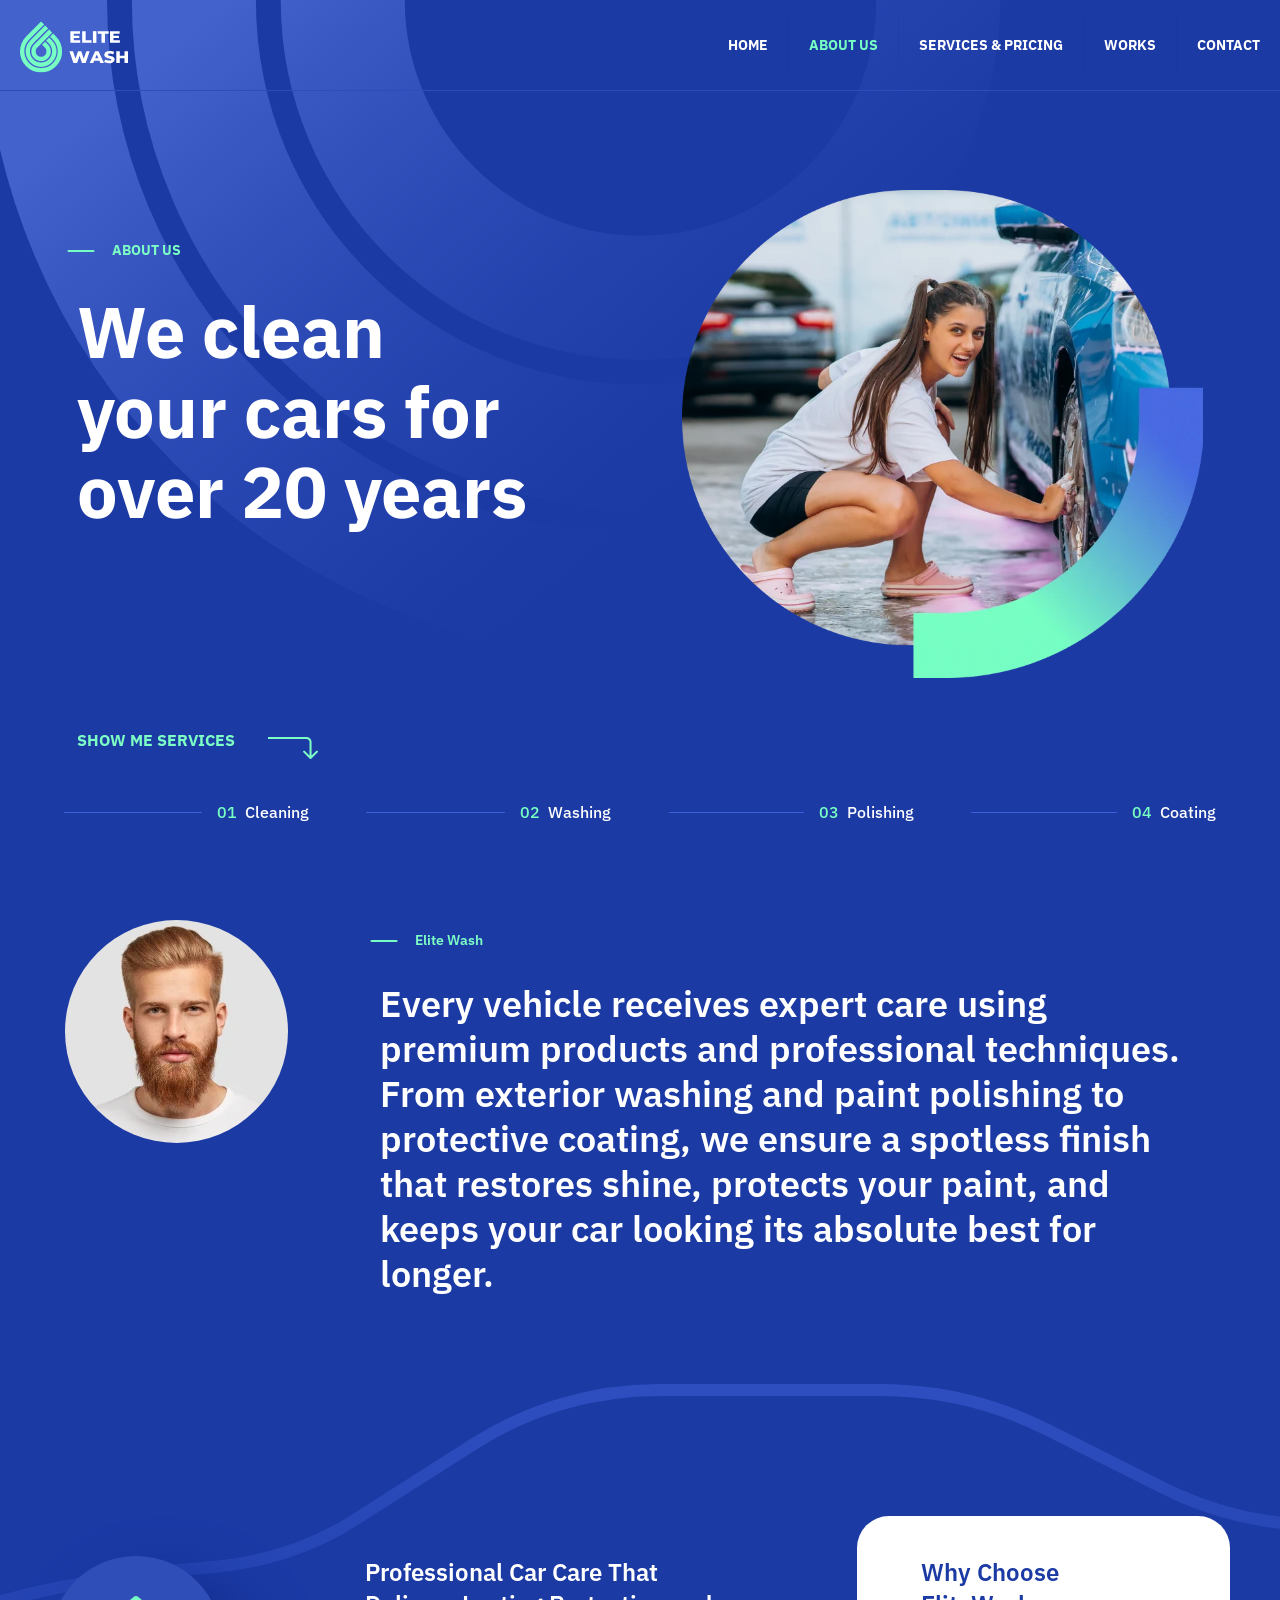
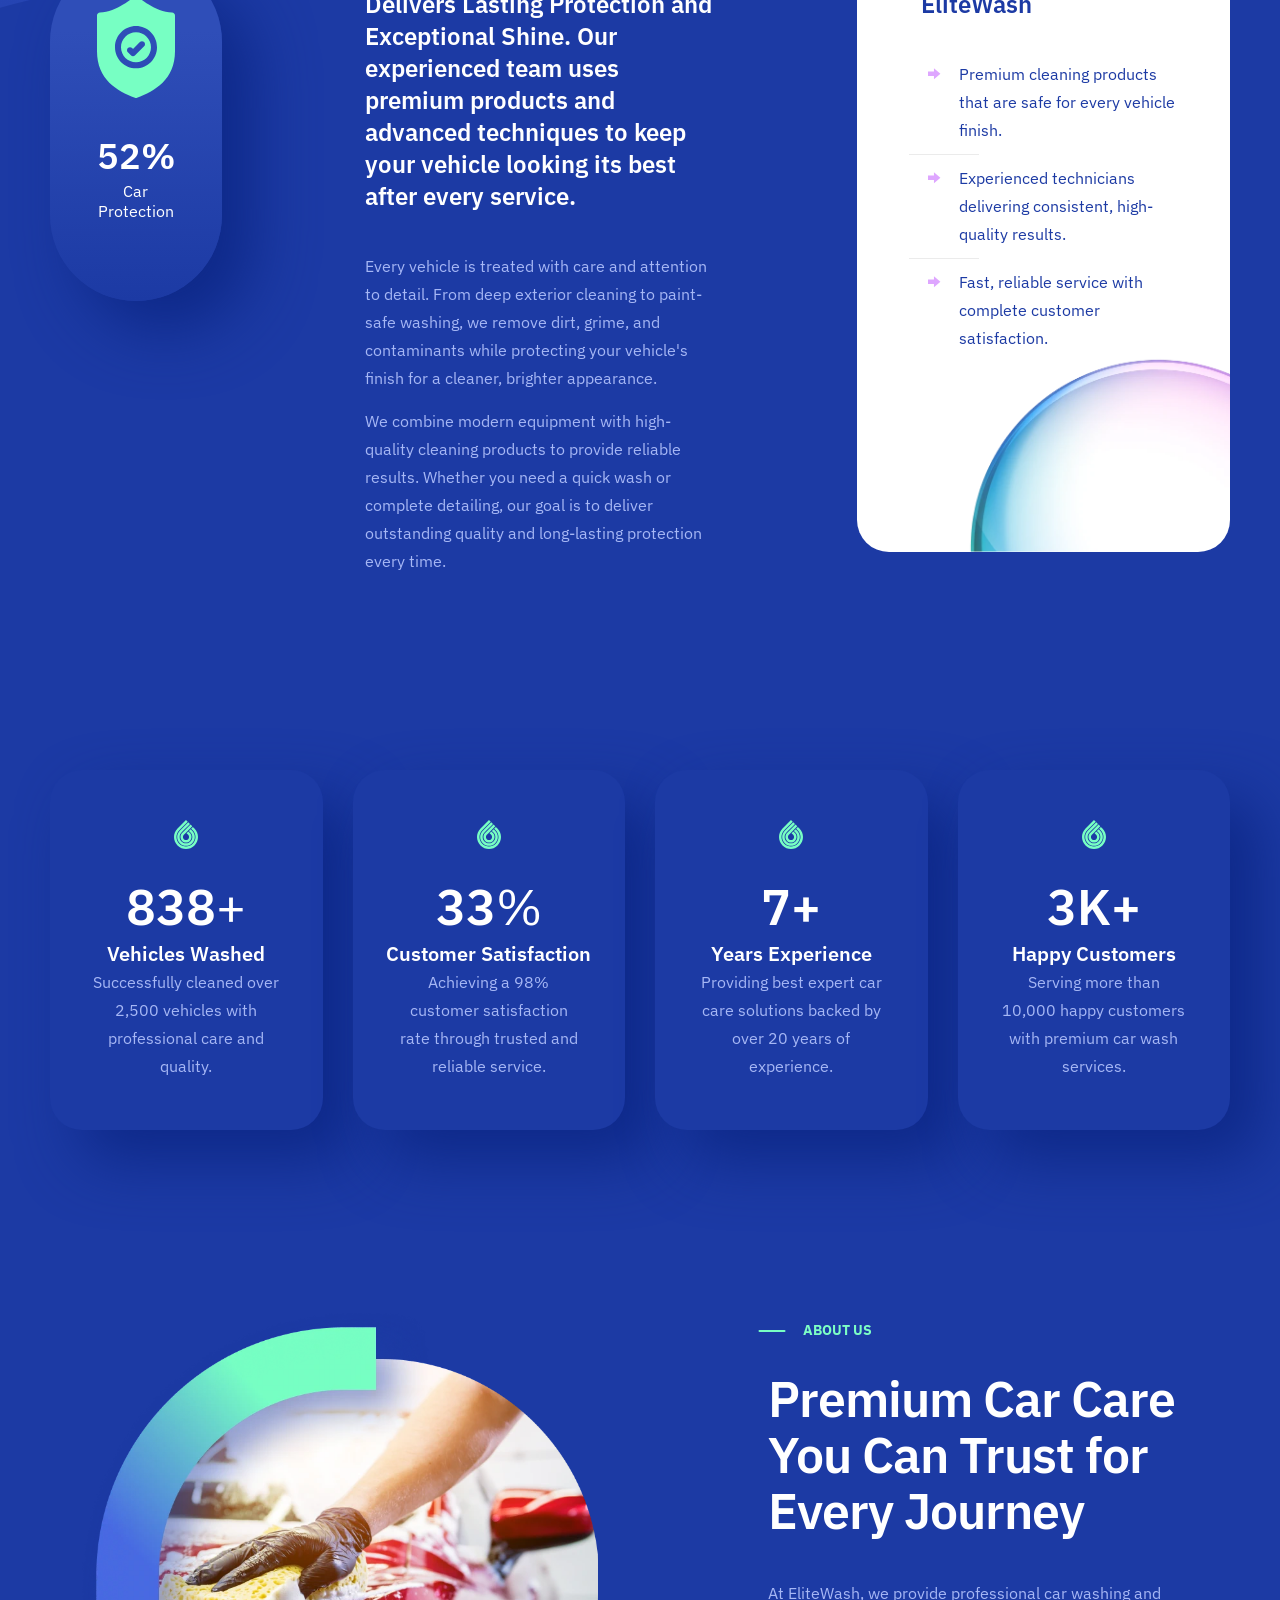
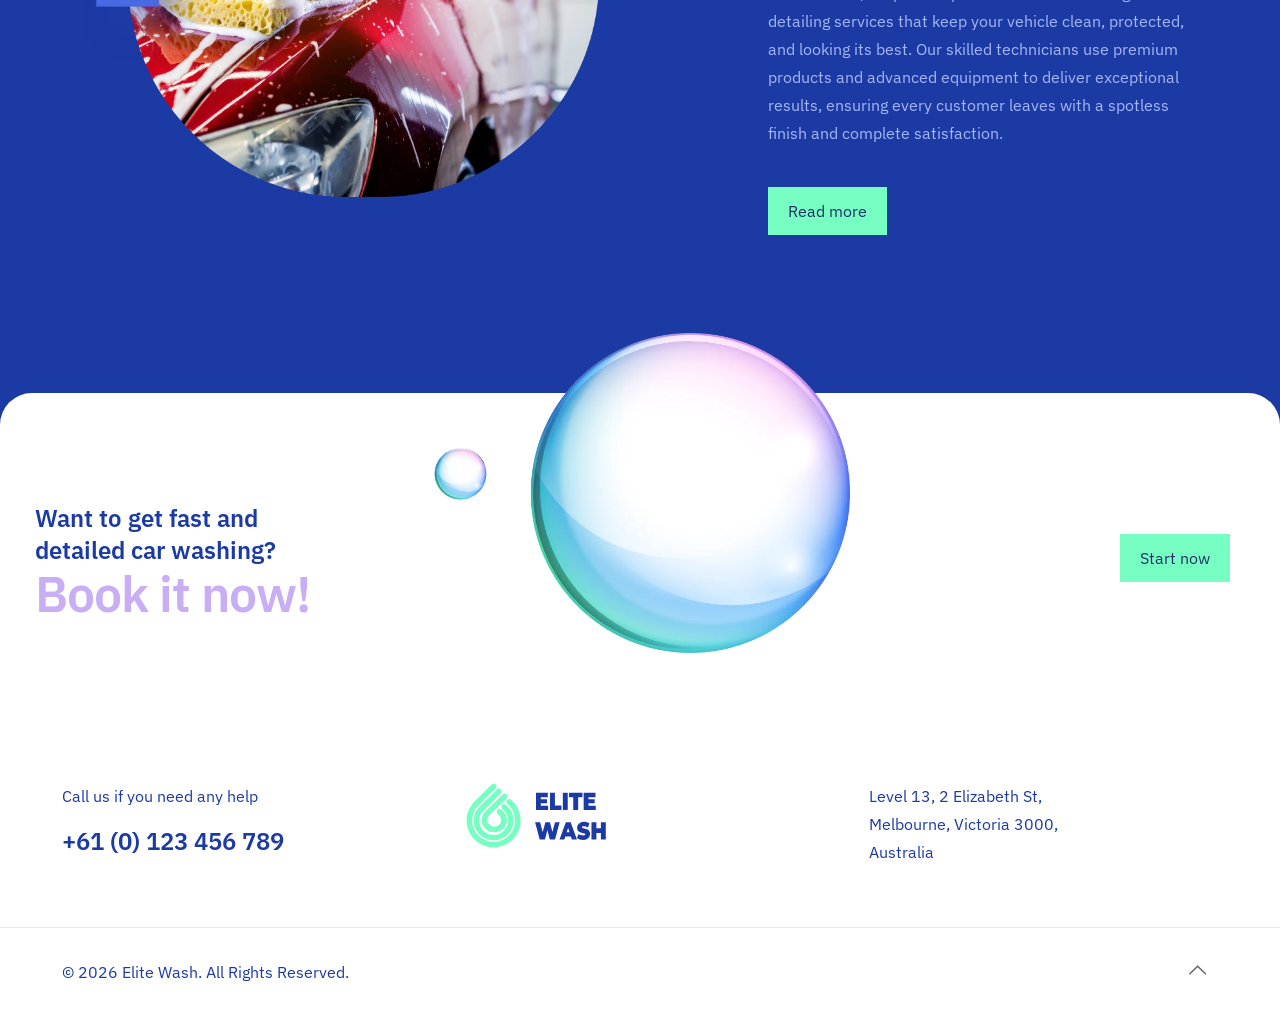
<file: content/carwash3/about.html>
<!DOCTYPE html>
	<!--[if lt IE 7]><html class="no-js lt-ie10 lt-ie9 lt-ie8 lt-ie7"> <![endif]-->
	<!--[if IE 7]><html class="no-js lt-ie10 lt-ie9 lt-ie8"> <![endif]-->
	<!--[if IE 8]><html class="no-js lt-ie10 lt-ie9"> <![endif]-->
	<!--[if IE 9]><html class="no-js lt-ie10"> <![endif]-->
	<!--[if gt IE 8]><!-->
	<html class="no-js">
	<!--<![endif]-->
	<head>
		<!-- Basic Page Needs -->
		<meta charset="utf-8">
		<title>EliteWash</title>
		<meta name="description" content="">
		<meta name="author" content="">
		<!-- Mobile Specific Metas -->
		<meta name="viewport" content="width=device-width, initial-scale=1, maximum-scale=1">
		<!-- FONTS -->
		<link rel='stylesheet' href='https://fonts.googleapis.com/css?family=Inter:100,200,300,400,400italic,500,600,700,700italic,900'>
		<link rel='stylesheet' href='https://fonts.googleapis.com/css?family=Montserrat:100,200,300,400,400italic,500,600,700,700italic,900'>
		<link rel='stylesheet' href='https://fonts.googleapis.com/css?family=IBM+Plex+Sans:100,200,300,400,400italic,500,600,700,700italic,900'>
		<!-- Bootstrap core CSS -->
		<link href="../../css/bootstrap.min.css" rel="stylesheet">
		<!--CSS -->
		<link rel='stylesheet' href='css/structure.css'>
		<link rel='stylesheet' href='css/carwash3.css'> </head>

	<body class=" page content-brightness-dark input-brightness-dark style-simple button-custom layout-full-width if-zoom no-content-padding no-shadows header-transparent header-fw sticky-header sticky-tb-color ab-hide subheader-both-center menu-link-color menuo-right mobile-tb-center mobile-side-slide mobile-mini-mr-ll tablet-sticky mobile-sticky mobile-header-mini mobile-icon-user-ss mobile-icon-wishlist-ss mobile-icon-search-ss mobile-icon-wpml-ss mobile-icon-action-ss be-page-9">
		<div id="Wrapper">
			<div id="Header_wrapper">
				<header id="Header">
					<div id="Top_bar">
						<div class="container">
							<div class="column one">
								<div class="top_bar_left clearfix">
									<div class="logo">
										<a id="logo" href="../../index.html" data-height="60" data-padding="15"><img class="logo-main scale-with-grid svg" src="images/carwash.svg" data-retina="" data-height="" alt="carwash" data-no-retina/><img class="logo-sticky scale-with-grid svg" src="images/carwash.svg" data-retina="" data-height="" alt="carwash" data-no-retina/><img class="logo-mobile scale-with-grid svg" src="images/carwash.svg" data-retina="" data-height="" alt="carwash" data-no-retina/><img class="logo-mobile-sticky scale-with-grid svg" src="images/carwash.svg" data-retina="" data-height="" alt="carwash" data-no-retina/></a>
									</div>
									<div class="menu_wrapper"> <a class="responsive-menu-toggle" href="#" aria-label="Mobile menu"><i class="icon-menu-fine" aria-hidden="true"></i></a>
										<nav id="menu" role="navigation" aria-expanded="false" aria-label="Main Menu">
											<ul id="menu-main-menu" class="menu menu-main">
												<li> <a href="../../index.html"><span>HOME</span></a> </li>
												<li class=" current-menu-item page_item current_page_item"> <a href="about.html"><span>ABOUT US</span></a> </li>
												<li> <a href="services.html"><span>SERVICES &#038; PRICING</span></a> </li>
												<li> <a href="works.html"><span>WORKS</span></a> </li>
												<li> <a href="contact.html"><span>CONTACT</span></a> </li>
											</ul>
										</nav>
									</div>
								</div>
							</div>
						</div>
					</div>
				</header>
			</div>
			<div id="Content" role="main">
				<div class="section mcb-section mcb-section_custom46 default-width">
					<div class="section_wrapper mcb-section_inner_custom46 row">
						<div class="col-md-6 mcb-wrap_custom116 tablet-one-second mobile-one clearfix" data-desktop-col="one-second" data-tablet-col="tablet-one-second" data-mobile-col="mobile-one">
							<div class="mcb-wrap_inner mcb-wrap_inner_custom116">
								<div class="col-12 mcb_item_custom243 tablet-one mobile-one column_icon_box_2 mfn-item-inline">
									<div class=" mcb-column_inner_custom243">
										<div class="mfn-icon-box mfn-icon-box-left mfn-icon-box-center">
											<div class="icon-wrapper"> <i class="icon-minus-fine" aria-hidden="true"></i> </div>
											<div class="desc-wrapper">
												<h6 class="title">ABOUT US</h6> </div>
										</div>
									</div>
								</div>
								<div class="col-12 mcb_item_custom413 tablet-one mobile-one column_heading">
									<div class="mcb-column-inner">
										<h1 class="title">We clean your cars for over 20 years</h1> </div>
								</div>
							</div>
						</div>
						<div class="col-md-6 mcb-wrap_custom117 tablet-one-second mobile-one clearfix" data-desktop-col="one-second" data-tablet-col="tablet-one-second" data-mobile-col="mobile-one">
							<div class="mcb-wrap_inner mcb-wrap_inner_custom117">
								<div class="col-12 tablet-one mobile-one">
									<div class="mcb-column-inner">
										<div class="image_frame element_classes image_item no_link scale-with-grid alignnone no_border">
											<div class="image_wrapper"><img class="scale-with-grid" src="images/carwash3-about-pic1.webp" alt="carwash3-about-pic1" width="780" height="730" /> </div>
										</div>
									</div>
								</div>
							</div>
						</div>
						<div class="col-12 mcb-wrap_custom127 tablet-one mobile-one clearfix" data-desktop-col="one" data-tablet-col="tablet-one" data-mobile-col="mobile-one">
							<div class="mcb-wrap_inner mcb-wrap_inner_custom127">
								<div class="col-3 mcb_item_custom414 tablet-one mobile-one column_icon_box_2 mfn-item-inline">
									<div class="mcb-column-inner">
										<a href="#">
											<div class="mfn-icon-box mfn-icon-box-right mfn-icon-box-end mfn-icon-box-box-scale">
												<div class="icon-wrapper"><img class="scale-with-grid" src="images/carwash3-arrow1.svg" alt="carwash3-arrow1" width="" height="" /> </div>
												<div class="desc-wrapper">
													<div class="desc"> SHOW ME SERVICES </div>
												</div>
											</div>
										</a>
									</div>
								</div>
							</div>
						</div>
						<div class="col-12 mcb_wrap_custom9 tablet-one mobile-one clearfix" data-desktop-col="one" data-tablet-col="tablet-one" data-mobile-col="mobile-one">
							<div class="mcb-wrap_inner row">
								<div class="col-md-3 mcb_item_custom244 tablet-one-fourth mobile-one-second _2">
									<div class=" mcb-column_inner_custom244">
										<div class="mfn-divider mfn-divider-advanced mfn-divider-border mfn-divider-border-solid mfn-divider-end">
											<div class="mfn-divider-inner"> <span class="divider-addon divider-label"><span style="color:#77FFC3">01</span>&nbsp;&nbsp;Cleaning</span>
											</div>
										</div>
									</div>
								</div>
								<div class="col-md-3 mcb_item_custom245 tablet-one-fourth mobile-one-second _2">
									<div class=" mcb-column_inner_custom245">
										<div class="mfn-divider mfn-divider-advanced mfn-divider-border mfn-divider-border-solid mfn-divider-end">
											<div class="mfn-divider-inner"> <span class="divider-addon divider-label"><span style="color:#77FFC3">02</span>  Washing</span>
											</div>
										</div>
									</div>
								</div>
								<div class="col-md-3 mcb_item_custom246 tablet-one-fourth mobile-one-second _2">
									<div class=" mcb-column_inner_custom246">
										<div class="mfn-divider mfn-divider-advanced mfn-divider-border mfn-divider-border-solid mfn-divider-end">
											<div class="mfn-divider-inner"> <span class="divider-addon divider-label"><span style="color:#77FFC3">03</span>&nbsp;&nbsp;Polishing</span>
											</div>
										</div>
									</div>
								</div>
								<div class="col-md-3 mcb_item_custom247 tablet-one-fourth mobile-one-second _2">
									<div class=" mcb-column_inner_custom247">
										<div class="mfn-divider mfn-divider-advanced mfn-divider-border mfn-divider-border-solid mfn-divider-end">
											<div class="mfn-divider-inner"> <span class="divider-addon divider-label"><span style="color:#77FFC3">04</span>&nbsp;&nbsp;Coating</span>
											</div>
										</div>
									</div>
								</div>
							</div>
						</div>
					</div>
				</div>
				<div class="section mcb-section mcb_section_custom21 default-width">
					<div class="section_wrapper">
						<div class="col-md-3 tablet-one-fourth mobile-one clearfix" data-desktop-col="one-fourth" data-tablet-col="tablet-one-fourth" data-mobile-col="mobile-one">
							<div class="mcb-wrap_inner">
								<div class="col-12 mcb_item_custom259 tablet-one mobile-one">
									<div class=" mcb-column_inner_custom259">
										<div class="image_frame element_classes image_item no_link scale-with-grid alignnone no_border">
											<div class="image_wrapper"><img class="scale-with-grid" src="images/carwash3-about-pic2.webp" alt="carwash3-about-pic2" width="223" height="223" /> </div>
										</div>
									</div>
								</div>
							</div>
						</div>
						<div class="col-md-9 tablet-three-fourth mobile-one clearfix" data-desktop-col="three-fourth" data-tablet-col="tablet-three-fourth" data-mobile-col="mobile-one">
							<div class="mcb-wrap_inner">
								<div class="col-12 mcb_item_custom248 tablet-one mobile-one column_icon_box_2 mfn-item-inline">
									<div class=" mcb-column_inner_custom248">
										<div class="mfn-icon-box mfn-icon-box-left mfn-icon-box-center">
											<div class="icon-wrapper"> <i class="icon-minus-fine" aria-hidden="true"></i> </div>
											<div class="desc-wrapper">
												<h6 class="title">Elite Wash</h6> </div>
										</div>
									</div>
								</div>
								<div class="col-12 mcb_item_custom415 tablet-one mobile-one column_heading">
									<div class="mcb-column-inner">
										<h3 style="color:#FFF;" class="title">Every vehicle receives expert care using premium products and professional techniques. From exterior washing and paint polishing to protective coating, we ensure a spotless finish that restores shine, protects your paint, and keeps your car looking its absolute best for longer.</h3> </div>
								</div>
							</div>
						</div>
					</div>
				</div>
				<div class="section mcb-section mcb-section_custom43 default-width">
					<div class="section_wrapper mcb-section_inner_custom43 row">
						<div class="col-md-2 mcb-wrap_custom118 tablet-one-fourth mobile-two-fifth clearfix" data-desktop-col="one-sixth" data-tablet-col="tablet-one-fourth" data-mobile-col="mobile-two-fifth">
							<div class="mcb-wrap_inner mcb-wrap_inner_custom118">
								<div class="col-12 mcb_item_custom249 tablet-one mobile-one">
									<div class=" mcb-column_inner_custom249">
										<div class="image_frame element_classes image_item no_link scale-with-grid alignnone no_border">
											<div class="image_wrapper"><img class="scale-with-grid" src="images/carwash3-home-icon1.svg" alt="carwash3-home-icon1" /> </div>
										</div>
									</div>
								</div>
								<div class="col-12 mcb_item_custom416 tablet-one mobile-one column_counter">
									<div class="mcb-column-inner">
										<div class="counter counter_vertical animate-math">
											<div class="desc_wrapper">
												<div class="number-wrapper"> <span class="number" data-to="100">100</span><span class="label postfix">%</span> </div>
												<p class="title"> Car Protection </p>
											</div>
										</div>
									</div>
								</div>
							</div>
						</div>
						<div class="col-md-6 mcb-wrap_custom119 tablet-three-fourth mobile-three-fifth clearfix" data-desktop-col="one-second" data-tablet-col="tablet-three-fourth" data-mobile-col="mobile-three-fifth">
							<div class="mcb-wrap_inner mcb-wrap_inner_custom119">
								<div class="col-12 mcb_item_custom417 tablet-one mobile-one column_heading">
									<div class="mcb-column-inner">
										<h4 class="title">Professional Car Care That Delivers Lasting Protection and Exceptional Shine. Our experienced team uses premium products and advanced techniques to keep your vehicle looking its best after every service.</h4> </div>
								</div>
								<div class="col-12 tablet-one mobile-one">
									<div class="mcb-column-inner">
										<div class="column_attr mfn-inline-editor clearfix">
											<p> Every vehicle is treated with care and attention to detail. From deep exterior cleaning to paint-safe washing, we remove dirt, grime, and contaminants while protecting your vehicle's finish for a cleaner, brighter appearance. </p>
											<p> We combine modern equipment with high-quality cleaning products to provide reliable results. Whether you need a quick wash or complete detailing, our goal is to deliver outstanding quality and long-lasting protection every time. </p>
										</div>
									</div>
								</div>
							</div>
						</div>
						<div class="col-md-4 mcb-wrap_custom120 tablet-one mobile-one clearfix" data-desktop-col="one-third" data-tablet-col="tablet-one" data-mobile-col="mobile-one">
							<div class="mcb-wrap_inner mcb-wrap_inner_custom120">
								<div class="col-12 tablet-one mobile-one column_heading">
									<div class="mcb-column-inner">
										<h4 class="title">Why Choose EliteWash</h4> </div>
								</div>
								<div class="col-12 mcb_item_custom253 tablet-one-second mobile-one">
									<div class=" mcb-column_inner_custom253">
										<div class="column_attr mfn-inline-editor clearfix">
											<ul class="list_custom" style="color:#1C3AA4;">
												<li> <i class="icon-right" style="color:#DEA6FF" aria-hidden="true"></i> Premium cleaning products that are safe for every vehicle finish. </li>
												<li> <i class="icon-right" style="color:#DEA6FF" aria-hidden="true"></i>Experienced technicians delivering consistent, high-quality results.</li>
												<li> <i class="icon-right" style="color:#DEA6FF" aria-hidden="true"></i> Fast, reliable service with complete customer satisfaction.</li>
											</ul>
										</div>
									</div>
								</div>
							</div>
						</div>
					</div>
				</div>
				<div class="section mcb-section mcb_section_custom22 default-width">
					<div class="section_wrapper row no-gutters">
						<div class="col-md-3 mcb-wrap_custom121 tablet-one-second mobile-one clearfix" data-desktop-col="one-fourth" data-tablet-col="tablet-one-second" data-mobile-col="mobile-one">
							<div class="mcb-wrap_inner mcb-wrap_inner_custom121">
								<div class="col-12 mcb_item_custom254 tablet-one mobile-one column_counter">
									<div class=" mcb-column_inner_custom254">
										<div class="counter counter_vertical animate-math">
											<div class="icon_wrapper"><img src="images/carwash3-about-icon2.svg" alt="carwash3-about-icon2" width="" height="" /> </div>
											<div class="desc_wrapper">
												<div class="number-wrapper">
											        <span class="number" data-to="2500">2500+</span><span style="color:#ffffff;">+</span>
											    </div>
												<p class="title"> Vehicles Washed </p>
											</div>
										</div>
									</div>
								</div>
								<div class="col-12 mcb_item_custom418 tablet-one mobile-one">
									<div class="mcb-column-inner">
										<div class="column_attr mfn-inline-editor clearfix"> Successfully cleaned over 2,500 vehicles with professional care and quality.</div>
									</div>
								</div>
							</div>
						</div>
						<div class="col-md-3 mcb-wrap_custom122 tablet-one-second mobile-one clearfix" data-desktop-col="one-fourth" data-tablet-col="tablet-one-second" data-mobile-col="mobile-one">
							<div class="mcb-wrap_inner mcb-wrap_inner_custom122">
								<div class="col-12 mcb_item_custom255 tablet-one mobile-one column_counter">
									<div class=" mcb-column_inner_custom255">
										<div class="counter counter_vertical animate-math">
											<div class="icon_wrapper"><img src="images/carwash3-about-icon2.svg" alt="carwash3-about-icon2" width="" height="" /> </div>
											<div class="desc_wrapper">
											    <div class="number-wrapper">
											        <span class="number" data-to="98">98</span><span style="color:#ffffff;">%</span>
											    </div>
											    <p class="title">Customer Satisfaction</p>
											</div>
										</div>
									</div>
								</div>
								<div class="col-12 mcb_item_custom419 tablet-one mobile-one">
									<div class="mcb-column-inner">
										<div class="column_attr mfn-inline-editor clearfix"> Achieving a 98% customer satisfaction rate through trusted and reliable service.</div>
									</div>
								</div>
							</div>
						</div>
						<div class="col-md-3 mcb-wrap_custom123 tablet-one-second mobile-one clearfix" data-desktop-col="one-fourth" data-tablet-col="tablet-one-second" data-mobile-col="mobile-one">
							<div class="mcb-wrap_inner mcb-wrap_inner_custom123">
								<div class="col-12 mcb_item_custom256 tablet-one mobile-one column_counter">
									<div class=" mcb-column_inner_custom256">
										<div class="counter counter_vertical animate-math">
											<div class="icon_wrapper"><img src="images/carwash3-about-icon2.svg" alt="carwash3-about-icon2" width="" height="" /> </div>
											<div class="desc_wrapper">
												<div class="number-wrapper"> <span class="number" data-to="20">20+</span><span class="label postfix">+</span> </div>
												<p class="title"> Years Experience </p>
											</div>
										</div>
									</div>
								</div>
								<div class="col-12 mcb_item_custom420 tablet-one mobile-one">
									<div class="mcb-column-inner">
										<div class="column_attr mfn-inline-editor clearfix"> Providing best expert car care solutions backed by over 20 years of experience.</div>
									</div>
								</div>
							</div>
						</div>
						<div class="col-md-3 mcb-wrap_custom124 tablet-one-second mobile-one clearfix" data-desktop-col="one-fourth" data-tablet-col="tablet-one-second" data-mobile-col="mobile-one">
							<div class="mcb-wrap_inner mcb-wrap_inner_custom124">
								<div class="col-12 mcb_item_custom257 tablet-one mobile-one column_counter">
									<div class=" mcb-column_inner_custom257">
										<div class="counter counter_vertical animate-math">
											<div class="icon_wrapper"><img src="images/carwash3-about-icon2.svg" alt="carwash3-about-icon2" width="" height="" /> </div>
											<div class="desc_wrapper">
												<div class="number-wrapper"> <span class="label prefix"></span><span class="number" data-to="10">10K+</span><span class="label postfix">K+</span> </div>
												<p class="title"> Happy Customers </p>
											</div>
										</div>
									</div>
								</div>
								<div class="col-12 mcb_item_custom421 tablet-one mobile-one">
									<div class="mcb-column-inner">
										<div class="column_attr mfn-inline-editor clearfix"> Serving more than 10,000 happy customers with premium car wash services.</div>
									</div>
								</div>
							</div>
						</div>
					</div>
				</div>
				<div class="section mcb-section mcb-section_custom44 default-width">
					<div class="section_wrapper mcb-section_inner_custom44">
						<div class="col-md-6 tablet-one-second mobile-one clearfix" data-desktop-col="one-second" data-tablet-col="tablet-one-second" data-mobile-col="mobile-one">
							<div class="mcb-wrap_inner">
								<div class="col-12 tablet-one mobile-one">
									<div class="mcb-column-inner">
										<div class="image_frame element_classes image_item no_link scale-with-grid alignnone no_border">
											<div class="image_wrapper"><img class="scale-with-grid" src="images/carwash3-about-pic4.webp" alt="carwash3-about-pic4" width="810" height="760" /> </div>
										</div>
									</div>
								</div>
							</div>
						</div>
						<div class="col-md-6 mcb-wrap_custom125 tablet-one-second mobile-one clearfix" data-desktop-col="one-second" data-tablet-col="tablet-one-second" data-mobile-col="mobile-one">
							<div class="mcb-wrap_inner mcb-wrap_inner_custom125">
								<div class="col-12 mcb_item_custom250 tablet-one mobile-one column_icon_box_2 mfn-item-inline">
									<div class=" mcb-column_inner_custom250">
										<div class="mfn-icon-box mfn-icon-box-left mfn-icon-box-center">
											<div class="icon-wrapper"> <i class="icon-minus-fine" aria-hidden="true"></i> </div>
											<div class="desc-wrapper">
												<h6 class="title">ABOUT US</h6> </div>
										</div>
									</div>
								</div>
								<div class="col-12 mcb_item_custom422 tablet-one mobile-one column_heading">
									<div class="mcb-column-inner">
										<h2 class="title">Premium Car Care You Can Trust for Every Journey </h2> </div>
								</div>
								<div class="col-12 tablet-one mobile-one">
									<div class="mcb-column-inner">
										<div class="column_attr mfn-inline-editor clearfix"> At EliteWash, we provide professional car washing and detailing services that keep your vehicle clean, protected, and looking its best. Our skilled technicians use premium products and advanced equipment to deliver exceptional results, ensuring every customer leaves with a spotless finish and complete satisfaction.</div>
									</div>
								</div>
								<div class="col-12 tablet-one mobile-one">
									<div class="mcb-column-inner"> <a class="button button_theme button_size_2" href="#"><span class="button_label">Read more</span></a> </div>
								</div>
							</div>
						</div>
					</div>
				</div>
				<div class="section mcb-section mcb-section_custom42 default-width">
					<div class="section_wrapper mcb-section_inner_custom42 row no-gutters">
						<div class="col-md-3 mcb_wrap_custom8 tablet-one-third mobile-one clearfix" data-desktop-col="one-fourth" data-tablet-col="tablet-one-third" data-mobile-col="mobile-one">
							<div class="mcb-wrap_inner row no-gutters">
								<div class="col-12 mcb_item_custom241 tablet-one mobile-one column_heading">
									<div class=" mcb-column_inner_custom241">
										<h4 class="title">Want to get fast and detailed car washing?</h4> </div>
								</div>
								<div class="col-12 mcb_item_custom238 tablet-one mobile-one column_heading">
									<div class=" mcb-column_inner_custom238">
										<h2 class="title">Book it now!</h2> </div>
								</div>
							</div>
						</div>
						<div class="col-md-6 mcb-wrap_custom114 tablet-one-third mobile-one clearfix" data-desktop-col="one-second" data-tablet-col="tablet-one-third" data-mobile-col="mobile-one">
							<div class="mcb-wrap_inner mcb-wrap_inner_custom114">
								<div class="col-12 mcb_item_custom239 tablet-one mobile-one">
									<div class=" mcb-column_inner_custom239">
										<div class="image_frame element_classes image_item no_link scale-with-grid alignnone no_border">
											<div class="image_wrapper"><img class="scale-with-grid" src="images/carwash3-book-pic1.webp" alt="carwash3-book-pic1" width="780" height="593" /> </div>
										</div>
									</div>
								</div>
							</div>
						</div>
						<div class="col-md-3 mcb-wrap_custom115 tablet-one-third mobile-one clearfix" data-desktop-col="one-fourth" data-tablet-col="tablet-one-third" data-mobile-col="mobile-one">
							<div class="mcb-wrap_inner mcb-wrap_inner_custom115">
								<div class="col-12 mcb_item_custom242 tablet-one mobile-one">
									<div class=" mcb-column_inner_custom242"> <a class="button button_theme button_size_2" href="#"><span class="button_label">Start now</span></a> </div>
								</div>
							</div>
						</div>
					</div>
				</div>
			</div>
			<footer id="Footer" class="clearfix" role="contentinfo">
				<div class="container">
					<div class="row mcb-wrap_inner">
						<div class="col-12">
							<hr class="no_line" style="margin:0 auto 120px"> </div>
						<div class="col-md-4">
							<div class="mcb-column-inner">
								<p> Call us if you need any help </p>
								<h4><a href="tel:+61383766284" data-type="tel" data-id="tel:+61383766284">+61 (0) 123 456 789</a></h4> </div>
						</div>
						<div class="col-md-4">
							<div class="mcb-column-inner">
								<figure class="wp-block-image size-full">
									<a href="#Header_wrapper"><img src="images/carwash3-footer-logo.svg" class="wp-image-71" /></a>
								</figure>
							</div>
						</div>
						<div class="col-md-4">
							<div class="mcb-column-inner">
								<p> Level 13, 2 Elizabeth St,
									<br> Melbourne, Victoria 3000,
									<br> Australia </p>
							</div>
						</div>
						<div class="col-12">
							<hr class="no_line" style="margin:0 auto 20px"> </div>
					</div>
				</div>
				<div class="footer_copy">
					<div class="container">
						<div class="column one mobile-one">
							<div class="mcb-column-inner"> <a id="back_to_top" class="footer_button" href="#"><i class="icon-up-open-big" aria-label="Back to top icon"></i></a>
								<div class="copyright"> © 2026 Elite Wash. All Rights Reserved.</a> </div>
								<ul class="social" role="navigation" aria-label="Social Menu"></ul>
							</div>
						</div>
					</div>
				</div>
			</footer>
		</div>
		<div id="body_overlay"></div>
		<div id="Side_slide" class="right dark" data-width="250" aria-expanded="false" role="banner" aria-label="Responsive menu">
			<div class="close-wrapper"> <a href="#" class="close"><i class="icon-cancel-fine" aria-label="menu close icon"></i></a> </div>
			<div class="extras">
				<div class="extras-wrapper" role="navigation" aria-label="Extras menu"></div>
			</div>
			<div class="lang-wrapper" role="navigation" aria-label="Translation Menu"></div>
			<div class="menu_wrapper" role="navigation" aria-label="Main Menu"></div>
			<ul class="social" role="navigation" aria-label="Social Menu"></ul>
		</div>
		<!-- JS -->
		<script src="../../js/jquery-3.6.0.min.js"></script>
		<script src="../../js/jquery-migrate-3.3.2.js"></script>
		<script src="../../js/mfn.menu.js"></script>
		<script src="../../js/jquery.plugins.js"></script>
		<script src="../../js/jquery.jplayer.min.js"></script>
		<script src="../../js/animations/animations.js"></script>
		<script src="../../js/translate3d.js"></script>
		<script src="../../js/scripts.js"></script>
	</body>
</html>
</file>
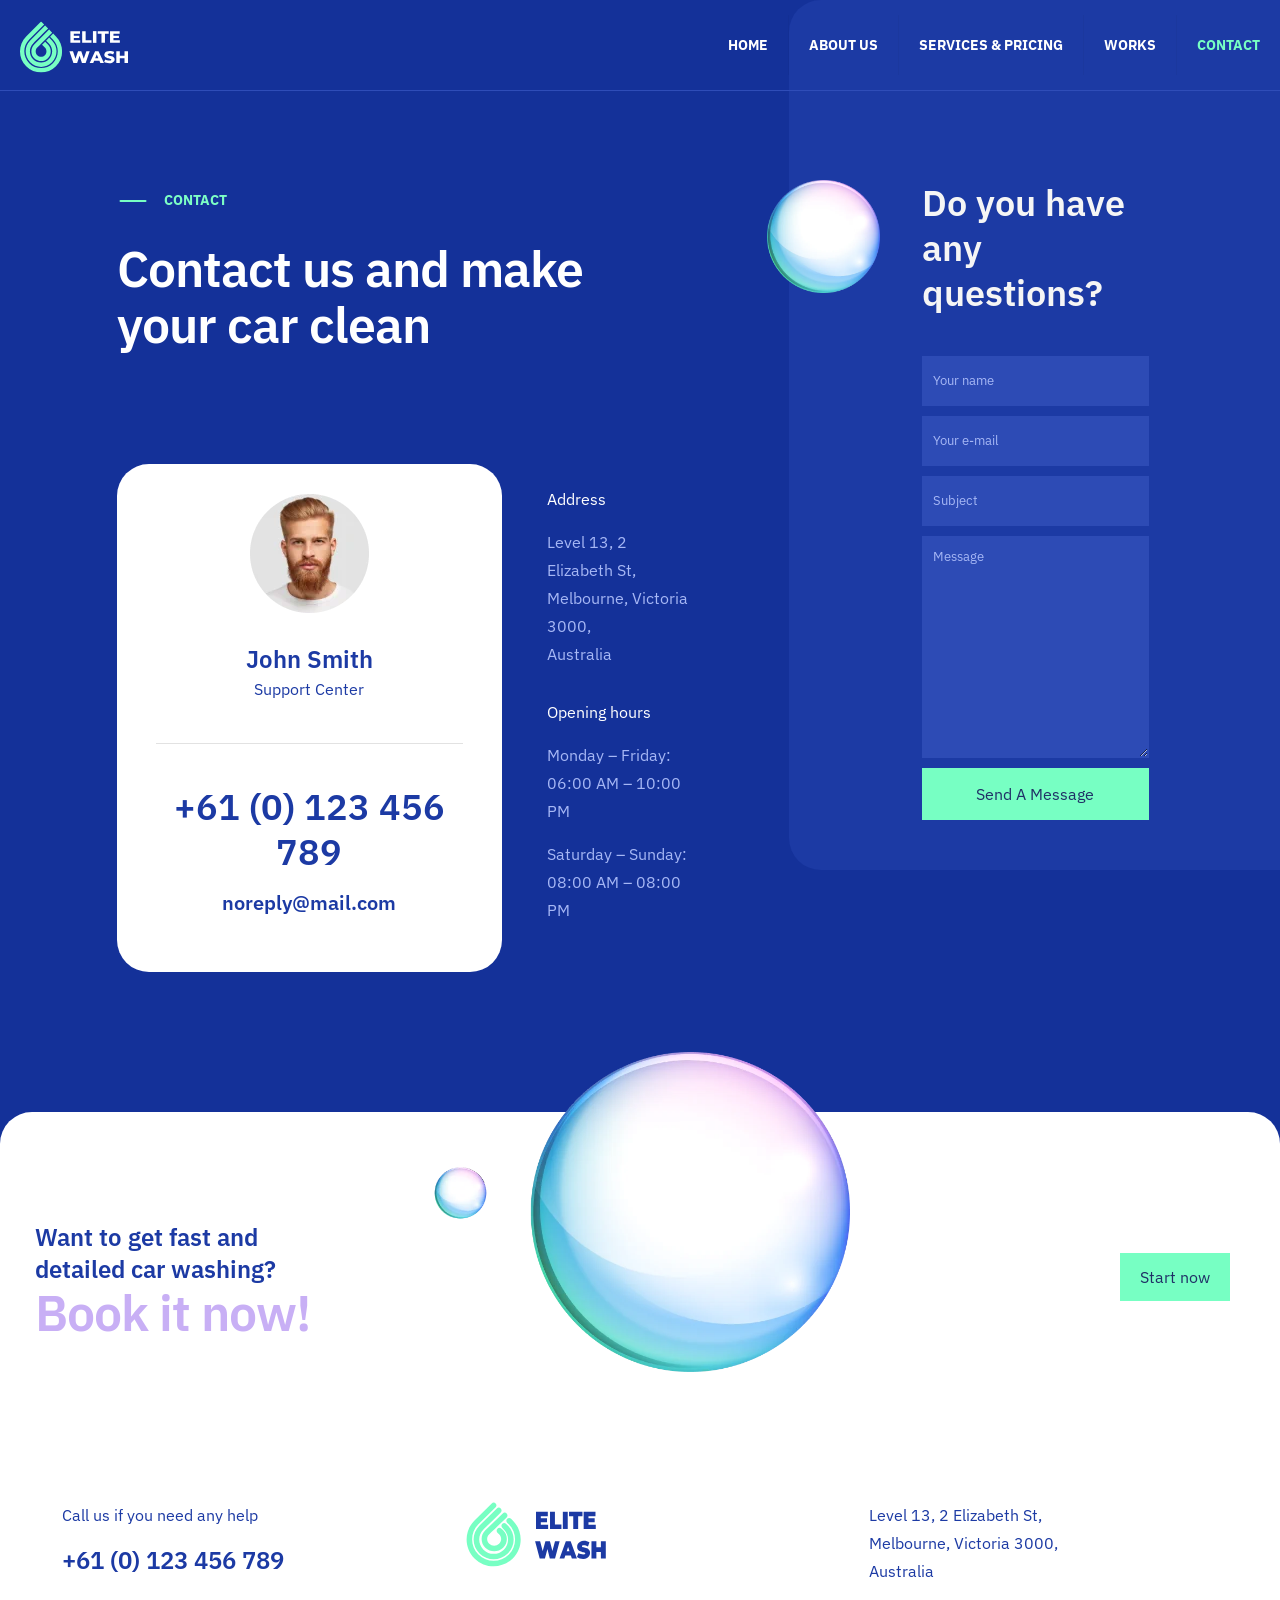
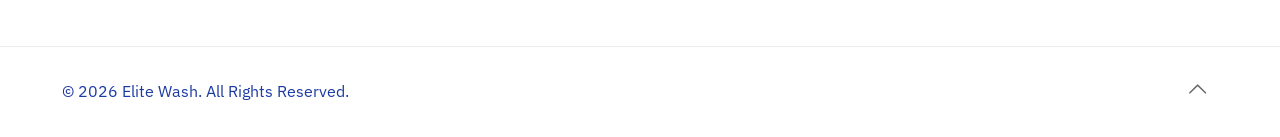
<file: content/carwash3/contact.html>
<!DOCTYPE html>
<!--[if lt IE 7]><html class="no-js lt-ie10 lt-ie9 lt-ie8 lt-ie7"> <![endif]-->
<!--[if IE 7]><html class="no-js lt-ie10 lt-ie9 lt-ie8"> <![endif]-->
<!--[if IE 8]><html class="no-js lt-ie10 lt-ie9"> <![endif]-->
<!--[if IE 9]><html class="no-js lt-ie10"> <![endif]-->
<!--[if gt IE 8]><!-->
<html class="no-js">
<!--<![endif]-->

	<head>
		<!-- Basic Page Needs -->
		<meta charset="utf-8">
		<title>EliteWash</title>
		<meta name="description" content="">
		<meta name="author" content="">
		<!-- Mobile Specific Metas -->
		<meta name="viewport" content="width=device-width, initial-scale=1, maximum-scale=1">
		<!-- FONTS -->
		<link rel='stylesheet' href='https://fonts.googleapis.com/css?family=Inter:100,200,300,400,400italic,500,600,700,700italic,900'>
		<link rel='stylesheet' href='https://fonts.googleapis.com/css?family=Montserrat:100,200,300,400,400italic,500,600,700,700italic,900'>
		<link rel='stylesheet' href='https://fonts.googleapis.com/css?family=IBM+Plex+Sans:100,200,300,400,400italic,500,600,700,700italic,900'>
		<!-- Bootstrap core CSS -->
		<link href="../../css/bootstrap.min.css" rel="stylesheet">
		<!--CSS -->
		<link rel='stylesheet' href='css/structure.css'>
		<link rel='stylesheet' href='css/carwash3.css'> </head>

	<body class=" page content-brightness-dark input-brightness-dark style-simple button-custom layout-full-width if-zoom no-content-padding no-shadows header-transparent header-fw sticky-header sticky-tb-color ab-hide subheader-both-center menu-link-color menuo-right mobile-tb-center mobile-side-slide mobile-mini-mr-ll tablet-sticky mobile-sticky mobile-header-mini mobile-icon-user-ss mobile-icon-wishlist-ss mobile-icon-search-ss mobile-icon-wpml-ss mobile-icon-action-ss be-page-15">
		<div id="Wrapper">
			<div id="Header_wrapper">
				<header id="Header">
					<div id="Top_bar">
						<div class="container">
							<div class="column one">
								<div class="top_bar_left clearfix">
									<div class="logo">
										<a id="logo" href="../../index.html" data-height="60" data-padding="15"><img class="logo-main scale-with-grid svg" src="images/carwash.svg" data-retina="" data-height="" alt="carwash" data-no-retina/><img class="logo-sticky scale-with-grid svg" src="images/carwash.svg" data-retina="" data-height="" alt="carwash" data-no-retina/><img class="logo-mobile scale-with-grid svg" src="images/carwash.svg" data-retina="" data-height="" alt="carwash" data-no-retina/><img class="logo-mobile-sticky scale-with-grid svg" src="images/carwash.svg" data-retina="" data-height="" alt="carwash" data-no-retina/></a>
									</div>
									<div class="menu_wrapper"> <a class="responsive-menu-toggle" href="#" aria-label="Mobile menu"><i class="icon-menu-fine" aria-hidden="true"></i></a>
										<nav id="menu" role="navigation" aria-expanded="false" aria-label="Main Menu">
											<ul id="menu-main-menu" class="menu menu-main">
												<li> <a href="../../index.html"><span>HOME</span></a> </li>
												<li> <a href="about.html"><span>ABOUT US</span></a> </li>
												<li> <a href="services.html"><span>SERVICES &#038; PRICING</span></a> </li>
												<li> <a href="works.html"><span>WORKS</span></a> </li>
												<li class=" current-menu-item page_item current_page_item"> <a href="contact.html"><span>CONTACT</span></a> </li>
											</ul>
										</nav>
									</div>
								</div>
							</div>
						</div>
					</div>
				</header>
			</div>
			<div id="Content" role="main">
				<div class="section mcb-section mcb-section_custom35 full-width">
					<div class="section_wrapper mcb-section_inner_custom35 row">
						<div class="col-md-7 mcb-wrap_custom95 tablet-three-fifth mobile-one clearfix" data-desktop-col="two-fifth" data-tablet-col="tablet-three-fifth" data-mobile-col="mobile-one">
							<div class="mcb-wrap_inner mcb-wrap_inner_custom95 row">
								<div class="col-12 mcb_item_custom193 tablet-one mobile-one column_icon_box_2 mfn-item-inline">
									<div class=" mcb-column_inner_custom193">
										<div class="mfn-icon-box mfn-icon-box-left mfn-icon-box-center">
											<div class="icon-wrapper"> <i class="icon-minus-fine" aria-hidden="true"></i> </div>
											<div class="desc-wrapper">
												<h6 class="title">CONTACT</h6> </div>
										</div>
									</div>
								</div>
								<div class="col-md-10 mcb_item_custom194 tablet-one mobile-one column_heading">
									<div class=" mcb-column_inner_custom194">
										<h2 class="title">Contact us and make your car clean</h2> </div>
								</div>
								<div class="col-12">
									<hr class="no_line" style="margin:0 auto 40px"> </div>
								<div class="col-md-8">
									<div class="row">
										<div class="col-12 mcb_item_custom195 tablet-one mobile-one column_icon_box_2">
											<div class=" mcb-column_inner_custom195">
												<div class="mfn-icon-box mfn-icon-box-top mfn-icon-box-center">
													<div class="icon-wrapper"><img class="scale-with-grid" src="images/carwash3-contact-pic2.webp" /> </div>
													<div class="desc-wrapper">
														<h4 class="title">John Smith</h4>
														<div class="desc"> Support Center </div>
													</div>
												</div>
											</div>
										</div>
										<div class="col-12 mcb_item_custom196 tablet-one mobile-one">
											<div class=" mcb-column_inner_custom196">
												<div class="column_attr mfn-inline-editor clearfix">
													<hr style="margin:0 auto 40px;background-color:#E2E2E2" />
													<h3><a href="tel:+61383766284">+61 (0) 123 456 789</a></h3>
													<h5><a href="#"> <span>noreply@mail.com</span></a></h5> </div>
											</div>
										</div>
									</div>
								</div>
								<div class="col-md-4 mcb-wrap_custom96-fifth tablet-two-fifth mobile-one clearfix" data-desktop-col="one-fifth" data-tablet-col="tablet-two-fifth" data-mobile-col="mobile-one">
									<div class="mcb-wrap_inner mcb-wrap_inner_custom96">
										<div class="col-12">
											<hr class="no_line" style="margin:0 auto 20px"> </div>
										<div class="col-12 mcb_item_custom197 tablet-one mobile-one-second">
											<div class=" mcb-column_inner_custom197">
												<div class="column_attr mfn-inline-editor clearfix">
													<p> <span style="color:#FFF;">Address</span> </p>
													<p> Level 13, 2 Elizabeth St,
														<br> Melbourne, Victoria 3000,
														<br> Australia </p>
												</div>
											</div>
										</div>
										<div class="col-12 mcb_item_custom202 tablet-one mobile-one-second">
											<div class=" mcb-column_inner_custom202">
												<div class="column_attr mfn-inline-editor clearfix">
													<p> <span style="color:#FFF;">Opening hours</span> </p>
													<p> Monday – Friday:
														<br> 06:00 AM – 10:00 PM </p>
													<p> Saturday – Sunday:
														<br> 08:00 AM – 08:00 PM </p>
												</div>
											</div>
										</div>
									</div>
								</div>
							</div>
						</div>
						<div class="col-md-5 mcb-wrap_custom97 tablet-one mobile-one clearfix" data-desktop-col="two-fifth" data-tablet-col="tablet-one" data-mobile-col="mobile-one">
							<div class="mcb-wrap_inner mcb-wrap_inner_custom97 row">
								<div class="col-md-3 mcb_item_custom198 tablet-two-third mobile-one mfn-item-inline">
									<div class=" mcb-column_inner_custom198">
										<div class="image_frame element_classes image_item no_link scale-with-grid alignnone no_border">
											<div class="image_wrapper"><img class="scale-with-grid" src="images/carwash3-contact-pic1.webp" alt="carwash3-contact-pic1" width="400" height="400" /> </div>
										</div>
									</div>
								</div>
								<div class="col-md-8 tablet-one mobile-one">
									<div class="mcb-column-inner">
										<div class="column_attr mfn-inline-editor clearfix">
											<h3><span style="color:#F5F5F5;">Do you have
																	<br>
																	any questions?</span></h3>
											<hr class="no_line" style="margin: 0 auto 25px auto" />
											<div id="contactWrapper">
												<div id="contactform">
													<form method="post" id="reused_form">
														<!-- One Second (1/2) Column -->
														<div class="column one">
															<input placeholder="Your name" id="name" type="text" name="Name" required maxlength="50"> </div>
														<!-- One Second (1/2) Column -->
														<div class="column one">
															<input placeholder="Your e-mail" id="email" type="email" name="Email" required maxlength="50"> </div>
														<div class="column one">
															<input placeholder="Subject" id="subject" type="text" name="Subject" maxlength="50"> </div>
														<div class="column one">
															<textarea placeholder="Message" id="message" name="Message" rows="10" maxlength="6000" required></textarea>
														</div>
														<div class="column one">
															<button class="button-primary" id="submit" type="submit">Send A Message</button>
														</div>
													</form>
													<div id="success_message" style="display:none">
														<h3>Submitted the form successfully!</h3>
														<p>We will get back to you soon.</p>
													</div>
													<div id="error_message" style="width:100%; height:100%; display:none;">
														<h3>Error</h3> Sorry there was an error sending your form.</div>
												</div>
											</div>
										</div>
									</div>
								</div>
							</div>
						</div>
					</div>
				</div>
				<div class="section mcb-section mcb-section_custom42 default-width">
					<div class="section_wrapper mcb-section_inner_custom42 row no-gutters">
						<div class="col-md-3 mcb_wrap_custom8 tablet-one-third mobile-one clearfix" data-desktop-col="one-fourth" data-tablet-col="tablet-one-third" data-mobile-col="mobile-one">
							<div class="mcb-wrap_inner row no-gutters">
								<div class="col-12 mcb_item_custom241 tablet-one mobile-one column_heading">
									<div class=" mcb-column_inner_custom241">
										<h4 class="title">Want to get fast and detailed car washing?</h4> </div>
								</div>
								<div class="col-12 mcb_item_custom238 tablet-one mobile-one column_heading">
									<div class=" mcb-column_inner_custom238">
										<h2 class="title">Book it now!</h2> </div>
								</div>
							</div>
						</div>
						<div class="col-md-6 mcb-wrap_custom114 tablet-one-third mobile-one clearfix" data-desktop-col="one-second" data-tablet-col="tablet-one-third" data-mobile-col="mobile-one">
							<div class="mcb-wrap_inner mcb-wrap_inner_custom114">
								<div class="col-12 mcb_item_custom239 tablet-one mobile-one">
									<div class=" mcb-column_inner_custom239">
										<div class="image_frame element_classes image_item no_link scale-with-grid alignnone no_border">
											<div class="image_wrapper"><img class="scale-with-grid" src="images/carwash3-book-pic1.webp" alt="carwash3-book-pic1" width="780" height="593" /> </div>
										</div>
									</div>
								</div>
							</div>
						</div>
						<div class="col-md-3 mcb-wrap_custom115 tablet-one-third mobile-one clearfix" data-desktop-col="one-fourth" data-tablet-col="tablet-one-third" data-mobile-col="mobile-one">
							<div class="mcb-wrap_inner mcb-wrap_inner_custom115">
								<div class="col-12 mcb_item_custom242 tablet-one mobile-one">
									<div class=" mcb-column_inner_custom242"> <a class="button button_theme button_size_2" href="#"><span class="button_label">Start now</span></a> </div>
								</div>
							</div>
						</div>
					</div>
				</div>
			</div>
			<footer id="Footer" class="clearfix" role="contentinfo">
				<div class="container">
					<div class="row mcb-wrap_inner">
						<div class="col-12">
							<hr class="no_line" style="margin:0 auto 120px"> </div>
						<div class="col-md-4">
							<div class="mcb-column-inner">
								<p> Call us if you need any help </p>
								<h4><a href="tel:+61383766284" data-type="tel" data-id="tel:+61383766284">+61 (0) 123 456 789</a></h4> </div>
						</div>
						<div class="col-md-4">
							<div class="mcb-column-inner">
								<figure class="wp-block-image size-full">
									<a href="#Header_wrapper"><img src="images/carwash3-footer-logo.svg" class="wp-image-71" /></a>
								</figure>
							</div>
						</div>
						<div class="col-md-4">
							<div class="mcb-column-inner">
								<p> Level 13, 2 Elizabeth St,
									<br> Melbourne, Victoria 3000,
									<br> Australia </p>
							</div>
						</div>
						<div class="col-12">
							<hr class="no_line" style="margin:0 auto 20px"> </div>
					</div>
				</div>
				<div class="footer_copy">
					<div class="container">
						<div class="column one mobile-one">
							<div class="mcb-column-inner"> <a id="back_to_top" class="footer_button" href="#"><i class="icon-up-open-big" aria-label="Back to top icon"></i></a>
								<div class="copyright">© 2026 Elite Wash. All Rights Reserved.</a> </div>
								<ul class="social" role="navigation" aria-label="Social Menu"></ul>
							</div>
						</div>
					</div>
				</div>
			</footer>
		</div>
		<div id="body_overlay"></div>
		<div id="Side_slide" class="right dark" data-width="250" aria-expanded="false" role="banner" aria-label="Responsive menu">
			<div class="close-wrapper"> <a href="#" class="close"><i class="icon-cancel-fine" aria-label="menu close icon"></i></a> </div>
			<div class="extras">
				<div class="extras-wrapper" role="navigation" aria-label="Extras menu"></div>
			</div>
			<div class="lang-wrapper" role="navigation" aria-label="Translation Menu"></div>
			<div class="menu_wrapper" role="navigation" aria-label="Main Menu"></div>
			<ul class="social" role="navigation" aria-label="Social Menu"></ul>
		</div>
		<!-- JS -->
		<script src="../../js/jquery-3.6.0.min.js"></script>
		<script src="../../js/jquery-migrate-3.3.2.js"></script>
		<script src="../../js/mfn.menu.js"></script>
		<script src="../../js/jquery.plugins.js"></script>
		<script src="../../js/jquery.jplayer.min.js"></script>
		<script src="../../js/animations/animations.js"></script>
		<script src="../../js/translate3d.js"></script>
		<script src="../../js/scripts.js"></script>
	</body>

</html>
</file>
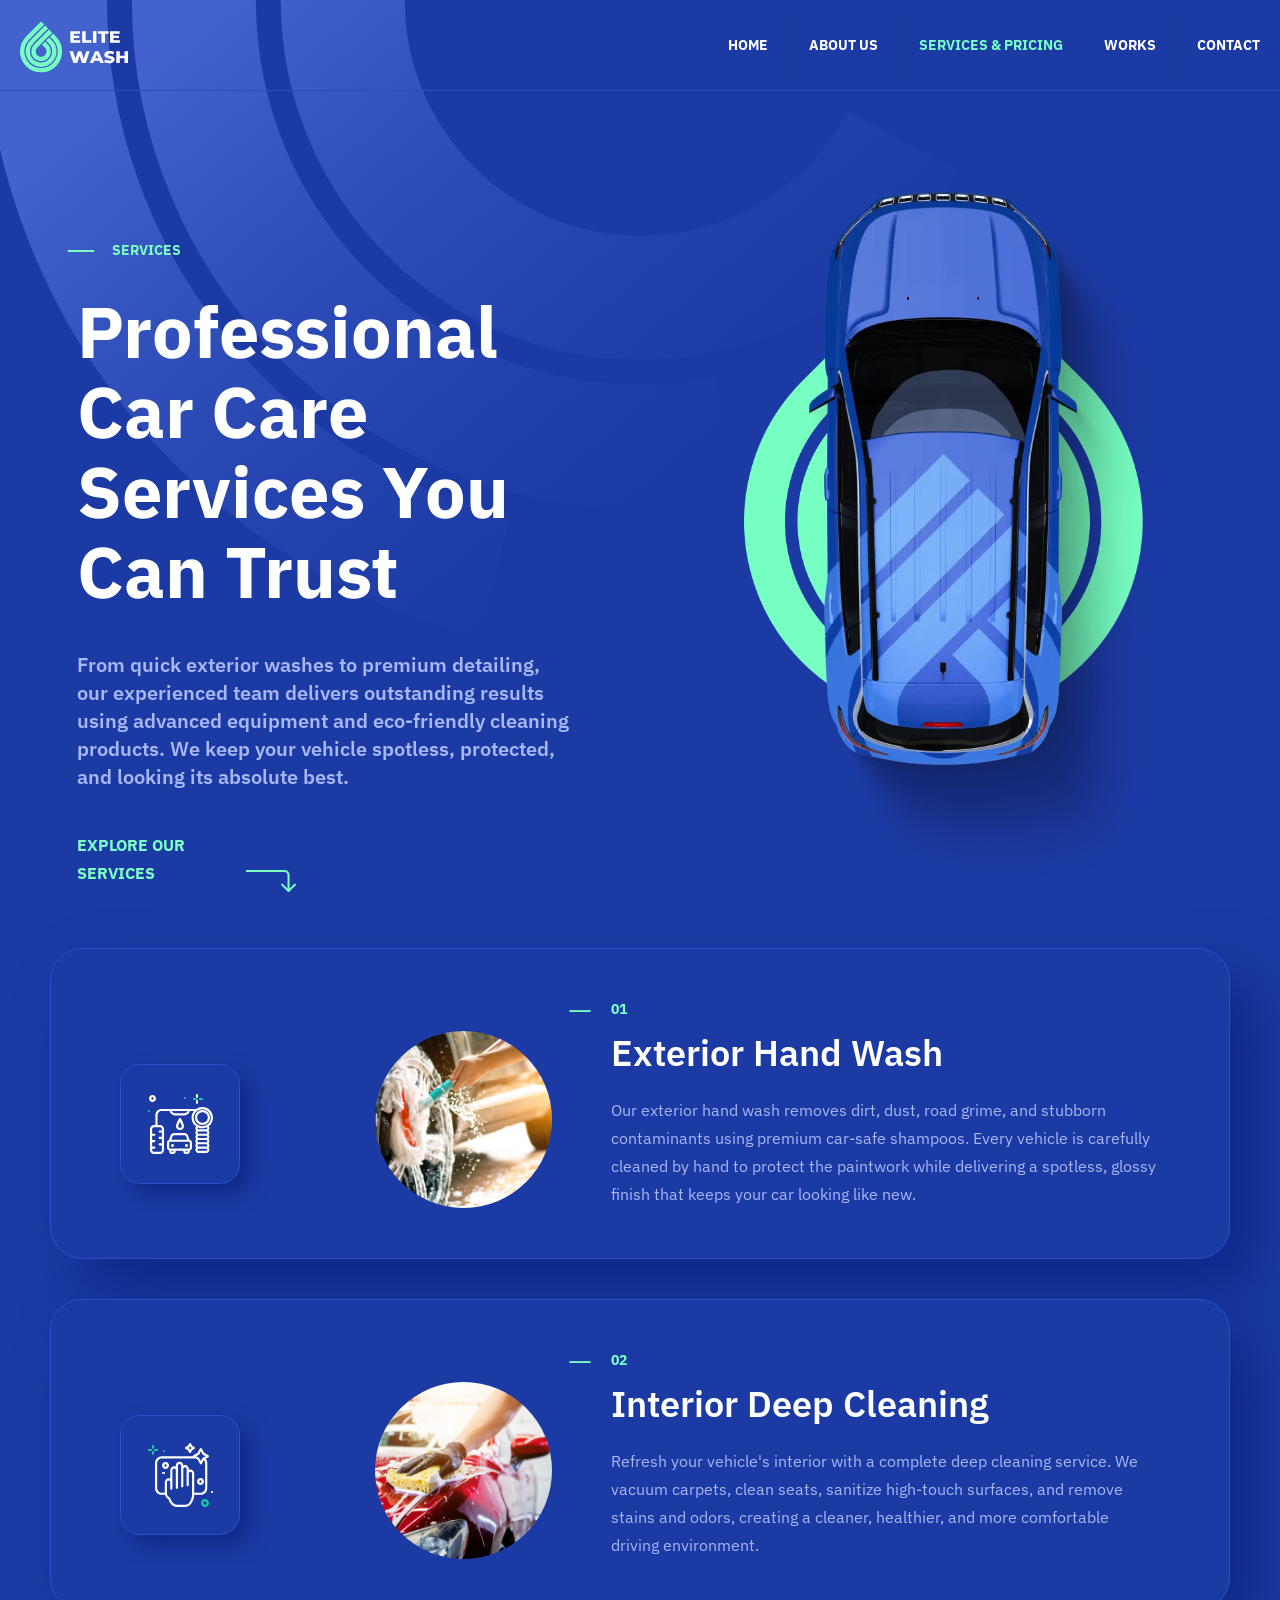
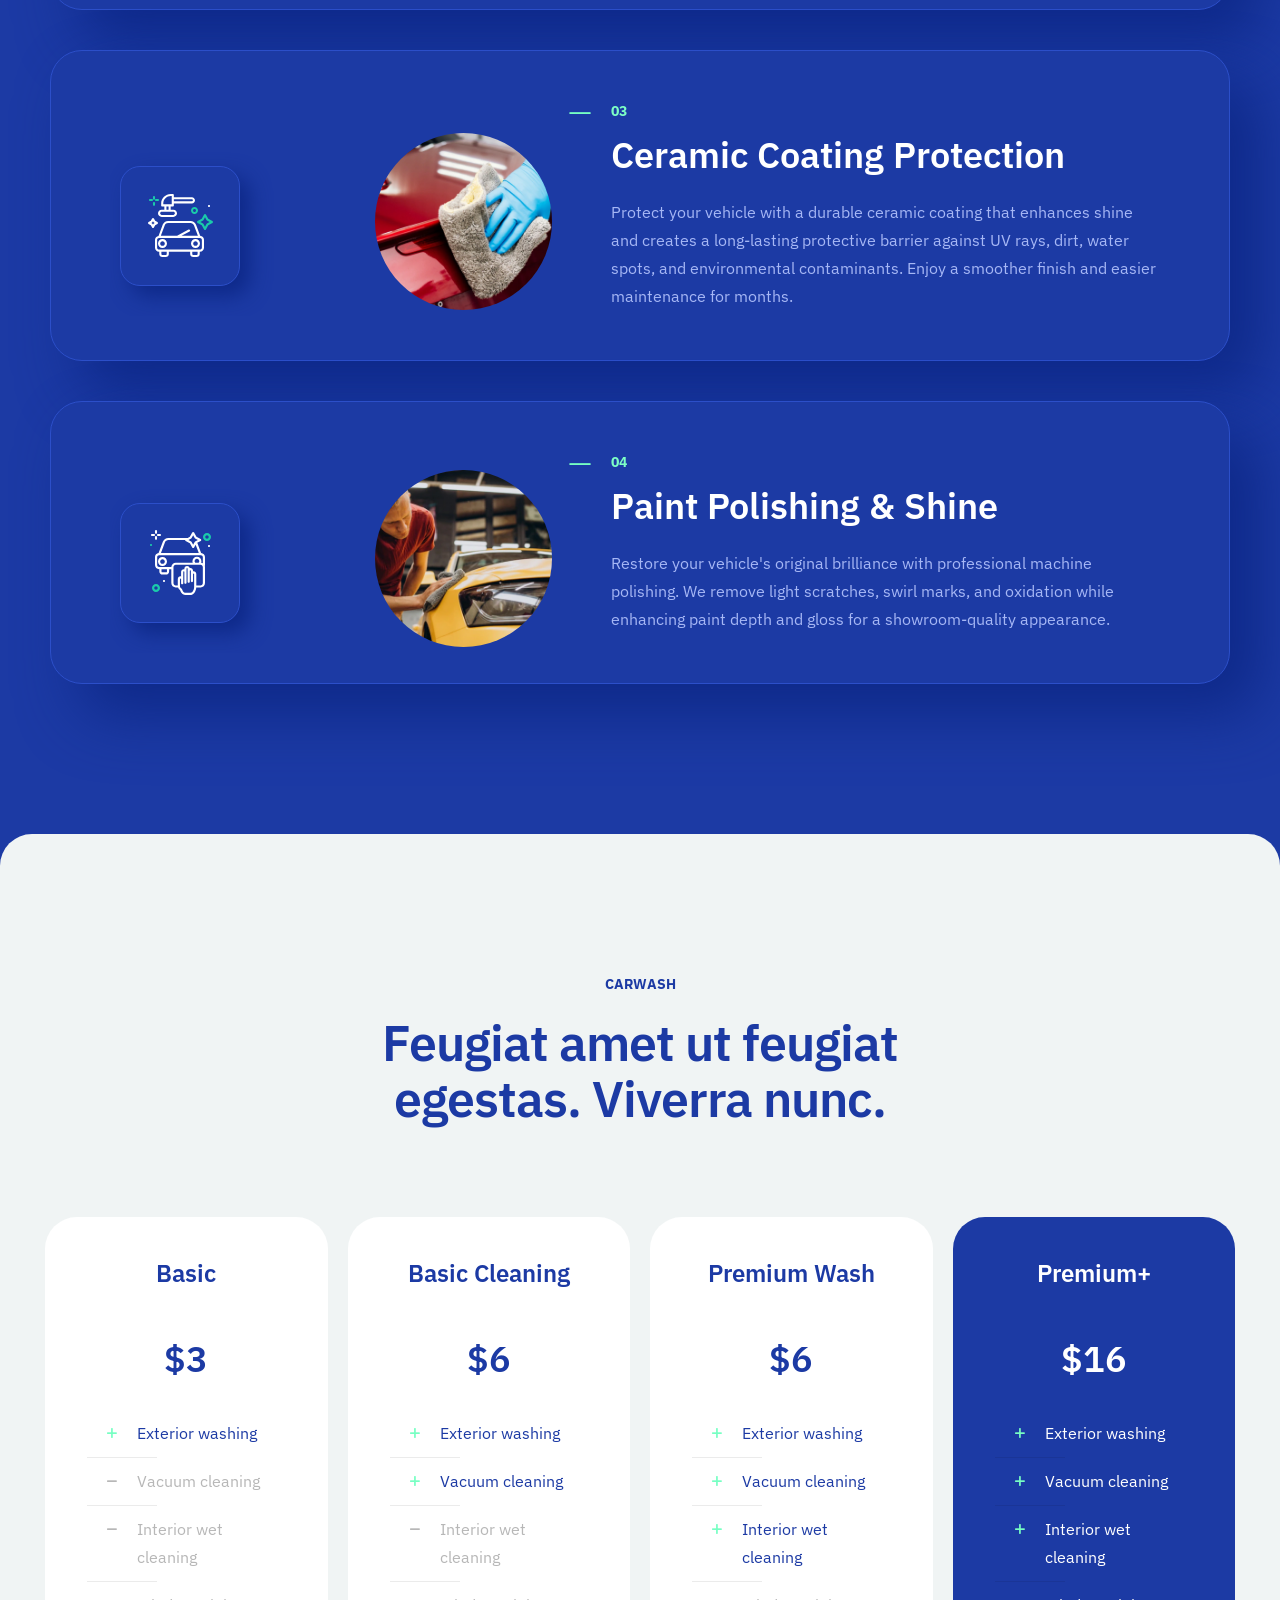
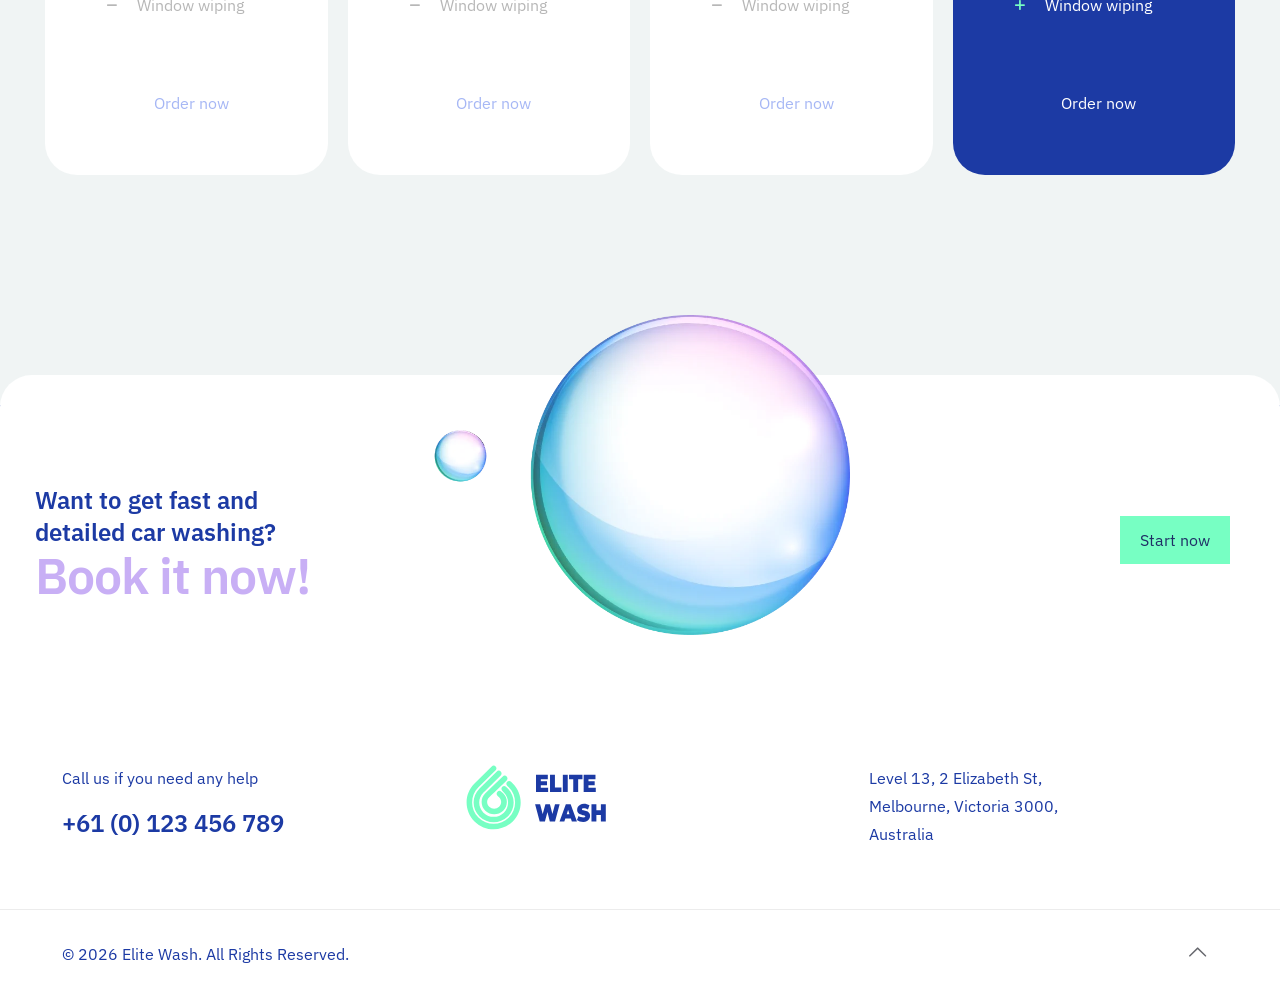
<file: content/carwash3/services.html>
<!DOCTYPE html>
<!--[if lt IE 7]><html class="no-js lt-ie10 lt-ie9 lt-ie8 lt-ie7"> <![endif]-->
<!--[if IE 7]><html class="no-js lt-ie10 lt-ie9 lt-ie8"> <![endif]-->
<!--[if IE 8]><html class="no-js lt-ie10 lt-ie9"> <![endif]-->
<!--[if IE 9]><html class="no-js lt-ie10"> <![endif]-->
<!--[if gt IE 8]><!-->
<html class="no-js">
<!--<![endif]-->
	<head>
		<!-- Basic Page Needs -->
		<meta charset="utf-8">
		<title>EliteWash</title>
		<meta name="description" content="">
		<meta name="author" content="">
		<!-- Mobile Specific Metas -->
		<meta name="viewport" content="width=device-width, initial-scale=1, maximum-scale=1">
		<!-- Favicons -->
		<!-- <link rel="shortcut icon" href="images/favicon.ico"> -->
		<!-- FONTS -->
		<link rel='stylesheet' href='https://fonts.googleapis.com/css?family=Inter:100,200,300,400,400italic,500,600,700,700italic,900'>
		<link rel='stylesheet' href='https://fonts.googleapis.com/css?family=Montserrat:100,200,300,400,400italic,500,600,700,700italic,900'>
		<link rel='stylesheet' href='https://fonts.googleapis.com/css?family=IBM+Plex+Sans:100,200,300,400,400italic,500,600,700,700italic,900'>
		<!-- Bootstrap core CSS -->
		<link href="../../css/bootstrap.min.css" rel="stylesheet">
		<!--CSS -->
		<link rel='stylesheet' href='css/structure.css'>
		<link rel='stylesheet' href='css/carwash3.css'> </head>

	<body class=" page content-brightness-dark input-brightness-dark style-simple button-custom layout-full-width if-zoom no-content-padding no-shadows header-transparent header-fw sticky-header sticky-tb-color ab-hide subheader-both-center menu-link-color menuo-right mobile-tb-center mobile-side-slide mobile-mini-mr-ll tablet-sticky mobile-sticky mobile-header-mini mobile-icon-user-ss mobile-icon-wishlist-ss mobile-icon-search-ss mobile-icon-wpml-ss mobile-icon-action-ss be-page-11">
		<div id="Wrapper">
			<div id="Header_wrapper">
				<header id="Header">
					<div id="Top_bar">
						<div class="container">
							<div class="column one">
								<div class="top_bar_left clearfix">
									<div class="logo">
										<a id="logo" href="../../index.html" data-height="60" data-padding="15"><img class="logo-main scale-with-grid svg" src="images/carwash.svg" data-retina="" data-height="" alt="carwash" data-no-retina/><img class="logo-sticky scale-with-grid svg" src="images/carwash.svg" data-retina="" data-height="" alt="carwash" data-no-retina/><img class="logo-mobile scale-with-grid svg" src="images/carwash.svg" data-retina="" data-height="" alt="carwash" data-no-retina/><img class="logo-mobile-sticky scale-with-grid svg" src="images/carwash.svg" data-retina="" data-height="" alt="carwash" data-no-retina/></a>
									</div>
									<div class="menu_wrapper"> <a class="responsive-menu-toggle" href="#" aria-label="Mobile menu"><i class="icon-menu-fine" aria-hidden="true"></i></a>
										<nav id="menu" role="navigation" aria-expanded="false" aria-label="Main Menu">
											<ul id="menu-main-menu" class="menu menu-main">
												<li> <a href="../../index.html"><span>HOME</span></a> </li>
												<li> <a href="about.html"><span>ABOUT US</span></a> </li>
												<li class=" current-menu-item page_item current_page_item"> <a href="services.html"><span>SERVICES &#038; PRICING</span></a> </li>
												<li> <a href="works.html"><span>WORKS</span></a> </li>
												<li> <a href="contact.html"><span>CONTACT</span></a> </li>
											</ul>
										</nav>
									</div>
								</div>
							</div>
						</div>
					</div>
				</header>
			</div>
			<div id="Content" role="main">
				<div class="section mcb-section mcb-section_custom31 default-width">
					<div class="section_wrapper mcb-section_inner_custom31 row">
						<div class="col-md-6 mcb-wrap_custom77 tablet-one-second mobile-one clearfix" data-desktop-col="one-second" data-tablet-col="tablet-one-second" data-mobile-col="mobile-one">
							<div class="mcb-wrap_inner mcb-wrap_inner_custom77">
								<div class="col-12 mcb_item_custom159 tablet-one mobile-one column_icon_box_2 mfn-item-inline">
									<div class=" mcb-column_inner_custom159">
										<div class="mfn-icon-box mfn-icon-box-left mfn-icon-box-center">
											<div class="icon-wrapper"> <i class="icon-minus-fine" aria-hidden="true"></i> </div>
											<div class="desc-wrapper">
												<h6 class="title">SERVICES</h6> </div>
										</div>
									</div>
								</div>
								<div class="col-12 mcb_item_custom378 tablet-one mobile-one column_heading">
									<div class="mcb-column-inner">
										<h1 class="title">Professional Car Care Services You Can Trust</h1></div>
								</div>
								<div class="col-12 mcb_item_custom379 tablet-one mobile-one column_heading">
									<div class="mcb-column-inner">
										<h5 class="title">
										From quick exterior washes to premium detailing, our experienced team delivers outstanding results using advanced equipment and eco-friendly cleaning products. We keep your vehicle spotless, protected, and looking its absolute best.
										</h5>
									</div>
								</div>
								<div class="col-6 mcb_item_custom380 tablet-one mobile-one column_icon_box_2 mfn-item-inline">
									<div class="mcb-column-inner">
										<a href="#">
											<div class="mfn-icon-box mfn-icon-box-right mfn-icon-box-end mfn-icon-box-box-scale">
												<div class="icon-wrapper"><img class="scale-with-grid" src="images/carwash3-arrow1.svg" alt="carwash3-arrow1" width="" height="" /> </div>
												<div class="desc-wrapper">
													<div class="desc">EXPLORE OUR SERVICES </div>
												</div>
											</div>
										</a>
									</div>
								</div>
							</div>
						</div>
						<div class="col-md-6 mcb-wrap_custom78 tablet-one-second mobile-one clearfix" data-desktop-col="one-second" data-tablet-col="tablet-one-second" data-mobile-col="mobile-one">
							<div class="mcb-wrap_inner mcb-wrap_inner_custom78">
								<div class="col-12 tablet-one mobile-one">
									<div class="mcb-column-inner">
										<div class="image_frame element_classes image_item no_link scale-with-grid alignnone no_border">
											<div class="image_wrapper"><img class="scale-with-grid" src="images/carwash3-services-pic1.webp" alt="carwash3-services-pic1" width="782" height="1065" /> </div>
										</div>
									</div>
								</div>
							</div>
						</div>
						<div class="col-12 mcb-wrap_custom79 tablet-one mobile-one clearfix" data-desktop-col="one" data-tablet-col="tablet-one" data-mobile-col="mobile-one">
							<div class="mcb-wrap_inner mcb-wrap_inner_custom79 row no-gutters">
								<div class="col-3 mcb_item_custom160 tablet-one-fourth mobile-one column_icon_box_2 hide-mobile">
									<div class="mcb-column_inner_custom160">
										<div class="mfn-icon-box mfn-icon-box-top mfn-icon-box-start">
											<div class="icon-wrapper"><img class="scale-with-grid" src="images/carwash3-icon1.svg" alt="carwash3-icon1" width="" height="" /> </div>
											<div class="desc-wrapper"></div>
										</div>
									</div>
								</div>
								<div class="col-2 mcb_item_custom172 tablet-one-fourth mobile-one">
									<div class="mcb-column_inner_custom172">
										<div class="image_frame element_classes image_item no_link scale-with-grid alignnone no_border">
											<div class="image_wrapper"><img class="scale-with-grid" src="images/carwash3-offer-pic3.webp" alt="carwash3-offer-pic3" width="780" height="780" /> </div>
										</div>
									</div>
								</div>
								<div class="col-md-7 mcb_item_custom381 tablet-one-second mobile-one column_icon_box_2">
									<div class="mcb-column-inner">
										<div class="mfn-icon-box mfn-icon-box-left mfn-icon-box-start">
											<div class="icon-wrapper"> <i class="icon-minus-fine" aria-hidden="true"></i> </div>
											<div class="desc-wrapper">
												<h6 class="title">01</h6>
												<div class="desc">
													<h3 style="color:#FFF;">Exterior Hand Wash</h3>
													<hr class="no_line" style="margin: 0 auto 5px auto" /> Our exterior hand wash removes dirt, dust, road grime, and stubborn contaminants using premium car-safe shampoos. Every vehicle is carefully cleaned by hand to protect the paintwork while delivering a spotless, glossy finish that keeps your car looking like new. </div>
											</div>
										</div>
									</div>
								</div>
							</div>
						</div>
						<div class="col-12 mcb-wrap_custom80 tablet-one mobile-one clearfix" data-desktop-col="one" data-tablet-col="tablet-one" data-mobile-col="mobile-one">
							<div class="mcb-wrap_inner mcb-wrap_inner_custom80 row no-gutters">
								<div class="col-3 mcb_item_custom161 tablet-one-fourth mobile-one column_icon_box_2 hide-mobile">
									<div class=" mcb-column_inner_custom161">
										<div class="mfn-icon-box mfn-icon-box-top mfn-icon-box-start">
											<div class="icon-wrapper"><img class="scale-with-grid" src="images/carwash3-icon3.svg" alt="carwash3-icon3" width="" height="" /> </div>
											<div class="desc-wrapper"></div>
										</div>
									</div>
								</div>
								<div class="col-2 mcb_item_custom173 tablet-one-fourth mobile-one">
									<div class=" mcb-column_inner_custom173">
										<div class="image_frame element_classes image_item no_link scale-with-grid alignnone no_border">
											<div class="image_wrapper"><img class="scale-with-grid" src="images/carwash3-offer-pic4.webp" alt="carwash3-offer-pic4" width="780" height="780" /> </div>
										</div>
									</div>
								</div>
								<div class="col-md-7 mcb_item_custom382 tablet-one-second mobile-one column_icon_box_2">
									<div class="mcb-column-inner">
										<div class="mfn-icon-box mfn-icon-box-left mfn-icon-box-start">
											<div class="icon-wrapper"> <i class="icon-minus-fine" aria-hidden="true"></i> </div>
											<div class="desc-wrapper">
												<h6 class="title">02</h6>
												<div class="desc">
													<h3 style="color:#FFF;">Interior Deep Cleaning</h3>
													<hr class="no_line" style="margin: 0 auto 5px auto" /> Refresh your vehicle's interior with a complete deep cleaning service. We vacuum carpets, clean seats, sanitize high-touch surfaces, and remove stains and odors, creating a cleaner, healthier, and more comfortable driving environment.</div>
											</div>
										</div>
									</div>
								</div>
							</div>
						</div>
						<div class="col-12 mcb-wrap_custom81 tablet-one mobile-one clearfix" data-desktop-col="one" data-tablet-col="tablet-one" data-mobile-col="mobile-one">
							<div class="mcb-wrap_inner mcb-wrap_inner_custom81 row no-gutters">
								<div class="col-3 mcb_item_custom162 tablet-one-fourth mobile-one column_icon_box_2 hide-mobile">
									<div class=" mcb-column_inner_custom162">
										<div class="mfn-icon-box mfn-icon-box-top mfn-icon-box-start">
											<div class="icon-wrapper"><img class="scale-with-grid" src="images/carwash3-icon4.svg" alt="carwash3-icon4" width="" height="" /> </div>
											<div class="desc-wrapper"></div>
										</div>
									</div>
								</div>
								<div class="col-2 mcb_item_custom174 tablet-one-fourth mobile-one">
									<div class=" mcb-column_inner_custom174">
										<div class="image_frame element_classes image_item no_link scale-with-grid alignnone no_border">
											<div class="image_wrapper"><img class="scale-with-grid" src="images/carwash3-offer-pic5.webp" alt="carwash3-offer-pic5" width="780" height="780" /> </div>
										</div>
									</div>
								</div>
								<div class="col-md-7 mcb_item_custom383 tablet-one-second mobile-one column_icon_box_2">
									<div class="mcb-column-inner">
										<div class="mfn-icon-box mfn-icon-box-left mfn-icon-box-start">
											<div class="icon-wrapper"> <i class="icon-minus-fine" aria-hidden="true"></i> </div>
											<div class="desc-wrapper">
												<h6 class="title">03</h6>
												<div class="desc">
													<h3 style="color:#FFF;">Ceramic Coating Protection</h3>
													<hr class="no_line" style="margin: 0 auto 5px auto" />Protect your vehicle with a durable ceramic coating that enhances shine and creates a long-lasting protective barrier against UV rays, dirt, water spots, and environmental contaminants. Enjoy a smoother finish and easier maintenance for months.</div>
											</div>
										</div>
									</div>
								</div>
							</div>
						</div>
						<div class="col-12 mcb-wrap_custom82 tablet-one mobile-one clearfix" data-desktop-col="one" data-tablet-col="tablet-one" data-mobile-col="mobile-one">
							<div class="mcb-wrap_inner mcb-wrap_inner_custom82 row no-gutters">
								<div class="col-3 mcb_item_custom163 tablet-one-fourth mobile-one column_icon_box_2 hide-mobile">
									<div class=" mcb-column_inner_custom163">
										<div class="mfn-icon-box mfn-icon-box-top mfn-icon-box-start">
											<div class="icon-wrapper"><img class="scale-with-grid" src="images/carwash3-icon2.svg" alt="carwash3-icon2" width="" height="" /> </div>
											<div class="desc-wrapper"></div>
										</div>
									</div>
								</div>
								<div class="col-2 mcb_item_custom175 tablet-one-fourth mobile-one">
									<div class=" mcb-column_inner_custom175">
										<div class="image_frame element_classes image_item no_link scale-with-grid alignnone no_border">
											<div class="image_wrapper"><img class="scale-with-grid" src="images/carwash3-offer-pic6.webp" alt="carwash3-offer-pic6" width="780" height="780" /> </div>
										</div>
									</div>
								</div>
								<div class="col-md-7 mcb_item_custom385 tablet-one-second mobile-one column_icon_box_2">
									<div class="mcb-column-inner">
										<div class="mfn-icon-box mfn-icon-box-left mfn-icon-box-start">
											<div class="icon-wrapper"> <i class="icon-minus-fine" aria-hidden="true"></i> </div>
											<div class="desc-wrapper">
												<h6 class="title">04</h6>
												<div class="desc">
													<h3 style="color:#FFF;">Paint Polishing & Shine</h3>
													<hr class="no_line" style="margin: 0 auto 5px auto" />Restore your vehicle's original brilliance with professional machine polishing. We remove light scratches, swirl marks, and oxidation while enhancing paint depth and gloss for a showroom-quality appearance.</div>
											</div>
										</div>
									</div>
								</div>
							</div>
						</div>
					</div>
				</div>
				<div class="section mcb-section mcb-section_custom29 default-width">
					<div class="section_wrapper mcb-section_inner_custom29 row no-gutters">
						<div class="col-12 mcb-wrap_custom83 tablet-one mobile-one clearfix" data-desktop-col="one" data-tablet-col="tablet-one" data-mobile-col="mobile-one">
							<div class="mcb-wrap_inner mcb-wrap_inner_custom83 row no-gutters">
								<div class="col-12 mcb_item_custom164 tablet-one mobile-one column_heading">
									<div class=" mcb-column_inner_custom164">
										<h6 class="title">CARWASH</h6> </div>
								</div>
								<div class="col-md-7 mcb_item_custom384 tablet-three-fifth mobile-one column_heading">
									<div class="mcb-column-inner">
										<h2 class="title">Feugiat amet ut feugiat egestas. Viverra nunc.</h2> </div>
								</div>
							</div>
						</div>
						<div class="col-md-3 mcb-wrap_custom84 tablet-one-second mobile-one clearfix" data-desktop-col="one-fourth" data-tablet-col="tablet-one-second" data-mobile-col="mobile-one">
							<div class="mcb-wrap_inner mcb-wrap_inner_custom84 row no-gutters">
								<div class="col-12 mcb_item_custom386 tablet-one mobile-one column_heading">
									<div class="mcb-column-inner">
										<h4 class="title">Basic</h4> </div>
								</div>
								<div class="col-12 mcb_item_custom387 tablet-one mobile-one column_counter">
									<div class="mcb-column-inner">
										<div class="counter counter_vertical animate-math">
											<div class="desc_wrapper">
												<div class="number-wrapper"> <span class="label prefix">$</span><span class="number" data-to="12">12</span> </div>
											</div>
										</div>
									</div>
								</div>
								<div class="col-12 tablet-one mobile-one">
									<div class="mcb-column-inner">
										<div class="column_attr mfn-inline-editor clearfix">
											<ul class="list_custom">
												<li style="color:#1C3AA4;"> <i class="icon-plus" style="color:#77FFC3" aria-hidden="true"></i> Exterior washing </li>
												<li style="color:#B7B7B7;"> <i class="icon-minus" style="color:#B7B7B7" aria-hidden="true"></i> Vacuum cleaning </li>
												<li style="color:#B7B7B7;"> <i class="icon-minus" style="color:#B7B7B7" aria-hidden="true"></i> Interior wet cleaning </li>
												<li style="color:#B7B7B7;"> <i class="icon-minus" style="color:#B7B7B7" aria-hidden="true"></i> Window wiping </li>
											</ul>
										</div>
									</div>
								</div>
								<div class="col-12 mcb_item_custom165 tablet-one mobile-one">
									<div class=" mcb-column_inner_custom165"> <a class="button button_full_width button_size_2" href="contact.html"><span class="button_label">Order now</span></a> </div>
								</div>
							</div>
						</div>
						<div class="col-md-3 mcb-wrap_custom85 tablet-one-second mobile-one clearfix" data-desktop-col="one-fourth" data-tablet-col="tablet-one-second" data-mobile-col="mobile-one">
							<div class="mcb-wrap_inner mcb-wrap_inner_custom85 row no-gutters">
								<div class="col-12 mcb_item_custom388 tablet-one mobile-one column_heading">
									<div class="mcb-column-inner">
										<h4 class="title">Basic Cleaning</h4> </div>
								</div>
								<div class="col-12 mcb_item_custom389 tablet-one mobile-one column_counter">
									<div class="mcb-column-inner">
										<div class="counter counter_vertical animate-math">
											<div class="desc_wrapper">
												<div class="number-wrapper"> <span class="label prefix">$</span><span class="number" data-to="24">24</span> </div>
											</div>
										</div>
									</div>
								</div>
								<div class="col-12 tablet-one mobile-one">
									<div class="mcb-column-inner">
										<div class="column_attr mfn-inline-editor clearfix">
											<ul class="list_custom">
												<li style="color:#1C3AA4;"> <i class="icon-plus" style="color:#77FFC3" aria-hidden="true"></i> Exterior washing </li>
												<li style="color:#1C3AA4;"> <i class="icon-plus" style="color:#77FFC3" aria-hidden="true"></i> Vacuum cleaning </li>
												<li style="color:#B7B7B7;"> <i class="icon-minus" style="color:#B7B7B7" aria-hidden="true"></i> Interior wet cleaning </li>
												<li style="color:#B7B7B7;"> <i class="icon-minus" style="color:#B7B7B7" aria-hidden="true"></i> Window wiping </li>
											</ul>
										</div>
									</div>
								</div>
								<div class="col-12 mcb_item_custom166 tablet-one mobile-one">
									<div class=" mcb-column_inner_custom166"> <a class="button button_full_width button_size_2" href="contact.html"><span class="button_label">Order now</span></a> </div>
								</div>
							</div>
						</div>
						<div class="col-md-3 mcb-wrap_custom88 tablet-one-second mobile-one clearfix" data-desktop-col="one-fourth" data-tablet-col="tablet-one-second" data-mobile-col="mobile-one">
							<div class="mcb-wrap_inner mcb-wrap_inner_custom88 row no-gutters">
								<div class="col-12 mcb_item_custom390 tablet-one mobile-one column_heading">
									<div class="mcb-column-inner">
										<h4 class="title">Premium Wash</h4> </div>
								</div>
								<div class="col-12 mcb_item_custom391 tablet-one mobile-one column_counter">
									<div class="mcb-column-inner">
										<div class="counter counter_vertical animate-math">
											<div class="desc_wrapper">
												<div class="number-wrapper"> <span class="label prefix">$</span><span class="number" data-to="30">30</span> </div>
											</div>
										</div>
									</div>
								</div>
								<div class="col-12 tablet-one mobile-one">
									<div class="mcb-column-inner">
										<div class="column_attr mfn-inline-editor clearfix">
											<ul class="list_custom">
												<li style="color:#1C3AA4;"> <i class="icon-plus" style="color:#77FFC3" aria-hidden="true"></i> Exterior washing </li>
												<li style="color:#1C3AA4;"> <i class="icon-plus" style="color:#77FFC3" aria-hidden="true"></i> Vacuum cleaning </li>
												<li style="color:#1C3AA4;"> <i class="icon-plus" style="color:#77FFC3" aria-hidden="true"></i> Interior wet cleaning </li>
												<li style="color:#B7B7B7;"> <i class="icon-minus" style="color:#B7B7B7" aria-hidden="true"></i> Window wiping </li>
											</ul>
										</div>
									</div>
								</div>
								<div class="col-12 mcb_item_custom167 tablet-one mobile-one">
									<div class=" mcb-column_inner_custom167"> <a class="button button_full_width button_size_2" href="contact.html"><span class="button_label">Order now</span></a> </div>
								</div>
							</div>
						</div>
						<div class="col-md-3 mcb-wrap_custom86 tablet-one-second mobile-one clearfix" data-desktop-col="one-fourth" data-tablet-col="tablet-one-second" data-mobile-col="mobile-one">
							<div class="mcb-wrap_inner mcb-wrap_inner_custom86 row no-gutters">
								<div class="col-12 mcb_item_custom392 tablet-one mobile-one column_heading">
									<div class="mcb-column-inner">
										<h4 class="title">Premium+</h4> </div>
								</div>
								<div class="col-12 mcb_item_custom393 tablet-one mobile-one column_counter">
									<div class="mcb-column-inner">
										<div class="counter counter_vertical animate-math">
											<div class="desc_wrapper">
												<div class="number-wrapper"> <span class="label prefix">$</span><span class="number" data-to="59">59</span> </div>
											</div>
										</div>
									</div>
								</div>
								<div class="col-12 mcb_item_custom394 tablet-one mobile-one">
									<div class="mcb-column-inner">
										<div class="column_attr mfn-inline-editor clearfix">
											<ul class="list_custom">
												<li> <i class="icon-plus" style="color:#77FFC3" aria-hidden="true"></i> Exterior washing </li>
												<li> <i class="icon-plus" style="color:#77FFC3" aria-hidden="true"></i> Vacuum cleaning </li>
												<li> <i class="icon-plus" style="color:#77FFC3" aria-hidden="true"></i> Interior wet cleaning </li>
												<li> <i class="icon-plus" style="color:#77FFC3" aria-hidden="true"></i> Window wiping </li>
											</ul>
										</div>
									</div>
								</div>
								<div class="col-12 mcb_item_custom168 tablet-one mobile-one">
									<div class=" mcb-column_inner_custom168"> <a class="button button_full_width button_size_2" href="contact.html"><span class="button_label">Order now</span></a> </div>
								</div>
							</div>
						</div>
					</div>
				</div>
				<div class="section mcb-section mcb-section_custom42 default-width">
					<div class="section_wrapper mcb-section_inner_custom42 row no-gutters">
						<div class="col-md-3 mcb_wrap_custom8 tablet-one-third mobile-one clearfix" data-desktop-col="one-fourth" data-tablet-col="tablet-one-third" data-mobile-col="mobile-one">
							<div class="mcb-wrap_inner row no-gutters">
								<div class="col-12 mcb_item_custom241 tablet-one mobile-one column_heading">
									<div class=" mcb-column_inner_custom241">
										<h4 class="title">Want to get fast and detailed car washing?</h4> </div>
								</div>
								<div class="col-12 mcb_item_custom238 tablet-one mobile-one column_heading">
									<div class=" mcb-column_inner_custom238">
										<h2 class="title">Book it now!</h2> </div>
								</div>
							</div>
						</div>
						<div class="col-md-6 mcb-wrap_custom114 tablet-one-third mobile-one clearfix" data-desktop-col="one-second" data-tablet-col="tablet-one-third" data-mobile-col="mobile-one">
							<div class="mcb-wrap_inner mcb-wrap_inner_custom114">
								<div class="col-12 mcb_item_custom239 tablet-one mobile-one">
									<div class=" mcb-column_inner_custom239">
										<div class="image_frame element_classes image_item no_link scale-with-grid alignnone no_border">
											<div class="image_wrapper"><img class="scale-with-grid" src="images/carwash3-book-pic1.webp" alt="carwash3-book-pic1" width="780" height="593" /> </div>
										</div>
									</div>
								</div>
							</div>
						</div>
						<div class="col-md-3 mcb-wrap_custom115 tablet-one-third mobile-one clearfix" data-desktop-col="one-fourth" data-tablet-col="tablet-one-third" data-mobile-col="mobile-one">
							<div class="mcb-wrap_inner mcb-wrap_inner_custom115">
								<div class="col-12 mcb_item_custom242 tablet-one mobile-one">
									<div class=" mcb-column_inner_custom242"> <a class="button button_theme button_size_2" href="#"><span class="button_label">Start now</span></a> </div>
								</div>
							</div>
						</div>
					</div>
				</div>
			</div>
			<footer id="Footer" class="clearfix" role="contentinfo">
				<div class="container">
					<div class="row mcb-wrap_inner">
						<div class="col-12">
							<hr class="no_line" style="margin:0 auto 120px"> </div>
						<div class="col-md-4">
							<div class="mcb-column-inner">
								<p> Call us if you need any help </p>
								<h4><a href="tel:+61383766284" data-type="tel" data-id="tel:+61383766284">+61 (0) 123 456 789</a></h4> </div>
						</div>
						<div class="col-md-4">
							<div class="mcb-column-inner">
								<figure class="wp-block-image size-full">
									<a href="#Header_wrapper"><img src="images/carwash3-footer-logo.svg" class="wp-image-71" /></a>
								</figure>
							</div>
						</div>
						<div class="col-md-4">
							<div class="mcb-column-inner">
								<p> Level 13, 2 Elizabeth St,
									<br> Melbourne, Victoria 3000,
									<br> Australia </p>
							</div>
						</div>
						<div class="col-12">
							<hr class="no_line" style="margin:0 auto 20px"> </div>
					</div>
				</div>
				<div class="footer_copy">
					<div class="container">
						<div class="column one mobile-one">
							<div class="mcb-column-inner"> <a id="back_to_top" class="footer_button" href="#"><i class="icon-up-open-big" aria-label="Back to top icon"></i></a>
								<div class="copyright">© 2026 Elite Wash. All Rights Reserved.</a> </div>
								<ul class="social" role="navigation" aria-label="Social Menu"></ul>
							</div>
						</div>
					</div>
				</div>
			</footer>
		</div>
		<div id="body_overlay"></div>
		<div id="Side_slide" class="right dark" data-width="250" aria-expanded="false" role="banner" aria-label="Responsive menu">
			<div class="close-wrapper"> <a href="#" class="close"><i class="icon-cancel-fine" aria-label="menu close icon"></i></a> </div>
			<div class="extras">
				<div class="extras-wrapper" role="navigation" aria-label="Extras menu"></div>
			</div>
			<div class="lang-wrapper" role="navigation" aria-label="Translation Menu"></div>
			<div class="menu_wrapper" role="navigation" aria-label="Main Menu"></div>
			<ul class="social" role="navigation" aria-label="Social Menu"></ul>
		</div>
		<!-- JS -->
		<script src="../../js/jquery-3.6.0.min.js"></script>
		<script src="../../js/jquery-migrate-3.3.2.js"></script>
		<script src="../../js/mfn.menu.js"></script>
		<script src="../../js/jquery.plugins.js"></script>
		<script src="../../js/jquery.jplayer.min.js"></script>
		<script src="../../js/animations/animations.js"></script>
		<script src="../../js/translate3d.js"></script>
		<script src="../../js/scripts.js"></script>
	</body>

</html>
</file>
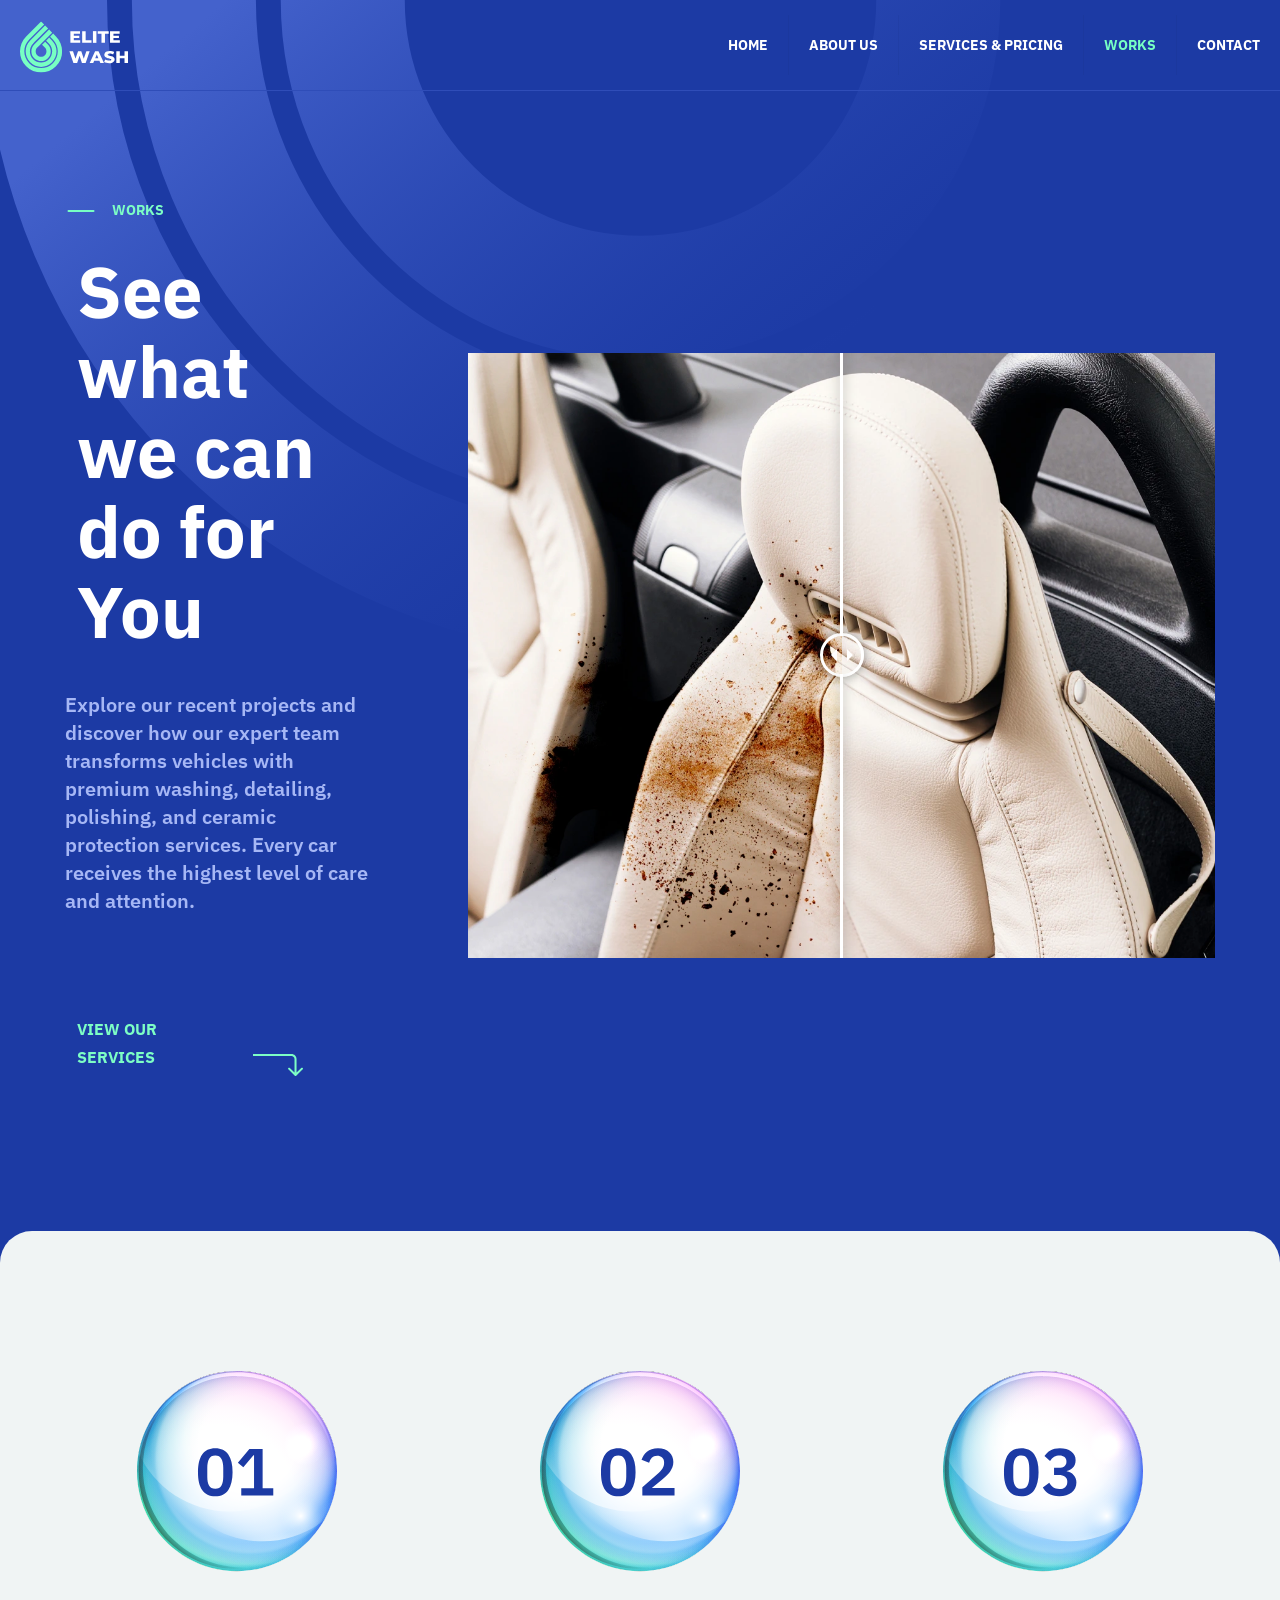
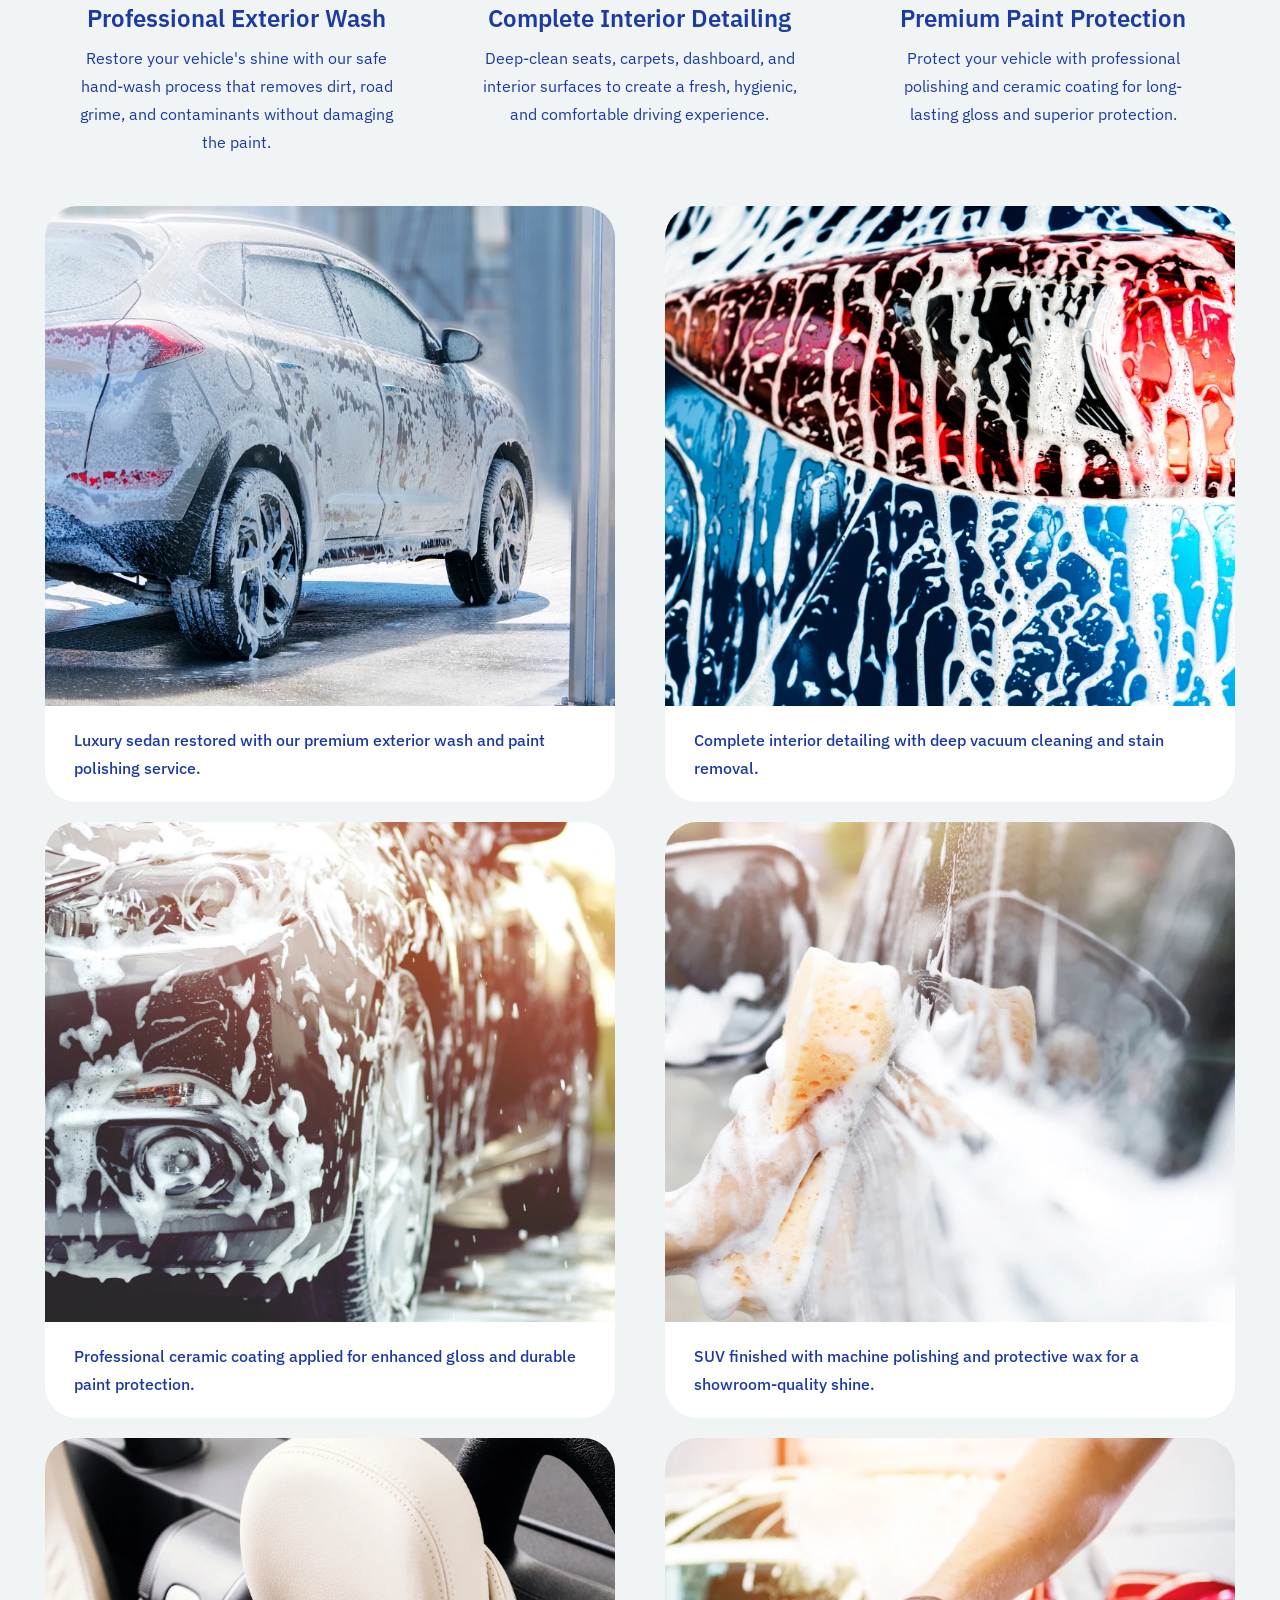
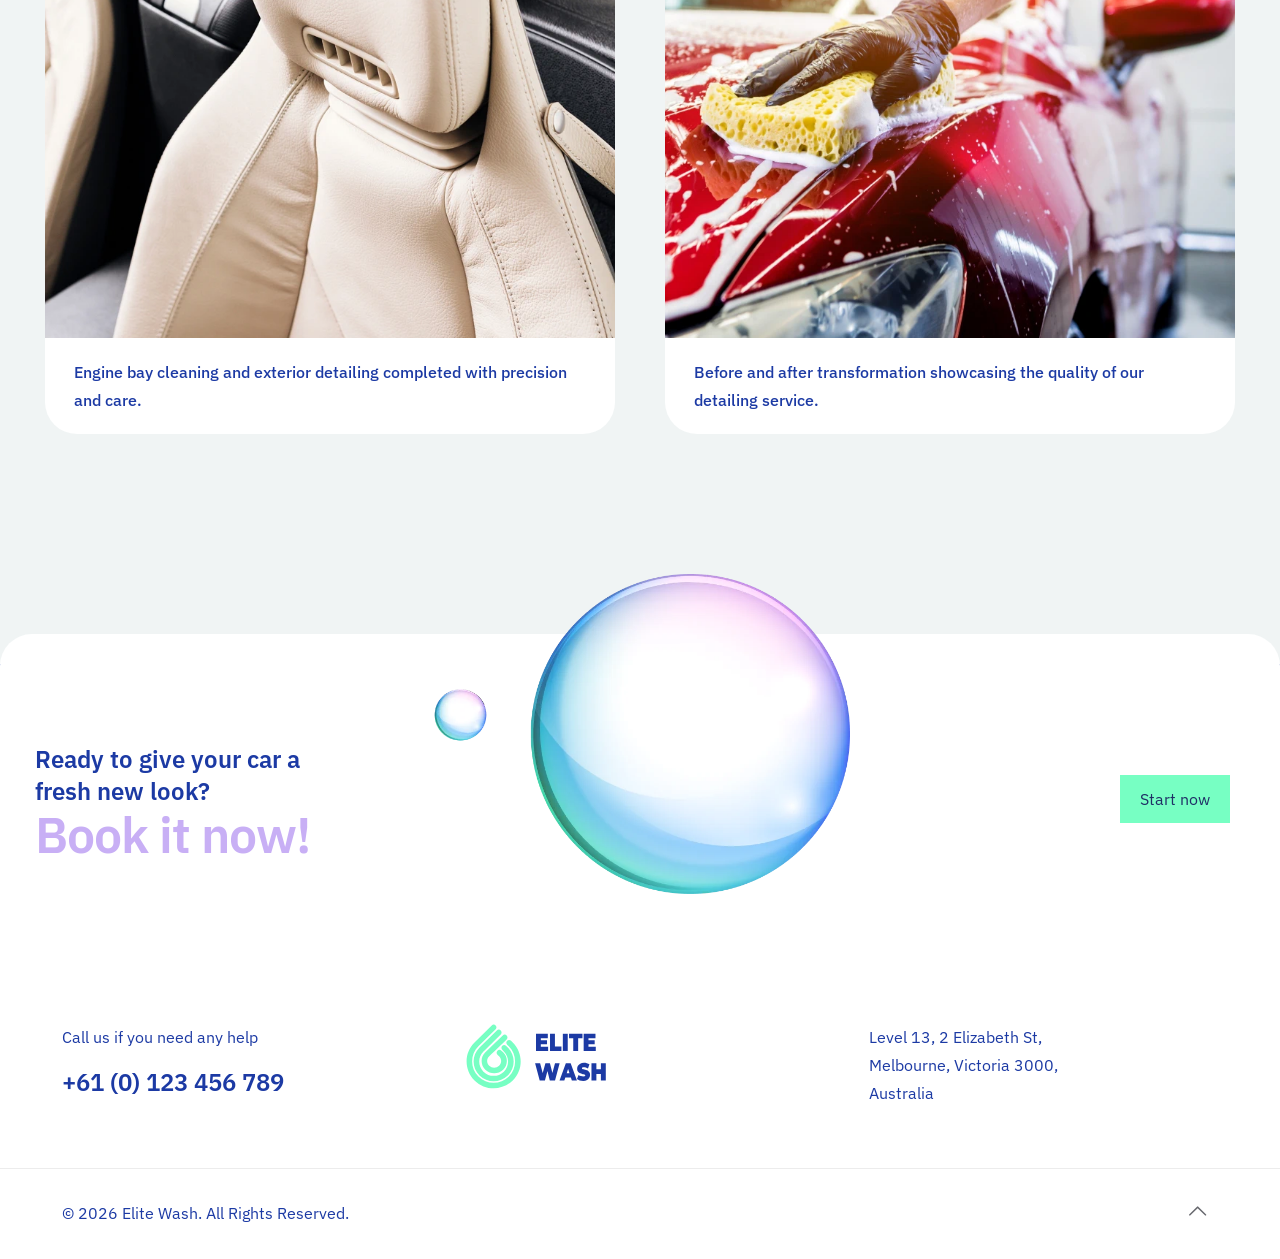
<file: content/carwash3/works.html>
<!DOCTYPE html>
<!--[if lt IE 7]><html class="no-js lt-ie10 lt-ie9 lt-ie8 lt-ie7"> <![endif]-->
<!--[if IE 7]><html class="no-js lt-ie10 lt-ie9 lt-ie8"> <![endif]-->
<!--[if IE 8]><html class="no-js lt-ie10 lt-ie9"> <![endif]-->
<!--[if IE 9]><html class="no-js lt-ie10"> <![endif]-->
<!--[if gt IE 8]><!-->
<html class="no-js">
<!--<![endif]-->
	<head>
		<!-- Basic Page Needs -->
		<meta charset="utf-8">
		<title>EliteWash</title>
		<meta name="description" content="">
		<meta name="author" content="">
		<!-- Mobile Specific Metas -->
		<meta name="viewport" content="width=device-width, initial-scale=1, maximum-scale=1">
		<!-- Favicons -->
		<!-- <link rel="shortcut icon" href="images/favicon.ico"> -->
		<!-- FONTS -->
		<link rel='stylesheet' href='https://fonts.googleapis.com/css?family=Inter:100,200,300,400,400italic,500,600,700,700italic,900'>
		<link rel='stylesheet' href='https://fonts.googleapis.com/css?family=Montserrat:100,200,300,400,400italic,500,600,700,700italic,900'>
		<link rel='stylesheet' href='https://fonts.googleapis.com/css?family=IBM+Plex+Sans:100,200,300,400,400italic,500,600,700,700italic,900'>
		<!-- Bootstrap core CSS -->
		<link href="../../css/bootstrap.min.css" rel="stylesheet">
		<!--CSS -->
		<link rel='stylesheet' href='css/structure.css'>
		<link rel='stylesheet' href='css/carwash3.css'> </head>

	<body class=" page content-brightness-dark input-brightness-dark style-simple button-custom layout-full-width if-zoom no-content-padding no-shadows header-transparent header-fw sticky-header sticky-tb-color ab-hide subheader-both-center menu-link-color menuo-right mobile-tb-center mobile-side-slide mobile-mini-mr-ll tablet-sticky mobile-sticky mobile-header-mini mobile-icon-user-ss mobile-icon-wishlist-ss mobile-icon-search-ss mobile-icon-wpml-ss mobile-icon-action-ss be-page-13">
		<div id="Wrapper">
			<div id="Header_wrapper">
				<header id="Header">
					<div id="Top_bar">
						<div class="container">
							<div class="column one">
								<div class="top_bar_left clearfix">
									<div class="logo">
										<a id="logo" href="../../index.html" data-height="60" data-padding="15"><img class="logo-main scale-with-grid svg" src="images/carwash.svg" data-retina="" data-height="" alt="carwash" data-no-retina/><img class="logo-sticky scale-with-grid svg" src="images/carwash.svg" data-retina="" data-height="" alt="carwash" data-no-retina/><img class="logo-mobile scale-with-grid svg" src="images/carwash.svg" data-retina="" data-height="" alt="carwash" data-no-retina/><img class="logo-mobile-sticky scale-with-grid svg" src="images/carwash.svg" data-retina="" data-height="" alt="carwash" data-no-retina/></a>
									</div>
									<div class="menu_wrapper"> <a class="responsive-menu-toggle" href="#" aria-label="Mobile menu"><i class="icon-menu-fine" aria-hidden="true"></i></a>
										<nav id="menu" role="navigation" aria-expanded="false" aria-label="Main Menu">
											<ul id="menu-main-menu" class="menu menu-main">
												<li> <a href="../../index.html"><span>HOME</span></a> </li>
												<li> <a href="about.html"><span>ABOUT US</span></a> </li>
												<li> <a href="services.html"><span>SERVICES &#038; PRICING</span></a> </li>
												<li class=" current-menu-item page_item current_page_item"> <a href="works.html"><span>WORKS</span></a> </li>
												<li> <a href="contact.html"><span>CONTACT</span></a> </li>
											</ul>
										</nav>
									</div>
								</div>
							</div>
						</div>
					</div>
				</header>
			</div>
			<div id="Content" role="main">
				<div class="section mcb-section mcb-section_custom32 default-width">
					<div class="section_wrapper mcb-section_inner_custom32">
						<div class="col-md-4 mcb-wrap_custom90 tablet-one mobile-one clearfix" data-desktop-col="one-third" data-tablet-col="tablet-one" data-mobile-col="mobile-one">
							<div class="mcb-wrap_inner mcb-wrap_inner_custom90">
								<div class="col-12 mcb_item_custom177 tablet-one mobile-one column_icon_box_2 mfn-item-inline">
									<div class=" mcb-column_inner_custom177">
										<div class="mfn-icon-box mfn-icon-box-left mfn-icon-box-center">
											<div class="icon-wrapper"> <i class="icon-minus-fine" aria-hidden="true"></i> </div>
											<div class="desc-wrapper">
												<h6 class="title">WORKS</h6> </div>
										</div>
									</div>
								</div>
								<div class="col-12 mcb_item_custom395 tablet-one mobile-one column_heading">
									<div class="mcb-column-inner">
										<h1 class="title">See what we can do for You</h1> </div>
								</div>
								<div class="col-12 mcb_item_custom178 tablet-one mobile-one column_heading">
									<div class=" mcb-column_inner_custom178">
										<h5 class="title">
										Explore our recent projects and discover how our expert team transforms vehicles with premium washing, detailing, polishing, and ceramic protection services. Every car receives the highest level of care and attention.
										</h5>
									</div>
								</div>
								<div class="col-10 mcb_item_custom396 tablet-one mobile-one column_icon_box_2 mfn-item-inline">
									<div class="mcb-column-inner">
										<a href="services.html">
											<div class="mfn-icon-box mfn-icon-box-right mfn-icon-box-end mfn-icon-box-box-scale">
												<div class="icon-wrapper"><img class="scale-with-grid" src="images/carwash3-arrow1.svg" alt="carwash3-arrow1" width="" height="" /> </div>
												<div class="desc-wrapper">
													<div class="desc">  VIEW OUR SERVICES</div>
												</div>
											</div>
										</a>
									</div>
								</div>
							</div>
						</div>
						<div class="col-md-8 mcb-wrap_custom91 tablet-one mobile-one clearfix" data-desktop-col="two-third" data-tablet-col="tablet-one" data-mobile-col="mobile-one">
							<div class="mcb-wrap_inner mcb-wrap_inner_custom91">
								<div class="col-12 mcb_item_custom179 tablet-one mobile-one column_before_after">
									<div class=" mcb-column_inner_custom179">
										<div class="before_after twentytwenty-container" data-before="Before" data-after="After"><img class="scale-with-grid" src="images/carwash3-beforeafter-pic2.webp" /><img class="scale-with-grid" src="images/carwash3-beforeafter-pic1.webp" /> </div>
									</div>
								</div>
							</div>
						</div>
					</div>
				</div>
				<div class="section mcb-section mcb-section_custom33 default-width">
					<div class="section_wrapper mcb-section_inner_custom33 row no-gutters">
						<div class="col-12 mcb-wrap_custom92 tablet-one mobile-one clearfix" data-desktop-col="one" data-tablet-col="tablet-one" data-mobile-col="mobile-one">
							<div class="mcb-wrap_inner mcb-wrap_inner_custom92 row no-gutters">
								<div class="col-md-4 mcb_item_custom180 tablet-one-third mobile-one column_icon_box_2">
									<div class=" mcb-column_inner_custom180">
										<div class="mfn-icon-box mfn-icon-box-top mfn-icon-box-center">
											<div class="icon-wrapper"><img class="scale-with-grid" src="images/carwash3-num1.svg" alt="carwash3-num1" width="" height="" /> </div>
											<div class="desc-wrapper">
												<h4 class="title">Professional Exterior Wash</h4>
												<div class="desc">
													Restore your vehicle's shine with our safe hand-wash process that removes dirt, road grime, and contaminants without damaging the paint.
												</div>
											</div>
										</div>
									</div>
								</div>
								<div class="col-md-4 mcb_item_custom181 tablet-one-third mobile-one column_icon_box_2">
									<div class=" mcb-column_inner_custom181">
										<div class="mfn-icon-box mfn-icon-box-top mfn-icon-box-center">
											<div class="icon-wrapper"><img class="scale-with-grid" src="images/carwash3-num2.svg" alt="carwash3-num2" width="" height="" /> </div>
											<div class="desc-wrapper">
												<h4 class="title">Complete Interior Detailing</h4>
												<div class="desc">
													Deep-clean seats, carpets, dashboard, and interior surfaces to create a fresh, hygienic, and comfortable driving experience.
												</div>
											</div>
										</div>
									</div>
								</div>
								<div class="col-md-4 mcb_item_custom182 tablet-one-third mobile-one column_icon_box_2">
									<div class=" mcb-column_inner_custom182">
										<div class="mfn-icon-box mfn-icon-box-top mfn-icon-box-center">
											<div class="icon-wrapper"><img class="scale-with-grid" src="images/carwash3-num3.svg" alt="carwash3-num3" width="" height="" /> </div>
											<div class="desc-wrapper">
												<h4 class="title">Premium Paint Protection</h4>
												<div class="desc">
													Protect your vehicle with professional polishing and ceramic coating for long-lasting gloss and superior protection.
												</div>
											</div>
										</div>
									</div>
								</div>
							</div>
						</div>
						<div class="col-12 tablet-one mobile-one clearfix" data-desktop-col="one" data-tablet-col="tablet-one" data-mobile-col="mobile-one">
							<div class="mcb-wrap_inner row">
								<div class="col-md-6 mcb_item_custom183 tablet-one-second mobile-one column_icon_box_2">
									<div class=" mcb-column_inner_custom183">
										<div class="mfn-icon-box mfn-icon-box-top mfn-icon-box-center mfn-icon-box-icon-scale">
											<div class="icon-wrapper"><img src="images/carwash3-works-pic1.webp" /> </div>
											<div class="desc-wrapper">
												<div class="desc"> Luxury sedan restored with our premium exterior wash and paint polishing service.</div>
											</div>
										</div>
									</div>
								</div>
								<div class="col-md-6 mcb_item_custom184 tablet-one-second mobile-one column_icon_box_2">
									<div class=" mcb-column_inner_custom184">
										<div class="mfn-icon-box mfn-icon-box-top mfn-icon-box-center mfn-icon-box-icon-scale">
											<div class="icon-wrapper"><img class="scale-with-grid" src="images/carwash3-works-pic2.webp" /> </div>
											<div class="desc-wrapper">
												<div class="desc"> Complete interior detailing with deep vacuum cleaning and stain removal.</div>
											</div>
										</div>
									</div>
								</div>
								<div class="col-md-6 mcb_item_custom185 tablet-one-second mobile-one column_icon_box_2">
									<div class=" mcb-column_inner_custom185">
										<div class="mfn-icon-box mfn-icon-box-top mfn-icon-box-center mfn-icon-box-icon-scale">
											<div class="icon-wrapper"><img class="scale-with-grid" src="images/carwash3-works-pic3.webp" /> </div>
											<div class="desc-wrapper">
												<div class="desc">Professional ceramic coating applied for enhanced gloss and durable paint protection.</div>
											</div>
										</div>
									</div>
								</div>
								<div class="col-md-6 mcb_item_custom186 tablet-one-second mobile-one column_icon_box_2">
									<div class=" mcb-column_inner_custom186">
										<div class="mfn-icon-box mfn-icon-box-top mfn-icon-box-center mfn-icon-box-icon-scale">
											<div class="icon-wrapper"><img class="scale-with-grid" src="images/carwash3-works-pic4.webp" /> </div>
											<div class="desc-wrapper">
												<div class="desc"> SUV finished with machine polishing and protective wax for a showroom-quality shine.</div>
											</div>
										</div>
									</div>
								</div>
								<div class="col-md-6 mcb_item_custom187 tablet-one-second mobile-one column_icon_box_2">
									<div class=" mcb-column_inner_custom187">
										<div class="mfn-icon-box mfn-icon-box-top mfn-icon-box-center mfn-icon-box-icon-scale">
											<div class="icon-wrapper"><img class="scale-with-grid" src="images/carwash3-works-pic5.webp" /> </div>
											<div class="desc-wrapper">
												<div class="desc">Engine bay cleaning and exterior detailing completed with precision and care.</div>
											</div>
										</div>
									</div>
								</div>
								<div class="col-md-6 mcb_item_custom188 tablet-one-second mobile-one column_icon_box_2">
									<div class=" mcb-column_inner_custom188">
										<div class="mfn-icon-box mfn-icon-box-top mfn-icon-box-center mfn-icon-box-icon-scale">
											<div class="icon-wrapper"><img class="scale-with-grid" src="images/carwash3-offer-pic4.webp" /> </div>
											<div class="desc-wrapper">
												<div class="desc">  Before and after transformation showcasing the quality of our detailing service. </div>
											</div>
										</div>
									</div>
								</div>
							</div>
						</div>
					</div>
				</div>
				<div class="section mcb-section mcb-section_custom42 default-width">
					<div class="section_wrapper mcb-section_inner_custom42 row no-gutters">
						<div class="col-md-3 mcb_wrap_custom8 tablet-one-third mobile-one clearfix" data-desktop-col="one-fourth" data-tablet-col="tablet-one-third" data-mobile-col="mobile-one">
							<div class="mcb-wrap_inner row no-gutters">
								<div class="col-12 mcb_item_custom241 tablet-one mobile-one column_heading">
									<div class=" mcb-column_inner_custom241">
										<h4 class="title">Ready to give your car a fresh new look?</h4> </div>
								</div>
								<div class="col-12 mcb_item_custom238 tablet-one mobile-one column_heading">
									<div class=" mcb-column_inner_custom238">
										<h2 class="title">Book it now!</h2> </div>
								</div>
							</div>
						</div>
						<div class="col-md-6 mcb-wrap_custom114 tablet-one-third mobile-one clearfix" data-desktop-col="one-second" data-tablet-col="tablet-one-third" data-mobile-col="mobile-one">
							<div class="mcb-wrap_inner mcb-wrap_inner_custom114">
								<div class="col-12 mcb_item_custom239 tablet-one mobile-one">
									<div class=" mcb-column_inner_custom239">
										<div class="image_frame element_classes image_item no_link scale-with-grid alignnone no_border">
											<div class="image_wrapper"><img class="scale-with-grid" src="images/carwash3-book-pic1.webp" alt="carwash3-book-pic1" width="780" height="593" /> </div>
										</div>
									</div>
								</div>
							</div>
						</div>
						<div class="col-md-3 mcb-wrap_custom115 tablet-one-third mobile-one clearfix" data-desktop-col="one-fourth" data-tablet-col="tablet-one-third" data-mobile-col="mobile-one">
							<div class="mcb-wrap_inner mcb-wrap_inner_custom115">
								<div class="col-12 mcb_item_custom242 tablet-one mobile-one">
									<div class=" mcb-column_inner_custom242"> <a class="button button_theme button_size_2" href="#"><span class="button_label">Start now</span></a> </div>
								</div>
							</div>
						</div>
					</div>
				</div>
			</div>
			<footer id="Footer" class="clearfix" role="contentinfo">
				<div class="container">
					<div class="row mcb-wrap_inner">
						<div class="col-12">
							<hr class="no_line" style="margin:0 auto 120px"> </div>
						<div class="col-md-4">
							<div class="mcb-column-inner">
								<p> Call us if you need any help </p>
								<h4><a href="tel:+61383766284" data-type="tel" data-id="tel:+61383766284">+61 (0) 123 456 789</a></h4> </div>
						</div>
						<div class="col-md-4">
							<div class="mcb-column-inner">
								<figure class="wp-block-image size-full">
									<a href="#Header_wrapper"><img src="images/carwash3-footer-logo.svg" class="wp-image-71" /></a>
								</figure>
							</div>
						</div>
						<div class="col-md-4">
							<div class="mcb-column-inner">
								<p> Level 13, 2 Elizabeth St,
									<br> Melbourne, Victoria 3000,
									<br> Australia </p>
							</div>
						</div>
						<div class="col-12">
							<hr class="no_line" style="margin:0 auto 20px"> </div>
					</div>
				</div>
				<div class="footer_copy">
					<div class="container">
						<div class="column one mobile-one">
							<div class="mcb-column-inner"> <a id="back_to_top" class="footer_button" href="#"><i class="icon-up-open-big" aria-label="Back to top icon"></i></a>
								<div class="copyright">© 2026 Elite Wash. All Rights Reserved.</a> </div>
								<ul class="social" role="navigation" aria-label="Social Menu"></ul>
							</div>
						</div>
					</div>
				</div>
			</footer>
		</div>
		<div id="body_overlay"></div>
		<div id="Side_slide" class="right dark" data-width="250" aria-expanded="false" role="banner" aria-label="Responsive menu">
			<div class="close-wrapper"> <a href="#" class="close"><i class="icon-cancel-fine" aria-label="menu close icon"></i></a> </div>
			<div class="extras">
				<div class="extras-wrapper" role="navigation" aria-label="Extras menu"></div>
			</div>
			<div class="lang-wrapper" role="navigation" aria-label="Translation Menu"></div>
			<div class="menu_wrapper" role="navigation" aria-label="Main Menu"></div>
			<ul class="social" role="navigation" aria-label="Social Menu"></ul>
		</div>
		<!-- JS -->
		<script src="../../js/jquery-3.6.0.min.js"></script>
		<script src="../../js/jquery-migrate-3.3.2.js"></script>
		<script src="../../js/mfn.menu.js"></script>
		<script src="../../js/jquery.plugins.js"></script>
		<script src="../../js/jquery.jplayer.min.js"></script>
		<script src="../../js/animations/animations.js"></script>
		<script src="../../js/translate3d.js"></script>
		<script src="../../js/scripts.js"></script>
	</body>

</html>
</file>
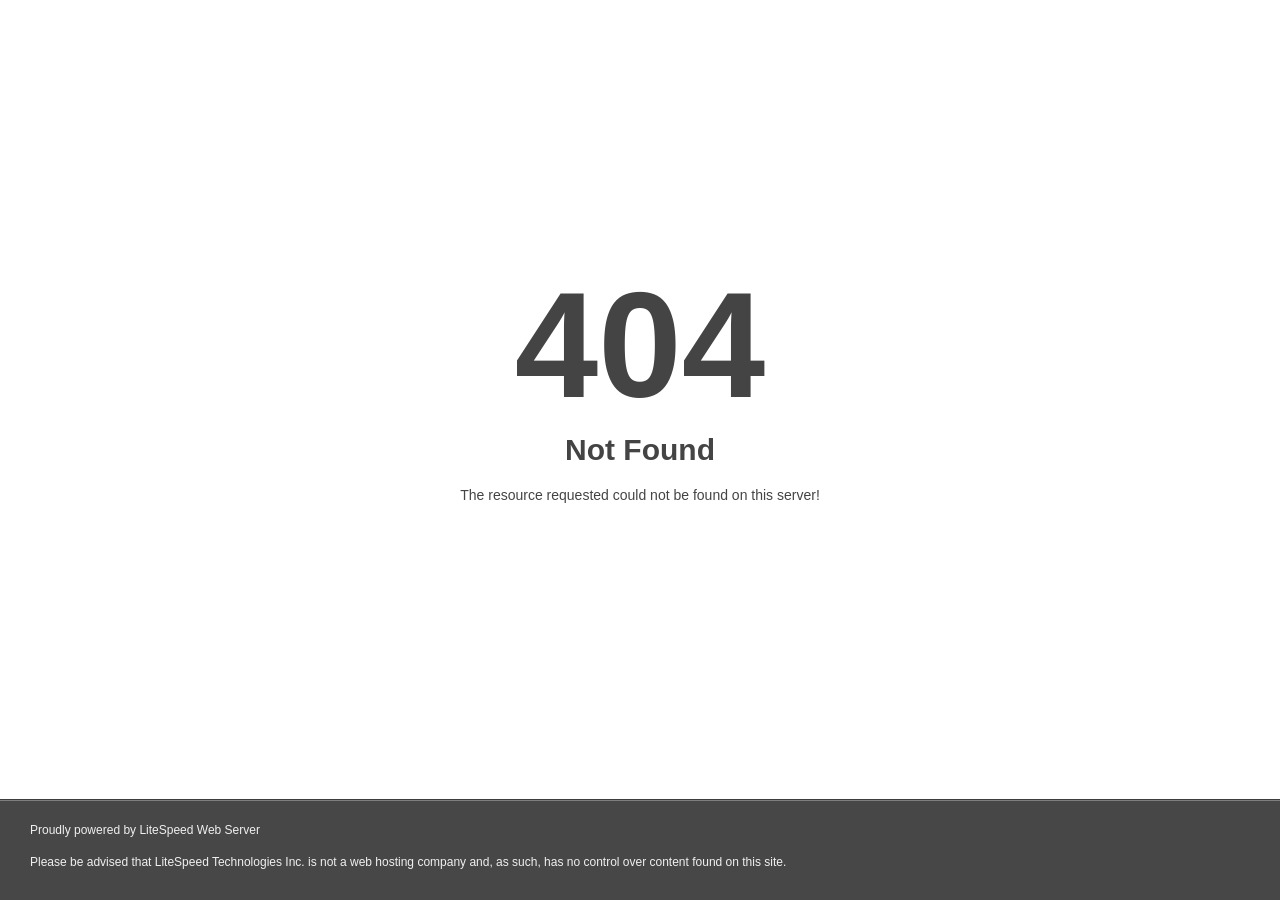
<file: content/carwash3/images/bg_panel.html>
<!DOCTYPE html>
<html style="height:100%">
<head>
<meta name="viewport" content="width=device-width, initial-scale=1, shrink-to-fit=no" />
<title> 404 Not Found
</title><style>@media (prefers-color-scheme:dark){body{background-color:#000!important}}</style></head>
<body style="color: #444; margin:0;font: normal 14px/20px Arial, Helvetica, sans-serif; height:100%; background-color: #fff;">
<div style="height:auto; min-height:100%; ">     <div style="text-align: center; width:800px; margin-left: -400px; position:absolute; top: 30%; left:50%;">
        <h1 style="margin:0; font-size:150px; line-height:150px; font-weight:bold;">404</h1>
<h2 style="margin-top:20px;font-size: 30px;">Not Found
</h2>
<p>The resource requested could not be found on this server!</p>
</div></div><div style="color:#f0f0f0; font-size:12px;margin:auto;padding:0px 30px 0px 30px;position:relative;clear:both;height:100px;margin-top:-101px;background-color:#474747;border-top: 1px solid rgba(0,0,0,0.15);box-shadow: 0 1px 0 rgba(255, 255, 255, 0.3) inset;">
<br>Proudly powered by LiteSpeed Web Server<p>Please be advised that LiteSpeed Technologies Inc. is not a web hosting company and, as such, has no control over content found on this site.</p></div></body></html>
</file>
<file: content/carwash3/css/structure.css>
@import "../../../css/mfn-icons.css";
@import "../../../css/pretty.css";
/* Reset & Basics */

html, body, div, span, applet, object, iframe, h1, h2, h3, h4, h5, h6, p, blockquote, pre, a, abbr, acronym, address, cite, code, del, dfn, em, img, ins, kbd, q, s, samp, strike, strong, tt, var, b, u, i, center, ol, ul, li, fieldset, form, label, legend, table, caption, tbody, tfoot, thead, tr, th, td, article, aside, canvas, details, embed, figure, figcaption, footer, header, hgroup, menu, nav, output, ruby, section, summary, time, mark, audio, video {
	margin: 0;
	padding: 0;
	border: 0;
	font-size: 100%;
	font: inherit;
	vertical-align: baseline
}
article, aside, details, figcaption, figure, footer, header, hgroup, menu, nav, section {
	display: block
}
body {
	line-height: 1
}
ol, ul {
	list-style: none
}
blockquote, q {
	quotes: none
}
blockquote:before, blockquote:after, q:before, q:after {
	content: '';
	content: none
}
table {
	border-collapse: collapse;
	border-spacing: 0
}
/* Variables */

body {
	--mfn-column-gap-top: 0;
	--mfn-column-gap-bottom: 40px;
	--mfn-column-gap-left: 12px;
	--mfn-column-gap-right: 12px;
	--mfn-article-box-decoration: #000000;
	/* podpiac pod themecolor */
	--mfn-before-after-slider: #fff;
	--mfn-before-after-label: rgba(0, 0, 0, 0.25);
	--mfn-before-after-label-color: #fff;
	--mfn-blog-slider-date-bg: #f8f8f8;
	--mfn-blog-date-bg: #f8f8f8;
	--mfn-contactbox-line: rgba(255, 255, 255, .2);
	--mfn-infobox-line: rgba(255, 255, 255, .2);
	--mfn-faq-line: rgba(0, 0, 0, .1);
	--mfn-clients-tiles: rgba(0, 0, 0, .08);
	--mfn-clients-tiles-hover: #0089F7;
	--mfn-offer-thumbs-nav: #0089F7;
	--mfn-timeline-date-bg: #f8f8f8;
	--mfn-sliding-box-bg: #0089F7;
	--mfn-tabs-border-width: 1px;
	--mfn-tabs-border-color: rgba(0, 0, 0, .08);
	--mfn-shape-divider: #000;
	--mfn-icon-box-icon: #0089F7;
}
body.style-simple {
	--mfn-contactbox-line: rgba(255, 255, 255, .1);
	--mfn-infobox-line: rgba(255, 255, 255, .1);
}
/* Basic Styles */

html {
	height: 100%
}
body {
	-webkit-font-smoothing: antialiased;
	-webkit-text-size-adjust: 100%
}
body.mfn-body-offset-header {
	transition: 0.3s;
}
/* Typography */

h1, h2, h3, h4, h5, h6 {
	margin-bottom: 15px
}
h1 a, h2 a, h3 a, h4 a, h5 a, h6 a {
	font-weight: inherit
}
h1 a:hover, h2 a:hover, h3 a:hover, h4 a:hover, h5 a:hover, h6 a:hover {
	text-decoration: none
}
p {
	margin: 0 0 15px
}
em, i {
	font-style: italic
}
b, strong, dt {
	font-weight: 700
}
.big {
	font-size: 110%;
	line-height: 180%
}
.bypostauthor {
	border-color: #eee
}
.gallery-caption {
	display: block
}
/* Code Hightlighter */

code, pre, q {
	font-family: Consolas, monospace!important;
	border: 1px solid #e8e8e8;
	background: #fff;
	border-radius: 3px
}
code, q {
	padding: 2px 4px;
	white-space: nowrap;
	margin: 0 2px;
	color: #2991d6
}
pre {
	padding: 21px 15px 20px;
	margin: 15px 0;
	display: block;
	line-height: 21px!important;
	background: #fff;
	background: -moz-linear-gradient(top, #fff 50%, #fafafa 50%);
	background: -webkit-linear-gradient(top, #fff 50%, #fafafa 50%);
	background: -o-linear-gradient(top, #fff 50%, #fafafa 50%);
	background: linear-gradient(top, #fff 50%, #fafafa 50%);
	background-size: 42px 42px;
	white-space: pre-wrap;
	white-space: -moz-pre-wrap;
	white-space: -pre-wrap;
	white-space: -o-pre-wrap
}
code p, pre p {
	margin-bottom: 0!important
}
/* Links */

a, a:visited, a:focus {
	text-decoration: none;
	outline: 0
}
a:hover {
	text-decoration: underline
}
p a, p a:visited {
	line-height: inherit
}
/* Images */

img.scale-with-grid, .content_wrapper img {
	max-width: 100%;
	height: auto
}
#Content .is-cropped img {
	height: inherit
}
.google-map img {
	max-width: none!important
}
iframe {
	max-width: 100%
}
.gallery .gallery-item img[src$=".svg"], .list_image img[src$=".svg"], .post-photo-wrapper img[src$=".svg"], .slider_images img[src$=".svg"] {
	width: 100%
}
/* button */

button::-moz-focus-inner, input::-moz-focus-inner {
	border: 0;
	padding: 0
}
.button, button, input[type="button"], input[type="reset"], input[type="submit"] {
	display: inline-block;
	position: relative;
	padding: 10px 20px;
	font-size: inherit;
	overflow: hidden;
	text-decoration: none!important;
	cursor: pointer;
	border-style: solid;
	transition: color .1s ease-in-out, background-color .1s ease-in-out, border-color .1s ease-in-out
}
.button .button_icon {
	float: left
}
.button.has-icon {
	white-space: nowrap
}
.button.has-icon .button_label {
	margin-left: 20px;
	white-space: normal
}
.button_right .button_icon {
	float: right
}
.button_right.has-icon .button_label {
	margin: 0 20px 0 0
}
.action_button {
	display: block;
	position: relative;
	float: left;
	overflow: hidden;
	padding: 10px 20px;
	text-decoration: none!important;
	line-height: 21px;
	box-sizing: border-box;
	transition: color .1s ease-in-out, background-color .1s ease-in-out, border-color .1s ease-in-out
}
.footer_button {
	display: inline-block;
	position: relative;
	overflow: hidden;
	width: 42px;
	height: 42px;
	line-height: 42px!important;
	font-size: 20px!important;
	margin: 0;
	text-align: center;
	text-decoration: none!important;
	font-family: inherit!important;
	transition: color .1s ease-in-out, background-color .1s ease-in-out, border-color .1s ease-in-out
}
/* button | default */

.button-default .button, .button-default button, .button-default input[type="button"], .button-default input[type="reset"], .button-default input[type="submit"] {
	border: none;
	border-radius: 5px;
	box-shadow: inset 0 0 0 1px rgba(0, 0, 0, .03), inset 0px 4px 3px -2px rgba(0, 0, 0, .07)
}
.button-default .button.has-icon .button_label {
	margin-left: 40px
}
.button-default .button_right.has-icon .button_label {
	margin-left: 0;
	margin-right: 40px
}
.button-default .button .button_icon {
	position: relative;
	margin: 0 -8px
}
.button-default .button .button_icon:after {
	content: "";
	position: absolute;
	background-color: rgba(0, 0, 0, .05);
	display: block;
	width: calc(100% + 100px);
	height: calc(100% + 100px);
	top: -50px;
	right: -12px
}
.button-default .button .button_icon i {
	color: rgba(0, 0, 0, .5)
}
.button-default .button_right .button_icon:after {
	left: -12px;
	right: 0
}
.button-default .button_dark .button_icon:after {
	background-color: rgba(255, 255, 255, .05)
}
.button-default .button_dark .button_icon i {
	color: rgba(255, 255, 255, .7)
}
.button-default .action_button, .button-default .footer_button {
	border-radius: 5px
}
@media ( min-width: 768px) {
	.button-default .button:after, .button-default button:after, .button-default .action_button:after, .button-default .footer_button:after, .button-default input[type="submit"]:after, .button-default input[type="reset"]:after, .button-default input[type="button"]:after {
		content: "";
		position: absolute;
		left: 0;
		top: 0;
		height: 100%;
		width: 0;
		background: rgba(0, 0, 0, .05);
		z-index: 1;
		transition: width .2s ease-in-out
	}
	.button-default .button:hover:after, .button-default button:hover:after, .button-default .action_button:hover:after, .button-default .footer_button:hover:after, .button-default input[type="submit"]:hover:after, .button-default input[type="reset"]:hover:after, .button-default input[type="button"]:hover:after {
		width: 100%
	}
}
/* button | flat */

.button-flat .button, .button-flat button, .button-flat input[type="button"], .button-flat input[type="reset"], .button-flat input[type="submit"] {
	border: none
}
.button-flat .button .button_icon {
	position: relative;
	margin: 0 -8px
}
.button-flat .button:after, .button-flat button:after, .button-flat .action_button:after, .button-flat .footer_button:after, .button-flat input[type="submit"]:after, .button-flat input[type="reset"]:after, .button-flat input[type="button"]:after {
	content: "";
	position: absolute;
	left: 0;
	top: 0;
	height: 100%;
	width: 100%;
	background: rgba(0, 0, 0, .05);
	z-index: 1;
	transition: opacity .2s ease-in-out;
	opacity: 0
}
.button-flat .button:hover:after, .button-flat button:hover:after, .button-flat .action_button:hover:after, .button-flat .footer_button:hover:after, .button-flat input[type="submit"]:hover:after, .button-flat input[type="reset"]:hover:after, .button-flat input[type="button"]:hover:after {
	opacity: 1
}
/* button | round */

.button-round .button, .button-round button, .button-round .action_button, .button-round input[type="button"], .button-round input[type="reset"], .button-round input[type="submit"] {
	border: none;
	padding: 10px 35px;
	border-radius: 50px
}
.button-round .button .button_icon {
	position: relative;
	margin: 0 -8px
}
.button-round .button:after, .button-round button:after, .button-round .action_button:after, .button-round input[type="submit"]:after, .button-round input[type="reset"]:after, .button-round input[type="button"]:after {
	content: "";
	position: absolute;
	left: 0;
	top: 0;
	height: 100%;
	width: 100%;
	background: rgba(0, 0, 0, .05);
	z-index: 1;
	transition: opacity .2s ease-in-out;
	opacity: 0
}
.button-round .button:hover:after, .button-round button:hover:after, .button-round .action_button:hover:after, .button-round input[type="submit"]:hover:after, .button-round input[type="reset"]:hover:after, .button-round input[type="button"]:hover:after {
	opacity: 1
}
.button-round .footer_button {
	padding: 0 15px;
	border-radius: 50px
}
/* button | stroke */

.button-stroke .button, .button-stroke button, .button-stroke .action_button, .button-stroke .footer_button, .button-stroke input[type="button"], .button-stroke input[type="reset"], .button-stroke input[type="submit"] {
	background-color: transparent;
	border-width: 2px;
	border-style: solid;
	border-radius: 3px;
	transition: background-color .2s ease-in-out, color .2s ease-in-out;
}
.button-stroke .button .button_icon {
	position: relative;
	margin: 0 -8px
}
.button-stroke .button .button_icon i {
	transition: color .2s ease-in-out
}
/* button | full width */

.button.button_full_width, button.button_full_width, input[type="submit"].button_full_width, input[type="reset"].button_full_width, input[type="button"].button_full_width {
	width: 100%;
	box-sizing: border-box;
	text-align: center
}
.button.button_full_width .button_icon {
	float: none;
	margin: 0;
	background: none
}
.button.button_full_width .button_icon:after {
	display: none
}
.button.button_full_width .button_label {
	margin: 0 0 0 10px!important
}
/* button | sizes */

.button.button_size_1 {
	font-size: 95%;
	padding-top: 7px;
	padding-bottom: 7px
}
.button.button_size_3 {
	font-size: 110%;
	padding-top: 11px;
	padding-bottom: 11px
}
.button.button_size_3 .button_label {
	padding: 0 10px
}
.button.button_size_4 {
	font-size: 120%;
	padding-top: 15px;
	padding-bottom: 15px
}
.button.button_size_4 .button_label {
	padding: 0 15px
}
/* button | custom */

.button-custom .button .button_label {
	padding: 0
}
.button-custom .button.has-icon .button_label {
	padding: 0;
	margin-left: 10px
}
.button-custom .action_button {
	border-style: solid;
	padding: 12px 20px !important;
	line-height: 14px!important;
	top: 0
}
.button-custom .footer_button {
	border-style: solid;
	padding: 0 !important
}
.button-custom .button_size_1 {
	transform: scale(0.9)
}
.button-custom .button_size_3 {
	transform: scale(1.1)
}
.button-custom .button_size_4 {
	transform: scale(1.2)
}
.button-custom .content_wrapper .button.the-icon {
	padding-left: 10px;
	padding-right: 10px
}
/* button | in the content */

.content_wrapper .button, .content_wrapper button, .content_wrapper input[type="button"], .content_wrapper input[type="reset"], .content_wrapper input[type="submit"] {
	margin: 0 10px 15px 0
}
/* button | colors */

/* red */

a.button.button_red {
	background-color: #e7432b;
	color: #fff
}
.button-stroke a.button.button_red, .button-stroke a.button.button_red .button_icon i, .button-stroke a.tp-button.red {
	color: #e7432b;
	border-color: #e7432b;
	background-color: transparent
}
.button-stroke a:hover.button.button_red, .button-stroke a:hover.tp-button.red {
	background-color: #e7432b;
	color: #fff
}
/* blue */

a.button.button_blue {
	background-color: #2e96db;
	color: #fff
}
.button-stroke a.button.button_blue, .button-stroke a.button.button_blue .button_icon i, .button-stroke a.tp-button.blue {
	color: #2e96db;
	border-color: #2e96db;
	background-color: transparent
}
.button-stroke a:hover.button.button_blue, .button-stroke a:hover.tp-button.blue {
	background-color: #2e96db;
	color: #fff
}
/* turquoise */

a.button.button_turquoise {
	background-color: #22e387;
	color: #fff
}
.button-stroke a.button.button_turquoise, .button-stroke a.button.button_turquoise .button_icon i, .button-stroke a.tp-button.turquoise {
	color: #22e387;
	border-color: #22e387;
	background-color: transparent
}
.button-stroke a:hover.button.button_turquoise, .button-stroke a:hover.tp-button.turquoise {
	background-color: #22e387;
	color: #fff
}
/* yellow */

a.button.button_yellow {
	background-color: #face43;
	color: #fff
}
.button-stroke a.button.button_yellow, .button-stroke a.button.button_yellow .button_icon i, .button-stroke a.tp-button.yellow {
	color: #face43;
	border-color: #face43;
	background-color: transparent
}
.button-stroke a:hover.button.button_yellow, .button-stroke a:hover.tp-button.yellow {
	background-color: #face43;
	color: #fff
}
/* grey */

a.button.button_grey {
	background-color: #8f8f8f;
	color: #fff
}
.button-stroke a.button.button_grey, .button-stroke a.button.button_grey .button_icon i, .button-stroke a.tp-button.grey {
	color: #8f8f8f;
	border-color: #8f8f8f;
	background-color: transparent
}
.button-stroke a:hover.button.button_grey, .button-stroke a:hover.tp-button.grey {
	background-color: #8f8f8f;
	color: #fff
}
/* navy */

a.button.button_navy {
	background-color: #3b5982;
	color: #fff
}
.button-stroke a.button.button_navy, .button-stroke a.button.button_navy .button_icon i, .button-stroke a.tp-button.navy {
	color: #3b5982;
	border-color: #3b5982;
	background-color: transparent
}
.button-stroke a:hover.button.button_navy, .button-stroke a:hover.tp-button.navy {
	background-color: #3b5982;
	color: #fff
}
/* orange */

a.button.button_orange {
	background-color: #ff8125;
	color: #fff
}
.button-stroke a.button.button_orange, .button-stroke a.button.button_orange .button_icon i, .button-stroke a.tp-button.orange {
	color: #ff8125;
	border-color: #ff8125;
	background-color: transparent
}
.button-stroke a:hover.button.button_orange, .button-stroke a:hover.tp-button.orange {
	background-color: #ff8125;
	color: #fff
}
/* green */

a.button.button_green {
	background-color: #88be4c;
	color: #fff
}
.button-stroke a.button.button_green, .button-stroke a.button.button_green .button_icon i, .button-stroke a.tp-button.green {
	color: #88be4c;
	border-color: #88be4c;
	background-color: transparent
}
.button-stroke a:hover.button.button_green, .button-stroke a:hover.tp-button.green {
	background-color: #88be4c;
	color: #fff
}
/* Icons */

@font-face {
	font-family: 'mfn-icons';
	src: url(../fonts/mfn/icons4cdc.html?31690507);
	src: url(../fonts/mfn/icons4cdc.html?31690507#iefix) format("embedded-opentype"), url(../fonts/mfn/icons4cdc-2.html?31690507) format("woff"), url(../fonts/mfn/icons4cdc-3.html?31690507) format("truetype"), url(../fonts/mfn/icons4cdc-4.html?31690507#mfn) format("svg");
	font-weight: 400;
	font-style: normal;
	font-display: swap
}
[class^="icon-"]:before, [class*=" icon-"]:before {
	font-family: "mfn-icons";
	font-style: normal;
	font-weight: 400;
	speak: none;
	display: inline-block;
	text-decoration: none!important;
	width: 1em;
	margin-right: .2em;
	text-align: center;
	font-variant: normal;
	text-transform: none;
	line-height: 1em;
	margin-left: .2em
}
.icon-acrobat:before {
	content: '\e800'
}
.icon-address:before {
	content: '\e801'
}
.icon-adjust:before {
	content: '\e802'
}
.icon-aim:before {
	content: '\e803'
}
.icon-air:before {
	content: '\e804'
}
.icon-alert:before {
	content: '\e805'
}
.icon-amazon:before {
	content: '\e806'
}
.icon-android:before {
	content: '\e807'
}
.icon-angellist:before {
	content: '\e808'
}
.icon-appnet:before {
	content: '\e809'
}
.icon-appstore:before {
	content: '\e80a'
}
.icon-archive:before {
	content: '\e80b'
}
.icon-arrow-combo:before {
	content: '\e80c'
}
.icon-arrows-ccw:before {
	content: '\e80d'
}
.icon-attach:before {
	content: '\e80e'
}
.icon-attach-line:before {
	content: '\e80f'
}
.icon-attention:before {
	content: '\e810'
}
.icon-back:before {
	content: '\e811'
}
.icon-back-in-time:before {
	content: '\e812'
}
.icon-bag:before {
	content: '\e813'
}
.icon-basket:before {
	content: '\e814'
}
.icon-battery:before {
	content: '\e815'
}
.icon-beaker-line:before {
	content: '\e816'
}
.icon-bell:before {
	content: '\e817'
}
.icon-bitbucket:before {
	content: '\e818'
}
.icon-bitcoin:before {
	content: '\e819'
}
.icon-block:before {
	content: '\e81a'
}
.icon-blogger:before {
	content: '\e81b'
}
.icon-book:before {
	content: '\e81c'
}
.icon-book-open:before {
	content: '\e81d'
}
.icon-bookmark:before {
	content: '\e81e'
}
.icon-bookmarks:before {
	content: '\e81f'
}
.icon-box:before {
	content: '\e820'
}
.icon-briefcase:before {
	content: '\e821'
}
.icon-brush:before {
	content: '\e822'
}
.icon-bucket:before {
	content: '\e823'
}
.icon-buffer:before {
	content: '\e824'
}
.icon-calendar:before {
	content: '\e825'
}
.icon-calendar-line:before {
	content: '\e826'
}
.icon-call:before {
	content: '\e827'
}
.icon-camera:before {
	content: '\e828'
}
.icon-camera-line:before {
	content: '\e829'
}
.icon-cancel:before {
	content: '\e82a'
}
.icon-cancel-circled:before {
	content: '\e82b'
}
.icon-cancel-squared:before {
	content: '\e82c'
}
.icon-cart:before {
	content: '\e82d'
}
.icon-cc:before {
	content: '\e82e'
}
.icon-cc-by:before {
	content: '\e82f'
}
.icon-cc-nc:before {
	content: '\e830'
}
.icon-cc-nc-eu:before {
	content: '\e831'
}
.icon-cc-nc-jp:before {
	content: '\e832'
}
.icon-cc-nd:before {
	content: '\e833'
}
.icon-cc-pd:before {
	content: '\e834'
}
.icon-cc-remix:before {
	content: '\e835'
}
.icon-cc-sa:before {
	content: '\e836'
}
.icon-cc-share:before {
	content: '\e837'
}
.icon-cc-zero:before {
	content: '\e838'
}
.icon-ccw:before {
	content: '\e839'
}
.icon-cd:before {
	content: '\e83a'
}
.icon-cd-line:before {
	content: '\e83b'
}
.icon-chart-area:before {
	content: '\e83c'
}
.icon-chart-bar:before {
	content: '\e83d'
}
.icon-chart-line:before {
	content: '\e83e'
}
.icon-chart-pie:before {
	content: '\e83f'
}
.icon-chat:before {
	content: '\e840'
}
.icon-check:before {
	content: '\e841'
}
.icon-clipboard:before {
	content: '\e842'
}
.icon-clock:before {
	content: '\e843'
}
.icon-clock-line:before {
	content: '\e844'
}
.icon-cloud:before {
	content: '\e845'
}
.icon-cloud-line:before {
	content: '\e846'
}
.icon-cloud-thunder:before {
	content: '\e847'
}
.icon-cloudapp:before {
	content: '\e848'
}
.icon-code:before {
	content: '\e849'
}
.icon-cog:before {
	content: '\e84a'
}
.icon-cog-line:before {
	content: '\e84b'
}
.icon-comment-fa:before {
	content: '\e84c'
}
.icon-comment-line:before {
	content: '\e84d'
}
.icon-compass:before {
	content: '\e84e'
}
.icon-credit-card:before {
	content: '\e84f'
}
.icon-cup:before {
	content: '\e850'
}
.icon-cup-line:before {
	content: '\e851'
}
.icon-cw:before {
	content: '\e852'
}
.icon-database-line:before {
	content: '\e853'
}
.icon-delicious:before {
	content: '\e854'
}
.icon-desktop-line:before {
	content: '\e855'
}
.icon-diamond-line:before {
	content: '\e856'
}
.icon-digg:before {
	content: '\e857'
}
.icon-direction:before {
	content: '\e858'
}
.icon-disqus:before {
	content: '\e859'
}
.icon-doc:before {
	content: '\e85a'
}
.icon-doc-landscape:before {
	content: '\e85b'
}
.icon-doc-line:before {
	content: '\e85c'
}
.icon-doc-text:before {
	content: '\e85d'
}
.icon-doc-text-inv:before {
	content: '\e85e'
}
.icon-docs:before {
	content: '\e85f'
}
.icon-dot:before {
	content: '\e860'
}
.icon-dot-2:before {
	content: '\e861'
}
.icon-dot-3:before {
	content: '\e862'
}
.icon-down:before {
	content: '\e863'
}
.icon-down-bold:before {
	content: '\e864'
}
.icon-down-circled:before {
	content: '\e865'
}
.icon-down-dir:before {
	content: '\e866'
}
.icon-down-open:before {
	content: '\e867'
}
.icon-down-open-big:before {
	content: '\e868'
}
.icon-down-open-mini:before {
	content: '\e869'
}
.icon-down-thin:before {
	content: '\e86a'
}
.icon-download:before {
	content: '\e86b'
}
.icon-drive:before {
	content: '\e86c'
}
.icon-droplet:before {
	content: '\e86d'
}
.icon-drupal:before {
	content: '\e86e'
}
.icon-duckduckgo:before {
	content: '\e86f'
}
.icon-dwolla:before {
	content: '\e870'
}
.icon-ebay:before {
	content: '\e871'
}
.icon-email:before {
	content: '\e872'
}
.icon-erase:before {
	content: '\e873'
}
.icon-eventasaurus:before {
	content: '\e874'
}
.icon-eventbrite:before {
	content: '\e875'
}
.icon-eventful:before {
	content: '\e876'
}
.icon-export:before {
	content: '\e877'
}
.icon-eye:before {
	content: '\e878'
}
.icon-eye-line:before {
	content: '\e879'
}
.icon-fast-backward:before {
	content: '\e87a'
}
.icon-fast-forward:before {
	content: '\e87b'
}
.icon-feather:before {
	content: '\e87c'
}
.icon-fire-line:before {
	content: '\e87d'
}
.icon-fivehundredpx:before {
	content: '\e87e'
}
.icon-flag:before {
	content: '\e87f'
}
.icon-flash:before {
	content: '\e880'
}
.icon-flashlight:before {
	content: '\e881'
}
.icon-flight:before {
	content: '\e882'
}
.icon-floppy:before {
	content: '\e883'
}
.icon-flow-branch:before {
	content: '\e884'
}
.icon-flow-cascade:before {
	content: '\e885'
}
.icon-flow-line:before {
	content: '\e886'
}
.icon-flow-parallel:before {
	content: '\e887'
}
.icon-flow-tree:before {
	content: '\e888'
}
.icon-folder:before {
	content: '\e889'
}
.icon-food-line:before {
	content: '\e88a'
}
.icon-forrst:before {
	content: '\e88b'
}
.icon-forward:before {
	content: '\e88c'
}
.icon-gauge:before {
	content: '\e88d'
}
.icon-globe:before {
	content: '\e88e'
}
.icon-globe-line:before {
	content: '\e88f'
}
.icon-gmail:before {
	content: '\e890'
}
.icon-googleplay:before {
	content: '\e891'
}
.icon-gowalla:before {
	content: '\e892'
}
.icon-graduation-cap:before {
	content: '\e893'
}
.icon-graduation-cap-line:before {
	content: '\e894'
}
.icon-grooveshark:before {
	content: '\e895'
}
.icon-guest:before {
	content: '\e896'
}
.icon-hackernews:before {
	content: '\e897'
}
.icon-heart-empty-fa:before {
	content: '\e898'
}
.icon-heart-fa:before {
	content: '\e899'
}
.icon-heart-line:before {
	content: '\e89a'
}
.icon-help:before {
	content: '\e89b'
}
.icon-help-circled:before {
	content: '\e89c'
}
.icon-home:before {
	content: '\e89d'
}
.icon-hourglass:before {
	content: '\e89e'
}
.icon-html5:before {
	content: '\e89f'
}
.icon-ie:before {
	content: '\e8a0'
}
.icon-inbox:before {
	content: '\e8a1'
}
.icon-inbox-line:before {
	content: '\e8a2'
}
.icon-infinity:before {
	content: '\e8a3'
}
.icon-info:before {
	content: '\e8a4'
}
.icon-info-circled:before {
	content: '\e8a5'
}
.icon-install:before {
	content: '\e8a6'
}
.icon-instapaper:before {
	content: '\e8a7'
}
.icon-intensedebate:before {
	content: '\e8a8'
}
.icon-itunes:before {
	content: '\e8a9'
}
.icon-key:before {
	content: '\e8aa'
}
.icon-key-line:before {
	content: '\e8ab'
}
.icon-keyboard:before {
	content: '\e8ac'
}
.icon-klout:before {
	content: '\e8ad'
}
.icon-lamp:before {
	content: '\e8ae'
}
.icon-language:before {
	content: '\e8af'
}
.icon-lanyrd:before {
	content: '\e8b0'
}
.icon-layout:before {
	content: '\e8b1'
}
.icon-leaf:before {
	content: '\e8b2'
}
.icon-left:before {
	content: '\e8b3'
}
.icon-left-bold:before {
	content: '\e8b4'
}
.icon-left-circled:before {
	content: '\e8b5'
}
.icon-left-dir:before {
	content: '\e8b6'
}
.icon-left-open:before {
	content: '\e8b7'
}
.icon-left-open-big:before {
	content: '\e8b8'
}
.icon-left-open-mini:before {
	content: '\e8b9'
}
.icon-left-thin:before {
	content: '\e8ba'
}
.icon-lego:before {
	content: '\e8bb'
}
.icon-level-down:before {
	content: '\e8bc'
}
.icon-level-up:before {
	content: '\e8bd'
}
.icon-lifebuoy:before {
	content: '\e8be'
}
.icon-light-down:before {
	content: '\e8bf'
}
.icon-light-up:before {
	content: '\e8c0'
}
.icon-lightbulb-line:before {
	content: '\e8c1'
}
.icon-link:before {
	content: '\e8c2'
}
.icon-list:before {
	content: '\e8c3'
}
.icon-list-add:before {
	content: '\e8c4'
}
.icon-lkdto:before {
	content: '\e8c5'
}
.icon-location:before {
	content: '\e8c6'
}
.icon-location-line:before {
	content: '\e8c7'
}
.icon-lock:before {
	content: '\e8c8'
}
.icon-lock-line:before {
	content: '\e8c9'
}
.icon-lock-open:before {
	content: '\e8ca'
}
.icon-login:before {
	content: '\e8cb'
}
.icon-logout:before {
	content: '\e8cc'
}
.icon-loop:before {
	content: '\e8cd'
}
.icon-macstore:before {
	content: '\e8ce'
}
.icon-magnet:before {
	content: '\e8cf'
}
.icon-mail:before {
	content: '\e8d0'
}
.icon-mail-line:before {
	content: '\e8d1'
}
.icon-map:before {
	content: '\e8d2'
}
.icon-meetup:before {
	content: '\e8d3'
}
.icon-megaphone:before {
	content: '\e8d4'
}
.icon-megaphone-line:before {
	content: '\e8d5'
}
.icon-menu:before {
	content: '\e8d6'
}
.icon-mic:before {
	content: '\e8d7'
}
.icon-minus:before {
	content: '\e8d8'
}
.icon-minus-circled:before {
	content: '\e8d9'
}
.icon-minus-squared:before {
	content: '\e8da'
}
.icon-mobile:before {
	content: '\e8db'
}
.icon-mobile-line:before {
	content: '\e8dc'
}
.icon-money-line:before {
	content: '\e8dd'
}
.icon-monitor:before {
	content: '\e8de'
}
.icon-moon:before {
	content: '\e8df'
}
.icon-mouse:before {
	content: '\e8e0'
}
.icon-music:before {
	content: '\e8e1'
}
.icon-music-line:before {
	content: '\e8e2'
}
.icon-mute:before {
	content: '\e8e3'
}
.icon-myspace:before {
	content: '\e8e4'
}
.icon-network:before {
	content: '\e8e5'
}
.icon-newspaper:before {
	content: '\e8e6'
}
.icon-ninetyninedesigns:before {
	content: '\e8e7'
}
.icon-note:before {
	content: '\e8e8'
}
.icon-note-beamed:before {
	content: '\e8e9'
}
.icon-note-line:before {
	content: '\e8ea'
}
.icon-openid:before {
	content: '\e8eb'
}
.icon-opentable:before {
	content: '\e8ec'
}
.icon-palette:before {
	content: '\e8ed'
}
.icon-paper-plane:before {
	content: '\e8ee'
}
.icon-paper-plane-line:before {
	content: '\e8ef'
}
.icon-params-line:before {
	content: '\e8f0'
}
.icon-pause:before {
	content: '\e8f1'
}
.icon-pencil:before {
	content: '\e8f2'
}
.icon-pencil-line:before {
	content: '\e8f3'
}
.icon-phone:before {
	content: '\e8f4'
}
.icon-photo-line:before {
	content: '\e8f5'
}
.icon-picture:before {
	content: '\e8f6'
}
.icon-pinboard:before {
	content: '\e8f7'
}
.icon-plancast:before {
	content: '\e8f8'
}
.icon-play:before {
	content: '\e8f9'
}
.icon-plurk:before {
	content: '\e8fa'
}
.icon-plus:before {
	content: '\e8fb'
}
.icon-plus-circled:before {
	content: '\e8fc'
}
.icon-plus-squared:before {
	content: '\e8fd'
}
.icon-pocket:before {
	content: '\e8fe'
}
.icon-podcast:before {
	content: '\e8ff'
}
.icon-popup:before {
	content: '\e900'
}
.icon-posterous:before {
	content: '\e901'
}
.icon-print:before {
	content: '\e902'
}
.icon-progress-0:before {
	content: '\e903'
}
.icon-progress-1:before {
	content: '\e904'
}
.icon-progress-2:before {
	content: '\e905'
}
.icon-progress-3:before {
	content: '\e906'
}
.icon-publish:before {
	content: '\e907'
}
.icon-quora:before {
	content: '\e908'
}
.icon-quote:before {
	content: '\e909'
}
.icon-record:before {
	content: '\e90a'
}
.icon-reddit:before {
	content: '\e90b'
}
.icon-reply:before {
	content: '\e90c'
}
.icon-reply-all:before {
	content: '\e90d'
}
.icon-resize-full:before {
	content: '\e90e'
}
.icon-resize-small:before {
	content: '\e90f'
}
.icon-retweet:before {
	content: '\e910'
}
.icon-right:before {
	content: '\e911'
}
.icon-right-bold:before {
	content: '\e912'
}
.icon-right-circled:before {
	content: '\e913'
}
.icon-right-dir:before {
	content: '\e914'
}
.icon-right-open:before {
	content: '\e915'
}
.icon-right-open-big:before {
	content: '\e916'
}
.icon-right-open-mini:before {
	content: '\e917'
}
.icon-right-thin:before {
	content: '\e918'
}
.icon-rocket:before {
	content: '\e919'
}
.icon-rss:before {
	content: '\e91a'
}
.icon-search:before {
	content: '\e91b'
}
.icon-search-line:before {
	content: '\e91c'
}
.icon-share:before {
	content: '\e91d'
}
.icon-shareable:before {
	content: '\e91e'
}
.icon-shop-line:before {
	content: '\e91f'
}
.icon-shuffle:before {
	content: '\e920'
}
.icon-signal:before {
	content: '\e921'
}
.icon-smashmag:before {
	content: '\e922'
}
.icon-songkick:before {
	content: '\e923'
}
.icon-sound:before {
	content: '\e924'
}
.icon-sound-line:before {
	content: '\e925'
}
.icon-stackoverflow:before {
	content: '\e926'
}
.icon-star:before {
	content: '\e927'
}
.icon-star-empty:before {
	content: '\e928'
}
.icon-star-line:before {
	content: '\e929'
}
.icon-statusnet:before {
	content: '\e92a'
}
.icon-stop:before {
	content: '\e92b'
}
.icon-suitcase:before {
	content: '\e92c'
}
.icon-switch:before {
	content: '\e92d'
}
.icon-t-shirt-line:before {
	content: '\e92e'
}
.icon-tag:before {
	content: '\e92f'
}
.icon-tag-line:before {
	content: '\e930'
}
.icon-tape:before {
	content: '\e931'
}
.icon-target:before {
	content: '\e932'
}
.icon-thermometer:before {
	content: '\e933'
}
.icon-thumbs-up:before {
	content: '\e934'
}
.icon-thumbs-down:before {
	content: '\e935'
}
.icon-thumbs-up-line:before {
	content: '\e936'
}
.icon-ticket:before {
	content: '\e937'
}
.icon-to-end:before {
	content: '\e938'
}
.icon-to-start:before {
	content: '\e939'
}
.icon-tools:before {
	content: '\e93a'
}
.icon-traffic-cone:before {
	content: '\e93b'
}
.icon-trash:before {
	content: '\e93c'
}
.icon-trash-line:before {
	content: '\e93d'
}
.icon-trophy:before {
	content: '\e93e'
}
.icon-truck-line:before {
	content: '\e93f'
}
.icon-tv-line:before {
	content: '\e940'
}
.icon-up:before {
	content: '\e941'
}
.icon-up-bold:before {
	content: '\e942'
}
.icon-up-circled:before {
	content: '\e943'
}
.icon-up-dir:before {
	content: '\e944'
}
.icon-up-open:before {
	content: '\e945'
}
.icon-up-open-big:before {
	content: '\e946'
}
.icon-up-open-mini:before {
	content: '\e947'
}
.icon-up-thin:before {
	content: '\e948'
}
.icon-upload:before {
	content: '\e949'
}
.icon-upload-cloud:before {
	content: '\e94a'
}
.icon-user:before {
	content: '\e94b'
}
.icon-user-add:before {
	content: '\e94c'
}
.icon-user-line:before {
	content: '\e94d'
}
.icon-users:before {
	content: '\e94e'
}
.icon-vcard:before {
	content: '\e94f'
}
.icon-viadeo:before {
	content: '\e950'
}
.icon-video:before {
	content: '\e951'
}
.icon-videocam-line:before {
	content: '\e952'
}
.icon-vk:before {
	content: '\e953'
}
.icon-volume:before {
	content: '\e954'
}
.icon-w3c:before {
	content: '\e955'
}
.icon-wallet-line:before {
	content: '\e956'
}
.icon-water:before {
	content: '\e957'
}
.icon-weibo:before {
	content: '\e958'
}
.icon-wikipedia:before {
	content: '\e959'
}
.icon-window:before {
	content: '\e95a'
}
.icon-wordpress:before {
	content: '\e95b'
}
.icon-xing:before {
	content: '\e95c'
}
.icon-yahoo:before {
	content: '\e95d'
}
.icon-yelp:before {
	content: '\e95e'
}
.icon-youtube:before {
	content: '\e95f'
}
.icon-menu-fine:before {
	content: '\e960'
}
.icon-bag-fine:before {
	content: '\e961'
}
.icon-search-fine:before {
	content: '\e962'
}
.icon-cancel-fine:before {
	content: '\e963'
}
.icon-plus-fine:before {
	content: '\e964'
}
.icon-minus-fine:before {
	content: '\e965'
}
.icon-gplus-circled:before {
	content: '\f059'
}
.icon-github-circled:before {
	content: '\f09b'
}
.icon-gplus:before {
	content: '\f0d5'
}
.icon-comment-empty-fa:before {
	content: '\f0e5'
}
.icon-instagram:before {
	content: '\f16d'
}
.icon-tumblr:before {
	content: '\f173'
}
.icon-windows:before {
	content: '\f17a'
}
.icon-foursquare:before {
	content: '\f180'
}
.icon-google:before {
	content: '\f1a0'
}
.icon-behance:before {
	content: '\f1b4'
}
.icon-steam:before {
	content: '\f1b6'
}
.icon-spotify:before {
	content: '\f1bc'
}
.icon-database:before {
	content: '\f1c0'
}
.icon-qq:before {
	content: '\f1d6'
}
.icon-paypal:before {
	content: '\f1ed'
}
.icon-stripe:before {
	content: '\f1f5'
}
.icon-whatsapp:before {
	content: '\f232'
}
.icon-medium:before {
	content: '\f23a'
}
.icon-tripadvisor:before {
	content: '\f262'
}
.icon-chrome:before {
	content: '\f268'
}
.icon-scribd:before {
	content: '\f28a'
}
.icon-github:before {
	content: '\f300'
}
.icon-flickr:before {
	content: '\f303'
}
.icon-flickr-circled:before {
	content: '\f304'
}
.icon-vimeo:before {
	content: '\f306'
}
.icon-vimeo-circled:before {
	content: '\f307'
}
.icon-twitter:before {
	content: '\f309'
}
.icon-twitter-circled:before {
	content: '\f30a'
}
.icon-facebook:before {
	content: '\f30c'
}
.icon-facebook-circled:before {
	content: '\f30d'
}
.icon-facebook-squared:before {
	content: '\f30e'
}
.icon-pinterest:before {
	content: '\f312'
}
.icon-pinterest-circled:before {
	content: '\f313'
}
.icon-tumblr-circled:before {
	content: '\f316'
}
.icon-linkedin:before {
	content: '\f318'
}
.icon-linkedin-circled:before {
	content: '\f319'
}
.icon-dribbble:before {
	content: '\f31b'
}
.icon-dribbble-circled:before {
	content: '\f31c'
}
.icon-stumbleupon:before {
	content: '\f31e'
}
.icon-stumbleupon-circled:before {
	content: '\f31f'
}
.icon-lastfm:before {
	content: '\f321'
}
.icon-lastfm-circled:before {
	content: '\f322'
}
.icon-rdio:before {
	content: '\f324'
}
.icon-rdio-circled:before {
	content: '\f325'
}
.icon-spotify-circled:before {
	content: '\f328'
}
.icon-dropbox:before {
	content: '\f330'
}
.icon-evernote:before {
	content: '\f333'
}
.icon-flattr:before {
	content: '\f336'
}
.icon-skype:before {
	content: '\f339'
}
.icon-skype-circled:before {
	content: '\f33a'
}
.icon-renren:before {
	content: '\f33c'
}
.icon-sina-weibo:before {
	content: '\f33f'
}
.icon-picasa:before {
	content: '\f345'
}
.icon-soundcloud:before {
	content: '\f348'
}
.icon-mixi:before {
	content: '\f34b'
}
.icon-google-circles:before {
	content: '\f351'
}
.icon-vkontakte:before {
	content: '\f354'
}
.icon-smashing:before {
	content: '\f357'
}
.icon-db-shape:before {
	content: '\f600'
}
.icon-sweden:before {
	content: '\f601'
}
.icon-logo-db:before {
	content: '\f603'
}
.icon-houzz:before {
	content: '\f27c'
}
.icon-snapchat:before {
	content: '\f2ac'
}
/* Admin bar Live Builder link */

#wp-admin-bar-mfn-live-builder .ab-item:before {
	content: "";
	background-image: url(../muffin-options/svg/be-mono.html)!important;
	background-size: 17px;
	background-repeat: no-repeat;
	background-position: left center;
	height: 100%;
	padding: 0 0 0 17px
}
/* bbPress */

.bbpress #Subheader .title {
	width: 60%
}
.bbpress #Subheader ul.breadcrumbs {
	width: 40%
}
.bbpress #Subheader ul.breadcrumbs .bbp-breadcrumb-current {
	margin: 0
}
.bbpress #bbpress-forums div.bbp-search-form {
	float: none;
	width: 100%;
	margin-bottom: 20px
}
.bbpress #bbpress-forums #subscription-toggle {
	color: #ffffff
}
.bbpress #bbpress-forums #bbp-search-form #bbp_search {
	width: 100%;
	margin: 0
}
.bbpress #bbpress-forums div.bbp-topic-tags {
	clear: both;
	margin-bottom: 20px
}
.bbpress #bbpress-forums div.bbp-topic-tags p {
	margin: 0
}
.bbpress .widget_display_search .screen-reader-text {
	display: none
}
.bbpress .widget_display_search #bbp_search {
	margin: 0
}
.bbpress .bbp_widget_login .bbp-logged-in h4 {
	font-size: 14px;
	font-weight: 400
}
.bbpress .bbp_widget_login .bbp-logged-in a.button {
	margin: 0
}
.bbpress .widget_display_views ul, .bbpress .widget_display_forums ul {
	list-style-type: square;
	padding: 0 0 0 30px
}
.bbpress .widget_display_views ul li a, .bbpress .widget_display_forums ul li a {
	display: block;
	padding: 4px 0 7px 4px
}
/* BuddyPress */

#buddypress {
	margin-bottom: 40px
}
#buddypress #whats-new-options {
	height: auto!important;
	overflow: visible!important
}
#buddypress div.dir-search {
	margin: 0
}
#buddypress #search-members-form>* {
	float: left
}
#buddypress div.dir-search input[type="text"], #buddypress li.groups-members-search input[type="text"] {
	padding: 2px 3px;
	font-size: 100%;
	margin-right: 5px;
	font-weight: 400
}
#buddypress div#subnav.item-list-tabs ul li>* {
	float: left
}
#buddypress div#subnav.item-list-tabs ul li label {
	margin: 10px 5px 0 0;
	font-weight: 400
}
#buddypress div#item-header div#item-meta {
	font-size: 100%
}
#buddypress #message-recipients .highlight {
	background: none;
	color: inherit
}
#buddypress #message-recipients .button {
	display: inline
}
/* Contact Form 7 */

.wpcf7::after {
	clear: both;
	content: "";
	display: block
}
.wpcf7-form .column {
	padding: 0 10px 10px
}
.wpcf7-mail-sent-ok {
	border: none!important;
	margin: 25px 0 0!important;
	padding: 7px!important;
	background: #7DCC68!important;
	color: #fff;
	text-align: center;
	float: left;
	width: 98%;
	box-sizing: border-box;
	margin: 0 1%!important;
}
.wpcf7-mail-sent-ng {
	border: none!important;
	margin: 25px 0 0!important;
	padding: 7px!important;
	background: #fb5455!important;
	color: #fff;
	text-align: center;
	float: left;
	width: 98%;
	box-sizing: border-box;
	margin: 0 1%!important;
}
.cf7p-message .wpcf7-validation-errors {
	border: none!important;
	margin: 25px 0 0!important;
	padding: 7px!important;
	background: #fb5455!important;
	color: #fff;
	text-align: center;
	float: left;
	width: 98%;
	box-sizing: border-box;
	margin: 0 1%!important;
}
body:not(.cf7p-message) .wpcf7-validation-errors {
	border: none!important;
	display: none!important
}
body:not(.cf7p-message) .wpcf7-not-valid-tip {
	position: absolute!important;
	left: -50px!important;
	top: 0!important;
	width: 44px!important;
	height: 44px!important;
	padding: 0!important;
	background-color: #ed3b2e;
	text-indent: -9999px!important;
	padding: 0;
	border: none!important
}
body:not(.cf7p-message) .wpcf7-not-valid-tip:after {
	content: '\e82a';
	font-family: "mfn-icons";
	position: absolute;
	left: 18px;
	top: 11px;
	font-size: 20px;
	color: #fff;
	text-indent: 0
}
body:not(.cf7p-message) .wpcf7-not-valid-tip:before {
	content: '';
	position: absolute;
	right: -5px;
	top: 16px;
	background-color: #ed3b2e;
	width: 11px;
	height: 11px;
	transform: rotate(45deg)
}
.wpcf7-captchar {
	margin-bottom: 0
}
span.wpcf7-form-control-wrap {
	width: 100%;
	position: relative!important;
	display: inline-block;
	margin-bottom: 3px
}
span.wpcf7-form-control-wrap .wpcf7-date, span.wpcf7-form-control-wrap .wpcf7-quiz, span.wpcf7-form-control-wrap .wpcf7-number, span.wpcf7-form-control-wrap .wpcf7-select, span.wpcf7-form-control-wrap .wpcf7-text, span.wpcf7-form-control-wrap .wpcf7-textarea {
	width: 100%;
	box-sizing: border-box;
	margin-bottom: 0
}
.wpcf7 input[type="submit"] {
	font-size: inherit;
	margin-bottom: 0!important;
	-webkit-appearance: none;
	-moz-appearance: none;
	appearance: none
}
.wpcf7 form .wpcf7-response-output {
	border: none;
	margin-top: 0
}
/* Contact Form 7 | Popup */

#popup_contact {
	position: fixed;
	right: 20px;
	bottom: 20px;
	z-index: 9001
}
#popup_contact .popup_contact_wrapper {
	width: 250px;
	padding: 20px;
	background: #fbfbfb;
	position: absolute;
	bottom: 65px;
	right: 0;
	display: none
}
#popup_contact.focus .popup_contact_wrapper {
	display: block
}
#popup_contact .popup_contact_wrapper span.arrow {
	position: absolute;
	right: 15px;
	bottom: -8px;
	margin: 0 auto;
	width: 0;
	height: 0;
	display: block;
	border-top: 8px solid #fbfbfb;
	border-right: 8px solid transparent;
	border-left: 8px solid transparent
}
#popup_contact .popup_contact_wrapper form input[type="text"], #popup_contact .popup_contact_wrapper form input[type="email"], #popup_contact .popup_contact_wrapper form textarea {
	background: #fff;
	margin-bottom: 10px
}
#popup_contact .popup_contact_wrapper form textarea {
	resize: vertical;
	min-height: 100px
}
#popup_contact .popup_contact_wrapper form input[type="submit"] {
	margin: 0;
	float: right
}
#popup_contact .wpcf7-form.invalid>p:after {
	display: block
}
#popup_contact .wpcf7-form-control-wrap {
	display: inline-block;
	margin-right: 0;
	width: 100%
}
#popup_contact div.wpcf7 img.ajax-loader {
	margin-top: 10px
}
#popup_contact .footer_button {
	position: absolute;
	bottom: 0;
	right: 0
}
/* Easy Digital Downloads */

.edd_downloads_list .edd_download_inner {
	background: #fff;
	margin: 0 4% 20px;
	padding: 0 15px 20px
}
.edd_downloads_list .edd_download_inner .edd_download_image {
	margin: 0 -15px
}
.edd_downloads_list .edd_download_inner .edd_download_title {
	padding-top: 15px
}
.edd_downloads_list .edd_download_inner .edd_download_buy_button .edd_purchase_submit_wrapper {
	text-align: right
}
.edd_downloads_list .edd_download_inner .edd_download_buy_button .edd_purchase_submit_wrapper .edd-cart-added-alert {
	position: static;
	margin-top: 15px
}
.edd_downloads_list .edd_download_inner .edd_download_buy_button a.button {
	margin: 0
}
.edd_download_image {
	border-style: solid;
	border-width: 8px;
	box-sizing: border-box;
	display: block;
	line-height: 0;
	max-width: calc(100% + 30px);
	position: relative
}
.edd_download_image:after {
	content: "";
	display: block;
	width: 100%;
	height: 100%;
	position: absolute;
	left: 0;
	top: 0
}
#edd_checkout_cart th, #edd_checkout_cart td {
	text-align: left;
	border-width: 1px;
	border-style: solid;
	border-color: inherit;
	padding: 10px
}
#edd_checkout_cart .edd_cart_header_row th {
	font-weight: 700;
	background: #f9f9f9;
	box-shadow: inset 0px 4px 3px -2px rgba(0, 0, 0, .04);
	padding: 10px
}
#edd_checkout_cart .edd_cart_tax_row th, #edd_checkout_cart .edd_cart_discount_row th {
	background: inherit
}
#edd_checkout_cart tr:hover td a {
	color: inherit
}
table#edd_purchase_receipt, table#edd_purchase_receipt_products {
	margin-bottom: 40px
}
#edd_checkout_form_wrap label, #edd_checkout_form_wrap span.edd-description {
	font-size: 100%
}
#edd_checkout_form_wrap span.edd-description {
	margin-bottom: 10px
}
#edd_checkout_form_wrap input[type="text"], #edd_checkout_form_wrap input[type="email"], #edd_checkout_form_wrap input[type="password"], #edd_checkout_form_wrap textarea {
	padding: 10px
}
.edd-submit, #edd-purchase-button, input[type="submit"].edd-submit {
	padding: 11px 20px;
	font-size: 100%;
	font-weight: 400;
	border: inherit
}
#edd_checkout_form_wrap #edd-login-account-wrap, #edd_checkout_form_wrap #edd-new-account-wrap, #edd_checkout_form_wrap #edd_final_total_wrap, #edd_checkout_form_wrap #edd_show_discount, #edd_checkout_form_wrap .edd-cart-adjustment {
	background: #fafafa none repeat scroll 0 0;
	color: #444;
	padding: 14px 20px
}
/* Google Map */

.gm-style button {
	border-radius: 0;
	box-shadow: unset
}
/* Gravity Forms */

.gform_wrapper label {
	font-weight: 400;
	margin: .188em 0 .75em
}
.gform_wrapper .top_label .gfield_label {
	font-weight: 700
}
.gform_wrapper input, .gform_wrapper select {
	margin: 0
}
.gform_wrapper input[type="checkbox"], .gform_wrapper input[type="radio"] {
	margin-left: 3px
}
.gform_wrapper div.validation_error {
	border: none!important;
	border-radius: 5px;
	margin-bottom: 30px;
	padding: 20px!important;
	box-sizing: border-box;
	background: #fb5455;
	color: #fff!important;
	font-weight: 400!important;
	font-size: inherit!important
}
.gform_wrapper li.gfield.gfield_error, .gform_wrapper li.gfield.gfield_error.gfield_contains_required.gfield_creditcard_warning {
	border: none!important
}
.gform_wrapper .button::after {
	content: unset
}
.gform_confirmation_wrapper .gform_confirmation_message {
	border-radius: 5px;
	margin-bottom: 30px;
	padding: 20px;
	background: #80B736;
	color: #fff
}
table.gsurvey-likert td input {
	position: static
}
table.gsurvey-likert td.gsurvey-likert-choice {
	background-image: unset
}
/* Iubenda */

#iubenda-cs-banner .iubenda-cs-opt-group button:after {
	content: unset;
}
/* Mailchimp */

#mc_embed_signup .clear {
	height: auto;
	overflow: visible;
	visibility: visible
}
.mc4wp-form p>input {
	float: left;
	margin: 0 3px
}
/* Magnific Popup */

.mfp-bg {
	top: 0;
	left: 0;
	width: 100%;
	height: 100%;
	z-index: 9042;
	overflow: hidden;
	position: fixed;
	background: #0b0b0b;
	opacity: .8
}
.mfp-wrap {
	top: 0;
	left: 0;
	width: 100%;
	height: 100%;
	z-index: 9043;
	position: fixed;
	outline: none!important;
	-webkit-backface-visibility: hidden
}
.mfp-container {
	text-align: center;
	position: absolute;
	width: 100%;
	height: 100%;
	left: 0;
	top: 0;
	padding: 0 8px;
	box-sizing: border-box
}
.mfp-container:before {
	content: '';
	display: inline-block;
	height: 100%;
	vertical-align: middle
}
.mfp-align-top .mfp-container:before {
	display: none
}
.mfp-content {
	position: relative;
	display: inline-block;
	vertical-align: middle;
	margin: 0 auto;
	text-align: left;
	z-index: 9045
}
.-holder .mfp-content, .mfp-ajax-holder .mfp-content {
	width: 100%;
	cursor: auto
}
.mfp-ajax-cur {
	cursor: progress
}
.mfp-zoom-out-cur, .mfp-zoom-out-cur .mfp-image-holder .mfp-close {
	cursor: -moz-zoom-out;
	cursor: -webkit-zoom-out;
	cursor: zoom-out
}
.mfp-zoom {
	cursor: pointer;
	cursor: -webkit-zoom-in;
	cursor: -moz-zoom-in;
	cursor: zoom-in
}
.mfp-auto-cursor .mfp-content {
	cursor: auto
}
.mfp-close, .mfp-arrow, .mfp-preloader, .mfp-counter {
	-webkit-user-select: none;
	-moz-user-select: none;
	user-select: none;
	background: none!important
}
.mfp-loading.mfp-figure {
	display: none
}
.mfp-hide {
	display: none!important
}
.mfp-preloader {
	color: #CCC;
	position: absolute;
	top: 50%;
	width: auto;
	text-align: center;
	margin-top: -.8em;
	left: 8px;
	right: 8px;
	z-index: 9044
}
.mfp-preloader a {
	color: #CCC
}
.mfp-preloader a:hover {
	color: #FFF
}
.mfp-s-ready .mfp-preloader {
	display: none
}
.mfp-s-error .mfp-content {
	display: none
}
button.mfp-close, button.mfp-arrow {
	overflow: visible;
	cursor: pointer;
	background: transparent;
	border: 0;
	-webkit-appearance: none;
	display: block;
	outline: none;
	padding: 0;
	z-index: 9046;
	box-shadow: none;
	touch-action: manipulation
}
button::-moz-focus-inner {
	padding: 0;
	border: 0
}
.mfp-close {
	width: 44px;
	height: 44px;
	line-height: 44px;
	position: absolute;
	right: 0;
	top: 0;
	text-decoration: none;
	text-align: center;
	opacity: .65;
	padding: 0 0 18px 10px;
	color: #FFF;
	font-style: normal;
	font-size: 28px;
	font-family: Arial, Baskerville, monospace
}
.mfp-close:hover, .mfp-close:focus {
	opacity: 1
}
.mfp-close:active {
	top: 1px
}
.mfp-close-btn-in .mfp-close {
	font-size: 26px;
	padding: 0;
	color: #333
}
.mfp-image-holder .mfp-close, .mfp-iframe-holder .mfp-close {
	color: #FFF;
	right: -6px;
	text-align: right;
	padding-right: 6px;
	width: 100%
}
.mfp-counter {
	position: absolute;
	top: 0;
	right: 0;
	color: #CCC;
	font-size: 12px;
	line-height: 18px;
	white-space: nowrap
}
.mfp-arrow {
	position: absolute;
	opacity: .65;
	margin: 0;
	top: 50%;
	margin-top: -55px;
	padding: 0;
	width: 90px;
	height: 110px;
	-webkit-tap-highlight-color: transparent
}
.mfp-arrow:active {
	margin-top: -54px
}
.mfp-arrow:hover, .mfp-arrow:focus {
	opacity: 1
}
.mfp-arrow:before, .mfp-arrow:after {
	content: ''!important;
	display: block!important;
	width: 0;
	height: 0;
	position: absolute;
	left: 0;
	top: 0;
	margin-top: 35px;
	margin-left: 35px;
	border: medium inset transparent;
	background: none
}
.mfp-arrow:after {
	border-top-width: 13px;
	border-bottom-width: 13px;
	top: 8px
}
.mfp-arrow:before {
	border-top-width: 21px;
	border-bottom-width: 21px;
	opacity: .7
}
.mfp-arrow-left {
	left: 0
}
.mfp-arrow-left:after {
	border-right: 17px solid #FFF;
	margin-left: 31px
}
.mfp-arrow-left:before {
	margin-left: 25px;
	border-right: 27px solid #3F3F3F
}
.mfp-arrow-right {
	right: 0
}
.mfp-arrow-right:after {
	border-left: 17px solid #FFF;
	margin-left: 39px
}
.mfp-arrow-right:before {
	border-left: 27px solid #3F3F3F
}
.mfp-iframe-holder {
	padding-top: 40px;
	padding-bottom: 40px
}
.mfp-iframe-holder .mfp-content {
	line-height: 0;
	width: 100%;
	max-width: 900px
}
.mfp-iframe-holder .mfp-close {
	top: -40px
}
.mfp-iframe-scaler {
	width: 100%;
	height: 0;
	overflow: hidden;
	padding-top: 56.25%
}
.mfp-iframe-scaler iframe {
	position: absolute;
	display: block;
	top: 0;
	left: 0;
	width: 100%;
	height: 100%;
	box-shadow: 0 0 8px rgba(0, 0, 0, 0.6);
	background: #000
}
img.mfp-img {
	width: auto;
	max-width: 100%;
	height: auto;
	display: block;
	line-height: 0;
	box-sizing: border-box;
	padding: 40px 0;
	margin: 0 auto
}
.mfp-figure {
	line-height: 0
}
.mfp-figure:after {
	content: '';
	position: absolute;
	left: 0;
	top: 40px;
	bottom: 40px;
	display: block;
	right: 0;
	width: auto;
	height: auto;
	z-index: -1;
	box-shadow: 0 0 8px rgba(0, 0, 0, 0.6);
	background: #444
}
.mfp-figure small {
	color: #BDBDBD;
	display: block;
	font-size: 12px;
	line-height: 14px
}
.mfp-figure figure {
	margin: 0
}
.mfp-bottom-bar {
	margin-top: -36px;
	position: absolute;
	top: 100%;
	left: 0;
	width: 100%;
	cursor: auto
}
.mfp-title {
	text-align: left;
	line-height: 18px;
	color: #F3F3F3;
	word-wrap: break-word;
	padding-right: 36px
}
.mfp-image-holder .mfp-content {
	max-width: 100%
}
.mfp-gallery .mfp-image-holder .mfp-figure {
	cursor: pointer
}
.mfp-wrap button:after {
	width: 0!important;
	height: 0!important;
	background: none!important
}
.button-flat .mfp-arrow:after, .button-round .mfp-arrow:after {
	top: 8px;
	opacity: 1
}
.button-stroke .mfp-close {
	color: #fff!important
}
.button-stroke .mfp-close:hover {
	background: none!important
}
.button-stroke .mfp-arrow:hover {
	background: none!important
}
.mfp-inline {
	display: block!important;
	position: relative;
	background: #FFF;
	padding: 25px 30px;
	width: auto;
	max-width: 500px;
	margin: 20px auto;
}
.mfp-inline p:nth-last-child(2) {
	margin-bottom: 0;
}
.button-stroke .mfp-inline .mfp-close {
	color: #333!important
}
@media screen and (max-width: 800px) and (orientation: landscape), screen and (max-height: 300px) {
	.mfp-img-mobile .mfp-image-holder {
		padding-left: 0;
		padding-right: 0
	}
	.mfp-img-mobile img.mfp-img {
		padding: 0
	}
	.mfp-img-mobile .mfp-figure:after {
		top: 0;
		bottom: 0
	}
	.mfp-img-mobile .mfp-figure small {
		display: inline;
		margin-left: 5px
	}
	.mfp-img-mobile .mfp-bottom-bar {
		background: rgba(0, 0, 0, 0.6);
		bottom: 0;
		margin: 0;
		top: auto;
		padding: 3px 5px;
		position: fixed;
		box-sizing: border-box
	}
	.mfp-img-mobile .mfp-bottom-bar:empty {
		padding: 0
	}
	.mfp-img-mobile .mfp-counter {
		right: 5px;
		top: 3px
	}
	.mfp-img-mobile .mfp-close {
		top: 0;
		right: 0;
		width: 35px;
		height: 35px;
		line-height: 35px;
		background: rgba(0, 0, 0, 0.6);
		position: fixed;
		text-align: center;
		padding: 0
	}
}
@media all and (max-width: 900px) {
	.mfp-arrow {
		-webkit-transform: scale(0.75);
		transform: scale(0.75)
	}
	.mfp-arrow-left {
		-webkit-transform-origin: 0;
		transform-origin: 0
	}
	.mfp-arrow-right {
		-webkit-transform-origin: 100%;
		transform-origin: 100%
	}
	.mfp-container {
		padding-left: 6px;
		padding-right: 6px
	}
}
/* Slick Slider */

.slick-slider {
	position: relative;
	display: block;
	box-sizing: border-box;
	-webkit-user-select: none;
	-moz-user-select: none;
	-ms-user-select: none;
	user-select: none;
	-webkit-touch-callout: none;
	-khtml-user-select: none;
	-ms-touch-action: pan-y;
	touch-action: pan-y;
	-webkit-tap-highlight-color: transparent
}
.slick-list {
	position: relative;
	display: block;
	overflow: hidden;
	margin: 0;
	padding: 0
}
.slick-list:focus {
	outline: none
}
.slick-list.dragging {
	cursor: pointer;
	cursor: hand
}
.slick-slider .slick-track, .slick-slider .slick-list {
	-webkit-transform: translate3d(0, 0, 0);
	-moz-transform: translate3d(0, 0, 0);
	-ms-transform: translate3d(0, 0, 0);
	-o-transform: translate3d(0, 0, 0);
	transform: translate3d(0, 0, 0)
}
.slick-track {
	position: relative;
	top: 0;
	left: 0;
	display: block
}
.slick-track:before, .slick-track:after {
	display: table;
	content: ''
}
.slick-track:after {
	clear: both
}
.slick-loading .slick-track {
	visibility: hidden
}
.slick-slide {
	display: none;
	float: left;
	height: 100%;
	min-height: 1px;
	outline: none
}
[dir='rtl'] .slick-slide {
	float: right!important
}
.slick-slide img {
	display: block;
	margin-left: auto;
	margin-right: auto;
}
.slick-slide.slick-loading img {
	display: none
}
.slick-slide.dragging img {
	pointer-events: none
}
.slick-initialized .slick-slide {
	display: block
}
.slick-loading .slick-slide {
	visibility: hidden
}
.slick-vertical .slick-slide {
	display: block;
	height: auto;
	border: 1px solid transparent
}
.slick-arrow {
	line-height: 20px;
	margin-bottom: 0!important
}
.slick-arrow.slick-hidden {
	display: none
}
.slider_pager .slick-dots {
	margin: 0
}
/* Slider Pro */

#Content .slider-pro img.sp-image {
	max-width: none
}
/* Toolset */

.the_content_wrapper .pagination-dots {
	margin: 0
}
/* The Events Callendar */

.tribe-events-page-template #Subheader .title {
	width: 60%
}
.tribe-events-page-template #Subheader ul.breadcrumbs {
	width: 40%
}
.tribe-events-list .tribe-events-event-image+div.tribe-events-content {
	padding-right: 0!important;
}
#tribe-bar-views .tribe-bar-views-list {
	z-index: 29
}
#tribe-bar-form input[type="text"] {
	font-weight: 400
}
h2.tribe-events-page-title, #tribe-geo-results h2.tribe-events-page-title {
	font-weight: 400
}
.tribe-events-list-separator-month {
	font-weight: 400
}
#tribe-events-content .tribe-events-tooltip h4 {
	font-weight: 400
}
.tribe-events-meta-group .tribe-events-single-section-title {
	font-weight: 400
}
.events-list .tribe-events-loop, .tribe-events-day .tribe-events-loop, .single-tribe_venue .tribe-events-loop, .single-tribe_organizer .tribe-events-loop {
	max-width: 100%
}
a.tribe-events-ical {
	margin-top: 0
}
.tribe-events-cal-links a.tribe-events-gcal {
	margin-top: 0
}
.single-tribe_events #tribe-events-content .tribe-events-event-meta dt {
	clear: left;
	font-weight: 700;
	line-height: inherit
}
.single-tribe_events #tribe-events-content .tribe-events-event-meta dd {
	float: inherit;
	line-height: inherit;
	list-style: none outside none;
	margin: 0 0 0 110px;
	padding: 10px 0
}
.single-tribe_events #tribe-events-content .tribe-events-event-meta dd:after {
	display: none
}
#tribe-bar-form {
	background-image: url(../images/stripes/stripes_5_b.html)
}
.tribe-events-back {
	padding: 15px 10px;
	margin-bottom: 20px;
	background-image: url(../images/stripes/stripes_5_b.html);
	box-sizing: border-box;
	overflow: hidden
}
ul.tribe-events-sub-nav a, .tribe-events-back a {
	font-size: 14px;
	font-weight: 400
}
.tribe-events-event-image {
	border: 8px solid #f8f8f8;
	box-sizing: border-box;
	display: block;
	line-height: 0
}
.tribe-events-list-widget ol {
	padding: 10px 0 0 30px
}
.tribe-events-list-widget ol li {
	margin-bottom: 20px;
	list-style-type: square;
	padding-left: 4px
}
.tribe-events-list-widget ol li:before {
	display: none
}
.tribe-events-list-widget ol li h4 {
	font-size: 16px;
	line-height: 20px;
	margin-bottom: 5px
}
.tribe-events-list-widget ol li .duration {
	font-weight: 400;
	color: rgba(0, 0, 0, .4)
}
.tribe-events-list-widget p.tribe-events-widget-link {
	margin-left: 30px;
	padding-top: 8px;
	border-top: 1px solid rgba(0, 0, 0, 0.08)
}
.tribe-events-list-widget p.tribe-events-widget-link a {
	font-weight: 400;
	font-size: 13px
}
.tribe-events-list-separator-month span {
	background: #fcfcfc
}
.tribe-events-event-meta, .tribe-events-promo {
	color: #a8a8a8
}
.tribe-events-calendar thead th {
	color: #444;
	border-color: rgba(0, 0, 0, 0.08)
}
/* UI Datepicker */

.ui-datepicker .ui-datepicker-title select {
	padding: inherit;
	width: auto;
	display: inline-block;
	margin: auto;
	-webkit-appearance: menulist
}
.ui-datepicker .ui-datepicker-calendar .ui-state-highlight {
	margin: -1px
}
.ui-datepicker .ui-datepicker-calendar .ui-state-default {
	box-shadow: 0 0 0 0 rgba(0, 0, 0, .0)
}
.ui-datepicker table tr {
	border: 0!important
}
.ui-datepicker table tr td {
	border-width: 0 1px 1px 0 !important;
	border-style: solid;
	border-color: #DEDEDE;
	padding: 1px
}
.ui-datepicker table td a, .ui-datepicker table td span {
	width: auto!important;
	display: block!important
}
.ui-datepicker table tr:first-child td {
	background: inherit!important
}
.ui-datepicker table tr:hover td {
	background: inherit!important;
	color: inherit!important
}
.ui-datepicker table tr:hover td a {
	color: inherit!important
}
.ui-datepicker table tr:nth-child(2n) td {
	background: inherit!important
}
/* Visual Composer | Frontend Editor */

.wpb_wrapper>div {
	margin-bottom: 35px
}
.wpb_wrapper.ui-sortable .vc_call_to_action {
	background: none;
	border: none;
	padding: 0
}
body.layout-boxed .vc_row[data-vc-stretch-content="true"] {
	left: 0!important;
	width: auto!important;
	margin-left: -2.7%;
	margin-right: -2.7%
}
body.layout-boxed .vc_row-no-padding .wpb_column {
	padding: 0
}
.vc_images_carousel {
	width: auto!important
}
.vc-hoverbox-block {
	-webkit-backface-visibility: hidden
}
.wpb_wrapper .portfolio_group {
	font-size: inherit!important;
	line-height: inherit!important;
	color: inherit!important
}
.wpb_wrapper .portfolio_group.flat .portfolio-item, .wpb_wrapper .portfolio_group.masonry-flat .portfolio-item {
	margin-bottom: 0
}
.wpb_wrapper .portfolio_group .portfolio-item .image_frame {
	margin-bottom: 0
}
.wpb_wrapper .wpcf7-form {
	display: inline-block;
	width: 100%
}
/* Accessibility PBL */

body.keyboard-support a:focus {
	outline: auto !important;
}
body.keyboard-support *[role="link"]:focus {
	outline: auto !important;
}
body.keyboard-support button:focus {
	outline: auto !important;
}
body.keyboard-support #Top_bar .menu li.submenu>a>span {
	padding-right: 30px
}
body.keyboard-support #Top_bar .menu li.submenu .menu-toggle {
	display: block;
	position: absolute;
	width: 20px;
	height: 20px;
	line-height: 20px;
	text-align: center;
	padding: 0;
	top: 50%;
	right: 5px;
	transform: translateY(-50%);
	opacity: .3
}
body.keyboard-support #Top_bar .menu li.submenu .menu-toggle:after {
	content: "+";
	display: block;
	height: 20px;
	line-height: 20px
}
body.keyboard-support #Top_bar .menu li.submenu .menu-toggle:focus {
	opacity: 1
}
body.keyboard-support #Top_bar .menu li.submenu ul li .menu-arrow {
	display: none
}
body.keyboard-support #Top_bar .menu li.submenu ul li .menu-toggle {
	border: none
}
body.keyboard-support .image_frame {
	overflow: unset;
}
body.keyboard-support .image_frame .image_wrapper {
	overflow: unset;
}
body.keyboard-support .portfolio-photo .portfolio-item {
	overflow: unset;
}
body.keyboard-support .slider_pagination li.slick-active:focus {
	outline: auto;
}
body.keyboard-support .slider_pagination li a {
	text-indent: 0;
	color: transparent;
}
body.keyboard-support .wpml-lang-dropdown[aria-expanded="true"] {
	display: block !important
}
body.underline-links .mfn-builder-content .column_column a:not(.button), body.underline-links .the_content a:not(.button), body.underline-links .widget_text a:not(.button) {
	text-decoration: underline
}
#skip-links-menu {
	position: absolute;
	z-index: 99;
	top: -200px;
}
#skip-links-menu ul {
	display: flex;
	flex-direction: row;
	flex-wrap: wrap;
}
#skip-links-menu ul li {
	background: white;
	color: #006edf;
	margin: 20px 0px;
}
#skip-links-menu ul li a {
	background: white;
	color: #006edf;
	margin: 5px;
	padding: 15px 15px;
	font-weight: 500
}
#Wrapper {
	max-width: 1240px;
	margin: 0 auto;
	overflow: hidden
}
.layout-boxed {
	padding: 25px 0
}
.layout-boxed.boxed-no-margin {
	padding: 0
}
.layout-boxed #Wrapper {
	box-shadow: 0 0 15px rgba(0, 0, 0, .06)
}
.layout-full-width {
	padding: 0
}
.layout-full-width #Wrapper {
	max-width: 100%!important;
	width: 100%!important;
	margin: 0!important
}
#Content {
	width: 100%;
	padding-top: 30px
}
#Content.no-padding, .template-slider #Content, .with_aside #Content {
	padding-top: 0
}
.with_aside .sections_group {
	padding-top: 30px
}
.section {
	position: relative;
	box-sizing: border-box;
}
.section_wrapper, .container {
	max-width: 1220px;
	height: 100%;
	margin: 0 auto;
	position: relative
}
.section.full-width>.section_wrapper {
	max-width: 100%!important;
	padding-left: 0!important;
	padding-right: 0!important
}
.full-screen {}
.full-screen .section_wrapper {
	min-height: 100vh;
	align-content: center;
}
.section_wrapper:after, .container:after {
	clear: both;
	content: " ";
	display: block;
	height: 0;
	visibility: hidden;
	width: 100%;
}
.mcb-wrap {
	float: left;
	position: relative;
	z-index: 1;
	box-sizing: border-box
}
.mcb-wrap.divider {
	width: 100%;
	height: 0!important
}
.mcb-wrap.move-up {
	z-index: 28
}
.mcb-wrap.wrap-sticky-spacer {
	position: relative;
	min-height: 1px;
	z-index: 2
}
.mcb-wrap.wrap-sticky-rails {
	position: absolute;
	width: 100%
}
.mcb-wrap.wrap-sticky-spacer .mcb-wrap {
	align-self: unset!important
}
.mcb-wrap.sticky.fixed {
	position: fixed
}
.mcb-wrap.sticky.stick-bottom {
	position: absolute;
	top: auto!important;
	bottom: 0
}
.column, .columns {
	float: left;
	margin: 0;
}
.the_content_wrapper {
	margin: 0 1%;
	width: 98%;
}
.has_content .the_content_wrapper {
	margin-bottom: 15px
}
.column_content .the_content_wrapper {
	margin: 0
}
.sidebar, .widget-area {
	box-sizing: border-box
}
.full-width-site .container, .full-width-site .content_wrapper, .full-width-site .section_wrapper {
	max-width: unset!important
}
.full-width-content .content_wrapper, .full-width-content .section_wrapper {
	max-width: unset!important
}
/* Wrap | Equal Height */

.equal-height-wrap .mcb-wrap .mcb-wrap-inner {
	position: relative;
	float: left;
	width: 100%
}
.equal-height-wrap .mcb-wrap.valign-middle .mcb-wrap-inner {
	align-content: center;
}
.equal-height-wrap .mcb-wrap.valign-bottom .mcb-wrap-inner {
	align-content: flex-end;
}
/* Background fix */

.section, .mcb-wrap, .mcb-column {
	background-position: left top;
	background-repeat: no-repeat;
}
/* Sizes */

/* .mcb-wrap */

.one-sixth.mcb-wrap {
	width: 16.666%;
}
/* 1/6 */

.one-fifth.mcb-wrap {
	width: 20%;
}
/* 1/5 */

.one-fourth.mcb-wrap {
	width: 25%;
}
/* 1/4 */

.one-third.mcb-wrap {
	width: 33.333%;
}
/* 1/3 */

.two-fifth.mcb-wrap {
	width: 40%;
}
/* 2/5 */

.one-second.mcb-wrap {
	width: 50%;
}
/* 1/2 */

.three-fifth.mcb-wrap {
	width: 60%;
}
/* 3/5 */

.two-third.mcb-wrap {
	width: 66.666%;
}
/* 2/3 */

.three-fourth.mcb-wrap {
	width: 75%;
}
/* 3/4 */

.four-fifth.mcb-wrap {
	width: 80%;
}
/* 4/5 */

.five-sixth.mcb-wrap {
	width: 83.333%;
}
/* 5/6 */

.one.mcb-wrap {
	width: 100%;
}
/* 1/1 */

/* .column */

.one-sixth.column {
	width: 16.666%;
}
/* 1/6 */

.one-fifth.column {
	width: 20%;
}
/* 1/5 */

.one-fourth.column, .four.columns {
	width: 25%;
}
/* 1/4 */

.one-third.column {
	width: 33.333%;
}
/* 1/3 */

.two-fifth.column {
	width: 40%;
}
/* 2/5 */

.one-second.column {
	width: 50%;
}
/* 1/2 */

.three-fifth.column {
	width: 60%;
}
/* 3/5 */

.two-third.column {
	width: 66.666%;
}
/* 2/3 */

.three-fourth.column {
	width: 75%;
}
/* 3/4 */

.four-fifth.column {
	width: 80%;
}
/* 4/5 */

.five-sixth.column {
	width: 83.333%;
}
/* 5/6 */

.one.column {
	width: 100%;
}
/* 1/1 */

.mcb-column {
	position: relative;
}
.mcb-column-inner {
	position: relative;
	margin-top: var(--mfn-column-gap-top);
	margin-bottom: var(--mfn-column-gap-bottom);
	margin-left: var(--mfn-column-gap-left);
	margin-right: var(--mfn-column-gap-right);
}
.mcb-column-absolute .mcb-column-inner {
	width: 100%;
	z-index: 1;
}
.mfn-item-inline.column {
	width: auto !important;
	flex: 0 0 auto !important;
}
/* Equal height */

.equal-height .mcb-wrap .mcb-wrap-inner {
	align-items: stretch;
}
/* Columns */

.equal-height .mcb-wrap .mcb-column-inner {
	height: calc(100% - var(--mfn-column-gap-bottom));
}
.equal-height.no-margin-v .mcb-wrap .mcb-column-inner, .equal-height .column-margin-0px .mcb-column-inner {
	height: 100%;
}
/* no-margin-h, margin-bottom-0px fix */

.equal-height-wrap .section_wrapper {
	align-items: stretch;
}
/* Wraps */

/* .Sidebar | .with_aside */

.with_aside .content_wrapper {
	max-width: 1240px;
	margin: 0 auto
}
.with_aside .sections_group {
	width: 75%;
	float: left
}
.with_aside .section_wrapper {
	max-width: 98%;
	max-width: calc(100% - 20px)
}
.with_aside .four.columns {
	float: right;
	margin: 0
}
.aside_left .sections_group {
	float: right
}
.aside_left .four.columns {
	float: left
}
/* Sidebar - Both | .aside_both */

.aside_both .sections_group {
	width: 60%;
	margin-left: 20%
}
.aside_both .sidebar.columns {
	width: 18%
}
.aside_both .sidebar-1 {
	float: left!important;
	margin-left: -79%
}
/* Column */

/* Column | Margin - Horizontal */

.no-margin-h .column .mcb-column-inner {
	margin-left: 0;
	margin-right: 0;
}
/* Column | Margin - Bottom */

/* set in section options */

.column.column_divider .mcb-item-divider-inner {
	margin-bottom: 0!important;
	height: auto!important
}
.column-margin-0px .mcb-column-inner {
	margin-bottom: 0 !important;
}
.column-margin-10px .mcb-column-inner {
	margin-bottom: 10px !important;
}
.column-margin-20px .mcb-column-inner {
	margin-bottom: 20px !important;
}
.column-margin-30px .mcb-column-inner {
	margin-bottom: 30px !important;
}
.column-margin-40px .mcb-column-inner {
	margin-bottom: 40px !important;
}
.column-margin-50px .mcb-column-inner {
	margin-bottom: 50px !important;
}
/* set in item options */

.column-margin-0px.mcb-column-inner {
	margin-bottom: 0 !important;
}
.column-margin-10px.mcb-column-inner {
	margin-bottom: 10px !important;
}
.column-margin-20px.mcb-column-inner {
	margin-bottom: 20px !important;
}
.column-margin-30px.mcb-column-inner {
	margin-bottom: 30px !important;
}
.column-margin-40px.mcb-column-inner {
	margin-bottom: 40px !important;
}
.column-margin-50px.mcb-column-inner {
	margin-bottom: 50px !important;
}
/* Column | Equal Height */

.equal-height .column .column_attr {
	height: 100%;
	box-sizing: border-box
}
/* Column | Align */

.column_attr.align_left {
	text-align: left
}
.column_attr.align_right {
	text-align: right
}
.column_attr.align_center {
	text-align: center
}
.column_attr.align_justify {
	text-align: justify
}
/* Extra Content */

.extra_content .the_content_wrapper {
	margin: 0 1%
}
.extra_content .has_content .the_content_wrapper, .extra_content .category_description .the_content_wrapper {
	margin-bottom: 40px
}
.the_content_wrapper.is-elementor {
	margin-bottom: 0!important;
}
/* Clearing */

.container:after {
	content: "\0020";
	display: block;
	height: 0;
	clear: both;
	visibility: hidden
}
.clearfix:before, .clearfix:after {
	content: '\0020';
	display: block;
	overflow: hidden;
	visibility: hidden;
	width: 0;
	height: 0
}
.clearfix:after {
	clear: both
}
.clear {
	clear: both;
	display: block;
	overflow: hidden;
	visibility: hidden;
	width: 0;
	height: 0
}
/* Global */

.rev_slider iframe {
	max-width: 1220px
}
.rev_slider ul {
	margin: 0!important
}
.tp-static-layers {
	z-index: 200
}
.mfn-layer-slider {
	position: relative;
	z-index: 28
}
.mfn-layer-slider .ls-yourlogo {
	z-index: 29
}
/* Section */

.section[data-parallax="3d"] {
	overflow: hidden
}
.section .mfn-parallax {
	position: absolute;
	left: 0;
	top: 0;
	max-width: none!important;
	transition: opacity .2s;
}
.section>.mfn-parallax {
	z-index: 1
}
.wrap[data-parallax="3d"] {
	overflow: hidden;
	position: relative
}
.wrap[data-parallax="3d"]>.mcb-wrap-inner, .wrap[data-parallax="3d"]>.column {
	position: relative
}
.wrap[data-parallax="3d"]>.mcb-wrap-inner {
	background: unset!important
}
.section.center {
	text-align: center
}
.section.no-margin .column .mcb-column-inner, .section.no-margin-v .column .mcb-column-inner {
	margin-bottom: 0
}
.the_content_wrapper pre {
	margin-bottom: 20px
}
/* Section | Highlight */

.highlight-left, .highlight-right {
	position: relative
}
.highlight-left:after, .highlight-right:after {
	content: "";
	position: absolute;
	width: 50%;
	height: 100%;
	top: 0;
	z-index: 1
}
.highlight-left:after {
	left: 0
}
.highlight-right:after {
	right: 0
}
.highlight-left .section_wrapper, .highlight-right .section_wrapper {
	z-index: 2
}
@media only screen and (max-width: 767px) {
	.highlight-left:after, .highlight-right:after {
		content: none
	}
}
/* Transparent */

.tr-content #Wrapper, .tr-content #Content {
	background: none
}
.tr-header #Wrapper {
	background: none
}
.tr-header #Header_wrapper {
	background: none!important
}
.tr-footer #Wrapper {
	background: none
}
.tr-footer #Footer {
	background-color: transparent!important
}
/* No Shadow */

.no-shadows #Wrapper, .no-shadows #Top_bar.is-sticky, .no-shadows #Header_creative, .no-shadows input[type="date"], .no-shadows input[type="email"], .no-shadows input[type="number"], .no-shadows input[type="password"], .no-shadows input[type="search"], .no-shadows input[type="tel"], .no-shadows input[type="text"], .no-shadows input[type="url"], .no-shadows select, .no-shadows textarea, .no-shadows .woocommerce .quantity input.qty, .no-shadows table th, .no-shadows table tr:first-child td, .no-shadows .accordion .question>div {
	box-shadow: 0 0 0 transparent;
	-webkit-box-shadow: 0 0 0 transparent
}
.no-shadows #Subheader:after {
	display: none
}
.no-shadows .ui-tabs .ui-tabs-nav, .no-shadows .ui-tabs .ui-tabs-panel {
	background-image: none
}
/* Blank & Under Construction */

.page.hide-title-area #Content, .no-content-padding #Content, .template-blank #Content, .under-construction #Content {
	padding: 0!important
}
.with_aside.page.hide-title-area .sections_group, .with_aside.no-content-padding .sections_group {
	padding: 0!important
}
.under-construction .section-uc-1 {
	padding-top: 40px;
	background-color: #fff
}
.under-construction .section-uc-2 {
	padding-top: 40px;
	background-color: #f5f5f5;
	background: url(../images/stripes/stripes_3_b.html) repeat center
}
.under-construction .section-uc-3 {
	padding-top: 40px
}
.under-construction .section-border-top {
	border-top: 1px solid rgba(0, 0, 0, 0.08)
}
/* Slider | Pagination */

.slider_pagination {
	text-align: center;
	line-height: 0
}
.slider_pagination a {
	display: inline-block;
	width: 12px;
	height: 12px;
	text-indent: -9999px;
	margin: 0 9px;
	background: rgba(0, 0, 0, .15);
	-webkit-border-radius: 100%;
	border-radius: 100%;
	position: relative;
	cursor: pointer
}
.slider_pagination a:hover {
	background: rgba(0, 0, 0, .25)
}
.slider_pagination a.selected, .slider_pagination .slick-active a {
	width: 10px;
	height: 8px;
	margin: 0 10px;
	position: relative;
	top: 4px;
	background: rgba(0, 0, 0, .15);
	-webkit-border-radius: 2px;
	border-radius: 2px
}
.slider_pagination a.selected:after, .slider_pagination .slick-active a:after {
	content: "";
	display: block;
	width: 8px;
	height: 8px;
	-webkit-border-radius: 1px;
	border-radius: 1px;
	position: absolute;
	left: 1px;
	top: -3px;
	background: #D6D6D6;
	-webkit-transform: rotate(45deg);
	transform: rotate(45deg)
}
/* Slider Revolution */

.mfn-rev-slider input {
	display: inline-block
}
/* Sliding top */

#Sliding-top {
	position: absolute;
	left: 0;
	top: 0;
	width: 100%;
	z-index: 800
}
#Sliding-top:after {
	content: "";
	height: 3px;
	width: 100%;
	display: block;
	position: absolute;
	left: 0;
	bottom: -3px;
	z-index: 1;
	box-shadow: inset 0px 4px 3px -2px rgba(0, 0, 0, .06)
}
#Sliding-top .widgets_wrapper {
	padding: 15px 0;
	display: none
}
#Sliding-top .widgets_wrapper .mcb-column-inner {
	margin-bottom: 0
}
#Sliding-top .widgets_wrapper .widget {
	margin-bottom: 0;
	padding: 15px 0
}
#Sliding-top .widgets_wrapper .widget:after {
	display: none
}
#Sliding-top a.sliding-top-control {
	display: block;
	width: 0;
	height: 0;
	border-style: solid;
	border-width: 0 45px 45px 0;
	border-color: transparent;
	position: absolute;
	z-index: 801;
	right: 0;
	bottom: -45px
}
#Sliding-top a.sliding-top-control span {
	display: block;
	width: 26px;
	height: 30px;
	line-height: 25px;
	text-align: center;
	position: absolute;
	right: -45px;
	top: 0;
	color: #fff;
	font-size: 18px
}
#Sliding-top a.sliding-top-control .minus {
	display: none
}
#Sliding-top a.sliding-top-control .plus {
	display: inline-block
}
#Sliding-top.active a.sliding-top-control .minus {
	display: inline-block
}
#Sliding-top.active a.sliding-top-control .plus {
	display: none
}
#Sliding-top.st-center a.sliding-top-control {
	border-color: transparent;
	border-width: 45px 45px 0;
	left: 50%;
	right: auto;
	transform: translateX(-50%);
	margin-right: 0
}
#Sliding-top.st-center a.sliding-top-control span {
	left: -14px;
	right: auto;
	top: -45px
}
#Sliding-top.st-left a.sliding-top-control {
	border-color: transparent;
	border-width: 45px 45px 0 0;
	left: 0;
	right: auto;
	margin-right: 0
}
#Sliding-top.st-left a.sliding-top-control span {
	left: -3px;
	right: auto;
	top: -45px
}
#Sliding-top .Recent_posts ul li .desc {
	background: rgba(0, 0, 0, .1)
}
#Sliding-top .widget_mfn_menu ul li a {
	background: rgba(0, 0, 0, .1);
	color: #ccc
}
#Sliding-top .widget_recent_entries ul li {
	background: rgba(0, 0, 0, .1)
}
#Sliding-top ul.list_mixed li:after, #Sliding-top ul.list_check li:after, #Sliding-top ul.list_star li:after, #Sliding-top ul.list_idea li:after {
	background: rgba(255, 255, 255, .08)
}
#Sliding-top .widget_mfn_recent_comments ul li .date_label {
	background-color: rgba(0, 0, 0, .07)
}
#Sliding-top .widget_mfn_recent_comments ul li .date_label:after {
	border-left-color: rgba(0, 0, 0, .07)
}
/* Off canvas sidebar ------ */

.mfn-off-canvas-sidebar {
	position: fixed;
	top: 0;
	left: -320px;
	display: flex;
	flex-direction: column;
	width: 320px;
	max-width: 100%;
	height: 100%;
	z-index: 100000;
	transition: 0.3s;
	box-sizing: border-box;
}
.mfn-off-canvas-sidebar .mfn-off-canvas-switcher {
	display: flex;
	align-items: center;
	justify-content: center;
	height: 60px;
	width: 30px;
	position: absolute;
	top: 50%;
	transform: translateY(-50%);
	left: 100%;
	background-color: #fff;
	box-shadow: 0px 5px 15px 0px rgba(8, 8, 14, 0.13);
	cursor: pointer;
	border-radius: 0 4px 4px 0;
}
.mfn-off-canvas-sidebar .mfn-off-canvas-switcher svg {
	width: 22px;
}
.mfn-off-canvas-sidebar .mfn-off-canvas-switcher svg .path {
	stroke: #333;
}
.mfn-off-canvas-sidebar .mfn-off-canvas-switcher i {
	font-size: 16px;
	color: #333;
}
.mfn-off-canvas-sidebar .mfn-off-canvas-content-wrapper {
	position: relative;
	overflow: hidden;
	height: 100%;
	background-color: #fff;
}
.mfn-off-canvas-sidebar .mfn-off-canvas-content-wrapper .mfn-off-canvas-content {
	height: 100%;
	overflow-x: hidden;
	overflow-y: auto;
	padding: 20px;
}
.mfn-off-canvas-sidebar .widget:first-child {
	margin-top: 0;
}
.mfn-off-canvas-sidebar .widget:last-child {
	margin-bottom: 0;
}
.mfn-off-canvas-sidebar .widget:after {
	display: none;
}
.mfn-off-canvas-overlay {
	display: none;
}
.mfn-ofcs-opened {
	overflow: hidden;
	padding-right: 15px;
}
/* <html> class */

.mfn-ofcs-opened .mfn-off-canvas-overlay {
	display: block;
	width: 100%;
	height: 100%;
	background-color: rgba(0, 0, 0, 0.7);
	position: fixed;
	top: 0;
	left: 0;
	z-index: 1000;
}
.mfn-ofcs-opened .mfn-off-canvas-sidebar {
	left: 0
}
/* Pager */

.pager_wrapper {
	margin-bottom: 0
}
.pager {
	text-align: center
}
.pager .pages {
	display: inline-block;
	margin: 20px 30px 0;
	padding: 4px 3px;
	-webkit-border-radius: 5px;
	border-radius: 5px;
	background-color: #f8f8f8;
	background-image: url(../images/stripes/stripes_3_b.html)
}
.pager .pages a, .pager .pages span.page-numbers {
	display: inline-block;
	margin: 0 1px;
	width: 35px;
	height: 35px;
	line-height: 35px;
	text-align: center;
	-webkit-border-radius: 5px;
	border-radius: 5px
}
.pager .pages a:hover {
	text-decoration: none
}
.pager .pages a:hover, .pager .pages a.active, .pager .pages span.page-numbers.current {
	color: #fff
}
.pager a.next_page, .pager a.prev_page {
	display: inline-block;
	line-height: 43px
}
.pager .pages a {
	-webkit-transition: all .3s ease-in-out;
	-moz-transition: all .3s ease-in-out;
	-o-transition: all .3s ease-in-out;
	transition: all .3s ease-in-out
}
.button-round .pager .pages {
	border-radius: 50px;
	background-image: none
}
.button-round .pager .pages .page {
	border-radius: 50px
}
/* Load more button */

.pager_lm {
	background: url(../images/preloader.html) no-repeat center 17px;
	text-align: center
}
.pager_lm .pager_load_more {
	margin: 20px 0
}
.pager_lm.loading {
	min-height: 49px
}
.pager_lm:not(.loading) {
	background: none
}
.mfn-infinite-load-button {
	clear: both;
	height: 75px
}
.mfn-infinite-load-button .pager_wrapper {
	display: none
}
/* Pager single | blog post */

.page-pager .mcb-column-inner, .post-pager .mcb-column-inner {
	margin-bottom: 0!important;
}
.pager-single {
	text-align: center;
	background: rgba(0, 0, 0, 0.02);
	margin-top: 15px;
	margin-bottom: 40px
}
.pager-single span {
	height: 45px;
	line-height: 45px;
	display: inline-block;
	padding: 0 9px;
	position: relative;
	font-weight: 700
}
.pager-single a span {
	font-weight: 400
}
.pager-single span:after {
	content: "";
	display: block;
	position: absolute;
	left: 0;
	bottom: -1px;
	width: 100%;
	height: 1px
}
.pager-single a span:after {
	display: none
}
/* Fixed Navigation */

#Content .fixed-nav {
	display: none
}
.fixed-nav {
	position: fixed;
	bottom: 40px;
	height: 80px;
	z-index: 90
}
.fixed-nav.fixed-nav-prev {
	left: 0
}
.fixed-nav.fixed-nav-next {
	right: 0
}
.fixed-nav .arrow {
	display: block;
	width: 35px;
	height: 80px;
	font-size: 15px;
	position: relative;
	z-index: 92;
	color: #fff;
	line-height: 80px;
	text-align: center
}
.fixed-nav .photo {
	height: 80px;
	width: 80px;
	position: relative;
	z-index: 92;
	overflow: hidden;
	line-height: 0;
	background-color: #000
}
.fixed-nav .desc {
	width: 190px;
	padding: 6px 15px;
	min-height: 68px;
	background: #fff;
	z-index: 91
}
.fixed-nav .desc h6 {
	margin-bottom: 0
}
.fixed-nav .desc i {
	display: inline-block;
	margin-right: 2px
}
.fixed-nav .desc i:before {
	margin-left: 0
}
.fixed-nav .desc .date {
	display: inline-block;
	width: 100%;
	padding-top: 3px;
	border-top-width: 1px;
	border-top-style: solid
}
.fixed-nav-prev .arrow, .fixed-nav-prev .photo, .fixed-nav-prev .desc {
	float: left
}
.fixed-nav-prev .desc {
	margin-left: -335px
}
.fixed-nav-prev:hover .desc, .fixed-nav-prev:focus .desc {
	margin-left: 0
}
.fixed-nav-next .arrow, .fixed-nav-next .photo, .fixed-nav-next .desc {
	float: right
}
.fixed-nav-next .desc {
	margin-right: -335px
}
.fixed-nav-next:hover .desc, .fixed-nav-next:focus .desc {
	margin-right: 0
}
.fixed-nav .photo, .fixed-nav .desc {
	transition: all .3s ease-in-out
}
.fixed-nav.format-quote .desc {
	display: none
}
.fixed-nav.format-quote .photo {
	background-color: #eee;
	position: relative;
	z-index: 91;
}
.fixed-nav.format-quote .photo:after {
	content: '\e909';
	font-family: "mfn-icons";
	display: block;
	z-index: 91;
	position: absolute;
	left: 0;
	top: 0;
	width: 80px;
	height: 80px;
	line-height: 80px;
	text-align: center;
	font-size: 40px;
	color: rgba(0, 0, 0, .1);
}
.fixed-nav.format-link .photo img {
	display: none
}
.fixed-nav.format-link .photo {
	background-color: #eee;
	position: relative;
	z-index: 91;
}
.fixed-nav.format-link .photo:after {
	content: '\e8c2';
	font-family: "mfn-icons";
	display: block;
	z-index: 91;
	position: absolute;
	right: 0;
	top: 0;
	width: 80px;
	height: 80px;
	line-height: 80px;
	text-align: center;
	font-size: 40px;
	color: rgba(0, 0, 0, .1);
}
@media only screen and (max-width: 1430px) {
	.fixed-nav-prev .photo {
		position: static;
		margin-left: -115px
	}
	.fixed-nav-prev:hover .photo, .fixed-nav-prev:focus .photo {
		margin-left: 0
	}
	.fixed-nav-prev:focus .photo {
		margin-left: 0
	}
	.fixed-nav-next .photo {
		position: static;
		margin-right: -115px
	}
	.fixed-nav-next:hover .photo, .fixed-nav-next:focus .photo {
		margin-right: 0
	}
}
.fixed-nav.style-images .arrow {
	display: none
}
.fixed-nav.style-images .photo {
	background: #EEEEEE;
	margin: 0;
}
.fixed-nav.style-images .photo:before {
	font-family: 'mfn-icons';
	position: absolute;
	top: 50%;
	left: 50%;
	transform: translate(-50%, -50%);
	font-size: 32px;
	color: #ccc;
	transition: color .1s ease-in-out
}
.fixed-nav.style-images:hover .photo:before, .fixed-nav.style-images:focus .photo:before {
	color: #aaa
}
.fixed-nav-prev.style-images .photo:before {
	content: '\e8b8'
}
.fixed-nav-next.style-images .photo:before {
	content: '\e916'
}
.fixed-nav.style-images .photo:after {
	display: none;
}
.fixed-nav.style-images .photo img {
	position: relative;
	transition: opacity .1s ease-in-out
}
.fixed-nav.style-images:hover .photo img, .fixed-nav.style-images:focus .photo img {
	opacity: 0
}
.fixed-nav.style-images .desc {
	display: none
}
.fixed-nav.style-arrows .arrow {
	display: none
}
.fixed-nav.style-arrows .photo {
	background: #EEEEEE;
	margin: 0;
}
.fixed-nav.style-arrows .photo:before {
	font-family: 'mfn-icons';
	position: absolute;
	top: 50%;
	left: 50%;
	transform: translate(-50%, -50%);
	font-size: 32px;
	color: #ccc;
	transition: color .1s ease-in-out
}
.fixed-nav.style-arrows:hover .photo:before, .fixed-nav.style-arrows:focus .photo:before {
	color: #aaa
}
.fixed-nav-prev.style-arrows .photo:before {
	content: '\e8b8'
}
.fixed-nav-next.style-arrows .photo:before {
	content: '\e916'
}
.fixed-nav.style-arrows .photo:after {
	display: none;
}
.fixed-nav.style-arrows .photo img {
	display: none;
}
.fixed-nav.style-arrows .desc {
	display: none
}
.header-creative.tr-menu .fixed-nav .desc {
	margin: 0;
	opacity: 0
}
.header-creative.tr-menu .fixed-nav:hover .desc, .header-creative.tr-menu .fixed-nav:focus .desc {
	opacity: 1
}
/* Filters */

#Filters .mcb-column-inner {
	margin-bottom: 30px
}
#Filters .filters_buttons {
	padding: 15px;
	margin: 0;
	font-size: 100%;
	background-image: url(../images/stripes/stripes_5_b.html);
	-webkit-box-sizing: border-box;
	-moz-box-sizing: border-box;
	box-sizing: border-box;
	overflow: hidden
}
#Filters .filters_buttons li {
	float: left;
	margin: 0 15px 0 0;
	list-style: none
}
#Filters .filters_buttons li.categories i, #Filters .filters_buttons li.tags i {
	margin-right: 3px
}
#Filters .filters_buttons li.reset {
	float: right;
	margin-right: 0
}
#Filters .filters_wrapper {
	display: none;
	margin-top: 20px
}
#Filters .filters_wrapper ul {
	display: none;
	overflow: hidden;
	margin: 0
}
#Filters .filters_wrapper ul li {
	display: inline-block;
	width: 18.9%;
	margin: .5%;
	list-style: none
}
#Filters .filters_wrapper ul li a {
	display: block;
	padding: 7px 10px;
	background: #fff;
	border: 1px solid #F7F7F7;
	color: #858585
}
#Filters .filters_wrapper ul li a:hover, #Filters .filters_wrapper ul li.current-cat a {
	text-decoration: none;
	color: #fff
}
#Filters .filters_wrapper ul li.close {
	width: auto!important
}
#Filters .filters_wrapper ul li.close a {
	text-align: center;
	width: 38px;
	padding: 7px 0;
	background: #8B8B8B;
	border: 1px solid #F7F7F7!important;
	color: #fff
}
#Filters .filters_wrapper ul li.close a:hover {
	background: #545454
}
#Filters .filters_wrapper li.reset-inner {
	display: none
}
#Filters.only .filters_buttons {
	display: none
}
#Filters.only .filters_wrapper {
	display: block
}
#Filters.only li.reset-inner {
	display: inline-block
}
#Filters.only li.close {
	display: none!important
}
#Filters.only-categories .categories {
	display: block
}
#Filters.only-categories .tags {
	display: none!important
}
#Filters.only-categories .authors {
	display: none!important
}
#Filters.only-tags .categories {
	display: none!important
}
#Filters.only-tags .tags {
	display: block
}
#Filters.only-tags .authors {
	display: none!important
}
#Filters.only-authors .categories {
	display: none!important
}
#Filters.only-authors .tags {
	display: none!important
}
#Filters.only-authors .authors {
	display: block
}
#Filters .filters_wrapper ul li a {
	-webkit-transition: all .2s ease-in-out;
	-moz-transition: all .2s ease-in-out;
	-o-transition: all .2s ease-in-out;
	-ms-transition: all .2s ease-in-out;
	transition: all .2s ease-in-out
}
/* Header */

#Header_wrapper {
	position: relative
}
body:not(.template-slider) #Header_wrapper {
	background-repeat: no-repeat;
	background-position: top center
}
body:not(.template-slider) #Header_wrapper.bg-fixed {
	background-attachment: fixed
}
body.mhb #Header_wrapper {
	background-image: none!important
}
#Header {
	position: relative
}
body:not(.template-slider) #Header {
	min-height: 250px
}
body.header-below:not(.template-slider) #Header {
	min-height: 0
}
.single-template-intro #Header {
	min-height: 0!important
}
#Header .container {
	padding-left: var(--mfn-column-gap-left);
	padding-right: var(--mfn-column-gap-right);
	box-sizing: border-box
}
/* Action Bar */

#Action_bar {
	position: absolute;
	left: 0;
	top: 0;
	width: 100%;
	z-index: 30;
	line-height: 21px;
}
#Action_bar .column {
	margin-bottom: 0;
	overflow: hidden;
	padding: 0 20px;
	box-sizing: border-box;
}
.logo-no-margin #Action_bar .column {
	padding: unset;
}
#Action_bar .contact_details {
	float: left;
	color: rgba(255, 255, 255, 0.5)
}
#Action_bar .contact_details li {
	display: inline-block;
	margin-right: 10px;
	padding: 20px 0
}
#Action_bar .contact_details li>i {
	margin-right: 2px
}
#Action_bar .contact_details li:last-child {
	margin-right: 0
}
#Action_bar .social {
	float: right;
	padding: 20px 0
}
#Action_bar .social li {
	display: inline-block;
	margin-right: 6px
}
#Action_bar .social li:last-child {
	margin-right: 0
}
#Action_bar .social li a {
	color: rgba(255, 255, 255, .3);
	font-size: 15px;
	line-height: 15px;
	-webkit-transition: all .3s ease-in-out;
	-moz-transition: all .3s ease-in-out;
	-o-transition: all .3s ease-in-out;
	-ms-transition: all .3s ease-in-out;
	transition: all .3s ease-in-out
}
#Action_bar .social li a:hover {
	color: #fff
}
#Action_bar .social-menu {
	float: right;
	padding: 20px 0
}
#Action_bar .social-menu li {
	display: inline-block;
	margin-right: 6px;
	padding-right: 6px;
	border-right: 1px solid rgba(255, 255, 255, .1)
}
#Action_bar .social-menu li:last-child {
	margin-right: 0;
	padding-right: 0;
	border-right-width: 0
}
/* Top bar */

#Top_bar {
	position: absolute;
	left: 0;
	top: 61px;
	width: 100%;
	border-bottom: 1px solid transparent;
	z-index: 30
}
#Top_bar .column {
	display: flex;
	margin-bottom: 0
}
.layout-full-width.header-fw #Action_bar .container, .layout-full-width.header-fw #Top_bar .container {
	max-width: 100%;
}
.layout-full-width.header-fw #Top_bar .container {
	padding-left: 0;
	padding-right: 0;
}
#Top_bar .top_bar_left {
	position: relative;
	float: left;
	width: 100%
}
/* Top bar | Logo */

#Top_bar .logo {
	float: left;
	margin: 0 30px 0 20px;
}
#Top_bar .logo h1 {
	margin: 0
}
#Top_bar .logo:not(.text-logo) h1 {
	line-height: 0;
	font-size: 0;
	margin: 0
}
#Top_bar #logo {
	display: block;
	height: 60px;
	line-height: 60px;
	padding: 15px 0;
	box-sizing: content-box;
}
#Top_bar #logo:hover {
	text-decoration: none
}
#Top_bar #logo img {
	vertical-align: middle;
	max-height: 100%
}
#Top_bar #logo img.logo-sticky, #Top_bar #logo img.logo-mobile, #Top_bar #logo img.logo-mobile-sticky {
	display: none
}
#Top_bar .text-logo #logo {
	font-weight: 300
}
#Top_bar .logo .custom-logo-link {
	display: block;
	height: 60px;
	line-height: 60px;
	padding: 15px 0
}
#Top_bar .logo .custom-logo-link img {
	vertical-align: middle;
	max-height: 100%;
	width: auto!important
}
/* Top bar | Logo | Advanced */

.logo-valign-top #Top_bar #logo img {
	vertical-align: top
}
.logo-valign-bottom #Top_bar #logo img {
	vertical-align: bottom
}
.logo-no-margin #Top_bar .logo {
	margin-left: 0!important;
	padding: 0!important
}
.logo-no-margin.header-plain #Top_bar .logo {
	margin: 0!important
}
.logo-no-margin #Header_creative .logo {
	margin-top: 0!important
}
.logo-no-margin.header-fw #Top_bar .column {
	margin: 0;
	width: 100%
}
.logo-no-sticky-padding #Top_bar.is-sticky #logo {
	padding: 0!important
}
.logo-no-sticky-padding #Top_bar.is-sticky #logo img.logo-sticky {
	max-height: 60px
}
.logo-overflow #Top_bar .logo {
	height: 60px;
	position: relative;
	z-index: 198
}
.logo-overflow #Top_bar #logo {
	height: auto!important;
	margin-top: 0!important;
	z-index: 199
}
.logo-overflow #Top_bar #logo img {
	max-height: none;
	z-index: 200
}
.logo-overflow #Top_bar .top_bar_right {
	z-index: 200
}
.logo-overflow #Top_bar.is-sticky #logo {
	height: auto!important
}
.logo-overflow #Top_bar.is-sticky #logo img.logo-sticky:not(.svg) {
	max-height: 110px
}
.logo-overflow.header-creative #Top_bar:not(.is-sticky) .logo, .logo-overflow.header-stack #Top_bar:not(.is-sticky) .logo {
	height: auto
}
/* Top bar | Menu wrapper */

#Top_bar .menu_wrapper {
	float: left;
	z-index: 201;
}
/* Top bar | Secondary menu wrapper */

#Top_bar .secondary_menu_wrapper {
	display: none;
}
/* Top bar | Menu responsive */

#Top_bar a.responsive-menu-toggle {
	display: none;
	position: absolute;
	right: 15px;
	top: 50%;
	margin-top: -17px;
	width: 34px;
	height: 34px;
	text-align: center;
	border-radius: 3px;
	z-index: 200;
}
#Top_bar a.responsive-menu-toggle i {
	font-size: 22px;
	line-height: 34px
}
#Top_bar a.responsive-menu-toggle span {
	float: right;
	padding: 10px 5px;
	line-height: 14px
}
/* Top bar | Banner */

#Top_bar .banner_wrapper {
	display: none;
}
/* Top bar | Search wrapper */

#Top_bar .search_wrapper {
	position: absolute;
	left: 50%;
	transform: translateX(-50%);
	top: calc(100% + 40px);
	display: none;
	z-index: 201;
	width: 100%;
	box-sizing: border-box;
	width: 600px;
	max-width: 80%;
	overflow: hidden;
}
.column_livesearch .mfn-live-search-wrapper {
	width: 100%;
	box-sizing: border-box;
	position: relative;
}
#Top_bar .search_wrapper>form, .column_livesearch .mfn-live-search-wrapper>form {
	position: relative;
}
#Top_bar .search_wrapper input[type="text"], .column_livesearch .mfn-live-search-wrapper input[type="text"] {
	width: 100%;
	margin: 0;
	box-sizing: border-box;
	-webkit-box-shadow: 0 0 0;
	box-shadow: 0 0 0;
	padding: 22px 30px 22px 60px;
	background: none;
	border-width: 0;
	font-size: 15px;
	color: rgba(0, 0, 0, .8);
}
#Top_bar .search_wrapper input[type="text"]:focus, .column_livesearch .mfn-live-search-wrapper input[type="text"]:focus {
	background-color: transparent!important
}
#Top_bar .search_wrapper .icon_search, #Top_bar .search_wrapper .icon_close, .column_livesearch .mfn-live-search-wrapper .icon_search {
	position: absolute;
	top: 50%;
	transform: translateY(-50%);
}
#Top_bar .search_wrapper .icon_search, .column_livesearch .mfn-live-search-wrapper .icon_search {
	left: 15px;
}
#Top_bar .search_wrapper .icon_close {
	right: 10px;
}
.mfn-livesearch-loading:after {
	content: "";
	display: block;
	position: absolute;
	right: 15px;
	top: 50%;
	margin: -10px 0 0 -10px;
	width: 20px;
	height: 20px;
	border-radius: 100%;
	border-width: 2px;
	border-style: solid;
	border-bottom-color: transparent !important;
	background: none;
	transform: none;
	transition: none !important;
	animation: spin 1.5s linear infinite;
}
.mfn-livesearch-loading .icon_close {
	display: none;
}
/* Live Search */

.mfn_live_search_categories {
	display: none
}
.has-live-search-element {
	z-index: 2
}
.column_livesearch {
	position: relative;
	z-index: 2
}
.mfn-live-search-box {
	min-height: 0px;
	padding: 15px;
	overflow-y: auto;
	z-index: 2;
	clear: both;
	text-align: center;
	box-sizing: border-box;
	transition: height 0.3s ease-in-out;
	border-top: 1px solid rgba(0, 0, 0, .08);
}
.column_livesearch .mfn-live-search-box {
	position: absolute;
	left: 0;
	top: 100%;
	width: 100%;
}
.mfn-live-search-box a.button {
	width: 100%;
	margin-top: 20px;
	box-sizing: border-box;
}
.mfn-live-search-box a.button.hidden {
	display: none
}
.mfn-live-search-box .mfn-live-search-list {
	text-align: left;
	overflow: auto;
}
.mfn-live-search-box .mfn-live-search-list>* {
	display: none
}
.mfn-live-search-box .mfn-live-search-list ul li[data-category="info"] {
	padding: 10px 20px;
	opacity: .6;
}
.mfn-live-search-box .mfn-live-search-list ul li:not([data-category="info"]) {
	display: flex;
	justify-content: flex-start;
	text-align: left;
	align-items: center;
	border-bottom: 1px solid rgba(0, 0, 0, 0.08);
	padding: 15px 20px;
	transition: all .2s ease-in-out
}
.mfn-live-search-box .mfn-live-search-list ul li:not([data-category="info"]):last-child {
	border-bottom: 0;
}
.mfn-live-search-box .mfn-live-search-list ul li:not([data-category="info"]):hover {
	background: rgba(0, 0, 0, 0.02);
}
.mfn-live-search-box .mfn-live-search-list ul li img {
	margin-right: 20px;
	height: 100%;
	max-height: 50px
}
.mfn-live-search-box .mfn-live-search-list .mfn-live-search-texts {
	flex: 1;
	min-width: 0;
}
.mfn-live-search-box .mfn-live-search-list .mfn-live-search-texts p {
	margin: 0;
	font-size: 14px;
	line-height: 1.6;
	white-space: normal;
}
.mfn-live-search-box .mfn-live-search-list .mfn-live-search-texts>span {
	float: right;
	font-size: 14px;
}
.mfn-live-search-box .mfn-live-search-list .mfn-live-search-texts>span del {
	opacity: .6;
	font-size: 90%
}
.mfn-live-search-box .mfn-live-search-noresults {
	display: none
}
/* Live search item */

.column_livesearch .search_wrapper .mfn-live-search-box {
	display: none
}
.column_livesearch .search_wrapper .mfn-live-search-list>li {
	display: none
}
#Top_bar .search_wrapper, #Top_bar .top_bar_right .mfn-live-search-box, .column_livesearch .mfn-live-search-wrapper, .column_livesearch .mfn-live-search-box {
	background-color: #fff;
	box-shadow: 0px 10px 46px 0px rgba(1, 7, 39, .1);
	border-radius: 4px;
}
.content-brightness-dark #Top_bar .search_wrapper input[type="text"], .content-brightness-dark .column_livesearch .mfn-live-search-wrapper input[type="text"] {
	color: rgba(255, 255, 255, .8);
}
.content-brightness-dark #Top_bar .search_wrapper .icon_search .path, .content-brightness-dark .column_livesearch .mfn-live-search-wrapper .icon_search .path {
	stroke: rgba(255, 255, 255, .8);
}
.content-brightness-dark .mfn-live-search-box {
	border-top: 1px solid rgba(255, 255, 255, .08);
}
.content-brightness-dark .mfn-live-search-box .mfn-live-search-list ul li:not([data-category="info"]) {
	border-bottom: 1px solid rgba(255, 255, 255, 0.08);
}
.content-brightness-dark .mfn-live-search-box .mfn-live-search-list ul li:not([data-category="info"]):hover {
	background: rgba(255, 255, 255, 0.02);
}
/* Top bar | Right */

#Top_bar .top_bar_right {
	float: right;
	position: relative;
	padding: 0 20px
}
#Top_bar .top_bar_right .top_bar_right_wrapper {
	display: flex;
	align-items: center;
	height: 100%
}
#Top_bar .top_bar_right .top-bar-right-icon {
	display: flex;
	align-items: center;
	margin: 0 5px;
	line-height: 0;
	font-size: 20px;
	text-decoration: none
}
#Top_bar .top_bar_right .top_bar_right_wrapper>a:last-child {
	margin-right: 0
}
#Top_bar .top_bar_right .top-bar-right-icon svg {
	width: 26px
}
#Top_bar .top_bar_right .top-bar-right-icon svg .path {
	stroke: #444
}
/* user */

#Top_bar .top_bar_right .top-bar-right-icon-user img {
	border-radius: 100%
}
/* wishlist */

#Top_bar .top-bar-right-icon-wishlist {
	position: relative
}
#Top_bar .header-wishlist-count {
	position: relative;
	margin-left: -5px;
	top: -10px;
	display: inline-block;
	width: 18px;
	line-height: 18px;
	text-align: center;
	font-size: 11px;
	background-color: #333;
	color: #fff;
	border-radius: 100%
}
/* icon cart */

#Top_bar a#header_cart .header-cart-count {
	position: relative;
	right: 7px;
	margin-right: -4px;
	top: -10px;
	display: inline-block;
	width: 18px;
	line-height: 18px;
	text-align: center;
	font-size: 11px;
	color: #fff;
	border-radius: 100%
}
#Top_bar a#header_cart .header-cart-total {
	margin: 0;
	padding-right: 5px;
	font-size: 16px;
	font-weight: 500
}
/* icon user */

#Top_bar a#myaccount_button img {
	max-width: unset
}
/* search form */

#Top_bar .top_bar_right .top-bar-right-input {
	display: flex;
	align-items: center;
	margin: 0 5px;
	white-space: nowrap;
	flex-shrink: 0
}
#Top_bar .top_bar_right .top-bar-right-input form {
	display: flex;
	position: relative;
}
#Top_bar .top_bar_right .top-bar-right-input svg {
	position: absolute;
	left: 8px;
	top: 50%;
	transform: translateY(-50%);
}
#Top_bar .top_bar_right .top-bar-right-input input {
	margin: 0;
	padding: 8px;
	width: 160px;
	padding-left: 40px;
}
#Top_bar .top_bar_right .top-bar-right-input .mfn-livesearch-loading::after {
	margin: -8px 0 0 -5px;
	width: 10px;
	height: 10px;
	right: 10px;
}
#Top_bar .top_bar_right .top-bar-search-form {
	position: relative;
}
#Top_bar .top_bar_right .top-bar-search-form .mfn-live-search-box {
	position: absolute;
	z-index: 202;
	right: 0;
	top: calc(100% + 10px);
	width: 400px;
	border-top: 0;
}
/* action button */

#Top_bar .top_bar_right .action_button {
	display: flex;
	align-items: center;
	margin: 0 5px;
	white-space: nowrap;
	flex-shrink: 0
}
/* @since 20.8.9 colors fallback */

.action_button {
	background-color: #f7f7f7;
	color: #747474;
}
.button-stroke a.action_button:hover {
	background-color: #747474!important;
	color: #fff
}
/* WPML */

#Top_bar .wpml-languages {
	display: flex;
	align-items: center;
	margin: 0 5px;
	position: relative;
	z-index: 210;
	font-size: 13px;
	line-height: 13px;
	white-space: nowrap;
}
#Top_bar .wpml-languages a.active {
	display: flex;
	align-items: center;
	box-sizing: content-box;
	padding: 10px 6px 10px 10px;
	border: 1px solid rgba(0, 0, 0, .1);
	-webkit-border-radius: 5px;
	border-radius: 5px
}
#Top_bar .wpml-languages.disabled a.active {
	padding-right: 10px;
}
#Top_bar .wpml-languages a.active i {
	font-size: 14px;
	margin: 0 0 0 5px
}
#Top_bar .wpml-languages a.active i:before {
	margin: 0
}
#Top_bar .wpml-languages a:hover.active {
	text-decoration: none
}
#Top_bar .wpml-languages.enabled:hover a.active {
	border-radius: 5px 5px 0 0;
	border-bottom-color: transparent
}
#Top_bar .wpml-languages a img {
	max-width: unset
}
#Top_bar .wpml-languages ul.wpml-lang-dropdown {
	position: absolute;
	left: 0;
	top: 100%;
	width: 100%;
	-webkit-border-radius: 0 0 5px 5px;
	border-radius: 0 0 5px 5px;
	z-index: 205;
	overflow: hidden;
	display: none;
	border-width: 0 1px 1px;
	border-style: solid;
	border-color: rgba(0, 0, 0, .1);
	-webkit-box-sizing: border-box;
	box-sizing: border-box
}
#Top_bar .wpml-languages ul.wpml-lang-dropdown li {
	border-bottom: 1px solid rgba(0, 0, 0, 0.05)
}
#Top_bar .wpml-languages ul.wpml-lang-dropdown li:last-child {
	border-bottom: 0
}
#Top_bar .wpml-languages ul.wpml-lang-dropdown li a {
	font-size: 12px;
	display: block;
	text-align: center;
	padding: 10px 5px;
	opacity: .75;
}
#Top_bar .wpml-languages ul.wpml-lang-dropdown li a:hover {
	text-decoration: none;
	opacity: 1;
}
#Top_bar .wpml-languages:hover {
	height: auto
}
#Top_bar .wpml-languages:hover ul.wpml-lang-dropdown {
	display: block
}
#Top_bar .wpml-languages a.active, #Top_bar .wpml-languages ul.wpml-lang-dropdown {
	background: #fff
}
#Top_bar .wpml-languages.horizontal {
	display: flex;
	flex-shrink: 0;
	padding: 10px;
	border: 1px solid #e8e8e8;
	background: #fff;
	-webkit-border-radius: 5px;
	border-radius: 5px
}
#Top_bar .wpml-languages.horizontal ul li {
	float: left;
	margin-right: 8px
}
#Top_bar .wpml-languages.horizontal ul li:last-child {
	margin-right: 0
}
/* Main Menu */

/* 1st level */

#Top_bar #menu {
	z-index: 201
}
#Top_bar .menu {
	z-index: 202
}
#Top_bar .menu.menu-mobile {
	display: none
}
#Top_bar .menu .mfn-megamenu {
	width: 98%!important;
	margin: 0 1%
}
#Top_bar .menu>li {
	margin: 0;
	z-index: 203;
	display: block;
	float: left
}
#Top_bar .menu>li:not(.mfn-megamenu-parent) {
	position: relative
}
#Top_bar .menu>li.hover {
	z-index: 204
}
#Top_bar .menu>li>a {
	display: block;
	line-height: 60px;
	padding: 15px 0;
	position: relative
}
#Top_bar .page-menu>li>a {
	padding: 15px 20px
}
#Top_bar .menu>li>a:not(.menu-toggle):after {
	content: "";
	height: 4px;
	width: 100%;
	position: absolute;
	left: 0;
	top: -4px;
	z-index: 203;
	opacity: 0
}
#Top_bar .menu>li>a span:not(.description) {
	display: block;
	line-height: 60px;
	padding: 0 20px;
	white-space: nowrap;
	border-right-width: 1px;
	border-style: solid
}
#Top_bar .menu>li>a span.description {
	font-size: 11px;
	line-height: 12px!important;
	margin: -12px -15px 0;
	color: #aaa;
	font-weight: 300;
	text-align: center;
	display: block
}
#Top_bar .menu>li>a span>span:not(.description) {
	display: inline!important;
	padding: 0!important
}
#Top_bar .menu>li:last-child>a span {
	border: 0
}
#Top_bar .menu>li>a:hover {
	text-decoration: none
}
#Top_bar .menu>li a.menu-toggle {
	display: none
}
.menuo-arrows:not(.keyboard-support) #Top_bar .menu>li.submenu>a:not(.menu-toggle)>span {
	padding-right: 30px
}
.menuo-arrows:not(.keyboard-support) #Top_bar .menu>li.submenu>a:not(.menu-toggle):after {
	content: "";
	display: block!important;
	width: 0;
	height: 0;
	position: absolute;
	top: 50%;
	left: auto;
	right: 10px;
	margin-top: -2px;
	border-top: 5px solid #ccc;
	border-left: 5px solid transparent;
	border-right: 5px solid transparent;
	background: none;
	opacity: .6
}
/* Animation */

#Top_bar .menu>li.current-menu-item>a:after, #Top_bar .menu>li.current_page_item>a:after, #Top_bar .menu>li.current-menu-parent>a:after, #Top_bar .menu>li.current-page-parent>a:after, #Top_bar .menu>li.current-menu-ancestor>a:after, #Top_bar .menu>li.current_page_ancestor>a:after, #Top_bar .menu>li.hover>a:after {
	opacity: 1
}
#Top_bar .menu.page-menu>li>a {
	border-right: 1px solid rgba(0, 0, 0, 0.05);
	margin: 15px 0;
	padding: 0 20px;
}
#Top_bar .menu.page-menu>li:last-child>a {
	border-right: none;
}
#Top_bar .menu.page-menu>li>a:after {
	display: none;
}
#Top_bar.is-sticky .menu_wrapper .menu.page-menu>li>a {
	margin: 0;
	padding-left: 20px;
	padding-right: 20px;
}
/* 2nd level */

#Top_bar .menu li ul {
	position: absolute;
	left: 0;
	top: 100%;
	z-index: 205;
	margin: 0;
	display: none;
	background-image: url(../images/box_shadow.html);
	background-repeat: repeat-x;
	background-position: left top
}
#Top_bar .menu li>ul {
	box-shadow: 2px 2px 2px 0 rgba(0, 0, 0, 0.03);
	-webkit-box-shadow: 2px 2px 2px 0 rgba(0, 0, 0, 0.03)
}
#Top_bar .menu li ul li {
	padding: 0;
	width: 200px;
	position: relative;
	font-weight: 400
}
#Top_bar .menu li ul li a {
	padding: 10px 20px;
	display: block;
	border-bottom: 1px solid rgba(0, 0, 0, 0.05)
}
#Top_bar .menu li ul li a span {
	display: inline-block;
	position: relative
}
#Top_bar .menu li ul li a .menu-arrow {
	position: absolute;
	right: 7px;
	top: 11px;
	font-size: 12px;
	color: rgba(0, 0, 0, 0.35)
}
#Top_bar .menu>li ul li a:hover, #Top_bar .menu>li ul li.hover>a {
	text-decoration: none;
	background: rgba(0, 0, 0, .06)
}
.menuo-sub-active #Top_bar .menu>li ul li.current-menu-item>a, .menuo-sub-active #Top_bar .menu>li ul li.current-menu-ancestor>a {
	background: rgba(0, 0, 0, .06)
}
/* .menuo-sub-limit #Top_bar .menu li ul li{width:200px} */

/* WPML */

#Top_bar .menu li ul li.wpml-ls-item {
	width: auto
}
#Top_bar .menu li ul li.wpml-ls-item a {
	padding-right: 20px;
	white-space: nowrap
}
/* 3rd level */

#Top_bar .menu li ul li ul {
	position: absolute;
	left: 200px;
	top: 0;
	z-index: 204
}
.menuo-last #Top_bar .menu>li.last ul:not(.mfn-megamenu) {
	right: 0;
	left: auto;
	-webkit-box-shadow: -2px 2px 2px 0 rgba(0, 0, 0, 0.03);
	box-shadow: -2px 2px 2px 0 rgba(0, 0, 0, 0.03)
}
.menuo-last #Top_bar .menu>li.last ul:not(.mfn-megamenu) li ul {
	right: 200px
}
/* Animation */

#Top_bar .menu li ul li a {
	-webkit-transition: all .2s ease-in-out;
	-moz-transition: all .2s ease-in-out;
	-o-transition: all .2s ease-in-out;
	-ms-transition: all .2s ease-in-out;
	transition: all .2s ease-in-out
}
/* Secondary Menu ------------------------------------------------------------------------- */

#Header #menu-secondary-menu {
	z-index: 220
}
#Header .secondary-menu {
	z-index: 221
}
#Header .secondary-menu>li {
	margin: 0;
	z-index: 222;
	display: block;
	float: left;
	position: relative;
	padding: 8px 9px;
	line-height: 100%;
	-webkit-border-radius: 4px;
	border-radius: 4px
}
#Header .secondary-menu>li.submenu {
	-webkit-border-radius: 4px 4px 0 0;
	border-radius: 4px 4px 0 0
}
#Header .secondary-menu>li>a {
	display: block
}
#Header .secondary-menu>li>a:hover {
	text-decoration: none
}
#Header .secondary-menu li ul {
	position: absolute;
	left: 0;
	padding: 7px;
	top: 100%;
	z-index: 223;
	margin: 0;
	display: none;
	-webkit-border-radius: 0 4px 4px 4px;
	border-radius: 0 4px 4px 4px
}
#Header .secondary-menu li ul li:last-child {
	border-bottom: 0
}
#Header .secondary-menu li ul li a {
	display: block;
	text-align: center;
	white-space: nowrap;
	padding: 6px 8px
}
#Header .secondary-menu li ul li a:hover {
	text-decoration: none
}
#Header .secondary-menu>li>a {
	color: #A8A8A8
}
#Header .secondary-menu>li.hover, #Header .secondary-menu li ul {
	background: #F9F9F9
}
#Header .secondary-menu li ul li {
	border-bottom: 1px solid rgba(0, 0, 0, 0.05)
}
#Header .secondary-menu li ul li a {
	color: #8B8B8B
}
#Header .secondary-menu li ul li a:hover {
	color: #5F5F5F;
	background: rgba(255, 255, 255, 0.8)
}
/* Header styles --------------------------------------------------------------------- */

.tr-menu .top_bar_left {
	background-color: transparent!important
}
.tr-menu .top_bar_right, .tr-menu .top_bar_right:before {
	background: none!important
}
/* Header | Modern */

.header-modern #Top_bar .top_bar_right {
	top: -4px;
	margin-left: 10px
}
.header-modern #Top_bar .top_bar_right:before {
	content: "";
	display: block;
	height: 100%;
	width: 10px;
	position: absolute;
	left: -10px;
	top: 2px;
	transform: skewX(0deg) skewY(-25deg)
}
.header-modern #Top_bar.is-sticky .top_bar_right {
	top: 0
}
/* Header | Classic */

.header-classic #Header .top_bar_left, .header-classic #Header .top_bar_right {
	background-color: transparent
}
.header-classic #Top_bar {
	position: static;
	background-color: #fff
}
.header-classic #Top_bar .top_bar_right:before {
	display: none
}
.header-classic #Action_bar {
	position: static;
	background-color: #2C2C2C
}
.header-classic #Action_bar .contact_details li, .header-classic #Action_bar .social, .header-classic #Action_bar .social-menu {
	padding: 12px 0
}
/* Header | Fixed */

@media only screen and (min-width: 768px) {
	.header-fixed #Action_bar {
		position: fixed;
		top: 0;
		left: 0;
		background-color: #2c2c2c
	}
	.header-fixed #Action_bar .contact_details li, .header-fixed #Action_bar .social, .header-fixed #Action_bar .social-menu {
		padding: 5px 0
	}
	.header-fixed #Top_bar {
		position: fixed;
		width: 100%;
		left: 0;
		top: 0!important;
		z-index: 701;
		background: #fff;
		opacity: .97;
		box-shadow: 0 2px 5px 0 rgba(0, 0, 0, 0.1)
	}
	.header-fixed.ab-show #Top_bar {
		top: 31px!important
	}
	.header-fixed #Top_bar .top_bar_left, .header-fixed #Top_bar .top_bar_right, .header-fixed #Top_bar .top_bar_right:before {
		background: none
	}
	.header-fixed #Top_bar .logo {
		width: auto;
		margin: 0 30px 0 20px;
		padding: 0
	}
	.header-fixed #Top_bar #logo, .header-fixed #Top_bar .custom-logo-link {
		padding: 5px 0;
		height: 50px;
		line-height: 50px
	}
	.header-fixed #Top_bar .menu_wrapper {
		clear: none
	}
	.header-fixed #Top_bar .menu>li>a {
		padding: 15px 0
	}
	.header-fixed #Top_bar .menu>li>a, .header-fixed #Top_bar .menu>li>a span {
		line-height: 30px
	}
	.header-fixed #Top_bar .menu>li>a:not(.menu-toggle):after {
		top: auto;
		bottom: -4px
	}
	.header-fixed #Top_bar .menu>li>a span.description {
		margin-top: -5px;
		margin-bottom: -7px
	}
	.header-fixed #Top_bar .secondary_menu_wrapper {
		display: none
	}
	.tr-menu.header-fixed #Top_bar:not(.is-sticky) {
		background: none!important;
		box-shadow: 0 0 0 0 transparent
	}
	.header-fixed.admin-bar #Action_bar {
		top: 32px
	}
	.header-fixed.woocommerce-demo-store #Action_bar {
		top: 45px
	}
	.header-fixed.admin-bar.woocommerce-demo-store #Action_bar {
		top: 77px
	}
	.header-fixed.admin-bar #Top_bar {
		top: 32px!important
	}
	.header-fixed.woocommerce-demo-store #Top_bar {
		top: 45px!important
	}
	.header-fixed.admin-bar.woocommerce-demo-store #Top_bar {
		top: 77px!important
	}
	.header-fixed.admin-bar.ab-show #Top_bar {
		top: 63px!important
	}
	.header-fixed.woocommerce-demo-store.ab-show #Top_bar {
		top: 76px!important
	}
	.header-fixed.admin-bar.woocommerce-demo-store.ab-show #Top_bar {
		top: 108px!important
	}
}
/* Header | Below */

.header-below #Header .top_bar_left, .header-below #Header .top_bar_right {
	background-color: transparent
}
.header-below #Top_bar {
	position: static;
	background-color: #fff
}
.header-below #Top_bar .top_bar_right {
	top: 0
}
.header-below #Top_bar .top_bar_right:before {
	display: none
}
.header-below #Action_bar {
	position: static
}
/* Header | Plain */

.header-plain #Top_bar {
	border-bottom-width: 1px;
	border-style: solid;
	position: static
}
.header-plain.layout-boxed #Top_bar .container {
	max-width: 100%
}
.header-plain #Top_bar .one.column {
	width: 100%;
	margin: 0
}
.header-plain #Header .top_bar_left, .header-plain #Header .top_bar_right {
	background-color: transparent
}
.header-plain #Top_bar .top_bar_right, .header-plain #Top_bar .top_bar_right_wrapper {
	top: 0
}
.header-plain #Top_bar .top_bar_right:before {
	display: none
}
.header-plain #Action_bar {
	position: static
}
.header-plain #Action_bar .contact_details li, .header-plain #Action_bar .social, .header-plain #Action_bar .social-menu {
	padding: 12px 0
}
/* Header plain | Logo */

.header-plain #Top_bar #logo, .header-plain #Top_bar .custom-logo-link {
	height: 50px;
	line-height: 50px
}
/* Header plain | Menu */

.header-plain #Top_bar .menu_wrapper {
	float: right
}
.header-plain #Top_bar .menu>li>a {
	padding-top: 0!important;
	padding-bottom: 0!important
}
.header-plain #Top_bar .menu>li>a:not(.menu-toggle):after {
	display: none
}
.header-plain #Top_bar .menu>li>a span:not(.description) {
	line-height: 80px;
	padding: 0 30px
}
.header-plain #Top_bar .menu>li:first-child>a span:not(.description) {
	border-left-width: 1px
}
.header-plain.menu-highlight #Top_bar .menu>li, .header-plain.menu-highlight #Top_bar .menu>li>a {
	margin: 0
}
/* Header plain | Top bar right */

.header-plain #Top_bar .top_bar_right {
	padding: 0;
	margin-left: auto
}
.header-plain #Top_bar .top_bar_right .top-bar-right-icon, .header-plain #Top_bar .top_bar_right .top-bar-right-input {
	height: 100%;
	margin: 0;
	padding: 0 20px;
	border-left-width: 1px;
	border-style: solid
}
.header-plain #Top_bar a#header_cart, .header-plain #Top_bar a#search_button {
	border-left-width: 1px;
	border-style: solid
}
.header-plain #Top_bar a#header_cart span {
	margin-right: -9px
}
.header-plain #Top_bar .wpml-languages {
	margin: 0;
	padding: 0 20px;
	height: 100%;
	border-left-width: 1px;
	border-style: solid
}
.header-plain #Top_bar .wpml-languages a.active {
	border: 0;
	padding: 0;
	height: auto
}
.header-plain #Top_bar .wpml-languages ul.wpml-lang-dropdown li a {
	line-height: 40px
}
.header-plain #Top_bar .wpml-languages a.active {
	background: none
}
.header-plain #Top_bar .wpml-languages ul.wpml-lang-dropdown {
	border: 0;
	border-radius: 0
}
.header-plain #Top_bar .action_button {
	height: 100%;
	margin: 0;
	border-radius: 0;
	border-left: 1px solid #F2F2F2;
	padding: 0 30px!important
}
.header-plain.button-stroke #Top_bar .action_button {
	border-width: 0 0 0 1px;
	background-color: #f7f7f7
}
/* Header plain | Sticky */

.header-plain #Top_bar.is-sticky .menu>li>a span:not(.description) {
	line-height: 60px!important
}
.header-plain #Top_bar.is-sticky .top_bar_right {
	padding: 0;
	height: 60px;
	top: 0
}
.header-plain #Top_bar.is-sticky .wpml-languages {
	padding: 0 25px;
	height: 60px;
	line-height: 60px
}
.header-plain #Top_bar.is-sticky .wpml-languages {
	top: 0
}
.header-plain #Top_bar.is-sticky .action_button {
	line-height: 60px!important
}
/* Header plain | Colors */

.header-plain #Action_bar {
	background-color: #2C2C2C
}
.header-plain #Top_bar {
	background-color: #fff
}
.header-plain #Top_bar .top_bar_right .top-bar-right-icon, .header-plain #Top_bar .top_bar_right .top-bar-right-button, .header-plain #Top_bar .top_bar_right .top-bar-right-input, .header-plain #Top_bar .wpml-languages {
	border-color: #f2f2f2
}
/* Header | Split */

.header-split #Header .top_bar_left {
	width: 100%!important
}
.header-split #Header .top_bar_left, .header-split #Header .top_bar_right {
	background-color: transparent
}
.header-split #Header .top_bar_left .menu_wrapper {
	width: 100%
}
.header-split #Header .top_bar_left .menu_left {
	float: left;
	width: 38%;
	text-align: center
}
.header-split #Header .top_bar_left .menu_right {
	float: right;
	width: 38%;
	text-align: center
}
.header-split #Header .top_bar_left .menu>li {
	display: inline-block;
	float: none
}
.header-split #Header .top_bar_left .menu li ul li a {
	padding: 10px
}
.header-split #Header .top_bar_left .logo {
	width: 100%;
	margin: 0;
	text-align: center
}
@media only screen and (min-width: 1240px) {
	.header-split #Header .top_bar_left .logo {
		position: absolute;
		left: 38%;
		width: 24%
	}
}
.header-split #Top_bar {
	position: static;
	background-color: #fff
}
.header-split #Top_bar .top_bar_right {
	display: none
}
.header-split #Action_bar {
	position: static;
	background-color: #2C2C2C
}
.header-split #Action_bar .contact_details li, .header-split #Action_bar .social, .header-split #Action_bar .social-menu {
	padding: 12px 0
}
/* Header | Shop */

.header-shop #Top_bar {
	position: static;
	background-color: #fff
}
.header-shop #Top_bar .column {
	display: block
}
.header-shop #Action_bar {
	position: static;
	background-color: #101015
}
.header-shop #Action_bar .contact_details li, .header-shop #Action_bar .social, .header-shop #Action_bar .social-shop {
	padding: 12px 0
}
.header-shop #Top_bar .top_bar_row {
	display: flex;
	align-items: center;
}
.header-shop #Top_bar .top_bar_row_first {
	z-index: 2;
}
.header-shop #Top_bar .top_bar_row_second {
	margin-top: -10px
}
.header-shop #Top_bar .logo a.responsive-menu-toggle {
	display: none;
}
.header-shop #Top_bar .top_bar_right {
	background-color: transparent
}
.header-shop #Top_bar .top_bar_right {
	flex: auto;
	padding-right: 10px;
}
.header-shop.logo-no-margin:not(.header-fw) #Top_bar .top_bar_right {
	padding-right: 0;
}
.header-shop #Top_bar .top_bar_right .top_bar_right_wrapper {
	width: 100%;
	justify-content: flex-end;
}
.header-shop #Top_bar .top_bar_right .top-bar-right-input {
	flex: auto;
	margin-right: 40px;
}
.header-shop #Top_bar .top_bar_right .top-bar-right-input>form, .header-shop #Top_bar .top_bar_right .top-bar-right-input input[type="text"], .header-shop #Top_bar .top_bar_right .top-bar-right-input .mfn-live-search-box {
	width: 100%;
}
.header-shop #Top_bar .top_bar_right a.responsive-menu-toggle {
	position: static;
	margin-top: unset;
}
.header-shop #Top_bar .menu_wrapper {
	width: 100%;
}
.header-shop #Top_bar .menu_wrapper #menu ul:nth-child(2) {
	margin-left: auto;
}
.header-shop #Top_bar .menu>li>a {
	padding: 5px 0;
}
body.header-shop.menu-highlight #Top_bar .menu>li>a {
	margin: 5px 0;
}
.header-shop #Top_bar.is-sticky .responsive-menu-toggle {
	display: block
}
/* Header | Shop Split */

.header-shop-split #Top_bar {
	position: static;
	background-color: #fff
}
.header-shop-split #Action_bar {
	position: static;
	background-color: #101015
}
.header-shop-split #Action_bar .contact_details li, .header-shop-split #Action_bar .social, .header-shop-split #Action_bar .social-shop {
	padding: 12px 0
}
.header-shop-split #Top_bar .top_bar_row {
	display: flex;
	align-items: center;
	width: 100%;
}
.header-shop-split #Top_bar .menu_wrapper {
	flex: 2;
}
.header-shop-split #Top_bar .logo {
	flex: 1;
	text-align: center;
	margin: 0 15px;
}
.header-shop-split #Top_bar .top_bar_right {
	flex: 2;
	padding: 0;
}
.header-shop-split #Top_bar .top_bar_right {
	background-color: transparent
}
.header-shop-split #Top_bar .top_bar_right .top_bar_right_wrapper {
	width: 100%;
	justify-content: flex-end;
	box-sizing: border-box;
	padding: 0 20px;
}
.header-shop-split #Top_bar .top_bar_right .top-bar-right-input {
	flex: auto;
}
.header-shop-split #Top_bar .top_bar_right .top-bar-right-input>form, .header-shop-split #Top_bar .top_bar_right .top-bar-right-input input[type="text"], .header-shop-split #Top_bar .top_bar_right .top-bar-right-input .mfn-live-search-box {
	width: 100%;
}
@media only screen and (min-width: 768px) {
	.header-shop-split.menuo-right #Top_bar .menu_wrapper {
		order: 3;
		display: flex;
		justify-content: flex-end;
	}
	.header-shop-split.menuo-right #Top_bar .logo {
		order: 2;
	}
	.header-shop-split.menuo-right #Top_bar .top_bar_right {
		order: 1;
	}
	.header-shop-split.menuo-right #Top_bar .top_bar_right .top_bar_right_wrapper {
		justify-content: flex-start;
	}
	.header-shop-split #Top_bar .menu_wrapper a.responsive-menu-toggle {
		position: static;
		margin-top: unset;
	}
}
/* Header | Stack */

.header-stack #Top_bar:not(.is-sticky) .top_bar_left {
	width: 100%!important
}
.header-stack #Header .top_bar_left, .header-stack #Header .top_bar_right {
	background-color: transparent
}
.header-stack #Top_bar {
	position: static;
	background-color: #fff
}
.header-stack #Top_bar .logo {
	width: 100%;
	margin: 0;
	padding: 0 30px;
	text-align: left;
	border-bottom-width: 1px;
	border-style: solid;
	-webkit-box-sizing: border-box;
	-moz-box-sizing: border-box;
	box-sizing: border-box
}
.header-stack.header-center #Top_bar .logo {
	text-align: center
}
.header-stack.header-center #Top_bar .menu_wrapper {
	text-align: center;
	line-height: 0
}
.header-stack.header-center #Top_bar #menu {
	line-height: 21px;
	line-height: initial;
	text-align: left;
	text-align: initial
}
.header-stack.header-center #Top_bar:not(.is-sticky) .menu_wrapper {
	width: 100%
}
.header-stack.header-right #Top_bar .logo {
	text-align: right
}
.header-stack #Top_bar .logo #logo, .header-stack #Top_bar .logo .custom-logo-link {
	display: inline-block;
	height: auto
}
.header-stack #Top_bar .menu_wrapper {
	clear: both
}
.header-stack #Top_bar .menu_wrapper .menu>li>a {
	padding: 0
}
.header-stack #Top_bar .menu>li>a span.description {
	margin-bottom: 10px
}
.header-stack #Top_bar .top_bar_right {
	position: absolute;
	right: 0;
	bottom: 0;
	top: auto;
	height: 60px
}
.header-stack #Top_bar .top_bar_right_wrapper {
	top: 10px
}
.header-stack #Top_bar .top_bar_right:before {
	display: none
}
.header-stack #Top_bar .secondary_menu_wrapper {
	position: absolute;
	right: 20px;
	top: 35px;
	display: block
}
.header-stack.header-right #Top_bar .secondary_menu_wrapper {
	left: 20px;
	right: auto
}
.header-stack #Action_bar {
	position: static;
	background-color: #2C2C2C
}
.header-stack #Action_bar .contact_details li, .header-stack #Action_bar .social, .header-stack #Action_bar .social-menu {
	padding: 12px 0
}
.header-stack #Top_bar.is-sticky .logo {
	border-bottom: unset
}
/* Header | Magazine */

.header-magazine #Top_bar .logo {
	width: auto;
	border: 0
}
.header-magazine #Top_bar .top_bar_right:before {
	display: none
}
.header-magazine #Top_bar .secondary_menu_wrapper {
	display: none
}
.header-magazine #Top_bar .banner_wrapper {
	display: block;
	position: absolute;
	right: 20px;
	top: 20px;
	width: 468px;
	height: 60px;
	text-align: right;
	z-index: 2
}
.header-magazine #Top_bar .banner_wrapper a {
	display: block;
	line-height: 0
}
.header-magazine #Top_bar .banner_wrapper img {
	display: inline-block;
	max-width: 100%;
	height: auto;
	max-height: 60px
}
/* Header | Simple */

.header-simple #Top_bar .top_bar_left {
	width: 100%!important;
	background: none
}
.header-simple #Top_bar:not(.is-sticky) .top_bar_left {
	top: -60px
}
.header-simple.ab-show #Top_bar:not(.is-sticky) .top_bar_left {
	top: 0
}
.header-simple #Top_bar .top_bar_right, .header-simple #Top_bar .top_bar_right:before {
	display: none
}
.header-simple #Top_bar .menu>li>a span.description {
	margin: 0 0 0 5px
}
.header-simple.ab-hide #Action_bar {
	display: none
}
/* Header | Empty */

.header-empty #Header {
	position: static;
	min-height: 0!important
}
.header-empty #Subheader {
	display: none
}
.header-empty #Content {
	padding: 0!important
}
/* Header | Transparent */

.header-transparent #Top_bar .top_bar_left, .header-transparent #Top_bar .top_bar_right, .header-transparent #Top_bar .top_bar_right:before {
	background: none;
	box-shadow: unset
}
.header-transparent #Top_bar .top_bar_right {
	top: 0
}
.header-transparent #Top_bar #logo, .header-transparent #Top_bar .custom-logo-link {
	padding: 0
}
.header-transparent #Top_bar .menu>li>a span {
	border-color: rgba(0, 0, 0, 0.03)
}
.header-transparent #Top_bar .menu li>ul:not(.mfn-megamenu-bg) {
	background-image: none
}
.header-transparent.ab-hide #Top_bar {
	top: 0
}
.header-transparent #Top_bar.is-sticky .menu_wrapper .menu>li>a {
	padding: 0
}
.header-transparent #Top_bar.is-sticky .menu>li>a span:not(.description) {
	line-height: 60px
}
/* Header | Overlay */

.header-overlay.ab-hide #Top_bar {
	top: 40px
}
.header-overlay #Top_bar #logo, .header-overlay #Top_bar .custom-logo-link {
	height: auto
}
.header-overlay .top_bar_right {
	display: none
}
.header-overlay .overlay-menu-toggle {
	position: absolute;
	right: 40px;
	top: 40px;
	height: 45px;
	width: 45px;
	line-height: 45px;
	text-align: center;
	font-size: 29px;
	z-index: 9911
}
.header-overlay .overlay-menu-toggle.focus {
	color: #fff;
	-webkit-transition: all .3s;
	-moz-transition: all .3s;
	transition: all .3s
}
.header-overlay .overlay-menu-toggle .close {
	display: none
}
.header-overlay .overlay-menu-toggle.focus .open {
	display: none
}
.header-overlay .overlay-menu-toggle.focus .close {
	display: block
}
.header-overlay.sticky-header .overlay-menu-toggle {
	position: fixed;
	margin-right: 10px
}
/* Overlay | Menu Overlay */

#Overlay {
	position: fixed;
	top: 0;
	left: 0;
	width: 100%;
	height: 100%;
	z-index: 9910;
	background: rgba(41, 145, 214, .95);
	display: none
}
#overlay-menu {
	position: absolute;
	width: 700px;
	left: 50%;
	margin-left: -350px;
	top: 50%;
	margin-top: -150px
}
#overlay-menu .menu.menu-mobile {
	display: none
}
#overlay-menu ul li {
	text-align: center
}
#overlay-menu ul li a {
	color: #fff;
	font-size: 34px;
	line-height: 52px;
	letter-spacing: 3px;
	text-decoration: none
}
#overlay-menu ul li a:hover {
	opacity: .8
}
#overlay-menu ul li a:before, #overlay-menu ul li a:after {
	display: inline-block;
	opacity: 0;
	-webkit-transition: -webkit-transform 0.3s, opacity .2s;
	-moz-transition: -moz-transform 0.3s, opacity .2s;
	transition: transform 0.3s, opacity .2s
}
#overlay-menu ul li a:before {
	margin-right: 20px;
	content: '[';
	-webkit-transform: translateX(20px);
	-moz-transform: translateX(20px);
	transform: translateX(20px)
}
#overlay-menu ul li a:after {
	margin-left: 20px;
	content: ']';
	-webkit-transform: translateX(-20px);
	-moz-transform: translateX(-20px);
	transform: translateX(-20px)
}
#overlay-menu ul li a:hover:before, #overlay-menu ul li a:hover:after, #overlay-menu ul li a:hover:before, #overlay-menu ul li a:hover:after {
	opacity: 1;
	-webkit-transform: translateX(0px);
	-moz-transform: translateX(0px);
	transform: translateX(0px)
}
/* Side Slide ------------------------------------------------------------------------- */

#body_overlay {
	position: fixed;
	top: 0;
	left: 0;
	width: 100%;
	height: 120%;
	background: rgba(0, 0, 0, .6);
	z-index: 9002;
	display: none;
}
/* height +20% - mobile fallback */

body.no-overlay #body_overlay {
	display: none!important
}
body.mobile-side-slide {
	position: relative;
	overflow-x: visible;
}
#Side_slide {
	display: block;
	position: fixed;
	top: 0px;
	right: -250px;
	max-width: 100%;
	width: 250px;
	height: 100%;
	overflow: auto;
	border-bottom-width: 60px;
	border-bottom-style: solid;
	z-index: 99999;
	z-index: 100000;
}
/* border-bottom:60px - mobile fallback */

#Side_slide.left {
	left: -250px;
	right: auto
}
#Side_slide .close-wrapper {
	height: 60px
}
#Side_slide .close-wrapper a.close {
	height: 34px;
	width: 34px;
	display: block;
	float: right;
	margin: 13px 13px 0 0
}
#Side_slide .close-wrapper a.close i {
	font-size: 22px;
	line-height: 34px;
}
#Side_slide .extras {
	padding: 0 20px
}
#Side_slide .extras .action_button {
	float: none;
	width: 100%;
	margin: 0 0 20px;
	text-align: center;
	text-decoration: none
}
#Side_slide .extras .extras-wrapper {
	display: flex;
	align-items: center;
	flex-wrap: wrap;
	justify-content: center;
	margin-bottom: 20px;
}
#Side_slide .extras .extras-wrapper a {
	display: flex;
	align-items: center;
	text-decoration: none;
	padding: 5px;
	font-size: 20px
}
#Side_slide .extras .extras-wrapper .top-bar-right-icon-user img {
	border-radius: 100%
}
#Side_slide .extras .extras-wrapper .header-wishlist-count {
	position: relative;
	margin-left: -3px;
	top: -10px;
	text-align: center;
	font-size: 11px
}
#Side_slide .extras .extras-wrapper .header-cart-count {
	position: relative;
	margin-left: -3px;
	top: -10px;
	text-align: center;
	font-size: 11px
}
#Side_slide .extras .extras-wrapper .header-cart-total {
	margin: 0;
	padding-right: 5px;
	font-size: 16px;
	font-weight: 500
}
#Side_slide .extras .extras-wrapper .lang-active i {
	margin-left: -5px
}
#Side_slide #menu {
	display: block!important;
	margin-bottom: 20px;
	max-height: none!important
}
#Side_slide #menu ul {
	width: 100%!important;
}
#Side_slide #menu ul li {
	width: 100%;
	position: relative;
	border-top: 1px solid rgba(255, 255, 255, .03)
}
#Side_slide #menu>ul:last-child>li:last-child {
	border-bottom: 1px solid rgba(255, 255, 255, .03)
}
#Side_slide #menu ul li a {
	display: block;
	padding: 11px 5px 10px 20px;
	margin-right: 50px;
	text-decoration: none;
	line-height: 19px
}
#Side_slide #menu ul li a span.description {
	display: block;
	opacity: .5
}
#Side_slide #menu ul li a .menu-arrow {
	display: none
}
#Side_slide #menu ul li ul {
	display: none;
	background: rgba(255, 255, 255, .025)
}
#Side_slide #menu ul li ul li a {
	padding-left: 35px
}
#Side_slide #menu ul li ul li ul li a {
	padding-left: 50px
}
#Side_slide #menu ul li.submenu .menu-toggle {
	display: block;
	position: absolute;
	right: 5px;
	top: 0;
	width: 40px;
	height: 40px;
	margin: 0;
	padding: 0;
	line-height: 40px;
	font-size: 22px;
	font-weight: 100;
	text-align: center;
	cursor: pointer;
	opacity: 0.5;
}
#Side_slide #menu ul li.submenu .menu-toggle:after {
	content: "+"
}
#Side_slide #menu ul li.hover>.menu-toggle {
	opacity: 1
}
#Side_slide #menu ul li.hover>.menu-toggle:after {
	content: "-"
}
#Side_slide #menu ul.mfn-megamenu-bg {
	background-image: none!important
}
#Side_slide #menu ul.mfn-megamenu li .menu-toggle {
	display: none
}
#Side_slide #menu ul.mfn-megamenu>li>ul {
	display: block!important
}
#Side_slide #menu ul.mfn-megamenu>li>ul:first-child {
	background-color: transparent
}
#Side_slide #menu ul.mfn-megamenu>li>ul:first-child>li:first-child {
	border-top-width: 0
}
#Side_slide .menu.menu-mobile {
	display: none
}
#Side_slide .lang-wrapper {
	margin-bottom: 20px;
	text-align: center;
	display: none;
}
#Side_slide .lang-wrapper ul li {
	border-top: 1px solid rgba(255, 255, 255, .03)
}
#Side_slide .lang-wrapper ul li:last-child {
	border-bottom: 1px solid rgba(255, 255, 255, .03)
}
#Side_slide .lang-wrapper ul li a {
	display: block;
	padding: 11px 20px 10px 20px;
	text-decoration: none;
	line-height: 19px
}
#Side_slide .search-wrapper {
	margin-bottom: 20px;
	position: relative;
	display: none;
}
#Side_slide .search-wrapper>form {
	position: relative;
}
#Side_slide .search-wrapper input.field {
	width: 100%;
	background: none!important;
	border-width: 1px 0 1px 0;
	border-color: rgba(255, 255, 255, .05);
	line-height: 20px;
	padding: 10px 55px 10px 20px;
	box-sizing: border-box;
	box-shadow: 0 0 0 0 transparent;
}
#Side_slide .search-wrapper a.submit {
	position: absolute;
	top: 0;
	right: 5px;
	font-size: 20px;
	padding: 10px
}
#Side_slide .mfn-live-search-box .mfn-live-search-list {
	max-height: unset;
}
#Side_slide .mfn-livesearch-loading:after {
	margin: -8px 0 0 -5px;
	width: 10px;
	height: 10px;
	right: 50px;
}
#Side_slide .contact_details {
	text-align: center;
	margin-bottom: 20px
}
#Side_slide .contact_details li {
	margin-bottom: 1px
}
#Side_slide .social {
	text-align: center;
	margin: 0 20px 13px
}
#Side_slide .social li {
	display: inline-block
}
#Side_slide .social li a {
	display: block;
	padding: 3px 5px;
	text-decoration: none
}
#Side_slide .social-menu {
	text-align: center
}
#Side_slide .social-menu li {
	display: inline-block;
	margin-right: 6px;
	padding-right: 6px;
	border-right: 1px solid rgba(255, 255, 255, .1)
}
#Side_slide .social-menu li:last-child {
	margin-right: 0;
	padding-right: 0;
	border-right-width: 0
}
/* Side Slide | Hide */

#Side_slide.hide-social .social {
	display: none!important
}
/* Side Slide | Color */

#Side_slide {
	background-color: #191919;
	border-color: #191919
}
/* border-bottom:60px - mobile fallback */

#Side_slide, #Side_slide .search-wrapper input.field, #Side_slide a:not(.action_button), #Side_slide #menu ul li.submenu .menu-toggle {
	color: #a6a6a6
}
#Side_slide a:not(.action_button):hover, #Side_slide a.active, #Side_slide #menu ul li.hover>.menu-toggle {
	color: #ffffff;
}
#Side_slide #menu ul li.current-menu-item>a, #Side_slide #menu ul li.current_page_item>a, #Side_slide #menu ul li.current-menu-parent>a, #Side_slide #menu ul li.current-page-parent>a, #Side_slide #menu ul li.current-menu-ancestor>a, #Side_slide #menu ul li.current-page-ancestor>a, #Side_slide #menu ul li.current_page_ancestor>a, #Side_slide #menu ul li.hover>a, #Side_slide #menu ul li:hover>a {
	color: #ffffff;
}
/* Side Slide | Light */

#Side_slide.light #menu ul li {
	border-top-color: rgba(0, 0, 0, .03)
}
#Side_slide.light #menu>ul:last-child>li:last-child {
	border-bottom-color: rgba(0, 0, 0, .03)
}
#Side_slide.light #menu ul li ul {
	background: rgba(0, 0, 0, .02)
}
#Side_slide.light .lang-wrapper ul li {
	border-top-color: rgba(0, 0, 0, .03)
}
#Side_slide.light .lang-wrapper ul li:last-child {
	border-bottom-color: rgba(0, 0, 0, .03)
}
#Side_slide.light .search-wrapper input.field {
	border-color: rgba(0, 0, 0, .05)
}
/* Side Slide | Icons */

.mobile-icon-user-hide #Side_slide .top-bar-right-icon-user, .mobile-icon-user-tb #Side_slide .top-bar-right-icon-user, .mobile-icon-wishlist-hide #Side_slide .top-bar-right-icon-wishlist, .mobile-icon-wishlist-tb #Side_slide .top-bar-right-icon-wishlist, .mobile-icon-cart-hide #Side_slide .top-bar-right-icon-cart, .mobile-icon-cart-tb #Side_slide .top-bar-right-icon-cart, .mobile-icon-search-hide #Side_slide .top-bar-right-icon-search, .mobile-icon-search-tb #Side_slide .top-bar-right-icon-search, .mobile-icon-wpml-hide #Side_slide .wpml-languages, .mobile-icon-wpml-tb #Side_slide .wpml-languages, .mobile-icon-action-hide #Side_slide .action_button, .mobile-icon-action-tb #Side_slide .action_button {
	display: none!important
}
/* Subheader ------------------------------------------------------------------------- */

#Subheader {
	background-color: rgba(0, 0, 0, .02);
	background-position: center top;
	background-repeat: no-repeat;
	padding: 30px 0;
	position: relative
}
.subheader-transparent #Subheader {
	background: none
}
.hide-title-area #Subheader {
	display: none
}
#Subheader .title {
	margin-bottom: 0;
	width: 70%;
	float: left
}
#Subheader ul.breadcrumbs {
	display: block;
	width: 30%;
	margin: 1px 0 0;
	font-size: 1em!important;
	float: right;
	text-align: right
}
#Subheader ul.breadcrumbs li {
	display: inline-block
}
#Subheader ul.breadcrumbs li, #Subheader ul.breadcrumbs li a {
	color: rgba(0, 0, 0, .3)
}
#Subheader ul.breadcrumbs li span {
	margin: 0 10px;
	opacity: .4
}
#Subheader:after {
	content: "";
	height: 3px;
	width: 100%;
	display: block;
	position: absolute;
	left: 0;
	bottom: -3px;
	z-index: 1;
	box-shadow: inset 0px 4px 3px -2px rgba(0, 0, 0, .06)
}
#Subheader ul.woocommerce-breadcrumb li:last-child span {
	display: none
}
/* style */

.subheader-title-right #Subheader .title {
	float: right;
	text-align: right
}
.subheader-title-right #Subheader .breadcrumbs {
	float: left;
	text-align: left
}
.subheader-both-left #Subheader .title {
	width: 100%
}
.subheader-both-left #Subheader .breadcrumbs {
	width: 100%;
	text-align: left;
	margin-top: 10px
}
.subheader-both-right #Subheader .title {
	width: 100%;
	text-align: right
}
.subheader-both-right #Subheader .breadcrumbs {
	width: 100%;
	text-align: right;
	margin-top: 10px
}
.subheader-both-center #Subheader .title {
	width: 100%;
	text-align: center
}
.subheader-both-center #Subheader .breadcrumbs {
	width: 100%;
	text-align: center;
	margin-top: 10px
}
/* Intro ------------------------------------------------------------------------- */

#Intro {
	text-align: center;
	position: relative;
	background-color: #000119;
	background-position: center top;
}
#Intro .intro-inner {
	position: relative;
	padding: 250px 10%
}
#Intro .intro-title {
	margin-bottom: 20px;
	word-wrap: break-word
}
#Intro .intro-meta>div {
	display: inline-block;
	margin: 0 10px
}
#Intro .intro-next {
	cursor: pointer;
	font-size: 38px;
	height: 50px;
	left: 50%;
	bottom: 30px;
	line-height: 50px;
	margin: 0 0 0 -25px;
	position: absolute;
	text-align: center;
	width: 50px;
	z-index: 1;
	-webkit-transition: all .3s ease-in-out;
	transition: all .3s ease-in-out
}
#Intro.parallax {
	overflow: hidden
}
#Intro.parallax .mfn-parallax {
	position: absolute;
	left: 0;
	top: 0;
	max-width: unset!important;
	transition: opacity .2s;
}
/* Light */

#Intro .intro-title {
	color: #fff
}
#Intro .intro-meta, #Intro .intro-meta a {
	color: rgba(255, 255, 255, .7)
}
#Intro .intro-next {
	color: rgba(255, 255, 255, 0.2)
}
#Intro .intro-next:hover {
	color: rgba(255, 255, 255, 0.5)
}
/* Dark */

#Intro.light .intro-title {
	color: #212121
}
#Intro.light .intro-meta, #Intro.light .intro-meta a {
	color: rgba(33, 33, 33, .7)
}
#Intro.light .intro-next {
	color: rgba(33, 33, 33, 0.2)
}
#Intro.light .intro-next:hover {
	color: rgba(33, 33, 33, 0.5)
}
/* Post ------------------------------------------------------------------------------ */

.post-item {
	margin-bottom: 40px;
	position: relative;
	float: left;
	width: 100%;
	overflow: hidden;
}
.post-item .date_label {
	position: absolute;
	left: 0;
	top: 7px;
	display: none;
	background-color: var(--mfn-blog-date-bg);
}
.post-item .date_label:after {
	border-left-color: var(--mfn-blog-date-bg);
}
.post-photo-wrapper {
	width: 37%;
	float: left
}
.post-photo-wrapper iframe {
	width: 100%
}
.post-desc-wrapper {
	width: 63%;
	float: left
}
.post-desc {
	padding: 15px 0 0 20px
}
.search-results #Content {
	padding-top: 80px;
}
.search-results .search-item {
	display: flex;
	align-items: center;
	margin-bottom: 40px;
}
.search-results .search-item .post-featured-image {
	width: 30%;
	flex-shrink: 0;
	margin-right: 40px;
}
.search-results .search-item .search-content {
	width: 70%;
}
.search-results .search-item:not(.no-image) .search-content h4 {
	margin-bottom: 10px;
}
.search-results .search-item .search-content .post-product-price {
	margin-bottom: 10px;
}
.search-results .search-item.no-image .search-content {
	width: 100%
}
.search-results .search-item .search-footer.align-right {
	text-align: right
}
.search-results .search-item .search-footer a i {
	margin-right: 5px
}
.search-results .search-item.has-image-on-right {
	flex-direction: row-reverse
}
.search-results .search-item.has-image-on-right .post-featured-image {
	margin-left: 40px;
	margin-right: 0
}
.post-meta {
	margin-bottom: 8px
}
.post-meta .author-date {
	float: left
}
.post-meta .author-date a {
	border-bottom-width: 1px;
	border-style: dotted;
	text-decoration: none!important
}
.post-meta .category {
	float: right;
	position: relative
}
.post-meta .category.mata-tags {
	margin-right: 10px
}
.post-meta .category .cat-btn {
	cursor: pointer
}
.post-meta .category .cat-wrapper {
	position: absolute;
	right: 0;
	top: 100%;
	display: none;
	z-index: 21
}
.post-meta .category:hover .cat-wrapper {
	display: block
}
.post-meta .category .cat-wrapper ul {
	padding: 7px;
	min-width: 70px;
	background: #F9F9F9
}
.post-meta .category .cat-wrapper ul li {
	border-bottom: 1px solid rgba(0, 0, 0, 0.05)
}
.post-meta .category .cat-wrapper ul li:last-child {
	border-bottom: 0
}
.post-meta .category .cat-wrapper ul li a {
	display: block;
	text-align: center;
	padding: 1px 5px;
	color: #8B8B8B
}
.post-meta .category .cat-wrapper ul li a:hover {
	text-decoration: none;
	color: #5F5F5F;
	background: rgba(255, 255, 255, 0.8)
}
.post-excerpt {
	margin-bottom: 15px
}
.cat_description {
	margin-bottom: 40px
}
.post-footer {
	background-color: rgba(0, 0, 0, .02);
	padding: 7px 15px;
	overflow: hidden;
	line-height: 30px
}
.post-footer .button-love {
	float: left
}
.post-footer .button-love a.mfn-love {
	display: inline-block;
	position: relative;
	padding-left: 24px;
	margin-left: 5px
}
.post-footer .button-love a.mfn-love i {
	position: absolute;
	left: 0;
	top: 0;
	font-size: 16px
}
.post-footer .button-love a.mfn-love:hover {
	text-decoration: none
}
.post-footer .button-love a.mfn-love i:last-child {
	opacity: 0;
	-webkit-transition: all .3s ease-in-out;
	-moz-transition: all .3s ease-in-out;
	-o-transition: all .3s ease-in-out;
	-ms-transition: all .3s ease-in-out;
	transition: all .3s ease-in-out
}
.post-footer .button-love a:hover.mfn-love i:last-child, .post-footer .button-love a.loved.mfn-love i:last-child {
	opacity: 1
}
.post-footer .post-links {
	float: right;
	border-left-width: 1px;
	border-style: solid;
	padding-left: 10px
}
.post-footer .post-links .post-comments {
	margin-right: 10px
}
.has-custom-bg .post-footer {
	background-color: transparent
}
.hide-more .post-footer .post-links .icon-doc-text, .hide-more .post-footer .post-links .post-more {
	display: none
}
.blog_slider.hide-more .item_wrapper .hr_color, .blog_slider.hide-more .item_wrapper .button {
	display: none
}
/* Grid */

.grid .post-item {
	width: 31.33%;
	margin: 0 1% 20px;
	background: #fff
}
.grid .post-photo-wrapper {
	width: 100%;
	float: none
}
.grid .post-desc-wrapper {
	width: 100%;
	float: none
}
.grid .post-desc-wrapper .post-desc {
	padding: 20px 20px 0
}
.grid .post-footer {
	margin: 20px -20px 0;
	box-sizing: border-box
}
.grid .post-meta .author-date .author span.label {
	display: none
}
.grid .post-desc-wrapper .post-meta .category .cat-btn {
	display: none
}
.grid .post-desc-wrapper .post-footer .button-love .love-text {
	display: none
}
/* Columns 2-6 */

.posts_group.grid.col-2 .post-item {
	width: 47.99%
}
.posts_group.grid.col-3 .post-item {
	width: 31.33%
}
.posts_group.grid.col-4 .post-item {
	width: 22.99%
}
.posts_group.grid.col-5 .post-item {
	width: 18.99%;
	margin: 0 .5% 20px
}
.posts_group.grid.col-6 .post-item {
	width: 15.66%;
	margin: 0 .5% 20px
}
.posts_group.grid.col-2 .post-item:nth-child(2n+1), .posts_group.grid.col-3 .post-item:nth-child(3n+1), .posts_group.grid.col-4 .post-item:nth-child(4n+1), .posts_group.grid.col-5 .post-item:nth-child(5n+1), .posts_group.grid.col-6 .post-item:nth-child(6n+1) {
	clear: both
}
/* Masonry */

.masonry:not(.tiles) .post-item {
	width: 31.33%;
	margin: 0 1% 20px;
	background: #fff
}
.masonry .post-photo-wrapper {
	width: 100%;
	float: none
}
.masonry .post-desc-wrapper {
	width: 100%;
	float: none
}
.masonry .post-desc-wrapper .post-desc {
	padding: 20px 20px 0
}
.masonry .post-footer {
	margin: 0 -20px;
	-webkit-box-sizing: border-box;
	-moz-box-sizing: border-box;
	box-sizing: border-box
}
.masonry .post-meta .author-date .author span.label {
	display: none
}
.masonry .post-desc-wrapper .post-meta .category .cat-btn {
	display: none
}
.masonry .post-desc-wrapper .post-footer .button-love .love-text {
	display: none
}
/* Columns 2-6 */

.posts_group.masonry.col-2 .post-item {
	width: 47.99%
}
.posts_group.masonry.col-3 .post-item {
	width: 31.33%
}
.posts_group.masonry.col-4 .post-item {
	width: 22.99%
}
.posts_group.masonry.col-5 .post-item {
	width: 18.99%;
	margin: 0 .5% 20px
}
.posts_group.masonry.col-6 .post-item {
	width: 15.66%;
	margin: 0 .5% 20px
}
/* Masonry tiles */

.masonry.tiles {
	position: relative
}
.masonry.tiles .post-item {
	margin: 0!important;
	overflow: hidden;
	background-color: transparent
}
.masonry.tiles .post-item:not(.no-img) .post-desc-wrapper {
	position: absolute;
	z-index: 4;
	left: 0;
	bottom: -20px
}
.masonry.tiles .post-item:not(.no-img) .post-desc-wrapper .post-desc {
	background: url(../images/blog_masonry_tile_gradient.html) top left repeat-x;
	padding: 70px 30px 30px
}
.masonry.tiles .post-item .post-desc-wrapper .post-desc {
	padding: 50% 30px 10px
}
.masonry.tiles .post-item .post-desc-wrapper .post-desc .post-meta .author-date .post-links {
	display: inline-block;
	margin-left: 10px
}
.masonry.tiles .post-item .post-desc-wrapper .post-desc .post-excerpt {
	display: none
}
/* Photo wrapper */

.masonry.tiles .post-item:not(.no-img) .post-photo-wrapper {
	line-height: 0;
	position: relative
}
.masonry.tiles .post-item:not(.no-img) .post-photo-wrapper:after {
	content: "";
	position: absolute;
	z-index: 2;
	left: 0;
	top: 0;
	width: 100%;
	height: 100%;
	background: rgba(0, 0, 0, .2);
	opacity: 0;
	transition: all .6s ease-out
}
.masonry.tiles .post-item:not(.no-img):hover .post-photo-wrapper:after {
	opacity: 1
}
/* Posts */

.masonry.tiles .format-link .post-title .icon-link {
	display: none
}
.masonry.tiles .format-link .post-title .link-wrapper {
	margin-left: 0;
	padding-top: 5px
}
.masonry.tiles .format-quote blockquote {
	margin-left: 0;
	top: 0;
	margin-bottom: 25px
}
.masonry.tiles .format-quote blockquote:after {
	display: none
}
.masonry.tiles .format-quote blockquote a {
	text-decoration: none
}
/* Post icon */

.masonry.tiles .post-item .post-format-icon {
	position: absolute;
	z-index: 3;
	left: 25px;
	top: 25px;
	font-size: 35px;
	line-height: 35px;
	color: #fff
}
/* Line */

.masonry.tiles .post-item .post-desc-wrapper .post-desc .post-title:after {
	content: "";
	display: block;
	height: 3px;
	margin-top: 20px;
	width: 0;
	transition: all .4s ease-out
}
.masonry.tiles .post-item:hover .post-desc-wrapper .post-desc .post-title:after {
	width: 40%
}
/* Desc wrapper animation */

.masonry.tiles .post-item .post-desc-wrapper {
	transition: all .4s ease-out
}
.masonry.tiles .post-item:hover .post-desc-wrapper {
	transform: translateY(-20px)
}
/* Columns 2-6 */

.posts_group.masonry.tiles.col-2 .post-item {
	width: 49.99%
}
.posts_group.masonry.tiles.col-3 .post-item {
	width: 33.33%
}
.posts_group.masonry.tiles.col-4 .post-item {
	width: 24.99%
}
.posts_group.masonry.tiles.col-5 .post-item {
	width: 19.99%
}
.posts_group.masonry.tiles.col-6 .post-item {
	width: 16.66%
}
/* With margin */

.posts_group.masonry.margin .post-item {
	margin: 0 1% 25px!important
}
.posts_group.masonry.margin.col-2 .post-item {
	width: 47.99%
}
.posts_group.masonry.margin.col-3 .post-item {
	width: 31.33%
}
.posts_group.masonry.margin.col-4 .post-item {
	width: 22.99%
}
.posts_group.masonry.margin.col-5 .post-item {
	width: 18.99%;
	margin: 0 .5% 12px!important
}
.posts_group.masonry.margin.col-6 .post-item {
	width: 15.66%;
	margin: 0 .5% 12px!important
}
/* Colors */

.masonry.tiles .post-item.format-quote blockquote, .masonry.tiles .post-item.format-quote blockquote a, .masonry.tiles .post-item.format-link .post-title .icon-link, .masonry.tiles .post-item.format-link .post-title .link-wrapper h4, .masonry.tiles .post-item.format-link .post-title .link-wrapper a, .masonry.tiles .post-item .post-desc-wrapper .post-desc .post-title .entry-title a {
	color: #fff
}
.masonry.tiles .post-item.no-img .post-desc-wrapper .post-desc .post-title:after, .masonry.tiles .post-item.format-quote .post-desc-wrapper .post-desc .post-title:after, .masonry.tiles .post-item.format-link .post-desc-wrapper .post-desc .post-title:after {
	background-color: #fff
}
.masonry.tiles .post-item .post-desc-wrapper .post-desc .post-head .post-meta, .masonry.tiles .post-item .post-desc-wrapper .post-desc .post-head .post-meta a, .masonry.tiles .post-item .post-desc-wrapper .post-desc .post-excerpt {
	color: rgba(255, 255, 255, .7)
}
/* Timeline */

.timeline .post-item {
	float: none;
	width: auto;
	padding-left: 200px;
	margin-bottom: 0;
	padding-bottom: 40px;
	background: url(../images/timeline_right.html) no-repeat 90px top
}
.timeline .post-item:last-child {
	padding-bottom: 20px;
	margin-bottom: 20px
}
.timeline .format-quote .post-meta, .timeline .format-link .post-meta {
	padding-top: 7px
}
.timeline .post-item:before {
	content: "";
	width: 7px;
	height: 7px;
	box-sizing: content-box;
	border-width: 4px;
	border-style: solid;
	-webkit-border-radius: 100%;
	border-radius: 100%;
	position: absolute;
	left: 126px;
	top: 11px;
	display: block;
	visibility: visible;
	z-index: 1
}
.timeline .date_label {
	display: block
}
.timeline .post-meta .author-date .date {
	display: none
}
/* Photo */

.photo .post-item {
	float: none
}
.photo .post-photo-wrapper {
	width: 100%;
	float: none
}
.photo .post-desc-wrapper {
	width: 100%;
	float: none;
	text-align: center
}
.photo .post-desc .post-head .post-meta {
	display: inline-block
}
.photo .post-desc .post-head .post-footer {
	display: inline-block;
	background: none;
	padding: 0;
	line-height: inherit
}
.photo .post-desc .post-excerpt {
	margin-bottom: 0
}
.photo .post-desc .post-head .post-meta .author-date, .photo .post-desc .post-head .post-meta .category, .photo .post-desc .post-head .post-footer .button-love, .photo .post-desc .post-head .post-footer .post-links {
	float: none;
	display: inline-block
}
.photo .post-desc .post-head .post-meta .author-date {
	margin-right: 20px
}
.photo .post-desc .post-head .post-meta .author-date .label {
	display: none
}
.photo .post-desc .post-head .post-footer .button-love {
	margin-right: 20px
}
.photo .post-desc .post-head .post-footer .button-love .love-text {
	display: none
}
.photo .post-desc .post-head .post-footer .post-links {
	border: 0;
	padding: 0
}
.photo .post-desc .post-head .post-footer .post-links .icon-doc-text, .photo .post-desc .post-head .post-footer .post-links .post-more {
	display: none
}
.photo .format-image {
	text-align: center
}
.photo .format-image .post-photo-wrapper {
	display: inline-block;
	width: auto
}
.photo .format-link .post-title {
	display: inline-block;
	text-align: left
}
/* Photo 2 */

.photo2 .post-item {
	margin: 0
}
.photo2 .post-photo-wrapper {
	width: 100%;
	float: none
}
.photo2 .image_frame {
	border: none;
	text-align: center
}
.photo2 .image_frame .image_wrapper .mask, .photo2 .image_frame .image_wrapper .image_links {
	display: none
}
.photo2 .image_frame:not(.no_link) .image_wrapper img:not(.ls-l) {
	top: 0!important;
	margin-bottom: 0!important
}
.photo2 .post .post-desc-wrapper {
	width: 70%;
	float: none;
	position: relative;
	top: -75px;
	margin: 0 auto;
	box-sizing: border-box;
	padding: 35px 50px;
	background-color: #fff;
	z-index: 2
}
.photo2 .post-desc-wrapper .post-desc {
	padding: 0
}
.photo2 .post-meta {
	margin-bottom: 15px
}
.photo2 .author-date {
	display: none
}
.photo2 .category {
	float: none
}
.photo2 .category .cat-btn {
	display: none
}
.photo2 .category .cat-wrapper {
	display: block;
	position: static
}
.photo2 .category .cat-wrapper ul {
	margin-left: -2px;
	padding: 0;
	min-width: unset;
	background-color: transparent
}
.photo2 .category .cat-wrapper ul li {
	display: inline-block;
	border-bottom: unset;
	padding: 0 5px 5px 0
}
.photo2 .category .cat-wrapper ul li a {
	background-color: rgba(0, 0, 0, .05)!important;
	color: rgba(0, 0, 0, .6);
	padding: 3px 12px;
	border-radius: 20px
}
.photo2 .category .cat-wrapper ul li a:hover {
	color: rgba(0, 0, 0, .8)
}
.photo2 .button-love {
	position: absolute;
	right: 25px;
	top: 25px;
	padding: 4px 13px;
	border-radius: 20px;
	background-color: #272727;
	z-index: 2
}
.photo2 .button-love a:hover {
	text-decoration: none
}
.photo2 .button-love .icons-wrapper i {
	color: #fff;
	margin-right: 5px
}
.photo2 .button-love .icons-wrapper i.icon-heart-empty-fa {
	position: absolute
}
.photo2 .button-love .icons-wrapper i.icon-heart-fa {
	opacity: 0
}
.photo2 .button-love a.loved .icons-wrapper i.icon-heart-fa {
	opacity: 1
}
.photo2 .post-footer {
	background: none;
	margin-top: 20px;
	padding: 15px 0 0;
	border-top: 1px solid rgba(0, 0, 0, .1)
}
.photo2 .post-footer .post-author {
	margin-right: 10px
}
.photo2 .post-footer .post-author .avatar {
	position: relative;
	top: 6px;
	margin-right: 6px;
	border-radius: 50%
}
.photo2 .post.no-img {
	margin-bottom: 75px
}
.photo2 .post.no-img .post-desc-wrapper {
	top: 0
}
.photo2 .post.no-img .button-love {
	right: 17%;
	right: calc(15% + 25px);
	z-index: 3
}
.photo2 .bg-dark.post-desc-wrapper {
	color: rgba(255, 255, 255, .8)
}
.photo2 .bg-dark .entry-title a {
	color: #fff
}
.photo2 .bg-dark .post-footer {
	border-top-color: rgba(255, 255, 255, .1)
}
.photo2 .bg-dark .category .cat-wrapper ul li a {
	background-color: rgba(255, 255, 255, .1)!important;
	color: rgba(255, 255, 255, .6)
}
.photo2 .bg-dark .category .cat-wrapper ul li a:hover {
	color: rgba(255, 255, 255, .8)
}
/* Columns 2-3 */

.photo2.col-2 .post-item {
	width: 47.99%;
	margin: 0 1% 20px
}
.photo2.col-2 .post-desc-wrapper {
	width: 85%;
	top: -55px;
	padding: 25px 35px
}
.photo2.col-2 .post.no-img .button-love {
	right: 11%;
	right: calc(7.5% + 25px)
}
.photo2.col-3 .post-item {
	width: 31.33%;
	margin: 0 1% 40px
}
.photo2.col-3 .post-desc-wrapper {
	width: 100%;
	top: 0;
	padding: 25px 35px
}
.photo2.col-3 .post.no-img .button-love {
	right: 25px
}
.photo2.col-2 .post-item:nth-child(2n+1), .photo2.col-3 .post-item:nth-child(3n+1) {
	clear: both
}
/* Post types */

.format-quote .post-photo-wrapper {
	display: none
}
.format-quote .post-desc {
	padding: 0
}
.format-quote .post-desc-wrapper {
	width: 100%;
	float: none
}
.format-video .image_frame .image_wrapper img {
	margin-bottom: 0!important
}
.format-video .image_frame:hover .image_wrapper img, .format-video .image_frame:focus .image_wrapper img {
	top: 0
}
.format-link .post-photo-wrapper {
	display: none
}
.format-link .post-desc-wrapper {
	width: 100%;
	float: none
}
.format-link .post-desc {
	padding: 0
}
.format-link .post-title {
	overflow: hidden
}
.format-link .post-title .icon-link {
	display: block;
	width: 80px;
	height: 80px;
	font-size: 60px;
	line-height: 80px;
	border-right-width: 1px;
	border-style: solid;
	float: left;
	text-align: center
}
.format-link .post-title .link-wrapper {
	margin-left: 100px;
	padding-top: 14px
}
.format-link .post-title .link-wrapper h4 {
	margin-bottom: 7px;
	font-size: 20px;
	line-height: 22px
}
/* Single Post ----------------------------------------------------------------------- */

.post-nav {
	padding: 10px 15px 4px 130px;
	margin-bottom: 20px;
	background-image: url(../images/stripes/stripes_5_b.html);
	-webkit-box-sizing: border-box;
	-moz-box-sizing: border-box;
	box-sizing: border-box;
	overflow: hidden
}
.post-nav .next-prev-nav {
	float: left
}
.post-nav .next-prev-nav li {
	float: left;
	margin-right: 5px
}
.post-nav .next-prev-nav a.button {
	margin: 0
}
.post-nav .list-nav {
	float: right;
	line-height: 49px
}
.template-slider .post-nav {
	margin-top: 30px
}
.no-share .post-nav, .share-simple .post-nav {
	padding-left: 15px;
	padding-right: 15px
}
.post-nav.minimal.column {
	padding: 0;
	background: none;
	position: relative;
	height: 40px!important;
}
.post-nav.minimal a {
	position: absolute;
	top: 0;
	opacity: .6;
	-webkit-transition: all .3s ease-in-out;
	transition: all .3s ease-in-out;
}
.post-nav.minimal a:hover {
	opacity: 1
}
.post-nav.minimal a.prev {
	left: 0;
}
.post-nav.minimal a.next {
	right: 0;
}
.post-nav.minimal a.home {
	left: 50%;
	margin: 3px 0 0 -13px;
}
.post-nav.minimal a i {
	font-size: 25px;
	line-height: 30px;
	color: #626262
}
.post-nav.minimal a svg {
	fill: #626262
}
.post-header {
	margin-bottom: 20px
}
.post-header .button-love {
	width: 99px;
	float: left;
	text-align: center
}
.post-header .button-love a.mfn-love {
	display: inline-block;
	position: relative;
	padding-left: 28px;
	font-size: 17px;
	margin-top: 25px
}
.no-title .post-header .button-love a.mfn-love {
	margin-top: 0
}
.post-header .button-love a.mfn-love i {
	position: absolute;
	left: 0;
	top: 0;
	font-size: 18px
}
.post-header .button-love a.mfn-love:hover {
	text-decoration: none
}
.post-header .button-love a.mfn-love i:last-child {
	opacity: 0;
	-webkit-transition: all .3s ease-in-out;
	-moz-transition: all .3s ease-in-out;
	-o-transition: all .3s ease-in-out;
	-ms-transition: all .3s ease-in-out;
	transition: all .3s ease-in-out
}
.post-header .button-love a:hover.mfn-love i:last-child, .post-header .button-love a.loved.mfn-love i:last-child {
	opacity: 1
}
.post-header .title_wrapper {
	margin-left: 99px;
	border-left-width: 1px;
	border-style: solid;
	padding-left: 30px
}
.post-header .title_wrapper h1 {
	font-size: 35px;
	line-height: 35px
}
.single-photo-wrapper .share_wrapper {
	float: left
}
.single-photo-wrapper .image_frame {
	margin-left: 120px
}
.single-photo-wrapper .image_frame iframe {
	width: 100%
}
.no-share .single-photo-wrapper .image_frame, .share-simple .single-photo-wrapper .image_frame {
	margin-left: 0
}
.single-photo-wrapper.image {
	text-align: center
}
.single-photo-wrapper.image .image_frame {
	margin-left: 0;
	display: inline-block
}
.section-post-header .single-photo-wrapper.image .image_frame {
	max-width: 80%;
	max-width: calc(100% - 130px)
}
.share-simple .section-post-header .single-photo-wrapper.image .image_frame {
	max-width: 100%
}
.no-share .section-post-header .single-photo-wrapper.image .image_frame {
	max-width: 100%
}
.share_wrapper {
	background: #fff;
	border-width: 1px;
	border-style: solid;
	width: 98px;
	text-align: center;
	padding: 10px 0 5px
}
.share_wrapper .stButton {
	margin-bottom: 10px
}
.section-post-intro-share .share_wrapper {
	float: right;
	background: none;
	border: none;
	width: unset;
	padding: 0
}
.section-post-intro-share .share_wrapper>span {
	float: left
}
.section-post-intro-share .share_wrapper .stButton .stBubble {
	display: none!important
}
.author-box .avatar-wrapper {
	width: 64px;
	height: 64px;
	float: left;
	border-width: 8px;
	border-style: solid;
	display: block;
	line-height: 0;
	-webkit-border-radius: 100%;
	border-radius: 100%;
	overflow: hidden
}
.author-box .desc-wrapper {
	background: rgba(0, 0, 0, .02);
	padding: 20px;
	position: relative;
	margin-left: 105px
}
.author-box .desc-wrapper:after {
	content: "";
	display: block;
	position: absolute;
	left: -6px;
	top: 35px;
	width: 0;
	height: 0;
	border-style: solid;
	border-width: 6px 6px 6px 0;
	border-color: transparent rgba(0, 0, 0, .02) transparent transparent
}
.author-box .desc-wrapper h5 {
	margin-bottom: 5px
}
/* Hide Love */

.hide-love .button-love {
	display: none!important
}
.hide-love .post-header .title_wrapper {
	margin-left: 0;
	padding-left: 10px;
	border-left: none
}
.hide-love .post-nav {
	padding-left: 15px
}
.hide-love .portfolio_group .portfolio-item .desc .title_wrapper {
	padding-right: 0
}
/* Post related */

.section-post-related .section-related-adjustment {
	border-top-width: 1px;
	border-style: solid;
	padding-top: 20px
}
.section-post-related .post-related {
	position: relative;
	width: 33.333%
}
.section-post-related .col-2 .post-related {
	width: 50%
}
.section-post-related .col-3 .post-related {
	width: 33.333%
}
.section-post-related .col-4 .post-related {
	width: 25%
}
.section-post-related .col-5 .post-related {
	width: 20%
}
.section-post-related .col-6 .post-related {
	width: 16.666%
}
.section-post-related .col-2 .post-related:nth-child(2n+1) {
	clear: both
}
.section-post-related .col-3 .post-related:nth-child(3n+1) {
	clear: both
}
.section-post-related .col-4 .post-related:nth-child(4n+1) {
	clear: both
}
.section-post-related .col-5 .post-related:nth-child(5n+1) {
	clear: both
}
.section-post-related .col-6 .post-related:nth-child(6n+1) {
	clear: both
}
.section-post-related .post-related .image_frame {
	margin-left: 30px;
	margin-bottom: 15px
}
.section-post-related .post-related .fullscreen-container {
	height: 180px!important
}
.section-post-related .post-related .date_label {
	position: absolute;
	left: 0;
	top: 30px;
	z-index: 20
}
.section-post-related .post-related hr {
	margin-left: 30px;
	width: 40%
}
.section-post-related .post-related a.button {
	margin-left: 30px;
	margin-bottom: 0
}
.section-post-related .format-quote blockquote {
	margin-top: 70px;
	margin-left: 40px
}
.section-post-related .format-link .image_frame {
	height: 180px;
	display: block;
	background-color: rgba(255, 255, 255, .5);
}
.section-post-related .format-link .image_frame:after {
	content: '\e8c2';
	font-family: "mfn-icons";
	display: block;
	position: absolute;
	left: 0;
	top: 0;
	width: 100%;
	height: 180px;
	line-height: 180px;
	text-align: center;
	font-size: 40px;
	color: rgba(0, 0, 0, .1);
}
.section-post-related .format-standard.no-img .image_frame {
	display: block;
	height: 180px;
	background-color: rgba(255, 255, 255, .5);
}
.section-post-related .format-standard.no-img .image_frame:after {
	content: '\e8f6';
	font-family: "mfn-icons";
	display: block;
	position: absolute;
	left: 0;
	top: 0;
	width: 100%;
	height: 180px;
	line-height: 180px;
	text-align: center;
	font-size: 40px;
	color: rgba(0, 0, 0, .1);
}
.section-post-related .post-related .image_frame iframe {
	width: 100%
}
/* Section post related - simple */

.section-post-related .simple .post-related .image_frame {
	margin-left: 0px;
}
.section-post-related .simple .post-related .date_label {
	margin-bottom: 5px;
	position: static;
	padding: 0;
	background-color: transparent;
	background-image: none;
}
.section-post-related .simple .post-related .date_label:after {
	display: none;
}
.section-post-related .simple .post-related hr {
	display: none;
}
.section-post-related .simple .post-related a.button {
	margin-left: 0px;
}
.section-post-related .simple .post-related.format-quote .date_label {
	margin-bottom: 10px;
}
.section-post-related .simple .format-quote blockquote {
	margin-top: 0px;
}
/* Format | Link */

.single-format-link .single-photo-wrapper .share_wrapper {
	float: none;
	width: auto;
	padding: 10px 15px 15px
}
.single-format-link .single-photo-wrapper .share_wrapper .stButton {
	margin: 0 10px 0 0
}
.single-format-link .section-post-header .single-photo-wrapper .image_frame {
	display: none
}
/* Format | Quote */

.single-format-quote #Subheader .title {
	width: 100%
}
.single-format-quote #Subheader ul.breadcrumbs {
	display: none
}
.single-format-quote .single-photo-wrapper .share_wrapper {
	float: none;
	width: auto;
	padding: 10px 15px 15px
}
.single-format-quote .single-photo-wrapper .share_wrapper .stButton {
	margin: 0 10px 0 0
}
.single-format-quote .section-post-header .single-photo-wrapper .image_frame {
	display: none
}
/* NO img */

.portfolio.no-img .single-photo-wrapper .share_wrapper, .format-image.no-img .single-photo-wrapper .share_wrapper, .format-standard.no-img .single-photo-wrapper .share_wrapper {
	float: none;
	width: auto;
	padding: 10px 15px 15px
}
.portfolio.no-img .single-photo-wrapper .share_wrapper .stButton, .format-image.no-img .single-photo-wrapper .share_wrapper .stButton, .format-standard.no-img .single-photo-wrapper .share_wrapper .stButton {
	margin: 0 10px 0 0
}
.portfolio.no-img .section-post-header .single-photo-wrapper .image_frame, .format-image.no-img .section-post-header .single-photo-wrapper, .format-standard.no-img .section-post-header .single-photo-wrapper {
	display: none!important
}
/* Project decription */

.project-description li {
	width: 99.9%;
	clear: both;
	padding: 7px 10px;
	background: rgba(0, 0, 0, .01);
	border-style: solid;
	border-color: rgba(0, 0, 0, .03);
	-webkit-box-sizing: border-box;
	-moz-box-sizing: border-box;
	box-sizing: border-box
}
.project-description li .label {
	font-weight: 700;
	min-width: 40px;
	padding-right: 10px;
	display: inline-block
}
.project-description li.one-third {
	float: left;
	width: 33.3%;
	clear: none;
	padding-right: 15px;
	border-width: 0 1px 1px 0
}
.project-description li:nth-child(3) {
	border-right-color: transparent
}
/* Share Item */

.share_item {
	float: none;
	width: auto;
	padding: 10px 15px 15px
}
.share_item .stButton {
	margin: 0 10px 0 0
}
/* Share | Simple | .share-simple-wrapper */

.share-simple .post-header .title_wrapper {
	margin-left: 0;
	padding-left: 0;
	border-left-width: 0
}
.share-simple-wrapper {
	border-top: 1px solid rgba(0, 0, 0, .08);
	padding: 15px 0;
	text-align: left
}
.share-simple-wrapper .share-label {
	margin-right: 10px
}
.share-simple-wrapper .icons {
	display: inline
}
.share-simple-wrapper .icons a {
	padding: 0 5px;
	color: #a8a8a8
}
.share-simple-wrapper .icons .facebook:hover {
	color: #3B5998
}
.share-simple-wrapper .icons .instagram:hover {
	color: #C13584
}
.share-simple-wrapper .icons .twitter:hover {
	color: #1DA1F2
}
.share-simple-wrapper .icons .google:hover {
	color: #DC4E41
}
.share-simple-wrapper .icons .linkedin:hover {
	color: #0077B5
}
.share-simple-wrapper .icons .pinterest:hover {
	color: #BD081B
}
.share-simple-wrapper .button-love {
	float: right
}
.share-simple-wrapper .mfn-love {
	position: relative;
	display: inline-block;
	padding-left: 24px;
	margin-left: 5px
}
.share-simple-wrapper .mfn-love i {
	position: absolute;
	left: 0;
	top: 0;
	font-size: 16px
}
.share-simple-wrapper .mfn-love:hover {
	text-decoration: none
}
.share-simple-wrapper .mfn-love i:last-child {
	opacity: 0;
	-webkit-transition: all .3s ease-in-out;
	-moz-transition: all .3s ease-in-out;
	-o-transition: all .3s ease-in-out;
	-ms-transition: all .3s ease-in-out;
	transition: all .3s ease-in-out
}
.share-simple-wrapper .mfn-love:hover i:last-child, .share-simple-wrapper .mfn-love.loved i:last-child {
	opacity: 1
}
/* Templates | Preview --------------------------------------------------------------- */

.single-template .section-post-header, .single-template .section-post-about, .single-template .section-post-related, .single-template .section-post-comments {
	display: none;
}
/* Widgets */

.mcb-sidebar {
	border-style: solid;
	padding: 0 20px;
	position: relative
}
.mcb-sidebar:before {
	content: "";
	display: block;
	position: absolute;
	top: 0;
	width: 1500px;
	height: 100%;
	background: rgba(0, 0, 0, .01);
	visibility: visible
}
.mcb-sidebar .sidebar__inner {
	overflow: hidden;
	transform: translate(0, 0);
	transform: translate3d(0, 0, 0)
}
.aside_left .mcb-sidebar {
	border-right-width: 1px
}
.aside_left .mcb-sidebar:before {
	right: 0
}
.aside_right .mcb-sidebar {
	border-left-width: 1px
}
.aside_right .mcb-sidebar:before {
	left: 0
}
.mcb-sidebar.style-simple {
	border-color: transparent!important
}
.mcb-sidebar.style-simple:before {
	content: unset
}
.aside_right .is-affixed .inner-wrapper-sticky, .aside_both .sidebar-2 .is-affixed .inner-wrapper-sticky {
	margin-left: 1px
}
.mcb-sidebar.lines-boxed .widget:after {
	width: 100%
}
.mcb-sidebar.lines-hidden .widget:after {
	display: none
}
.widget {
	margin: 30px 0;
	position: relative
}
.widget:last-child:after {
	display: none
}
.widget:after {
	content: "";
	display: block;
	position: absolute;
	bottom: 0;
	width: 1500px;
	height: 0;
	visibility: visible;
	border-width: 1px 0 0;
	border-style: solid
}
.widget:not(.widget_block)>h3 {
	font-size: 18px;
	line-height: 22px
}
.sidebar.has-lines .widget {
	padding-bottom: 30px
}
.aside_left .widget:after {
	right: 0
}
.aside_right .widget:after {
	left: 0
}
.elementor-widget-sidebar .widget:after {
	content: unset
}
.with_aside.aside_both .sidebar-1 {
	border-right-width: 1px
}
.with_aside.aside_both .sidebar-1:before {
	right: 0
}
.with_aside.aside_both .sidebar-1 .widget:after {
	right: 0
}
.with_aside.aside_both .sidebar-2 {
	border-left-width: 1px
}
.with_aside.aside_both .sidebar-2:before {
	left: 0
}
.with_aside.aside_both .sidebar-2 .widget:after {
	left: 0
}
.widget_block label {
	font-size: 18px;
	line-height: 22px;
	font-weight: normal;
	margin-bottom: 15px
}
.wp-block-image img {
	height: auto;
}
.wp-block-search .wp-block-search__button {
	overflow: visible;
	max-height: 39px
}
.wp-block-search.wp-block-search__button-inside .wp-block-search__inside-wrapper {
	border-color: #eee
}
.wp-block-search.wp-block-search__button-inside .wp-block-search__inside-wrapper .wp-block-search__input {
	border: none;
	background: none!important;
	margin-bottom: 0;
	padding: 10px
}
.wp-block-search.wp-block-search__button-inside .wp-block-search__inside-wrapper .wp-block-search__button {
	margin-right: 0;
	margin-bottom: 0
}
/* Recent posts */

.Recent_posts ul {
	margin: 0!important
}
.Recent_posts ul li {
	margin-bottom: 10px;
	list-style: none!important
}
.Recent_posts ul li:last-child {
	margin-bottom: 0
}
.Recent_posts ul li a {
	text-decoration: none
}
.Recent_posts ul li .desc {
	margin-right: 80px;
	padding: 5px 15px;
	background: #fff;
	position: relative;
	min-height: 70px
}
.Recent_posts ul li .desc:after {
	content: "";
	display: block;
	position: absolute;
	right: 0;
	top: 0;
	width: 4px;
	height: 100%
}
.Recent_posts ul li .desc h6 {
	position: relative;
	z-index: 2;
	margin-bottom: 3px;
	padding-bottom: 3px;
	border-bottom-width: 1px;
	border-style: solid
}
.Recent_posts ul li .desc .date {
	position: relative;
	z-index: 2
}
.Recent_posts ul li .desc .date i {
	display: inline-block;
	margin-right: 2px
}
.Recent_posts ul li .photo {
	width: 80px;
	height: 80px;
	line-height: 0;
	text-align: center;
	float: right;
	position: relative
}
.Recent_posts ul li .photo .c {
	width: 25px;
	height: 25px;
	line-height: 25px;
	z-index: 3;
	text-align: center;
	color: #fff;
	position: absolute;
	right: -12px;
	bottom: 12px;
	font-size: 11px;
	-webkit-border-radius: 3px;
	border-radius: 3px
}
.Recent_posts ul li.no-img {
	position: relative
}
.Recent_posts ul li.no-img .photo {
	width: 0;
	position: static
}
.Recent_posts ul li.no-img .desc {
	margin-right: 0;
	min-height: inherit
}
.Recent_posts.classic ul li a:hover h6, .Recent_posts.classic ul li a:hover .desc .date {
	color: #fff!important
}
.Recent_posts.classic ul li a:hover .desc:after {
	width: 100%
}
/* Formats */

.Recent_posts ul li.format-link .photo {
	background-color: #eee;
}
.Recent_posts ul li.format-link .photo:after {
	content: '\e8c2';
	font-family: "mfn-icons";
	display: block;
	z-index: 91;
	position: absolute;
	left: 0;
	top: 0;
	width: 80px;
	height: 80px;
	line-height: 80px;
	text-align: center;
	font-size: 40px;
	color: rgba(0, 0, 0, .1);
}
.Recent_posts ul li.format-quote .photo {
	background-color: #eee;
}
.Recent_posts ul li.format-quote .photo:after {
	content: '\e909';
	font-family: "mfn-icons";
	display: block;
	position: absolute;
	left: 0;
	top: 0;
	width: 80px;
	height: 80px;
	line-height: 80px;
	text-align: center;
	font-size: 40px;
	color: rgba(0, 0, 0, .1);
}
/* Recent posts | style: blog news */

.Recent_posts.blog_news ul li {
	margin-bottom: 20px;
	overflow: hidden
}
.Recent_posts.blog_news ul li .photo {
	float: left;
	width: 30%;
	height: auto;
	border-right: 3px solid #ddd;
	background-color: transparent
}
.Recent_posts.blog_news ul li .photo .c {
	display: none
}
.Recent_posts.blog_news ul li .desc {
	width: 70%;
	margin-left: 30%;
	padding-top: 0;
	box-sizing: border-box;
	background: none!important
}
.Recent_posts.blog_news ul li .desc:after {
	display: none
}
.Recent_posts.blog_news ul li .desc h6 {
	margin-top: -3px
}
.Recent_posts.blog_news ul li.no-img .photo {
	display: none
}
.Recent_posts.blog_news ul li.no-img .desc {
	width: 100%;
	margin-left: 0;
	padding-left: 0
}
/* Animation */

.Recent_posts ul li a h6, .Recent_posts ul li a .desc .date, .Recent_posts ul li a .desc:after {
	-webkit-transition: all .3s ease-in-out;
	-moz-transition: all .3s ease-in-out;
	-o-transition: all .3s ease-in-out;
	transition: all .3s ease-in-out
}
/* Widget | Gallery | WordPress 4.9+ */

.widget_media_gallery .gallery .gallery-item {
	margin-bottom: 2.5%!important
}
/* Recent posts | WordPress */

.widget_recent_entries ul li {
	padding: 5px 15px;
	background: #fff;
	position: relative;
	margin-bottom: 10px
}
.widget_recent_entries ul li a {
	display: block;
	text-decoration: none;
	position: relative;
	z-index: 2;
	margin-bottom: 3px;
	padding-bottom: 3px;
	border-bottom-width: 1px;
	border-style: solid
}
.widget_recent_entries ul li:last-child {
	margin-bottom: 0
}
.widget_recent_entries ul li:after {
	content: "";
	display: block;
	position: absolute;
	right: 0;
	top: 0;
	width: 4px;
	height: 100%
}
.widget_recent_entries ul li:hover:after {
	width: 100%
}
.widget_recent_entries ul li .post-date {
	display: block;
	position: relative;
	z-index: 2
}
.widget_recent_entries ul li:hover a, .widget_recent_entries ul li:hover .post-date {
	color: #fff
}
.widget_recent_entries ul li:hover a, .widget_recent_entries ul li:hover .post-date, .widget_recent_entries ul li:hover:after {
	-webkit-transition: all .3s ease-in-out;
	-moz-transition: all .3s ease-in-out;
	-o-transition: all .3s ease-in-out;
	transition: all .3s ease-in-out
}
/* Categories */

.widget_categories ul {
	list-style-type: square;
	color: #fff;
	padding: 5px 10px 5px 30px
}
.widget_categories ul li {
	position: relative
}
.widget_categories ul li:after {
	content: "";
	display: block;
	width: 70px;
	border-width: 0 0 1px;
	border-style: solid;
	border-color: rgba(255, 255, 255, .2);
	position: absolute;
	left: -30px;
	bottom: 0
}
.widget_categories ul li:last-child:after {
	display: none
}
.widget_categories ul li a {
	color: #fff!important;
	display: inline-block;
	padding: 7px 0 7px 3px
}
/* Archives, Custom menu */

.widget_archive ul, .widget_nav_menu ul {
	list-style-type: square;
	padding: 5px 10px 5px 30px;
	background: rgba(0, 0, 0, .03)
}
.widget_archive ul li, .widget_nav_menu ul li {
	position: relative
}
.widget_archive ul li:after, .widget_nav_menu ul li:after {
	content: "";
	display: block;
	width: 70px;
	border-width: 0 0 1px;
	border-style: solid;
	border-color: rgba(0, 0, 0, .1);
	position: absolute;
	left: -30px;
	bottom: 0
}
.widget_archive ul li:last-child:after, .widget_nav_menu ul li:last-child:after {
	display: none
}
.widget_archive ul li a, .widget_nav_menu ul li a {
	display: block;
	padding: 8px 0 9px 3px
}
/* Meta, Pages, RSS */

.widget_meta ul, .widget_pages ul, .widget_rss ul {
	list-style-type: square;
	padding: 0 0 0 30px
}
.widget_meta ul li a, .widget_pages ul li a, .widget_rss ul li a {
	display: block;
	padding: 4px 0 7px 4px
}
/* Recent comments */

.widget_mfn_recent_comments ul {
	margin: 0!important
}
.widget_mfn_recent_comments ul li {
	padding-bottom: 15px;
	margin-bottom: 0!important;
	background: url(../images/recent_comments.html) no-repeat 4px top;
	padding-left: 40px;
	position: relative;
	list-style: none!important
}
.widget_mfn_recent_comments ul li:last-child {
	padding-bottom: 5px
}
.widget_mfn_recent_comments ul li .date_label {
	background-color: rgba(0, 0, 0, .03);
	margin-top: 7px;
	margin-bottom: 5px;
	position: relative
}
.widget_mfn_recent_comments ul li .date_label:after {
	border-left-color: rgba(0, 0, 0, .03)
}
.widget_mfn_recent_comments ul li:after {
	content: "";
	width: 7px;
	height: 7px;
	border-width: 4px;
	border-style: solid;
	-webkit-border-radius: 100%;
	border-radius: 100%;
	position: absolute;
	left: 0;
	top: 11px;
	display: block;
	z-index: 1
}
.widget_mfn_recent_comments ul li p {
	margin-bottom: 0
}
/* Recent comments wordpress */

.widget_recent_comments ul li {
	padding-bottom: 5px;
	padding-top: 6px;
	background: url(../images/recent_comments.html) no-repeat 4px top;
	padding-left: 40px;
	position: relative
}
.widget_recent_comments ul li:last-child {
	padding-bottom: 5px
}
.widget_recent_comments ul li:after {
	content: "";
	width: 7px;
	height: 7px;
	border-width: 4px;
	border-style: solid;
	-webkit-border-radius: 100%;
	border-radius: 100%;
	position: absolute;
	left: 0;
	top: 11px;
	display: block;
	z-index: 1
}
/* Search */

.widget_search input[type="text"] {
	margin-bottom: 0;
	width: 100%
}
.widget_search .icon_close, .widget_search .icon_search {
	display: none
}
/* Calendar */

.widget_calendar td, .widget_calendar th {
	padding: 4px 3px
}
.widget_calendar caption {
	padding: 5px;
	font-size: 14px
}
.widget_calendar table tfoot tr:hover td {
	background: none!important
}
/* Flickr */

.Flickr {
	overflow: hidden
}
.Flickr .flickr_badge_image {
	margin: 0;
	padding: 0;
	float: left;
	margin: 0 1% 2% 1%;
	width: 23%
}
.Flickr .flickr_badge_image a {
	display: block;
	line-height: 0
}
/* Recent tweets */

.widget_tp_widget_recent_tweets .tp_recent_tweets {
	clear: none;
	float: none
}
.widget_tp_widget_recent_tweets ul {
	overflow: hidden
}
.widget_tp_widget_recent_tweets ul li:last-child {
	padding-bottom: 0
}
/* Tag cloud */

.widget_mfn_tag_cloud ul {
	margin-bottom: 0;
	overflow: hidden
}
.widget_mfn_tag_cloud ul li {
	margin: 0;
	padding: 0;
	float: left;
	margin: 0 5px 2px 0
}
.widget_mfn_tag_cloud a {
	overflow: hidden;
	white-space: nowrap;
	display: inline-block;
	height: 22px;
	font-size: 12px;
	padding-right: 8px;
	margin-right: 1px
}
.widget_mfn_tag_cloud a:hover {
	text-decoration: none
}
.widget_mfn_tag_cloud a span {
	padding-left: 8px;
	height: 22px;
	line-height: 22px;
	display: block;
	float: left
}
/* Muffin menu */

.widget_mfn_menu ul li a {
	display: block;
	padding: 7px 10px;
	margin-bottom: 5px;
	background: #fff;
	border: 1px solid rgba(0, 0, 0, .04);
	color: #858585
}
.widget_mfn_menu ul li a:hover, .widget_mfn_menu ul li.current-menu-item:not(.current-menu-ancestor)>a, .widget_mfn_menu ul li.current_page_item:not(.current_page_ancestor)>a {
	text-decoration: none;
	color: #fff!important
}
.widget_mfn_menu ul li ul li a {
	padding-left: 20px
}
.widget_mfn_menu ul li ul li a:before {
	content: "-";
	margin-right: 5px
}
.widget_mfn_menu ul li ul li ul li a {
	padding-left: 40px
}
.widget_mfn_menu ul li ul li ul li ul li a {
	padding-left: 60px
}
.widget_mfn_menu ul.submenus-hover li ul {
	overflow: hidden;
	max-height: 0;
	-webkit-transition: max-height 1s ease-in-out;
	-moz-transition: max-height 1s ease-in-out;
	-o-transition: max-height 1s ease-in-out;
	transition: max-height 1s ease-in-out
}
.widget_mfn_menu ul.submenus-hover li.current_page_item>ul, .widget_mfn_menu ul.submenus-hover li:hover>ul {
	max-height: 10000px
}
.widget_mfn_menu ul.submenu-active li.current-menu-parent>ul, .widget_mfn_menu ul.submenu-active li.current-menu-ancestor>ul {
	max-height: 10000px
}
.widget_mfn_menu ul.submenus-click li ul {
	overflow: hidden;
	max-height: 0
}
.widget_mfn_menu ul.submenus-click li.hover>ul {
	max-height: 10000px
}
/* Muffin login */

.mfn-login {
	overflow: hidden
}
.mfn-login form p {
	margin-bottom: 5px
}
.mfn-login form input {
	margin-bottom: 0
}
.mfn-login .sep {
	margin: 0 7px
}
.mfn-login .avatar-wrapper {
	float: left;
	width: 64px;
	margin: 0 10px 10px 0
}
.mfn-login .author {
	float: left
}
.mfn-login .alert {
	padding: 5px 10px;
	margin-bottom: 5px
}
/* Portfolio ----------------------------------------------------------------------- */

.portfolio_group {
	margin: 0!important
}
.portfolio_group .portfolio-item {
	list-style: none!important;
	float: left;
	margin-bottom: 0
}
.portfolio_group .portfolio-item.isotope-grid-sizer {
	margin: 0!important
}
.portfolio_group:not(.list) .portfolio-item {
	background: none;
}
.portfolio_group .portfolio-item .list_style_header {
	display: none;
	width: 100%;
	margin-bottom: 20px;
	position: relative;
}
.portfolio_group .portfolio-item .list_style_header h3 {
	margin: 0;
}
.portfolio_group .portfolio-item .list_style_header .links_wrapper {
	margin-left: auto
}
.portfolio_group .portfolio-item .list_style_header .links_wrapper a {
	margin-bottom: 0
}
.portfolio_group .portfolio-item .list_style_header .links_wrapper a:last-child {
	margin-right: 0
}
.portfolio_group .portfolio-item:first-child .list_style_header .links_wrapper a.portfolio_prev_js {
	display: none
}
.portfolio_group .portfolio-item:last-child .list_style_header .links_wrapper a.portfolio_next_js {
	display: none
}
.portfolio_group .portfolio-item .image_frame {
	width: 100%;
	margin-bottom: 0
}
.portfolio_group .portfolio-item .desc {
	padding: 20px;
	background: #fff;
	overflow: hidden
}
.portfolio_group .portfolio-item .desc .title_wrapper {
	position: relative;
	padding-right: 43px
}
.portfolio_group .portfolio-item .desc .title_wrapper h5 {
	margin-bottom: 0
}
.portfolio_group .portfolio-item .desc .title_wrapper .button-love {
	position: absolute;
	right: 0;
	top: 0
}
.portfolio_group .portfolio-item .desc .title_wrapper .button-love a.mfn-love {
	display: inline-block;
	position: relative;
	padding-left: 24px
}
.portfolio_group .portfolio-item .desc .title_wrapper .button-love a.mfn-love i {
	position: absolute;
	left: 0;
	top: 0;
	font-size: 16px
}
.portfolio_group .portfolio-item .desc .title_wrapper .button-love a.mfn-love:hover {
	text-decoration: none
}
.portfolio_group .portfolio-item .desc .title_wrapper .button-love a.mfn-love i:last-child {
	opacity: 0;
	-webkit-transition: all .3s ease-in-out;
	-moz-transition: all .3s ease-in-out;
	-o-transition: all .3s ease-in-out;
	-ms-transition: all .3s ease-in-out;
	transition: all .3s ease-in-out
}
.portfolio_group .portfolio-item .desc .title_wrapper .button-love a:hover.mfn-love i:last-child, .portfolio_group .portfolio-item .desc .title_wrapper .button-love a.loved.mfn-love i:last-child {
	opacity: 1
}
.portfolio_group .portfolio-item .desc .desc-wrapper {
	margin-right: 280px
}
.portfolio_group .portfolio-item .desc .details-wrapper {
	float: right;
	width: 240px;
	padding-left: 19px;
	border-left-width: 1px;
	border-style: solid
}
.portfolio_group .portfolio-item .desc .details-wrapper dl {
	margin-bottom: 0
}
.portfolio_group .portfolio-item .desc .details-wrapper dl>dt {
	padding: 2px 0;
	border: 0;
	width: 80px
}
.portfolio_group .portfolio-item .desc .details-wrapper dl>dd {
	padding: 2px 0;
	border: 0;
	margin-left: 90px
}
/* List */

.portfolio_group.list .portfolio-item {
	width: 100%;
	border-bottom-width: 0;
	border-style: solid
}
.portfolio_group.list .portfolio-item .portfolio-item-fw-bg {
	background-position: top center;
	background-repeat: repeat;
	padding: 35px 0
}
.portfolio_group:not(.list) .portfolio-item .portfolio-item-fw-bg {
	background: none!important
}
body.with_aside .portfolio_group.list .portfolio-item .portfolio-item-fw-bg {
	padding-left: 5%;
	padding-right: 5%
}
body:not(.with_aside) .portfolio_group.list .portfolio-item .portfolio-item-fw-wrapper {
	width: 1176px;
	margin: 0 auto
}
.portfolio_group.list .portfolio-item .list_style_header {
	display: flex;
	align-items: center;
}
.portfolio_group.list .portfolio-item .desc {
	background: none;
	padding: 20px 0 0
}
.portfolio_group.list .portfolio-item .desc .title_wrapper {
	display: none
}
/* Flat */

.portfolio_group.flat .portfolio-item {
	width: 33.3%
}
.portfolio_group.flat .portfolio-item .image_frame {
	border: 0
}
.portfolio_group.flat .portfolio-item .image_frame .mask {
	box-shadow: 0 0 0 0;
	-webkit-box-shadow: 0 0 0 0
}
.portfolio_group.flat .portfolio-item .desc {
	display: none
}
/* Grid */

.portfolio_group.grid .portfolio-item {
	width: 31.2%;
	margin: 0 1% 20px
}
.portfolio_group.grid .portfolio-item .desc .desc-wrapper, .portfolio_group.grid .portfolio-item .desc .details-wrapper {
	display: none
}
/* Masonry */

.portfolio_group.masonry .portfolio-item {
	width: 31.2%;
	margin: 0 1% 20px
}
.portfolio_group.masonry .portfolio-item .desc .title_wrapper {
	margin-bottom: 15px
}
.portfolio_group.masonry .portfolio-item .desc .desc-wrapper {
	display: block;
	margin-right: 0
}
.portfolio_group.masonry .portfolio-item .desc .details-wrapper {
	display: none
}
/* Masonry hover */

.portfolio_group.masonry-hover .portfolio-item {
	width: 31.2%;
	margin: 0 1% 20px;
}
.portfolio_group.masonry-hover .portfolio-item .masonry-hover-wrapper {
	position: relative;
	overflow: hidden;
}
.portfolio_group.masonry-hover .portfolio-item .masonry-hover-wrapper .hover-desc {
	opacity: 0;
	position: absolute;
	left: 0;
	top: 0;
	background-color: rgba(0, 0, 0, .3);
	height: 100%;
	width: 100%;
	padding: 10% 10% 50px;
	box-sizing: border-box;
	z-index: 2;
}
.portfolio_group.masonry-hover .portfolio-item .masonry-hover-wrapper .hover-desc h3:after {
	content: "";
	display: block;
	margin: 15px 0;
	width: 20px;
	height: 3px;
	background: #fff;
}
.portfolio_group.masonry-hover .portfolio-item .masonry-hover-wrapper .hover-desc h3 a {
	color: #fff;
}
.portfolio_group.masonry-hover .portfolio-item .masonry-hover-wrapper .hover-desc .desc-inner {
	height: 100%;
	overflow: hidden;
	color: #fff;
}
.portfolio_group.masonry-hover .portfolio-item .masonry-hover-wrapper .hover-desc .links-wrapper {
	bottom: 18px;
	box-sizing: border-box;
	left: 0;
	padding: 0 7% 0 8%;
	position: absolute;
	width: 100%;
}
.portfolio_group.masonry-hover .portfolio-item .masonry-hover-wrapper .hover-desc .links-wrapper a.zoom, .portfolio_group.masonry-hover .portfolio-item .masonry-hover-wrapper .hover-desc .links-wrapper a.link, .portfolio_group.masonry-hover .portfolio-item .masonry-hover-wrapper .hover-desc .links-wrapper a.external {
	font-size: 25px;
	color: #fff;
	position: relative;
	top: 0;
}
.portfolio_group.masonry-hover .portfolio-item .masonry-hover-wrapper .hover-desc .links-wrapper a.zoom {}
.portfolio_group.masonry-hover .portfolio-item .masonry-hover-wrapper .hover-desc .links-wrapper a.link {
	float: right;
}
.portfolio_group.masonry-hover .portfolio-item .masonry-hover-wrapper .hover-desc .links-wrapper a.external {}
.portfolio_group.masonry-hover .portfolio-item .image-wrapper {
	line-height: 0;
}
.portfolio_group.masonry-hover .portfolio-item .masonry-hover-wrapper .hover-desc.bg-light h3 a, .portfolio_group.masonry-hover .portfolio-item .masonry-hover-wrapper .hover-desc.bg-light .desc-inner, .portfolio_group.masonry-hover .portfolio-item .masonry-hover-wrapper .hover-desc.bg-light .links-wrapper a {
	color: #444;
}
.portfolio_group.masonry-hover .portfolio-item .masonry-hover-wrapper .hover-desc.bg-light h3:after {
	background: #444;
}
.portfolio_group.masonry-hover .portfolio-item .masonry-hover-wrapper:hover .hover-desc {
	opacity: 1;
}
.portfolio_group.masonry-hover .portfolio-item .masonry-hover-wrapper .hover-desc .links-wrapper a:hover.zoom, .portfolio_group.masonry-hover .portfolio-item .masonry-hover-wrapper .hover-desc .links-wrapper a:hover.link, .portfolio_group.masonry-hover .portfolio-item .masonry-hover-wrapper .hover-desc .links-wrapper a:hover.external {
	top: -3px;
}
.portfolio_group.masonry-hover .portfolio-item.no-thumbnail .masonry-hover-wrapper .hover-desc {
	padding: 10%;
}
.portfolio_group.masonry-hover .portfolio-item.no-thumbnail .masonry-hover-wrapper {
	overflow: visible;
}
.portfolio_group.masonry-hover .portfolio-item.no-thumbnail .masonry-hover-wrapper .hover-desc {
	position: static;
	opacity: 1;
}
.portfolio_group.masonry-hover .portfolio-item.no-thumbnail .masonry-hover-wrapper .hover-desc .desc-inner {
	margin-bottom: 15px;
}
.portfolio_group.masonry-hover .portfolio-item.no-thumbnail .masonry-hover-wrapper .hover-desc .links-wrapper {
	position: static;
	padding: 0;
	margin-top: 30px;
}
.portfolio_group.masonry-hover .portfolio-item.no-thumbnail .masonry-hover-wrapper .hover-desc .links-wrapper a.zoom {
	display: none;
}
/* Animation */

.portfolio_group.masonry-hover .portfolio-item .masonry-hover-wrapper .hover-desc .links-wrapper a.zoom, .portfolio_group.masonry-hover .portfolio-item .masonry-hover-wrapper .hover-desc .links-wrapper a.link, .portfolio_group.masonry-hover .portfolio-item .masonry-hover-wrapper .hover-desc .links-wrapper a.external, .portfolio_group.masonry-hover .portfolio-item .masonry-hover-wrapper .hover-desc {
	-webkit-transition: all 0.3s ease-in-out;
	-moz-transition: all 0.3s ease-in-out;
	-o-transition: all 0.3s ease-in-out;
	transition: all 0.3s ease-in-out;
}
/* Masonry minimal */

.portfolio_group.masonry-minimal .portfolio-item {
	width: 31.2%;
	margin: 0 1% 20px;
}
/* Masonry Flat */

.portfolio_group.masonry-flat {
	float: left;
	width: 100%
}
.portfolio_group.masonry-flat .portfolio-item {
	width: 24.9%;
	width: calc(25% - 1px);
	display: block;
	float: left;
	position: relative
}
.portfolio_group.masonry-flat .portfolio-item.wide {
	width: 49.8%;
	width: calc(50% - 1px)
}
.portfolio_group.masonry-flat .portfolio-item .portfolio-item-fill {
	padding-bottom: 78%;
}
.portfolio_group.masonry-flat .portfolio-item.tall .portfolio-item-fill {
	padding-bottom: 156%;
}
.portfolio_group.masonry-flat .portfolio-item.wide .portfolio-item-fill {
	padding-bottom: 39%;
}
.portfolio_group.masonry-flat .portfolio-item.tall.wide .portfolio-item-fill {
	padding-bottom: 78%;
}
.portfolio_group.masonry-flat .portfolio-item .image_frame {
	border: 0;
	position: absolute;
	top: 0;
	left: 0;
	bottom: 0;
	right: 0;
	overflow: hidden;
}
.portfolio_group.masonry-flat .portfolio-item .image_frame .image_wrapper {
	position: static;
}
.portfolio_group.masonry-flat .portfolio-item .image_frame .mask {
	box-shadow: 0 0 0 0;
	-webkit-box-shadow: 0 0 0 0;
}
.portfolio_group.masonry-flat .portfolio-item .image_frame img {
	margin: 0 !important;
	top: 0 !important;
}
.portfolio_group.masonry-flat .portfolio-item .desc {
	display: none;
}
/* Columns 2-6 */

/* Grid, Masonry, Masonry Hover */

.portfolio_group.grid.col-2 .portfolio-item, .portfolio_group.masonry.col-2 .portfolio-item, .portfolio_group.masonry-hover.col-2 .portfolio-item, .portfolio_group.masonry-minimal.col-2 .portfolio-item {
	width: 47.99%;
}
.portfolio_group.grid.col-3 .portfolio-item, .portfolio_group.masonry.col-3 .portfolio-item, .portfolio_group.masonry-hover.col-3 .portfolio-item, .portfolio_group.masonry-minimal.col-3 .portfolio-item {
	width: 31.33%;
}
.portfolio_group.grid.col-4 .portfolio-item, .portfolio_group.masonry.col-4 .portfolio-item, .portfolio_group.masonry-hover.col-4 .portfolio-item, .portfolio_group.masonry-minimal.col-4 .portfolio-item {
	width: 22.99%;
}
.portfolio_group.grid.col-5 .portfolio-item, .portfolio_group.masonry.col-5 .portfolio-item, .portfolio_group.masonry-hover.col-5 .portfolio-item, .portfolio_group.masonry-minimal.col-5 .portfolio-item {
	width: 18.99%;
	margin: 0 0.5% 20px;
}
.portfolio_group.grid.col-6 .portfolio-item, .portfolio_group.masonry.col-6 .portfolio-item, .portfolio_group.masonry-hover.col-6 .portfolio-item, .portfolio_group.masonry-minimal.col-6 .portfolio-item {
	width: 15.66%;
	margin: 0 0.5% 20px;
}
/* Flat */

.portfolio_group.flat.col-2 .portfolio-item {
	width: 49.99%;
}
.portfolio_group.flat.col-3 .portfolio-item {
	width: 33.33%;
}
.portfolio_group.flat.col-4 .portfolio-item {
	width: 24.99%;
}
.portfolio_group.flat.col-5 .portfolio-item {
	width: 19.99%;
}
.portfolio_group.flat.col-6 .portfolio-item {
	width: 16.66%;
}
/* Exposure */

.portfolio_group.exposure {}
.portfolio_group.exposure .portfolio-item {
	width: 100%;
	position: relative;
}
.portfolio_group.exposure .portfolio-item a.link {
	display: block;
}
.portfolio_group.exposure .portfolio-item .image-wrapper {
	line-height: 0;
}
.portfolio_group.exposure .portfolio-item .image-wrapper .mask {
	position: absolute;
	left: 0;
	top: 0;
	width: 100%;
	height: 100%;
	z-index: 1;
	background: rgba(0, 0, 0, .5);
	opacity: 0;
}
.portfolio_group.exposure .portfolio-item .desc-inner {
	position: absolute;
	left: 0;
	top: 30px;
	z-index: 2;
	width: 100%;
}
.portfolio_group.exposure .portfolio-item .desc-inner .desc-wrapper-inner {
	padding: 0 35px;
	margin: 0 1%;
	width: 98%;
	-webkit-box-sizing: border-box;
	-moz-box-sizing: border-box;
	box-sizing: border-box;
}
.full-width .portfolio_group.exposure .portfolio-item .desc-inner {
	top: 70px;
}
.full-width .portfolio_group.exposure .portfolio-item .desc-inner .desc-wrapper-inner {
	padding: 0;
}
.portfolio_group.exposure .portfolio-item .desc-inner .line {
	display: block;
	width: 0;
	height: 4px;
	margin-bottom: 20px;
}
.portfolio_group.exposure .portfolio-item .desc-inner .entry-title {
	margin-bottom: 20px;
}
.portfolio_group.exposure .portfolio-item .desc-inner .desc-wrapper {
	width: 75%;
	opacity: 0.7;
}
.portfolio_group.exposure .portfolio-item .details-wrapper {
	position: absolute;
	right: 0;
	bottom: 5px;
	z-index: 2;
	width: 100%;
}
.portfolio_group.exposure .portfolio-item .details-wrapper .details-wrapper-inner {
	padding: 0 25px;
	margin: 0 1%;
	width: 98%;
	-webkit-box-sizing: border-box;
	-moz-box-sizing: border-box;
	box-sizing: border-box;
}
.full-width .portfolio_group.exposure .portfolio-item .details-wrapper {
	bottom: 35px;
}
.full-width .portfolio_group.exposure .portfolio-item .details-wrapper .details-wrapper-inner {
	padding: 0;
}
.portfolio_group.exposure .portfolio-item .details-wrapper .column {
	float: right;
	opacity: 0;
	-webkit-transform: translateY(-7%);
	transform: translateY(-7%);
	border-top: 1px solid rgba(255, 255, 255, .4);
	padding: 20px 10px;
	margin-bottom: 0;
	-webkit-box-sizing: border-box;
	-moz-box-sizing: border-box;
	box-sizing: border-box;
}
.portfolio_group.exposure .portfolio-item .details-wrapper .column h5.label {
	font-weight: 400;
	margin-bottom: 8px;
}
.portfolio_group.exposure .portfolio-item .details-wrapper .column h5 {
	font-weight: 700;
}
/* Colors */

.portfolio_group.exposure .portfolio-item .desc-inner .entry-title, .portfolio_group.exposure .portfolio-item .desc-inner .desc-wrapper, .portfolio_group.exposure .portfolio-item .desc-inner .desc-wrapper h2, .portfolio_group.exposure .portfolio-item .desc-inner .desc-wrapper h3, .portfolio_group.exposure .portfolio-item .desc-inner .desc-wrapper h4, .portfolio_group.exposure .portfolio-item .desc-inner .desc-wrapper h5, .portfolio_group.exposure .portfolio-item .desc-inner .desc-wrapper h6, .portfolio_group.exposure .portfolio-item .details-wrapper h5, .portfolio_group.exposure .portfolio-item .details-wrapper h5 a {
	color: #fff;
}
/* Hover */

.portfolio_group.exposure .portfolio-item .desc-inner .line, .portfolio_group.exposure .portfolio-item .image-wrapper .mask {
	-webkit-transition: all 0.6s cubic-bezier(0.645, 0.045, 0.355, 1);
	transition: all 0.6s cubic-bezier(0.645, 0.045, 0.355, 1);
}
.portfolio_group.exposure .portfolio-item .details-wrapper .column {
	-webkit-transition: all 0.3s cubic-bezier(0.645, 0.045, 0.355, 1);
	transition: all 0.3s cubic-bezier(0.645, 0.045, 0.355, 1);
}
.portfolio_group.exposure .portfolio-item .details-wrapper .column:first-child {
	-webkit-transition-delay: 0.2s;
	transition-delay: 0.2s;
}
.portfolio_group.exposure .portfolio-item .details-wrapper .column:nth-child(2) {
	-webkit-transition-delay: 0.3s;
	transition-delay: 0.3s;
}
.portfolio_group.exposure .portfolio-item .details-wrapper .column:nth-child(3) {
	-webkit-transition-delay: 0.4s;
	transition-delay: 0.4s;
}
.portfolio_group.exposure .portfolio-item:hover .desc-inner .line {
	width: 100px;
}
.portfolio_group.exposure .portfolio-item:hover .image-wrapper .mask {
	opacity: 1;
}
.portfolio_group.exposure .portfolio-item:hover .details-wrapper .column {
	opacity: 1;
	-webkit-transform: translateY(0);
	transform: translateY(0);
}
.section_wrapper .portfolio_wrapper .column.one.pager_wrapper .hover-desc {
	margin: 40px 0!important
}
.template-slider .section-portfolio-header {
	margin-top: 30px
}
/* Footer */

#Footer {
	background-position: center top;
	background-repeat: no-repeat;
	position: relative
}
#Footer.full-width .container {
	max-width: 100%
}
#Footer .footer_action {
	background: rgba(0, 0, 0, .1)
}
#Footer .footer_action .mcb-column-inner {
	margin-bottom: 30px;
	padding-top: 30px;
	text-align: center;
	font-size: 110%;
	line-height: 180%
}
#Footer .widgets_wrapper {
	padding: 15px 0
}
#Footer .widgets_wrapper .mcb-column-inner {
	margin-bottom: 0
}
#Footer .widgets_wrapper .widget:after {
	display: none
}
#Footer .footer_copy {
	border-top: 1px solid rgba(255, 255, 255, .1)
}
#Footer .footer_copy .one {
	margin-bottom: 20px;
	padding-top: 30px;
	min-height: 33px
}
#Footer .footer_copy .copyright {
	float: left
}
#Footer .footer_copy .social {
	float: right;
	margin-right: 20px
}
#Footer .footer_copy .social li {
	display: inline-block;
	margin-right: 6px
}
#Footer .footer_copy .social li:last-child {
	margin-right: 0
}
#Footer .footer_copy .social li a {
	color: rgba(255, 255, 255, .3);
	font-size: 15px;
	line-height: 15px;
	-webkit-transition: all .3s ease-in-out;
	-moz-transition: all .3s ease-in-out;
	-o-transition: all .3s ease-in-out;
	-ms-transition: all .3s ease-in-out;
	transition: all .3s ease-in-out
}
#Footer .footer_copy .social li a:hover {
	color: #fff
}
#Footer .footer_copy .social-menu {
	float: right;
	margin-right: 20px
}
#Footer .footer_copy .social-menu li {
	display: inline-block;
	margin-right: 6px;
	padding-right: 6px;
	border-right: 1px solid rgba(255, 255, 255, .1)
}
#Footer .footer_copy .social-menu li:last-child {
	margin-right: 0;
	padding-right: 0;
	border-right-width: 0
}
.footer-copy-center #Footer .footer_copy {
	text-align: center
}
.footer-copy-center #Footer .footer_copy .copyright {
	float: none;
	margin: 0 0 10px
}
.footer-copy-center #Footer .footer_copy #back_to_top {
	float: none;
	margin: -10px 0 10px
}
.footer-copy-center #Footer .footer_copy .social {
	float: none;
	margin: 0
}
.footer-copy-center #Footer .footer_copy .social-menu {
	float: none;
	margin: 0
}
/* Back to top */

#back_to_top {
	float: right;
	margin: -9px 0 0
}
#back_to_top.in_footer {
	position: absolute;
	bottom: 20px;
	right: 75px
}
#back_to_top.hide {
	display: none
}
#back_to_top.sticky {
	position: fixed;
	right: 75px;
	bottom: 20px;
	z-index: 9001
}
#back_to_top.sticky.scroll {
	opacity: 0;
	-webkit-transition: all .3s ease-in-out;
	-moz-transition: all .3s ease-in-out;
	-o-transition: all .3s ease-in-out;
	-ms-transition: all .3s ease-in-out;
	transition: all .3s ease-in-out
}
#back_to_top.sticky.scroll.focus, #back_to_top.sticky.scroll:hover {
	opacity: 1
}
.button-round #back_to_top.sticky {
	right: 100px
}
/* Widgets */

#Footer .Recent_posts ul li .desc {
	background: rgba(0, 0, 0, .1)
}
#Footer .widget_mfn_menu ul li a {
	background: rgba(0, 0, 0, .1);
	color: #ccc
}
#Footer .widget_recent_entries ul li {
	background: rgba(0, 0, 0, .1)
}
#Footer ul.list_mixed li:after, #Footer ul.list_check li:after, #Footer ul.list_star li:after, #Footer ul.list_idea li:after {
	background: rgba(255, 255, 255, .08)
}
#Footer .widget_mfn_recent_comments ul li .date_label {
	background-color: rgba(0, 0, 0, .07)
}
#Footer .widget_mfn_recent_comments ul li .date_label:after {
	border-left-color: rgba(0, 0, 0, .07)
}
/* Styles */

.footer-fixed #Footer {
	position: fixed;
	width: 100%;
	bottom: 0;
	left: 0;
	z-index: 1
}
.footer-sliding #Wrapper, .footer-sliding #Content {
	position: relative;
	z-index: 0
}
.footer-sliding #Footer {
	position: fixed;
	width: 100%;
	bottom: 0;
	left: 0;
	z-index: -1
}
.footer-stick #Footer.is-sticky {
	position: fixed;
	width: 100%;
	bottom: 0;
	left: 0
}
/* GDPR */

#mfn-gdpr {
	display: none;
	align-items: center;
	position: fixed;
	z-index: 10000;
	box-sizing: border-box
}
#mfn-gdpr.show {
	display: flex
}
#mfn-gdpr .mfn-gdpr-image {
	line-height: 0
}
#mfn-gdpr .mfn-gdpr-content> :last-child {
	margin-bottom: 0
}
#mfn-gdpr[data-direction="horizontal"] {
	justify-content: center;
	padding: 30px;
	width: 100%;
	left: 0
}
#mfn-gdpr[data-direction="horizontal"] .mfn-gdpr-image {
	margin-right: 25px;
	flex-shrink: 0
}
#mfn-gdpr[data-direction="horizontal"] .mfn-gdpr-image img {
	max-height: 48px
}
#mfn-gdpr[data-direction="horizontal"] .mfn-gdpr-content {
	margin-right: 7vw
}
#mfn-gdpr[data-direction="horizontal"] .mfn-gdpr-readmore {
	margin-right: 15px;
	flex-shrink: 0
}
#mfn-gdpr[data-direction="horizontal"] .mfn-gdpr-button {
	flex-shrink: 0
}
#mfn-gdpr[data-direction="vertical"] {
	flex-direction: column;
	padding: 40px;
	bottom: 40px;
	width: 320px
}
#mfn-gdpr[data-direction="vertical"] .mfn-gdpr-image {
	margin-bottom: 25px
}
#mfn-gdpr[data-direction="vertical"] .mfn-gdpr-image img {
	max-height: 64px;
	max-width: 100%
}
#mfn-gdpr[data-direction="vertical"] .mfn-gdpr-content {
	margin-bottom: 15px;
	text-align: center
}
#mfn-gdpr[data-direction="vertical"] .mfn-gdpr-readmore {
	margin-bottom: 15px
}
#mfn-gdpr[data-aligment="top"] {
	top: 0
}
.admin-bar #mfn-gdpr[data-aligment="top"] {
	top: 32px
}
#mfn-gdpr[data-aligment="bottom"] {
	bottom: 0
}
#mfn-gdpr[data-aligment="left"] {
	left: 40px
}
#mfn-gdpr[data-aligment="right"] {
	right: 40px
}
#mfn-gdpr .mfn-gdpr-content ul, #mfn-gdpr .mfn-gdpr-content ol {
	margin: 0 0 15px 20px
}
#mfn-gdpr[data-direction="vertical"] .mfn-gdpr-content ul, #mfn-gdpr[data-direction="vertical"] .mfn-gdpr-content ol {
	margin-left: 0
}
#mfn-gdpr .mfn-gdpr-content ul {
	list-style: disc
}
#mfn-gdpr .mfn-gdpr-content ol {
	list-style: decimal
}
#mfn-gdpr {
	background-color: #eef2f5
}
#mfn-gdpr .mfn-gdpr-content, #mfn-gdpr .mfn-gdpr-content h1, #mfn-gdpr .mfn-gdpr-content h2, #mfn-gdpr .mfn-gdpr-content h3, #mfn-gdpr .mfn-gdpr-content h4, #mfn-gdpr .mfn-gdpr-content h5, #mfn-gdpr .mfn-gdpr-content h6, #mfn-gdpr .mfn-gdpr-content ol, #mfn-gdpr .mfn-gdpr-content ul {
	color: #626262
}
#mfn-gdpr .mfn-gdpr-content a, #mfn-gdpr a.mfn-gdpr-readmore {
	color: #161922
}
#mfn-gdpr a.mfn-gdpr-readmore:hover {
	color: #0089f7
}
#mfn-gdpr .mfn-gdpr-button {
	background-color: #006edf;
	color: #fff;
	border: solid 1px transparent
}
#mfn-gdpr .mfn-gdpr-button:hover {
	background-color: #0089f7;
	color: #fff
}
/* Comments -------------------------------------------------------------------------- */

.comments {
	margin-bottom: 0
}
#comments .nocomments {
	margin-bottom: 40px
}
#comments> :first-child {
	border-top-width: 1px;
	border-style: solid;
	padding-top: 20px
}
.page #comments> :first-child {
	margin-top: 20px
}
#comments .commentlist {
	margin-left: 0
}
#comments .commentlist li {
	list-style: none!important;
}
#comments .commentlist>li {
	margin-bottom: 30px
}
#comments .commentlist>li .comment-body {
	position: relative;
	background: #fff;
	padding: 20px;
	margin-bottom: 20px;
	margin-left: 105px
}
#comments .commentlist>li .comment-body:after {
	content: "";
	display: block;
	position: absolute;
	left: -6px;
	top: 35px;
	width: 0;
	height: 0;
	border-style: solid;
	border-width: 6px 6px 6px 0;
	border-color: transparent #fff transparent transparent
}
#comments .commentlist>li .children {
	margin-bottom: 15px;
	padding-left: 40px;
	border-left: 1px solid #ddd
}
#comments .commentlist>li .photo {
	display: block;
	width: 64px;
	height: 64px;
	overflow: hidden;
	line-height: 0;
	position: absolute;
	left: -105px;
	top: 0;
	border-width: 8px;
	border-style: solid;
	-webkit-border-radius: 100%;
	border-radius: 100%
}
#comments .commentlist>li .comment-author {
	font-size: 15px;
	color: #444
}
#comments .commentlist>li .comment-author .fn {
	font-weight: 700
}
#comments .commentlist>li .comment-meta {
	font-size: 12px;
	font-style: italic
}
/* #comments .commentlist > li .comment-meta a.comment-edit-link{float:right;padding-right:52px;position:relative;top:-19px} */

#comments .commentlist>li p {
	margin: 4px 0 10px
}
#comments .commentlist>li .reply {
	position: absolute;
	right: 20px;
	top: 20px
}
#comments .commentlist>li .reply a.comment-reply-link {
	font-size: 11px;
	color: #fff;
	padding: 3px 6px;
	-webkit-border-radius: 1px;
	-moz-border-radius: 1px;
	border-radius: 3px;
	background-image: url(../images/stripes/stripes_10_w.html)
}
#comments .commentlist>li .reply a:hover.comment-reply-link {
	text-decoration: none
}
#comments .commentlist li .comment-body.lastBorder {
	border-bottom: 0
}
#comments .commentlist .children {
	margin-bottom: 0;
	margin-left: 30px;
	padding-left: 50px
}
#comments .commentlist .children li {
	margin-bottom: 0
}
#comments #comments-title {
	margin-bottom: 20px
}
#comments #comments-title span {
	font-style: italic
}
/* Respond -------------------------------------------------------------------------- */

#respond {
	overflow: hidden;
	margin-bottom: 40px
}
#respond .comment-reply-title {
	font-size: 21px;
	line-height: 25px
}
#respond .comment-reply-title>small {
	margin-left: 10px;
	font-size: 13px
}
#respond p {
	margin-bottom: 15px;
	padding-left: 0!important
}
#respond .comment-notes .required {
	position: static
}
#respond input[type="text"] {
	margin-bottom: 0
}
#respond label {
	margin-bottom: 3px
}
#respond .comment-form-author {
	width: 31.3%;
	margin-right: 2%!important;
	float: left;
	position: relative
}
#respond .comment-form-email {
	width: 31.3%;
	margin-right: 2%!important;
	float: left;
	position: relative
}
#respond .comment-form-url {
	width: 33.3%;
	float: left;
	position: relative
}
#respond input[type="text"], #respond input[type="password"], #respond input[type="email"], #respond select {
	width: 100%
}
#respond .comment-form-comment {
	width: 100%
}
#respond .comment-form-comment textarea {
	width: 100%;
	margin-bottom: 10px
}
#respond .form-submit {
	margin: 0
}
#respond .form-submit input[type="submit"] {
	font-size: 14px;
	float: right!important;
	margin: 0!important
}
#respond .form-allowed-tags {
	display: none
}
#respond .form-allowed-tags code {
	margin-top: 10px
}
/* Testimonials | Single | @you should not see this page ----------------------------- */

.single-testimonial .post-nav, .single-testimonial .post-meta .category, .single-testimonial .fixed-nav {
	display: none
}
/* Error 404 | #Error_404 ------------------------------------------------------------ */

body.error404 {
	height: 100%
}
body.error404.custom-404, body.error404.events-archive {
	height: auto
}
body.error404:not(.events-archive) #Content {
	padding: 0!important
}
#Error_404 {
	overflow: hidden;
	position: absolute;
	top: 50%;
	margin-top: -150px;
	left: 30px
}
#Error_404 .error_pic {
	width: 30%;
	float: left;
	text-align: center
}
#Error_404 .error_pic i {
	font-size: 250px;
	line-height: 250px
}
#Error_404 .error_desk {
	width: 70%;
	float: left;
	padding-top: 40px
}
#Error_404 .error_desk h2 {
	font-size: 45px;
	line-height: 45px
}
#Error_404 .error_desk h4 {
	font-size: 26px;
	line-height: 30px
}
#Error_404 .error_desk p .check {
	line-height: 45px;
	font-size: 16px
}
#Error_404 .error_desk p .button {
	margin: 0;
	display: inline;
	margin-left: 20px
}
/* Search Results | .search-not-found ------------------------------------------------ */

.search-not-found {
	margin: 40px 1% 70px;
}
.search-not-found .snf-pic {
	text-align: center;
	margin-bottom: 20px;
}
.search-not-found .snf-pic i {
	font-size: 130px;
	line-height: 130px;
}
.search-not-found .snf-desc {
	text-align: center;
}
/* Video Section --------------------------------------------------------------------- */

.section.has-video {
	position: relative;
	overflow: hidden
}
.section.has-video .section_video {
	position: absolute;
	top: 0;
	left: 0;
	min-height: 100%;
	min-width: 100%;
	overflow: hidden;
	z-index: 1
}
.section.has-video .section_video .mask {
	position: absolute;
	top: 0;
	left: 0;
	height: 100%;
	width: 100%;
	z-index: 3;
	background: url(../images/videomask.html) repeat center
}
.section.has-video .section_video video {
	position: absolute;
	top: 0;
	left: 0;
	min-height: 100%;
	min-width: 100%;
	z-index: 2
}
.section.has-video .section_wrapper {
	position: relative;
	z-index: 10
}
@media only screen and (max-device-width:959px) {
	.section.has-video .section_video {
		display: none!important
	}
}
/* Section Navigation ---------------------------------------------------------------- */

.section.has-navi .section-nav {
	position: absolute;
	left: 50%;
	z-index: 201;
	cursor: pointer;
	font-size: 38px;
	width: 50px;
	height: 50px;
	line-height: 50px;
	margin: 0 0 0 -25px;
	text-align: center;
	color: rgba(0, 0, 0, .2)
}
.section.has-navi .section-nav:hover {
	color: rgba(0, 0, 0, .8)
}
.section.has-navi .section-nav.prev {
	top: 25px
}
.section.has-navi .section-nav.next {
	bottom: 25px
}
.section.has-navi:first-of-type .section-nav.prev, .section.has-navi:last-of-type .section-nav.next {
	display: none
}
.section.has-navi .section-nav {
	color: rgba(0, 0, 0, .2)
}
.section.has-navi .section-nav:hover {
	color: rgba(0, 0, 0, .8)
}
.section.has-navi.dark .section-nav {
	color: rgba(255, 255, 255, .2)
}
.section.has-navi.dark .section-nav:hover {
	color: rgba(255, 255, 255, .8)
}
.section.has-navi .section-nav {
	-webkit-transition: all .5s ease-in-out;
	-moz-transition: all .5s ease-in-out;
	-o-transition: all .5s ease-in-out;
	transition: all .5s ease-in-out
}
/* Dark ------------------------------------------------------------------------------ */

.dark, .dark ul.timeline_items, .dark .icon_box a .desc, .dark .icon_box a:hover .desc, .dark .feature_list ul li a, .dark .list_item a:not(.icon_bar), .dark .list_item a:not(.icon_bar):hover, .dark .widget_recent_entries ul li a {
	color: #fff!important
}
.dark .ui-tabs .ui-tabs-panel, .dark .accordion .question .answer {
	color: #626262
}
.dark .column a {
	color: rgba(255, 255, 255, .66)
}
/* Blockquote */

.dark blockquote {
	background-image: url(../images/stripes/textline_dark.html)
}
.dark blockquote:after {
	color: rgba(255, 255, 255, .1)
}
/* Headings font */

.dark h1, .dark h1 a, .dark h1 a:hover {
	color: #fff
}
.dark h2, .dark h2 a, .dark h2 a:hover {
	color: #fff
}
.dark h3, .dark h3 a, .dark h3 a:hover {
	color: #fff
}
.dark h4, .dark h4 a, .dark h4 a:hover {
	color: #fff
}
.dark h5, .dark h5 a, .dark h5 a:hover {
	color: #fff
}
.dark h6, .dark h6 a, .dark h6 a:hover, .dark a.content_link .title {
	color: #fff
}
/* Borders */

.dark .idea_box, .dark table th, .dark table td, .dark .list_item .circle, .dark input[type="text"], .dark input[type="tel"], .dark input[type="password"], .dark input[type="email"], .dark textarea, .dark select, .dark .promo_box.has_border:after, .dark dl>dt, .dark dl>dd, .dark .article_box .desc_wrapper p, .dark a.icon_bar, .dark a.content_link, .dark .how_it_works .image, .dark .opening_hours, .dark .opening_hours .opening_hours_wrapper li, .dark .icon_box.has_border:after, .dark .chart_box:before, .dark .pricing-box, .dark .team_list .bq_wrapper, .dark .post-footer .post-links, .dark .format-link .post-title .icon-link, .dark .share_wrapper, .dark .post-header .title_wrapper, .dark .section-post-related .section-related-adjustment, .dark .comments, .dark .mcb-sidebar, .dark .widget:after, .dark .fixed-nav .desc h6, .dark .portfolio_group.list .portfolio-item, .dark .portfolio_group .portfolio-item .desc .details-wrapper, .dark .Recent_posts ul li .desc h6, .dark .widget_recent_entries ul li a, .dark .woocommerce .widget_best_sellers li, .dark .woocommerce .widget_featured_products li, .dark .woocommerce .widget_recent_reviews li, .dark .woocommerce .widget_recent_products li, .dark .woocommerce .widget_recently_viewed_products li, .dark .woocommerce .widget_random_products li, .dark .woocommerce .widget_top_rated_products li, .dark .woocommerce .widget_onsale li, .dark .woocommerce .widget_layered_nav li, .dark .woocommerce .widget_shopping_cart ul.product_list_widget li, .dark .woocommerce .widget_products li, .dark .woocommerce .product .related.products, .dark .woocommerce .product div.entry-summary h1.product_title:after, .dark .woocommerce .quantity input.qty {
	border-color: rgba(255, 255, 255, .08)
}
/* Grey */

.dark .blockquote p.author span, .dark .counter .desc_wrapper .title, .dark .article_box .desc_wrapper p, .dark .team .desc_wrapper p.subtitle, .dark .pricing-box .plan-header p.subtitle, .dark .pricing-box .plan-header .price sup.period, .dark .chart_box p, .dark .fancy_heading .inside, .dark .fancy_heading_line .slogan, .dark .post-meta, .dark .post-meta a, .dark .post-footer, .dark .post-footer a span.label, .dark .pager .pages a, .dark .button-love a .label, .dark .pager-single a, .dark #comments .commentlist>li .comment-author .says, .dark .fixed-nav .desc .date, .dark .filters_buttons li.label, .dark .Recent_posts ul li a .desc .date, .dark .widget_recent_entries ul li .post-date, .dark .tp_recent_tweets .twitter_time, .dark .widget_price_filter .price_label, .dark .shop-filters .woocommerce-result-count, .dark .woocommerce ul.product_list_widget li .quantity, .dark .widget_shopping_cart ul.product_list_widget li dl, .dark .product_meta .posted_in, .dark .woocommerce .shop_table .product-name .variation>dd, .dark .shipping-calculator-button:after, .dark .shop_slider .shop_slider_ul li .item_wrapper .price del, .dark .testimonials_slider .testimonials_slider_ul li .author span, .dark .testimonials_slider .testimonials_slider_ul li .author span a {
	color: #DEDEDE
}
/* Dividers */

.dark hr {
	background-color: rgba(255, 255, 255, .08);
	color: rgba(255, 255, 255, .08)
}
/* FAQ */

.dark .faq .question .title {
	color: #fff
}
.dark .faq .question, .dark .faq .question::after {
	background-color: rgba(255, 255, 255, .02)
}
.dark .faq .question::before {
	border-color: rgba(255, 255, 255, .1)
}
.dark .faq .question .title>.acc-icon-plus, .dark .faq .question .title>.acc-icon-minus {
	color: rgba(255, 255, 255, .25)
}
.style-simple .dark .faq .question {
	border-color: rgba(255, 255, 255, .1)
}
/* Others */

.dark blockquote {
	color: #fff
}
.dark .article_box .desc_wrapper h4 {
	color: #444
}
.dark .progress_bars .bars_list li h6 .label {
	color: rgba(255, 255, 255, 0.35);
	background: rgba(255, 255, 255, 0.05)
}
.dark .counter .desc_wrapper .number {
	color: #fff
}
.dark a.content_link .title {
	color: #444
}
.dark .opening_hours, .dark .opening_hours h3 {
	color: #444
}
.dark .Recent_posts ul li .desc {
	background: rgba(0, 0, 0, .1)
}
/* Pricing box */

.dark .pricing-box-box {
	background: rgba(0, 0, 0, 0.1)
}
.dark .pricing-box .plan-inside ul li {
	border-bottom: 1px solid rgba(255, 255, 255, 0.1)
}
/* Lists */

.dark .column_column ul, .dark .column_column ol, .dark .the_content_wrapper ul, .dark .the_content_wrapper ol {
	color: #fff
}
.dark .list_item.lists_2 .list_icon i {
	color: #fff
}
/* Pricing table */

.dark .pricing-box-table.pricing-box-featured {
	background: rgba(0, 0, 0, .1)
}
.dark .pricing-box .plan-header .price sup.period {
	color: rgba(255, 255, 255, 0.5)!important
}
/* Call to action */

.dark .call_to_action .call_left h3, .dark .call_to_action .call_center a {
	color: #fff
}
/* Fancy heading */

.dark .fancy_heading_line {
	background-image: url(../images/fancy_heading_hr_dark.html)
}
/* Content slider */

.dark .content_slider.flat a.button .button_icon i {
	color: #fff
}
/* Countdown */

.style-simple .dark .quick_fact .number-wrapper {
	color: #fff
}
/* Fancy links */

.dark a.mfn-link, .dark a:hover.mfn-link {
	color: #fff
}
.dark a.hover.mfn-link-2 span:before, .dark a.mfn-link-8:after, .dark a.mfn-link-8:before {
	background: #fff
}
.dark a.mfn-link-4:hover:before, .dark a.mfn-link-4:hover:after, .dark a.hover.mfn-link-4:before, .dark a.hover.mfn-link-4:after, .dark a.mfn-link-7:after, .dark a.mfn-link-7:before {
	background: #fff
}
.dark a.mfn-link-6:before {
	border-bottom-color: #fff
}
/* Pagination */

.dark .slider_pagination a {
	background: rgba(255, 255, 255, 0.3)
}
/* dropcap */

.dropcap {
	display: inline-block;
	float: left;
	width: 35px;
	height: 35px;
	line-height: 35px;
	font-size: 20px;
	margin: 0 10px 5px 0;
	text-align: center;
	-webkit-border-radius: 5px;
	border-radius: 5px;
	background-image: url(../images/stripes/stripes_10_w.html)
}
.dropcap_circle {
	-webkit-border-radius: 100%;
	border-radius: 100%
}
.dropcap.transparent {
	background: none!important
}
.dropcap.size-2 {
	width: 50px;
	height: 50px;
	line-height: 50px;
	font-size: 35px
}
.dropcap.size-3 {
	width: 60px;
	height: 60px;
	line-height: 60px;
	font-size: 40px
}
/* highlight */

.highlight {
	padding: 1px 7px;
	-webkit-border-radius: 3px;
	border-radius: 3px;
	background-image: url(../images/stripes/stripes_10_w.html)
}
.highlight.highlight_image {
	padding: 0 2px 7px
}
/* Highlight underline */

.highlight.highlight-underline {
	position: relative;
	padding: 0;
	border-radius: unset;
	background-color: unset !important;
	background-image: unset;
}
.highlight.highlight-underline .highlight-word {
	position: relative;
	z-index: 1;
}
.highlight.highlight-underline .highlight-word .highlight-border {
	content: "";
	position: absolute;
	left: 0;
	bottom: 20%;
	width: calc(100% + 0.3em);
	height: 15%;
	margin-left: -0.15em;
	transform: skew(-12deg) translateX(0);
	background: #0089F7;
	z-index: -1;
}
/* tooltip*/

.tooltip {
	display: inline;
	position: relative;
	cursor: help;
	border-bottom-width: 1px;
	border-style: dotted
}
.tooltip:hover:before, .tooltip:focus:before, .tooltip.tooltip-img:hover .tooltip-content, .tooltip.tooltip-img.hover .tooltip-content {
	opacity: 1;
	transform: translate(-50%, -10px);
}
.tooltip:hover:after, .tooltip:focus:after {
	opacity: 1;
	transform: translate(-50%, -10px) rotate(45deg);
}
.tooltip:before, .tooltip.tooltip-img .tooltip-content {
	content: attr(data-tooltip);
	position: absolute;
	z-index: 98;
	text-align: center;
	text-indent: 0;
	bottom: 100%;
	left: 50%;
	padding: 6px 12px;
	font-size: 12px;
	line-height: 20px;
	opacity: 0;
	transform: translate(-50%, 0);
	pointer-events: none;
	border-radius: 3px;
}
.tooltip:after {
	position: absolute;
	z-index: 98;
	display: block;
	bottom: 100%;
	left: 50%;
	content: '';
	width: 10px;
	height: 10px;
	border-radius: 2px;
	margin-bottom: -4px;
	transform: translate(-50%, 0) rotate(45deg);
	opacity: 0;
	pointer-events: none;
}
.tooltip:before {
	max-width: 250px;
	width: 100%;
	width: max-content;
}
.tooltip.tooltip-img .tooltip-content {
	width: 300px;
	font-size: 13px;
	line-height: 18px;
	text-align: center;
	padding: 12px 12px 10px;
	white-space: normal;
}
.tooltip[data-position="bottom"]:before, .tooltip[data-position="bottom"].tooltip-img .tooltip-content {
	transform: translate(-50%, 0);
	top: 100%;
	bottom: auto;
}
.tooltip[data-position="bottom"]:hover:before, .tooltip[data-position="bottom"]:focus:before, .tooltip[data-position="bottom"].tooltip.tooltip-img:hover .tooltip-content, .tooltip[data-position="bottom"].tooltip.tooltip-img.hover .tooltip-content {
	opacity: 1;
	transform: translate(-50%, 10px);
}
.tooltip[data-position="bottom"]:after {
	transform: translate(-50%, 0) rotate(45deg);
	top: 100%;
	bottom: auto;
}
.tooltip[data-position="bottom"]:hover:after, .tooltip[data-position="bottom"]:focus:after {
	transform: translate(-50%, 10px) rotate(45deg);
	margin-top: -4px;
}
.tooltip[data-position="left"]:before, .tooltip[data-position="left"].tooltip-img .tooltip-content {
	transform: translate(0, -50%);
	left: auto;
	bottom: auto;
	right: 100%;
	top: 50%;
}
.tooltip[data-position="left"]:hover:before, .tooltip[data-position="left"]:focus:before, .tooltip[data-position="left"].tooltip.tooltip-img:hover .tooltip-content, .tooltip[data-position="left"].tooltip.tooltip-img.hover .tooltip-content {
	transform: translate(-10px, -50%);
}
.tooltip[data-position="left"]:after {
	transform: translate(5px, -5px) rotate(45deg);
	left: auto;
	bottom: auto;
	right: 100%;
	top: 50%;
}
.tooltip[data-position="left"]:hover:after, .tooltip[data-position="left"]:focus:after {
	transform: translate(-60%, -5px) rotate(45deg);
}
.tooltip[data-position="right"]:before, .tooltip[data-position="right"].tooltip-img .tooltip-content {
	transform: translate(0, -50%);
	left: 100%;
	bottom: auto;
	right: auto;
	top: 50%;
}
.tooltip[data-position="right"]:hover:before, .tooltip[data-position="right"]:focus:before, .tooltip[data-position="right"].tooltip.tooltip-img:hover .tooltip-content, .tooltip[data-position="right"].tooltip.tooltip-img.hover .tooltip-content {
	transform: translate(10px, -50%);
}
.tooltip[data-position="right"]:after {
	transform: translate(-5px, -5px) rotate(45deg);
	left: 100%;
	bottom: auto;
	right: auto;
	top: 50%;
}
.tooltip[data-position="right"]:hover:after, .tooltip[data-position="right"]:focus:after {
	transform: translate(60%, -5px) rotate(45deg);
}
.tooltip:before, .tooltip.tooltip-img .tooltip-content {
	transition: transform 0.2s ease-out;
}
.tooltip:after {
	transition: transform 0.2s ease-out;
}
/* blockquote */

blockquote {
	font-size: 17px;
	line-height: 31px;
	display: block;
	height: auto;
	margin: 0 0 35px 25px;
	top: 15px;
	position: relative;
	/*background:url(../images/stripes/textline.png) repeat-y;*/
}
blockquote:before {
	content: ""
}
.blockquote {
	position: relative;
}
.blockquote .mfn-blockquote-icon {
	display: block;
	font-size: 65px;
	position: absolute;
	left: 25px;
	top: 25px;
	transform: translate(-50%, -50%);
	color: rgba(0, 0, 0, .1)
}
.blockquote {
	margin-bottom: 20px
}
.blockquote blockquote {
	margin-bottom: 25px;
}
body:not(.style-simple) .blockquote blockquote {
	text-decoration: underline;
	text-decoration-color: rgba(0, 0, 0, .1);
	text-underline-offset: 8px;
	text-align: left;
	text-decoration-thickness: 1px;
	text-underline-position: from-font;
}
.blockquote p.author {
	margin-left: 25px
}
.blockquote p.author i {
	margin-right: 5px
}
/* button */

.column_button .button {
	margin: 0!important;
	vertical-align: middle
}
.button_align.align_center {
	text-align: center
}
.button_align.align_right {
	text-align: right
}
/* images */

.column_image {
	line-height: 0
}
.image_frame, .wp-caption {
	display: block;
	overflow: hidden;
	margin: 0;
	border-style: solid;
	border-width: 0;
	max-width: 100%;
	line-height: 0;
	box-sizing: border-box
}
.image_item.image_frame:not(.svg) {
	display: inline-block;
}
.column_column .image_item.image_frame:not(.svg) {
	vertical-align: top;
}
/* Fix for line-height problem in column */

.image_frame .image_wrapper, .wp-caption img {
	box-sizing: border-box
}
.image_frame a, .wp-caption a {
	display: block
}
.wp-caption-text {
	display: block;
	text-align: center;
	margin: 0;
	padding: 10px 0 5px;
	line-height: normal
}
.wp-caption-text.hide {
	display: none
}
.if-caption-on .gallery-item {
	position: relative
}
.if-caption-on .image_frame {
	position: relative
}
.if-caption-on .wp-caption-text {
	position: absolute;
	bottom: 15px;
	left: 15px;
	padding: 5px 10px!important;
	width: calc(100% - 30px);
	box-sizing: border-box;
	background: rgba(0, 0, 0, .5);
	color: rgba(255, 255, 255, .7);
	border-radius: 3px;
}
.image_frame.no_border {
	border-width: 0
}
.image_frame.no_border .wp-caption-text, .if-zoom .image_frame:not(.has_border) .wp-caption-text {
	padding: 10px 0;
}
.the_content_wrapper .image_frame, .the_content_wrapper .wp-caption {
	margin-bottom: 20px
}
.the_content_wrapper .wp-caption.alignnone, .the_content_wrapper .wp-caption.aligncenter {
	clear: both
}
/* image_frame */

.image_frame .image_wrapper {
	position: relative;
	overflow: hidden
}
.image_frame .image_wrapper .mask {
	position: absolute;
	left: 0;
	width: 100%;
	height: 100%;
	z-index: 2
}
.image_frame .image_wrapper img:not(.ls-l) {
	position: relative;
	top: 0;
	-webkit-transform: scale(1);
	-moz-transform: scale(1);
	-o-transform: scale(1);
	transform: scale(1)
}
.image_frame:not(.no_link) .image_wrapper img:not(.ls-l) {
	margin-bottom: -15px!important
}
.masonry-flat .image_frame:not(.no_link) .image_wrapper img:not(.ls-l) {
	margin-bottom: 0!important
}
.image_frame:hover .image_wrapper img, .image_frame:focus .image_wrapper img, .image_frame.hover .image_wrapper img {
	top: -15px
}
.image_frame:hover .image_wrapper .ls-container img, .image_frame:focus .image_wrapper .ls-container img, .image_frame.no_link:hover .image_wrapper img, .image_frame.no_link:focus .image_wrapper img {
	top: 0
}
.image_frame .image_wrapper .mask:after {
	content: "";
	display: block;
	position: absolute;
	left: 0;
	width: 100%;
	height: 100%;
	z-index: 3;
	opacity: 0
}
.image_frame:hover .image_wrapper .mask:after, .image_frame:focus .image_wrapper .mask:after, .image_frame.hover .image_wrapper .mask:after {
	opacity: 1
}
.image_frame.no_link:hover .image_wrapper .mask:after, .image_frame.no_link:focus .image_wrapper .mask:after {
	opacity: 0
}
.image_frame .image_wrapper .image_links {
	display: flex;
	width: 100%;
	height: 60px;
	position: absolute;
	left: 0;
	bottom: -60px;
	z-index: 4;
	overflow: hidden
}
.image_frame:hover .image_wrapper .image_links, .image_frame:focus .image_wrapper .image_links, .image_frame.hover .image_wrapper .image_links {
	bottom: 0
}
.image_frame .image_wrapper .image_links a {
	display: flex;
	justify-content: center;
	align-items: center;
	flex: 1;
	position: relative;
	width: 100%;
	border-style: solid;
	border-color: transparent;
}
.image_frame .image_wrapper .image_links a:not(:last-child) {
	border-right-width: 1px;
}
.image_frame .image_wrapper .image_links a svg {
	width: 32px;
}
.image_frame .image_wrapper .image_links a.loading svg {
	visibility: hidden;
}
.image_frame .image_wrapper .image_links a.loading:before {
	display: none;
}
.image_frame .image_wrapper .image_links a.loading:after {
	content: "";
	display: block;
	position: absolute;
	left: 50%;
	top: 50%;
	right: auto;
	bottom: auto;
	margin: -10px 0 0 -10px;
	width: 20px;
	height: 20px;
	border-radius: 100%;
	border-width: 2px;
	border-style: solid;
	border-bottom-color: transparent !important;
	background: none;
	transform: none;
	transition: none !important;
	animation: spin 1.5s linear infinite;
}
.image_frame .image_wrapper .image_links.hover-title a {
	font-size: 15px;
	text-decoration: none
}
/* hover-secondary-image */

.image_frame .image_wrapper.hover-secondary-image .image-primary {
	display: inline-block;
	opacity: 1;
	transform: unset !important;
}
.image_frame .image_wrapper.hover-secondary-image .image-secondary {
	display: block;
	position: absolute;
	left: 50%;
	top: 50%!important;
	opacity: 0;
	transform: translate(-50%, -50%)!important;
}
.image_frame:hover .image_wrapper.hover-secondary-image .image-primary, .image_frame:focus .image_wrapper.hover-secondary-image .image-primary, .image_frame.hover .image_wrapper.hover-secondary-image .image-primary {
	opacity: 0
}
.image_frame:hover .image_wrapper.hover-secondary-image .image-secondary, .image_frame:focus .image_wrapper.hover-secondary-image .image-secondary, .image_frame.hover .image_wrapper.hover-secondary-image .image-secondary {
	opacity: 1
}
.image_frame:hover .image_wrapper.hover-secondary-image .image-primary, .image_frame:focus .image_wrapper.hover-secondary-image .image-primary, .image_frame.hover .image_wrapper.hover-secondary-image .image-primary {
	opacity: 0
}
.image_frame:hover .image_wrapper.hover-secondary-image .image-primary, .image_frame:focus .image_wrapper.hover-secondary-image .image-primary, .image_frame.hover .image_wrapper.hover-secondary-image .image-primary {
	top: 0!important;
}
.image_frame .image_wrapper.hover-secondary-image .wp-post-image {
	transition: opacity .4s ease-in-out
}
@keyframes spin {
	100% {
		-webkit-transform: rotate(360deg);
		transform: rotate(360deg);
	}
}
/* alignment */

.alignleft {
	float: left;
	margin: 15px 15px 15px 0
}
.alignright {
	float: right;
	margin: 15px 0 15px 15px
}
.aligncenter {
	text-align: center;
	margin: 0 auto;
	display: block
}
.aligncenter.image_frame {
	width: 100%;
}
.aligncenter img {
	display: inline
}
/* animations */

.image_frame .image_wrapper img, .image_frame .image_wrapper .mask:after, .image_frame .image_wrapper .image_links {
	-webkit-transition: all .3s ease-in-out;
	transition: all .3s ease-in-out
}
.image_frame .image_wrapper .image_links a {
	-webkit-transition: all .1s ease-in-out;
	transition: all .1s ease-in-out
}
/* greyscale */

.greyscale .image_wrapper .mask {
	display: none
}
.greyscale img {
	filter: grayscale(100%)
}
.greyscale img:hover, .greyscale a:hover img, .greyscale .client_wrapper:hover img {
	filter: none
}
/* if-overlay */

.if-overlay .image_frame .image_wrapper .image_links {
	opacity: 0;
	width: auto;
	height: auto;
	bottom: auto;
	top: 50%;
	left: 50%;
	z-index: 4;
	transform: translate(-50%, -50%);
}
.if-overlay .image_frame .image_wrapper .image_links a {
	height: 60px;
	width: 60px;
}
.if-overlay .image_frame .image_wrapper .image_links.hover-title {
	width: 100%;
	left: 0;
	margin-left: 0;
	transform: translateY(-50%)
}
.if-overlay li.product .product-loading-icon, .if-overlay li.product .added-cart {
	border-radius: 0!important;
	width: 60px!important;
	height: 60px!important;
	margin: -30px 0 0 -30px !important
}
.if-overlay li.product.adding-to-cart .added-cart, .if-overlay li.product.added-to-cart .added-cart {
	z-index: 5!important
}
.if-overlay .image_frame:not(.no_link) .image_wrapper img:not(.ls-l) {
	margin-bottom: 0!important
}
.if-overlay .image_frame:hover .image_wrapper .image_links, .if-overlay .image_frame:focus .image_wrapper .image_links, .if-overlay .image_frame.hover .image_wrapper .image_links {
	animation: if-overlay-animation 0.3s normal forwards ease-in-out;
}
.if-overlay .image_frame:hover .image_wrapper img, .if-overlay .image_frame:focus .image_wrapper img, .if-overlay .image_frame.hover .image_wrapper img {
	top: 0;
	-webkit-transform: scale(1.2);
	-moz-transform: scale(1.2);
	-o-transform: scale(1.2);
	transform: scale(1.2)
}
.if-overlay .image_item:hover .image_wrapper img, .if-overlay .image_item:focus .image_wrapper img, .if-overlay .image_item.hover .image_wrapper img {
	-webkit-transform: scale(1);
	-moz-transform: scale(1);
	-o-transform: scale(1);
	transform: scale(1)
}
@keyframes if-overlay-animation {
	0% {
		opacity: 0;
	}
	100% {
		opacity: 1;
	}
}
/* if-overlay modern */

.if-modern-overlay .image_frame .image_wrapper .image_links {
	flex-direction: column;
	width: auto;
	height: auto;
	bottom: auto;
	top: 10px;
	left: auto;
	right: 10px;
	z-index: 4;
	background-color: transparent;
	overflow: visible;
}
.if-modern-overlay .image_frame .image_wrapper .image_links a {
	opacity: 0;
	flex: auto;
	width: 36px;
	height: 36px;
	border-radius: 100%;
	margin-bottom: 7px;
	cursor: pointer;
	border-width: 1px;
}
.if-modern-overlay .image_frame .image_wrapper .image_links a:last-child {
	margin-bottom: 0;
}
.if-modern-overlay .image_frame .image_wrapper .image_links a svg {
	width: 24px;
}
.if-modern-overlay .image_frame .image_wrapper .image_links a.loved:before, .if-modern-overlay .image_frame .image_wrapper .image_links a.loved:after, .if-modern-overlay .image_frame .image_wrapper .image_links a:focus:before, .if-modern-overlay .image_frame .image_wrapper .image_links a:focus:after {
	opacity: 0;
}
.if-modern-overlay .image_frame .image_wrapper .image_links.hover-title {
	width: 80%;
	left: 10%;
	top: auto;
	right: auto;
	bottom: 10%;
}
.if-modern-overlay .image_frame .image_wrapper .image_links.hover-title a {
	border-radius: 3px;
	width: auto;
	height: auto;
	padding: 10px;
	line-height: initial;
}
.if-modern-overlay .image_frame:hover .image_wrapper img, .if-modern-overlay .image_frame:focus .image_wrapper img, .if-modern-overlay .image_frame.hover .image_wrapper img {
	top: 0
}
.if-modern-overlay .image_frame .image_wrapper .mask {
	display: none
}
.if-modern-overlay .image_frame:not(.no_link) .image_wrapper img:not(.ls-l) {
	margin-bottom: 0!important
}
.if-modern-overlay .image_frame:hover .image_wrapper .image_links a, .if-modern-overlay .image_frame:focus .image_wrapper .image_links a, .if-modern-overlay .image_frame.hover .image_wrapper .image_links a {
	animation: if-modern-overlay-animation 0.2s normal forwards ease-in-out;
}
.if-modern-overlay .image_frame .image_wrapper .image_links a.loading:after {
	margin: -8px 0 0 -8px;
	width: 16px;
	height: 16px;
	border-width: 1.5px;
}
.image_frame .image_wrapper .image_links a {
	background-color: #fff;
}
.image_frame .image_wrapper .image_links a .path {
	stroke: #161922;
}
.image_frame .image_wrapper .image_links a.loading:after {
	border-color: #161922;
}
.image_frame .image_wrapper .image_links a.mfn-wish-button.loved .path {
	fill: #161922;
	stroke: #161922;
}
.image_frame .image_wrapper .image_links a:hover, .image_frame .image_wrapper .image_links a:focus {
	background-color: #fff;
}
.image_frame .image_wrapper .image_links a:hover .path
/*,
    .image_frame .image_wrapper .image_links a:focus .path*/

	{
	stroke: #0089f7;
}
.image_frame .image_wrapper .image_links a {
	box-shadow: inset -1px 0 0 0 rgba(0, 0, 0, 0)
}
@keyframes if-modern-overlay-animation {
	0% {
		opacity: 0;
		transform: translateY(10px);
	}
	100% {
		opacity: 1;
		transform: translateY(0);
	}
}
.if-modern-overlay .image_frame .image_wrapper .image_links a:nth-child(1) {
	animation-delay: 0s
}
.if-modern-overlay .image_frame .image_wrapper .image_links a:nth-child(2) {
	animation-delay: .03s
}
.if-modern-overlay .image_frame .image_wrapper .image_links a:nth-child(3) {
	animation-delay: .06s
}
.if-modern-overlay .image_frame .image_wrapper .image_links a:nth-child(4) {
	animation-delay: .09s
}
.if-modern-overlay .image_frame .image_wrapper .image_links a:nth-child(5) {
	animation-delay: .12s
}
/* if-zoom */

.if-zoom .image_frame .image_wrapper .image_links {
	display: none
}
.if-zoom .image_frame:not(.no_link) .image_wrapper img:not(.ls-l) {
	margin-bottom: 0!important
}
.if-zoom .image_frame:hover .image_wrapper img, .if-zoom .image_frame:focus .image_wrapper img, .if-zoom .image_frame.hover .image_wrapper img {
	top: 0
}
.if-zoom .image_frame .image_wrapper .mask {
	display: none
}
.if-zoom .image_frame:hover .image_wrapper img, .if-zoom .image_frame:focus .image_wrapper img, .if-zoom .image_frame.hover .image_wrapper img {
	-webkit-transform: scale(1.1);
	-moz-transform: scale(1.1);
	-o-transform: scale(1.1);
	transform: scale(1.1)
}
.if-zoom .image_frame.no_link:hover .image_wrapper img, .if-zoom .image_frame.no_link:focus .image_wrapper img, .if-zoom image_frame.no_link.hover .image_wrapper img {
	-webkit-transform: scale(1);
	-moz-transform: scale(1);
	-o-transform: scale(1);
	transform: scale(1)
}
.if-zoom #Content .image_frame .image_wrapper img {
	max-width: 100.1%
}
/* if-disable  */

.if-disable .image_frame .image_wrapper .image_links {
	display: none
}
.if-disable .image_frame:not(.no_link) .image_wrapper img:not(.ls-l) {
	margin-bottom: 0!important
}
.if-disable .image_frame:hover .image_wrapper img, .if-disable .image_frame:focus .image_wrapper img, .if-zoom .image_frame.hover .image_wrapper img {
	top: 0
}
.if-disable .image_frame .image_wrapper .mask {
	display: none
}
/* hover-disable */

.image_frame.hover-disable .image_wrapper .image_links {
	display: none
}
.image_frame.hover-disable .image_wrapper .mask {
	display: none!important
}
.image_frame.hover-disable .image_wrapper img {
	margin-bottom: 0!important;
	top: 0!important;
	-moz-transform: scale(1)!important;
	-webkit-transform: scale(1)!important;
	-o-transform: scale(1)!important;
	transform: scale(1)!important
}
.image_frame.hover-disable:not(.no_link) .image_wrapper img:not(.ls-l) {
	margin-bottom: 0!important
}
/* video */

/* in this case, the aspect ratio is 16:9, which means that the height will be 56.25% of the width; for a video with a 4:3 aspect ratio, we set padding-bottom to 75%. */

.content_video.iframe.auto-wh {
	position: relative;
	padding-bottom: 56.25%;
	height: 0;
	overflow: hidden
}
.content_video.iframe.auto-wh iframe {
	position: absolute;
	top: 0;
	left: 0;
	width: 100%;
	height: 100%
}
.post-photo-wrapper.embed .image_wrapper, .single-photo-wrapper.embed .image_wrapper {
	position: relative;
	padding-bottom: 56.25%;
	height: 0;
	overflow: hidden
}
.post-photo-wrapper.embed .image_wrapper iframe, .single-photo-wrapper.embed .image_wrapper iframe {
	position: absolute;
	top: 0;
	left: 0;
	width: 100%;
	height: 100%
}
.post-photo-wrapper.html5 .jp-video:not(.jp-video-full) .jp-jplayer, .single-photo-wrapper.html5 .jp-video:not(.jp-video-full) .jp-jplayer {
	position: relative;
	padding-bottom: 56.25%;
	height: 0!important;
	overflow: hidden
}
.post-photo-wrapper.html5 .jp-video:not(.jp-video-full) img, .single-photo-wrapper.html5 .jp-video:not(.jp-video-full) img {
	position: absolute
}
.post-photo-wrapper.html5 .jp-video:not(.jp-video-full) video, .single-photo-wrapper.html5 .jp-video:not(.jp-video-full) video {
	position: absolute;
	top: 0;
	left: 0;
	width: 100%;
	height: 100%
}
.column_video .mcb-item-video-inner {
	overflow: hidden;
	line-height: 0;
}
.mfn-lottie-wrapper {
	display: flex;
	position: relative;
}
.mfn-lottie-wrapper .lottie {
	position: relative;
}
/* gallery */

.gallery .gallery-item {
	overflow: hidden;
	margin: 0 0 2.5%!important
}
.gallery .gallery-item .gallery-icon {
	border: 0;
	width: 95%;
	overflow: hidden;
	line-height: 0;
	margin-right: 2.5%!important;
	margin-left: 2.5%!important;
	padding: 0!important;
	position: relative
}
.gallery .gallery-item img {
	display: block;
	line-height: 0;
	max-width: 100%;
	height: auto;
	border: 0!important;
}
.gallery .image_frame {
	margin-bottom: 0
}
.column_image_gallery .mcb-item-image_gallery-inner {
	overflow: hidden;
}
/* Overflow fix */

.gallery-columns-2 .gallery-item:nth-of-type(2n+1) {
	clear: both
}
.gallery-columns-3 .gallery-item:nth-of-type(3n+1) {
	clear: both
}
.gallery-columns-4 .gallery-item:nth-of-type(4n+1) {
	clear: both
}
.gallery-columns-5 .gallery-item:nth-of-type(5n+1) {
	clear: both
}
.gallery-columns-6 .gallery-item:nth-of-type(6n+1) {
	clear: both
}
.gallery-columns-7 .gallery-item:nth-of-type(7n+1) {
	clear: both
}
.gallery-columns-8 .gallery-item:nth-of-type(8n+1) {
	clear: both
}
.gallery-columns-9 .gallery-item:nth-of-type(9n+1) {
	clear: both
}
/* gallery flat */

.gallery.flat .gallery-item {
	margin: 0!important
}
.gallery.flat .gallery-item .gallery-icon {
	margin: 0!important;
	width: 100%
}
.gallery.flat .gallery-item .gallery-icon .image_frame {
	border-width: 0;
	margin-bottom: 0
}
/* gallery fancy */

.gallery.fancy .gallery-item:nth-child(2n+1) {
	transform: rotate(-2deg)
}
.gallery.fancy .gallery-item:nth-child(2n) {
	transform: rotate(2deg)
}
.gallery.fancy .gallery-item .image_frame {
	margin: 7%
}
/* gallery masonry */

.gallery.masonry .gallery-item {
	margin: 0!important
}
.gallery.masonry .gallery-item .gallery-icon {
	margin: 0!important;
	width: 100%
}
.gallery.masonry .gallery-item .image_frame {
	margin-bottom: 0
}
/* divider */

hr {
	display: block;
	border: none;
	outline: none;
	height: 1px;
	width: 100%;
	margin: 0 auto 15px;
	clear: both
}
hr, .hr_wide, .hr_zigzag, .hr_dots {
	margin: 0 auto 15px;
	clear: both
}
.elementor-element[data-widget_type*=mfn] hr {
	margin: 0 auto 15px;
	clear: both
}
hr.hr_narrow {
	width: 7%
}
hr.no_line {
	background: none;
	color: transparent;
}
.hr_wide {
	position: relative;
	height: 1px
}
.hr_wide hr {
	position: absolute;
	left: -1000px;
	top: 0;
	width: 3000px
}
.aside_left .hr_wide hr {
	left: 0
}
.aside_right .hr_wide hr {
	right: 0;
	left: auto
}
.hr_zigzag {
	text-align: center;
	margin-bottom: 10px
}
.hr_zigzag i {
	font-size: 25px;
	line-height: 25px;
	margin: 0 -11px;
	display: inline-block
}
.hr_dots {
	text-align: center;
	line-height: 0
}
.hr_dots span {
	display: inline-block;
	width: 5px;
	height: 5px;
	overflow: hidden;
	margin: 0 5px;
	-webkit-border-radius: 5px;
	border-radius: 5px
}
.column_divider hr, .column_divider .hr_wide, .column_divider .hr_zigzag, .column_divider .hr_dots {
	margin-bottom: 0
}
/* fancy-divider */

.fancy-divider svg {
	display: block
}
.fancy-divider svg:not(:root) {
	overflow: hidden
}
/* section-divider */

.section .section-divider {
	display: block;
	width: 50px;
	height: 50px;
	position: absolute;
	left: 50%;
	margin-left: -25px;
	background-color: inherit;
	z-index: 1
}
.section-divider.triangle.up, .section-divider.triangle.down {
	-moz-transform: rotate(45deg);
	-webkit-transform: rotate(45deg);
	-o-transform: rotate(45deg);
	-ms-transform: rotate(45deg);
	transform: rotate(45deg)
}
.section-divider.triangle.up {
	top: -25px
}
.section-divider.triangle.down {
	bottom: -25px
}
.section-divider.triple-triangle:after, .section-divider.triple-triangle:before {
	content: "";
	display: block;
	width: 50px;
	height: 50px;
	position: absolute;
	background-color: inherit;
	z-index: 1
}
.section-divider.triple-triangle.up:after {
	left: -36px;
	top: 50px
}
.section-divider.triple-triangle.up:before {
	right: -50px;
	top: -36px
}
.section-divider.triple-triangle.down:after {
	left: -51px;
	top: 35px
}
.section-divider.triple-triangle.down:before {
	right: -35px;
	top: -50px
}
.section-divider.triple-triangle.up, .section-divider.triple-triangle.down {
	-moz-transform: rotate(45deg);
	-webkit-transform: rotate(45deg);
	-o-transform: rotate(45deg);
	-ms-transform: rotate(45deg);
	transform: rotate(45deg)
}
.section-divider.triple-triangle.up {
	top: -25px
}
.section-divider.triple-triangle.down {
	bottom: -25px
}
.section-divider.square.up, .section-divider.square.down {
	width: 70px;
	height: 70px;
	margin-left: -35px
}
.section-divider.square.up {
	top: -25px
}
.section-divider.square.down {
	bottom: -25px
}
.section-divider.circle.up, .section-divider.circle.down {
	width: 70px;
	height: 70px;
	margin-left: -35px;
	-webkit-border-radius: 100%;
	border-radius: 100%
}
.section-divider.circle.up {
	top: -25px
}
.section-divider.circle.down {
	bottom: -25px
}
/* section-decoration | height:100px - fallback */

.section .section-decoration {
	width: 100%;
	height: 100px;
	position: absolute;
	left: 0;
	background-repeat: repeat-x;
	z-index: 2
}
.section .section-decoration.top {
	top: 0;
	background-position: center top;
}
.section .section-decoration.bottom {
	bottom: 0;
	background-position: center bottom;
}
/* section shape dividers */

.mfn-shape-divider {
	position: absolute;
	left: 0;
	width: 100%;
	overflow: hidden;
	line-height: 0;
}
.mfn-shape-divider[data-name="top"] {
	top: 0;
}
.mfn-shape-divider[data-name="top"][data-invert="1"] {
	transform: rotate(180deg)
}
.mfn-shape-divider[data-name="bottom"] {
	transform: rotate(180deg);
	bottom: 0;
}
.mfn-shape-divider[data-name="bottom"][data-invert="1"] {
	transform: unset
}
.mfn-shape-divider[data-bring-front="1"] {
	z-index: 2
}
.mfn-shape-divider[data-flip="1"] svg {
	transform: rotateY(180deg)
}
.mfn-shape-divider svg {
	display: block;
	position: relative;
	width: 100%;
	height: 150px;
}
.mfn-shape-divider svg circle, .mfn-shape-divider svg ellipse, .mfn-shape-divider svg rect, .mfn-shape-divider svg path:not(.transparent) {
	fill: var(--mfn-shape-divider)
}
.mfn-shape-divider svg .opacity-5 {
	opacity: .5
}
/* idea_box */

.idea_box {
	padding: 25px 25px 25px 70px;
	position: relative;
	border-top-width: 1px;
	border-style: solid;
	background: rgba(0, 0, 0, .02);
	clear: both
}
.idea_box .icon {
	font-size: 30px;
	line-height: 30px;
	position: absolute;
	left: 15px;
	top: 50%;
	margin-top: -15px;
	color: rgba(0, 0, 0, .15)
}
/* google_font */

.google_font {
	margin-bottom: 15px;
}
.google_font.inline {
	margin-bottom: 0;
	display: inline
}
/* popup-content */

.popup-content {
	display: none;
}
/* single_icon */

.single_icon {
	display: block;
	margin: 0 auto 15px
}
.single_icon.icon_left {
	text-align: left
}
.single_icon.icon_right {
	text-align: right
}
.single_icon.icon_center {
	text-align: center
}
/* form */

form, fieldset {
	margin-bottom: 0
}
textarea {
	min-height: 60px;
	line-height: 20px
}
label, legend {
	display: block;
	margin-bottom: 5px;
	font-weight: 500
}
input[type="checkbox"] {
	display: inline
}
input[type="checkbox"]~label {
	display: inline
}
input[type="checkbox"]~label:before {
	content: " "
}
input[type="date"], input[type="email"], input[type="number"], input[type="password"], input[type="search"], input[type="tel"], input[type="text"], input[type="url"], select, textarea {
	padding: 10px;
	outline: none;
	margin: 0;
	width: 230px;
	max-width: 100%;
	display: block;
	margin-bottom: 20px;
	font-size: 15px;
	border-width: 1px;
	border-style: solid;
	border-radius: 0;
	box-sizing: border-box;
	-webkit-appearance: none
}
input[type="date"]::-webkit-datetime-edit {
	font-size: 15px;
	line-height: 19px
}
input[type="date"]::-webkit-calendar-picker-indicator {
	font-size: 80%
}
/* list ul ol li */

ul {
	list-style: none outside
}
ol {
	list-style: decimal
}
.column_column ul, .column_helper ul, .column_visual ul, .icon_box ul, .mfn-acc ul, .ui-tabs-panel ul, .post-excerpt ul, .the_content_wrapper ul, .column_product_short_description ul, .elementor-text-editor ul {
	list-style: disc outside;
	margin: 0 0 15px 30px
}
.column_column ol, .column_helper ol, .column_visual ol, .icon_box ol, .mfn-acc ol, .ui-tabs-panel ol, .post-excerpt ol, .the_content_wrapper ol, .column_product_short_description ol, .elementor-text-editor ol {
	margin: 0 0 15px 30px
}
.column_column ul li, .column_helper ul li, .column_visual ul li, .icon_box ul li, .mfn-acc ul li, .ui-tabs-panel ul li, .post-excerpt ul li, .the_content_wrapper ul li, .column_product_short_description ul li, .elementor-text-editor ul li, .column_column ol li, .column_helper ol li, .column_visual ol li, .icon_box ol li, .mfn-acc ol li, .ui-tabs-panel ol li, .post-excerpt ol li, .the_content_wrapper ol li, .column_product_short_description ol li, .elementor-text-editor ol li {
	margin-bottom: 10px
}
.column_column ul li ul, .column_column ol li ol, .column_helper ul li ul, .column_helper ol li ol, .column_visual ul li ul, .column_visual ol li ol, .icon_box ul li ul, .icon_box ol li ol, .mfn-acc ul li ul, .mfn-acc ol li ol, .ui-tabs-panel ul li ul, .ui-tabs-panel ol li ol, .post-excerpt ul li ul, .post-excerpt ol li ol, .the_content_wrapper ul li ul, .the_content_wrapper ol li ol, .column_product_short_description ul li ul, .column_product_short_description ol li ol {
	margin-top: 10px;
	margin-bottom: 0
}
ul.list_mixed, ul.list_check, ul.list_star, ul.list_idea, ul.list_custom {
	list-style: none;
	margin-left: 0
}
ul.list_mixed li, ul.list_check li, ul.list_star li, ul.list_idea li, ul.list_custom li {
	position: relative;
	margin: 0 0 20px 0;
	padding-left: 50px
}
ul.list_mixed li:after, ul.list_check li:after, ul.list_star li:after, ul.list_idea li:after, ul.list_custom li:after {
	content: "";
	width: 70px;
	height: 1px;
	overflow: hidden;
	background: rgba(0, 0, 0, .08);
	position: absolute;
	left: 0;
	bottom: -11px
}
ul.list_mixed li:last-child:after, ul.list_check li:last-child:after, ul.list_star li:last-child:after, ul.list_idea li:last-child:after, ul.list_custom li:last-child:after {
	display: none
}
ul.list_custom li i {
	position: absolute;
	left: 25px;
	top: 4px;
	font-size: 17px;
	transform: translateX(-50%);
	line-height: 20px
}
ul.list_check li:before, li.list_check:before {
	content: '\e841'
}
ul.list_star li:before, li.list_star:before {
	content: '\e927'
}
ul.list_idea li:before, li.list_idea:before {
	content: '\e8ae'
}
ul.list_mixed li:before, ul.list_check li:before, ul.list_star li:before, ul.list_idea li:before {
	font-family: "mfn-icons";
	overflow: hidden;
	position: absolute;
	left: 20px;
	top: 0;
	font-size: 17px
}
ul.list_mixed li:before, ul.list_check li:before, ul.list_star li:before, ul.list_idea li:before, ul.list_custom li i {
	color: #3E3E3E
}
dl {
	margin: 0 0 30px
}
dl>dt, dl>dd {
	border-width: 1px 0 0;
	border-style: solid;
	padding: 10px 0;
	margin: 0
}
dl>dt:first-of-type, dl>dd:first-of-type {
	padding-top: 0;
	border-top-width: 0
}
dl>dt {
	display: block;
	float: left;
	width: 100px;
	font-weight: 700
}
dl>dd {
	margin-left: 110px
}
dl>dd:after {
	content: "";
	clear: both;
	display: block
}
/* alert */

.alert {
	display: flex;
	align-items: center;
	margin-bottom: 30px;
	padding: 15px 25px;
	box-sizing: border-box;
	position: relative;
	width: 100%
}
.alert .alert_icon {
	flex-shrink: 0;
	width: 30px;
	height: 30px;
	margin-right: 20px;
}
.alert .alert_wrapper {
	margin-right: 20px;
}
.alert .alert_wrapper a {
	border-bottom: 1px solid;
	text-decoration: none;
}
.alert .alert_wrapper a.separated {
	margin-left: 10px
}
.alert a.close {
	flex-shrink: 0;
	margin-left: auto;
	margin-right: -10px;
	text-decoration: none;
}
.alert_warning {
	background: #fef8ea;
}
.alert_warning, .alert_warning a, .alert_warning a:hover, .alert_warning a.close .icon {
	color: #8a5b20
}
.alert_warning .path {
	stroke: #8a5b20
}
.alert_error {
	background: #fae9e8;
}
.alert_error, .alert_error a, .alert_error a:hover, .alert_error a.close .icon {
	color: #962317
}
.alert_error .path {
	stroke: #8a5b20
}
.alert_info {
	background: #efefef;
}
.alert_info, .alert_info a, .alert_info a:hover, .alert_info a.close .icon {
	color: #57575b
}
.alert_info .path {
	stroke: #57575b
}
.alert_success {
	background: #eaf8ef;
}
.alert_success, .alert_success a, .alert_success a:hover, .alert_success a.close .icon {
	color: #3a8b5b
}
.alert_success .path {
	stroke: #3a8b5b
}
/* mfn-link */

a.mfn-link {
	position: relative;
	display: inline-block;
	margin: 15px 25px;
	font-size: 15px;
	text-shadow: 0 0 1px rgba(255, 255, 255, 0.3);
	text-decoration: none;
	outline: none;
	white-space: nowrap
}
a:hover.mfn-link {
	text-decoration: none
}
/* #1: Brackets */

a.mfn-link-1:before, a.mfn-link-1:after {
	display: inline-block;
	opacity: 0;
	-webkit-transition: -webkit-transform 0.3s, opacity .2s;
	-moz-transition: -moz-transform 0.3s, opacity .2s;
	transition: transform 0.3s, opacity .2s
}
a.mfn-link-1:before {
	margin-right: 10px;
	content: '[';
	-webkit-transform: translateX(20px);
	-moz-transform: translateX(20px);
	transform: translateX(20px)
}
a.mfn-link-1:after {
	margin-left: 10px;
	content: ']';
	-webkit-transform: translateX(-20px);
	-moz-transform: translateX(-20px);
	transform: translateX(-20px)
}
a:hover.mfn-link-1:before, a:hover.mfn-link-1:after, a.hover.mfn-link-1:before, a.hover.mfn-link-1:after {
	opacity: 1;
	-webkit-transform: translateX(0px);
	-moz-transform: translateX(0px);
	transform: translateX(0px)
}
/* #2: 3D rolling links */

a.mfn-link-2 {
	line-height: 44px;
	-webkit-perspective: 1000px;
	-moz-perspective: 1000px;
	perspective: 1000px
}
a.mfn-link-2 span {
	position: relative;
	display: inline-block;
	padding: 0 14px;
	-webkit-transition: -webkit-transform .3s;
	-moz-transition: -moz-transform .3s;
	transition: transform .3s;
	-webkit-transform-origin: 50% 0;
	-moz-transform-origin: 50% 0;
	transform-origin: 50% 0;
	-webkit-transform-style: preserve-3d;
	-moz-transform-style: preserve-3d;
	transform-style: preserve-3d
}
a.mfn-link-2 span:before {
	position: absolute;
	top: 100%;
	left: 0;
	width: 100%;
	height: 100%;
	content: attr(data-hover);
	-webkit-transition: background .3s;
	-moz-transition: background .3s;
	transition: background .3s;
	-webkit-transform: rotateX(-90deg);
	-moz-transform: rotateX(-90deg);
	transform: rotateX(-90deg);
	-webkit-transform-origin: 50% 0;
	-moz-transform-origin: 50% 0;
	transform-origin: 50% 0;
	text-align: center
}
a:hover.mfn-link-2 span, a.hover.mfn-link-2 span {
	-webkit-transform: rotateX(90deg) translateY(-22px);
	-moz-transform: rotateX(90deg) translateY(-22px);
	transform: rotateX(90deg) translateY(-22px)
}
/* #3: bottom line */

a.mfn-link-3 {
	padding: 8px 0
}
a.mfn-link-3:after {
	position: absolute;
	top: 100%;
	left: 0;
	width: 100%;
	height: 3px;
	content: '';
	opacity: 0;
	-webkit-transition: opacity 0.3s, -webkit-transform .3s;
	-moz-transition: opacity 0.3s, -moz-transform .3s;
	transition: opacity 0.3s, transform .3s;
	-webkit-transform: translateY(10px);
	-moz-transform: translateY(10px);
	transform: translateY(10px)
}
a:hover.mfn-link-3:after, a.hover.mfn-link-3:after {
	opacity: 1;
	-webkit-transform: translateY(0px);
	-moz-transform: translateY(0px);
	transform: translateY(0px)
}
/* #4: second border slides up */

a.mfn-link-4 {
	padding: 12px 10px 10px;
	text-shadow: none;
	font-weight: 700
}
a.mfn-link-4:before, a.mfn-link-4::after {
	position: absolute;
	top: 100%;
	left: 0;
	width: 100%;
	height: 3px;
	content: '';
	-webkit-transition: -webkit-transform .3s;
	-moz-transition: -moz-transform .3s;
	transition: transform .3s;
	-webkit-transform: scale(0.85);
	-moz-transform: scale(0.85);
	transform: scale(0.85)
}
a.mfn-link-4:after {
	opacity: 0;
	-webkit-transition: top 0.3s, opacity 0.3s, -webkit-transform .3s;
	-moz-transition: top 0.3s, opacity 0.3s, -moz-transform .3s;
	transition: top 0.3s, opacity 0.3s, transform .3s
}
a:hover.mfn-link-4:before, a:hover.mfn-link-4:after, a.hover.mfn-link-4:before, a.hover.mfn-link-4:after {
	-webkit-transform: scale(1);
	-moz-transform: scale(1);
	transform: scale(1)
}
a:hover.mfn-link-4:after, a.hover.mfn-link-4:after {
	top: 0;
	opacity: 1
}
/* #5: reveal, push out */

a.mfn-link-5 {
	overflow: hidden;
	margin: 0 15px;
	position: relative;
	z-index: 1
}
a.mfn-link-5 span {
	display: block;
	padding: 10px 20px;
	-webkit-transition: -webkit-transform .3s;
	-moz-transition: -moz-transform .3s;
	transition: transform .3s
}
a.mfn-link-5:before {
	position: absolute;
	top: 0;
	left: 0;
	text-align: left;
	z-index: -1;
	padding: 10px 20px;
	width: 100%;
	height: 100%;
	content: attr(data-hover);
	-webkit-transition: -webkit-transform .3s;
	-moz-transition: -moz-transform .3s;
	transition: transform .3s;
	-webkit-transform: translateX(-25%);
	-moz-transform: translateX(-25%);
	transform: translateX(-25%)
}
a:hover.mfn-link-5 span, a.hover.mfn-link-5 span {
	-webkit-transform: translateX(100%);
	-moz-transform: translateX(100%);
	transform: translateX(100%)
}
a:hover.mfn-link-5:before, a.hover.mfn-link-5:before {
	-webkit-transform: translateX(0%);
	-moz-transform: translateX(0%);
	transform: translateX(0%)
}
/* #6: text fill */

a.mfn-link-6 {
	padding: 10px 0;
	text-shadow: none
}
a.mfn-link-6:before {
	position: absolute;
	top: 0;
	left: 0;
	overflow: hidden;
	padding: 10px 0;
	max-width: 0;
	border-bottom: 2px solid;
	content: attr(data-hover);
	-webkit-transition: max-width .5s;
	-moz-transition: max-width .5s;
	transition: max-width .5s
}
a:hover.mfn-link-6:before, a.hover.mfn-link-6:before {
	max-width: 100%
}
/* #7: border switch */

a.mfn-link-7 {
	padding: 0 20px;
	height: 45px;
	line-height: 45px
}
a.mfn-link-7:before, a.mfn-link-7:after {
	position: absolute;
	width: 45px;
	height: 2px;
	content: '';
	opacity: .2;
	-webkit-transition: all .3s;
	-moz-transition: all .3s;
	transition: all .3s;
	pointer-events: none
}
a.mfn-link-7:before {
	top: 0;
	left: 0;
	-webkit-transform: rotate(90deg);
	-moz-transform: rotate(90deg);
	transform: rotate(90deg);
	-webkit-transform-origin: 0 0;
	-moz-transform-origin: 0 0;
	transform-origin: 0 0
}
a.mfn-link-7:after {
	right: 0;
	bottom: 0;
	-webkit-transform: rotate(90deg);
	-moz-transform: rotate(90deg);
	transform: rotate(90deg);
	-webkit-transform-origin: 100% 0;
	-moz-transform-origin: 100% 0;
	transform-origin: 100% 0
}
a:hover.mfn-link-7:before, a:hover.mfn-link-7:after, a.hover.mfn-link-7:before, a.hover.mfn-link-7:after {
	opacity: 1
}
a:hover.mfn-link-7:before, a.hover.mfn-link-7:before {
	left: 50%;
	-webkit-transform: rotate(0deg) translateX(-50%);
	-moz-transform: rotate(0deg) translateX(-50%);
	transform: rotate(0deg) translateX(-50%)
}
a:hover.mfn-link-7:after, a.hover.mfn-link-7:after {
	right: 50%;
	-webkit-transform: rotate(0deg) translateX(50%);
	-moz-transform: rotate(0deg) translateX(50%);
	transform: rotate(0deg) translateX(50%)
}
/* #8: cross */

a.mfn-link-8 {
	padding: 0 5px;
	font-weight: 700;
	-webkit-transition: color .3s;
	-moz-transition: color .3s;
	transition: color .3s;
	position: relative;
	z-index: 1
}
a.mfn-link-8:before, a.mfn-link-8:after {
	position: absolute;
	width: 100%;
	left: 0;
	top: 50%;
	height: 2px;
	margin-top: -1px;
	content: '';
	z-index: -1;
	-webkit-transition: -webkit-transform 0.3s, opacity .3s;
	-moz-transition: -moz-transform 0.3s, opacity .3s;
	transition: transform 0.3s, opacity .3s;
	pointer-events: none
}
a.mfn-link-8:before {
	-webkit-transform: translateY(-20px);
	-moz-transform: translateY(-20px);
	transform: translateY(-20px)
}
a.mfn-link-8:after {
	-webkit-transform: translateY(20px);
	-moz-transform: translateY(20px);
	transform: translateY(20px)
}
a:hover.mfn-link-8:before, a:hover.mfn-link-8:after, a.hover.mfn-link-8:before, a.hover.mfn-link-8:after {
	opacity: .7
}
a:hover.mfn-link-8:before, a.hover.mfn-link-8:before {
	-webkit-transform: rotate(45deg);
	-moz-transform: rotate(45deg);
	transform: rotate(45deg)
}
a:hover.mfn-link-8:after, a.hover.mfn-link-8:after {
	-webkit-transform: rotate(-45deg);
	-moz-transform: rotate(-45deg);
	transform: rotate(-45deg)
}
/* #9: hover icon */

a.mfn-link-9 {
	line-height: 1.2;
}
a.mfn-link-9 span[data-hover] {
	display: block;
	opacity: .5;
}
a:hover.mfn-link-9 span[data-hover] {
	transform: translateY(-60%);
	opacity: 1;
}
a.mfn-link-9 i, a.mfn-link-9 svg {
	display: inline-flex;
	align-items: center;
	justify-content: center;
	position: absolute;
	top: 0;
	left: 50%;
	height: 80%;
	transform: translate(-50%, 0);
	opacity: 0;
}
a:hover.mfn-link-9 i, a.hover.mfn-link-9 i, a:hover.mfn-link-9 svg, a.hover.mfn-link-9 svg {
	transform: translate(-50%, 80%);
	opacity: 1;
}
a.mfn-link-9 i, a.mfn-link-9 span[data-hover], a.mfn-link-9 svg {
	transition: opacity 0.2s, color 0.2s, transform 0.2s cubic-bezier(.33, 0, 0, 1);
}
/* variables */

a.mfn-link-4:before, a.mfn-link-4:after, a.mfn-link-3:after, a:hover.mfn-link-8:after, a:hover.mfn-link-8:before, a.hover.mfn-link-8:after, a.hover.mfn-link-8:before {
	background: rgba(0, 0, 0, 0.1)
}
a.mfn-link-6 {
	border-top: 2px solid rgba(0, 0, 0, .05)
}
a.mfn-link.mfn-link-6 {
	color: rgba(0, 0, 0, .25)
}
a.mfn-link-2 span, a:hover.mfn-link-2 span:before, a.hover.mfn-link-2 span:before, a.mfn-link-5 span, a.mfn-link-5:before {
	color: #fff
}
/* accordion */

.accordion .question {
	margin-bottom: 5px;
	-webkit-border-radius: 5px;
	border-radius: 5px;
	overflow: hidden;
	border-width: 1px;
	border-style: solid
}
.accordion .question:last-child {
	margin-bottom: 0
}
.accordion .question>.title {
	padding: 14px 14px 14px 60px;
	font-size: 13px;
	font-weight: 700;
	position: relative;
	border-width: 0;
	border-style: solid;
	cursor: pointer;
	background: #f9f9f9;
	box-shadow: inset 0px 4px 3px -2px rgba(0, 0, 0, .04);
}
.accordion .question>.title:before {
	content: "";
	width: 49px;
	height: 100%;
	border-width: 0 1px 0 0;
	border-style: solid;
	position: absolute;
	left: 0;
	top: 0;
	z-index: 1
}
.accordion .question>.title>.acc-icon-plus, .accordion .question .title>.acc-icon-minus {
	font-size: 17px;
	line-height: 17px;
	display: flex;
	align-items: center;
	justify-content: center;
	position: absolute;
	left: 0;
	top: 0;
	width: 48px;
	height: 100%;
	color: rgba(0, 0, 0, .25)
}
.accordion .question>.title>.acc-icon-plus:before, .accordion .question .title>.acc-icon-minus:before {
	margin: 0!important
}
.accordion .question>.title>.acc-icon-plus {
	display: flex
}
.accordion .question>.title>.acc-icon-minus {
	display: none
}
.accordion .question>.answer {
	padding: 15px 20px 20px;
	overflow: hidden;
	display: none;
	box-shadow: inset 0px 4px 3px -2px rgba(0, 0, 0, .06);
}
.accordion .question>.answer .wpb_content_element:last-child {
	margin-bottom: 0
}
.accordion .question.active>.title {
	border-width: 0 0 1px
}
.accordion .question.active>.title>.acc-icon-plus {
	display: none
}
.accordion .question.active>.title>.acc-icon-minus {
	display: flex
}
.accordion .question.active p:last-child {
	margin-bottom: 0
}
/* faq */

.faq .question {
	margin-bottom: 5px;
	/*overflow:hidden;*/
	position: relative;
	background: rgba(0, 0, 0, .02)
}
.faq .question:before {
	content: "";
	width: 60px;
	height: 100%;
	border-width: 0 1px 0 0;
	border-style: solid;
	border-color: rgba(0, 0, 0, .1);
	position: absolute;
	left: 0;
	top: 0;
	z-index: 1
}
.faq .question:after {
	content: "";
	width: 60px;
	height: 100%;
	background: rgba(0, 0, 0, .03);
	position: absolute;
	left: 0;
	top: 0;
	z-index: 1
}
.faq .question:last-child {
	margin-bottom: 0
}
.faq .question>.title {
	padding: 20px 40px 20px 80px;
	font-size: 15px;
	position: relative;
	cursor: pointer;
	z-index: 2
}
.faq .question>.title>.acc-icon-plus, .faq .question .title>.acc-icon-minus {
	font-size: 17px;
	line-height: 17px;
	display: block;
	position: absolute;
	right: 15px;
	top: 21px;
	width: 20px;
	height: 20px;
	text-align: center;
	color: rgba(0, 0, 0, .25)
}
.faq .question>.title>.acc-icon-plus:before, .faq .question .title>.acc-icon-minus:before {
	margin: 0!important
}
.faq .question>.title>.acc-icon-plus {
	display: block
}
.faq .question>.title>.acc-icon-minus {
	display: none
}
.faq .question>.title .num {
	font-weight: 700;
	position: absolute;
	left: 27px;
	top: 20px;
	font-weight: bold
}
.faq .question>.answer {
	padding: 0 20px 20px 80px;
	overflow: hidden;
	display: none
}
.faq .question.active>.title>.acc-icon-plus {
	display: none
}
.faq .question.active>.title>.acc-icon-minus {
	display: block
}
.faq .question.active p:last-child {
	margin-bottom: 0
}
.wpb_wrapper .faq {
	margin-bottom: 5px
}
.wpb_wrapper .faq .question .title.wpb_toggle {
	background-position: 23px
}
.wpb_wrapper .faq .question .answer.wpb_toggle_content {
	margin: 0
}
.wpb_wrapper .faq .question .last_toggle_el_margin {
	margin-bottom: 0
}
.wpb_wrapper .faq .question .title>.acc-icon-plus, .wpb_wrapper .faq .question .title>.acc-icon-minus {
	left: 20px;
	right: auto;
	color: rgba(0, 0, 0, .5)
}
/* table */

table {
	width: 100%;
	box-sizing: border-box;
	margin-bottom: 15px;
	border-collapse: collapse;
	border-spacing: 0;
	border-radius: 5px
}
table th, table td {
	padding: 10px;
	text-align: center;
	border-width: 1px;
	border-style: solid;
	vertical-align: middle
}
table th {
	font-weight: 700;
	background: #f9f9f9;
	box-shadow: inset 0px 4px 3px -2px rgba(0, 0, 0, .04);
}
table th.clear {
	border: 0;
	background: none
}
table tr:first-child td {
	box-shadow: inset 0px 4px 3px -2px rgba(0, 0, 0, .06);
}
table tr:nth-child(2n) td {
	background: rgba(0, 0, 0, 0.01)
}
/* table.simple */

table.simple th {
	background: none
}
table.simple th, table.simple td {
	border-width: 0 0 1px
}
table.simple tr:first-child td {
	background: none
}
table.simple tr:last-child td {
	border: none
}
/* table-hover */

body.table-hover:not(.woocommerce-page) table tr:hover td {
	-webkit-transition: all .3s ease-in-out;
	-moz-transition: all .3s ease-in-out;
	-o-transition: all .3s ease-in-out;
	-ms-transition: all .3s ease-in-out;
	transition: all .3s ease-in-out
}
/* feature_list */

.feature_list ul {
	margin: 0;
	overflow: hidden
}
.feature_list ul li {
	margin: 0;
	list-style: none;
	width: 25%;
	float: left;
	display: block;
	padding: 10px;
	-webkit-box-sizing: border-box;
	-moz-box-sizing: border-box;
	box-sizing: border-box
}
.feature_list ul li a {
	display: block
}
.feature_list ul li a:hover {
	text-decoration: none
}
.feature_list ul li .icon {
	width: 60px;
	height: 60px;
	line-height: 0;
	margin-right: 10px;
	display: table-cell;
	vertical-align: middle;
	text-align: center
}
.feature_list ul li .icon i {
	font-size: 43px;
	line-height: 60px
}
.feature_list ul li .icon i:before {
	margin: 0
}
.feature_list ul li p {
	display: table-cell;
	vertical-align: middle;
	padding: 0 0 0 10px
}
.feature_list hr {
	margin: 0
}
.feature_list ul li a {
	-webkit-transition: all .1s ease-in-out;
	-moz-transition: all .1s ease-in-out;
	-o-transition: all .1s ease-in-out;
	-ms-transition: all .1s ease-in-out;
	transition: all .1s ease-in-out
}
.feature_list[data-col="2"] ul li {
	width: 50%
}
.feature_list[data-col="3"] ul li {
	width: 33.33%
}
.feature_list[data-col="4"] ul li {
	width: 25%
}
.feature_list[data-col="5"] ul li {
	width: 20%
}
.feature_list[data-col="6"] ul li {
	width: 16.66%
}
/* list_item */

.list_item {
	display: block
}
.list_item>a {
	display: block
}
.list_item>a:hover {
	text-decoration: none
}
.list_item .list_left {
	display: flex;
	justify-content: center;
	align-items: center;
	width: 80px;
	height: 80px;
	font-size: 50px;
	overflow: hidden;
	text-align: center;
	float: left
}
.list_item .list_image {
	box-sizing: unset;
	font-size: 0
}
.list_item .list_left img {
	max-width: 80px!important;
	max-height: 80px!important;
	vertical-align: middle
}
.list_item .list_left i:before {
	margin: 0
}
.list_item .circle {
	display: flex;
	justify-content: center;
	align-items: center;
	width: 78px;
	height: 78px;
	border-width: 1px;
	border-style: solid;
	font-size: 20px;
	font-weight: 700;
	overflow: hidden;
	text-align: center;
	float: left;
	-webkit-border-radius: 100%;
	border-radius: 100%;
	background-image: url(../images/stripes/stripes_3_b.html);
	-webkit-box-shadow: inset 0 0 5px 0 rgba(0, 0, 0, .08);
	box-shadow: inset 0 0 5px 0 rgba(0, 0, 0, .08)
}
.list_item .list_right {
	padding: 5px 0 0;
	margin-left: 100px;
	word-wrap: break-word
}
.list_item .list_right h4 {
	margin-bottom: 7px
}
.list_item.lists_1 .list_left {
	-webkit-border-radius: 5px;
	border-radius: 5px;
	background-image: url(../images/stripes/stripes_3_b.html);
	-webkit-box-shadow: inset 0 0 5px 0 rgba(0, 0, 0, .1);
	box-shadow: inset 0 0 5px 0 rgba(0, 0, 0, .1)
}
.list_item.lists_1 .list_image {
	width: 60px;
	height: 60px;
	line-height: 60px;
	padding: 10px;
	font-size: 0
}
.list_item.lists_1 .list_left img {
	max-width: 60px!important;
	max-height: 60px!important
}
.list_item.lists_3 .list_left {
	float: none;
	margin-bottom: 10px
}
.list_item.lists_3 .list_icon {
	width: auto;
	justify-content: flex-start;
}
.list_item.lists_3 .list_right {
	margin-left: 0;
	padding-top: 0
}
.list_item.lists_3 .list_right h4 {
	margin-bottom: 10px
}
.list_item.lists_4 .list_right {
	padding-top: 21px
}
.align_right .list_item .list_left {
	float: right;
}
.align_right .list_item .list_right {
	margin-left: 0;
	margin-right: 100px;
}
/* pricing-box */

.column_pricing_item .mcb-item-pricing_item-inner {
	height: 100%;
	border-width: 1px;
	border-style: solid;
	background: #fff
}
.pricing-box {
	text-align: center;
}
.pricing-box .plan-header {
	padding: 20px 15px 0
}
.pricing-box .plan-header .image {
	line-height: 0;
	overflow: hidden;
	margin-bottom: 15px;
}
.pricing-box .plan-header h2 {
	margin: 0 0 20px;
	font-size: 30px;
	line-height: 30px
}
.pricing-box .plan-header .price>span {
	font-size: 45px;
	line-height: 45px;
	margin: 0 5px
}
.pricing-box .plan-header .price sup.currency {
	font-size: 20px;
	line-height: 20px;
	top: -10px;
	position: relative
}
.pricing-box.cp-right .plan-header .price sup.currency {
	margin-right: 5px
}
.pricing-box .plan-header .price sup.period {
	font-size: 15px;
	line-height: 15px;
	top: -15px;
	position: relative
}
.pricing-box .plan-header hr {
	margin-bottom: 0;
	width: 60%;
	display: inline-block;
}
.pricing-box .plan-header p.subtitle {
	padding: 20px 0 0;
	margin-bottom: 0
}
.pricing-box .plan-inside {
	padding: 10px 30px;
}
.pricing-box .plan-inside .pi-content {
	display: block;
}
.pricing-box .plan-inside ul {
	margin: 0;
	font-size: 100%;
	line-height: normal
}
.pricing-box .plan-inside ul li {
	text-align: center;
	padding: 11px 10px;
	display: block;
	margin: 0;
	border-bottom: 1px solid rgba(0, 0, 0, 0.1)
}
.pricing-box .plan-inside ul li .yes, .pricing-box .plan-inside ul li .no {
	display: inline-block;
	overflow: hidden;
	width: 10px;
	height: 10px;
	-webkit-border-radius: 5px;
	border-radius: 5px;
	background: rgba(0, 0, 0, .1)
}
.pricing-box .plan-inside ul li:last-child {
	border-bottom: 0
}
.pricing-box .plan-footer {
	padding: 0 15px;
}
.pricing-box .plan-footer a {
	margin-right: 0
}
.pricing-box-box.pricing-box-featured {
	border-color: transparent
}
.pricing-box.pricing-box-label .plan-header *, .pricing-box.pricing-box-label .plan-footer {
	visibility: hidden
}
.pricing-box-label ul li {
	font-weight: 700;
	text-align: right!important
}
.pricing-box-label, .pricing-box-table {
	border: 0;
	background: none
}
/* Old */

.pricing_item-style-table .mcb-item-pricing_item-inner, .pricing_item-style-label .mcb-item-pricing_item-inner {
	border: 0;
	background: none
}
.pricing-box-label .plan-inside, .pricing-box-table .plan-inside {
	padding-left: 0;
	padding-right: 0
}
.pricing-box-table.pricing-box-featured {
	background: rgba(0, 0, 0, .02);
	padding-left: 10px;
	padding-right: 10px
}
/* content_slider */

.content_slider {
	padding: 0 140px;
	position: relative
}
.content_slider .content_slider_ul {
	margin: 0;
	line-height: 0;
}
.content_slider .content_slider_ul .slick-list {
	border-width: 8px;
	border-style: solid;
	-webkit-box-sizing: border-box;
	box-sizing: border-box
}
.content_slider .content_slider_ul li {
	display: block;
	float: left;
	margin: 0!important;
}
.content_slider .button {
	position: absolute;
	top: 50%;
	margin: -22px 0 0;
	font-size: 13px;
	z-index: 1;
}
.content_slider .slider_prev {
	left: -90px
}
.content_slider .slider_next {
	right: -90px
}
.content_slider .slider_pagination {
	width: 100%;
	margin-top: 20px;
}
.content_slider .slider_pagination li {
	display: inline-block;
}
.content_slider .content_slider_ul {
	opacity: 0;
	max-height: 300px;
	transition: opacity 0.3s ease-in-out;
}
.content_slider .content_slider_ul.slick-slider {
	opacity: 1;
	max-height: none
}
.content_slider.default .content_slider_ul .slick-list {
	overflow: hidden;
}
.column_column .content_slider {
	padding: 0 10%
}
.column_column .content_slider ul {
	margin-left: 0
}
.column_column .content_slider a.slider_prev {
	left: -70px
}
.column_column .content_slider a.slider_next {
	right: -70px
}
/* flat */

.content_slider.flat .content_slider_ul .slick-list {
	border-width: 0
}
.content_slider.flat a.button {
	background: none!important;
	box-shadow: none;
	border: none
}
.content_slider.flat a.button:after {
	display: none!important
}
.content_slider.flat a.button:hover {
	background: none!important
}
.content_slider.flat a.button .button_icon {
	background: none;
	padding: 0;
	font-size: 50px;
	opacity: .3
}
.content_slider.flat a.button .button_icon:after {
	display: none
}
.content_slider.flat a:hover.button .button_icon {
	opacity: 1
}
/* description */

.content_slider.flat.description ul li {
	text-align: center
}
.content_slider.flat.description ul li a {
	display: block;
	text-decoration: none
}
.content_slider.flat.description ul li img {
	margin-bottom: 30px
}
.content_slider.flat.description ul li h3 {
	margin-bottom: 0
}
.content_slider.flat.description ul li .desc {
	line-height: 120%;
	line-height: initial;
	padding: 0 20%;
	margin-top: 15px
}
/* carousel */

.content_slider.carousel {
	padding: 0 70px
}
.content_slider.carousel .content_slider_ul .slick-list {
	border-width: 0
}
.content_slider.carousel .content_slider_ul li {
	text-align: center;
	padding: 0 20px;
	padding-top: 5px
}
.content_slider.carousel .content_slider_ul li img {
	margin-bottom: 20px;
	opacity: .8;
	position: relative;
	top: 0
}
.content_slider.carousel .content_slider_ul li a {
	color: inherit;
	text-decoration: none
}
.content_slider.carousel .content_slider_ul li .title {
	opacity: .3;
	line-height: 120%;
	line-height: initial
}
.content_slider.carousel .content_slider_ul li:hover img {
	opacity: 1;
	top: -5px
}
.content_slider.carousel .content_slider_ul li:hover .title {
	opacity: 1
}
.content_slider.carousel a.button {
	background: none!important;
	box-shadow: none;
	border: none;
	top: 40%;
	margin-top: -11px;
}
.content_slider.carousel a.button:after {
	display: none!important
}
.content_slider.carousel a.button:hover {
	background: none!important
}
.content_slider.carousel a.button .button_icon {
	background: none;
	padding: 0;
	font-size: 30px;
	opacity: .5
}
.content_slider.carousel a.button:hover .button_icon {
	opacity: 1
}
.content_slider.carousel a.slider_prev {
	left: -70px
}
.content_slider.carousel a.slider_next {
	right: -70px
}
/* center */

.content_slider.center {
	padding: 0
}
.content_slider.center .content_slider_ul .slick-list {
	border-width: 0
}
.content_slider.center .content_slider_ul li {
	position: relative;
	padding: 0 5px;
}
.content_slider.center .content_slider_ul li:not(.slick-center) {
	transform: scale(.98)
}
/* .content_slider.center .content_slider_ul li:after{content:"";position:absolute;top:0;left:0;display:block;width:100%;width:calc(100% - 10px);height:100%;margin-left:5px;background-color:rgba(0,0,0,.15);opacity:0;z-index:2}
	.content_slider.center .content_slider_ul li:not(.slick-center):after{opacity:1;} */

.content_slider.center .content_slider_ul li a {
	display: block;
	position: relative;
	z-index: 9
}
.content_slider.center a.button {
	background: none!important;
	box-shadow: none;
	border: none;
	z-index: 1
}
.content_slider.center a.button.slider_prev {
	left: 0
}
.content_slider.center a.button.slider_next {
	right: 0
}
.content_slider.center a.button:after {
	display: none!important
}
.content_slider.center a.button:hover {
	background: none!important
}
.content_slider.center a.button .button_icon {
	background: none;
	padding: 0;
	font-size: 50px;
	opacity: .66
}
.content_slider.center a.button .button_icon i {
	color: #fff;
}
.content_slider.center a.button:hover .button_icon {
	opacity: 1
}
.content_slider.center .content_slider_ul li, .content_slider.center .content_slider_ul li:after, .content_slider.center a.button .button_icon {
	transition: all .3s cubic-bezier(.4, 0, .2, 1)
}
/* hide-arrows */

.content_slider.hide-arrows {
	padding: 0
}
.content_slider.hide-arrows a.slider_prev, .content_slider.hide-arrows a.slider_next {
	display: none!important
}
.content_slider.hide-dots .slider_pagination {
	display: none!important
}
.section.full-width .column.one .content_slider.hide-arrows {
	padding: 0 140px
}
.section.full-width .column.one .content_slider.center {
	padding: 0
}
/* animation */

.content_slider.carousel ul li img, .content_slider.carousel ul li .title, .content_slider.flat a.button .button_icon {
	-webkit-transition: all .3s ease-in-out;
	-moz-transition: all .3s ease-in-out;
	-o-transition: all .3s ease-in-out;
	transition: all .3s ease-in-out
}
/* offer */

.offer {
	position: relative
}
.offer .offer_ul {
	margin: 0!important;
	opacity: 0;
	max-height: 500px;
	overflow: hidden
}
.offer .offer_ul.slick-slider {
	opacity: 1;
	max-height: none;
	overflow: visible
}
.offer .offer_li {
	float: left;
	width: 100%;
	list-style: none;
	margin: 0!important
}
.offer .offer_li .image_wrapper {
	float: left;
	width: 50%;
	line-height: 0;
	overflow: hidden;
}
.offer .offer_li .image_wrapper img {
	float: right
}
.offer .offer_li .desc_wrapper {
	float: left;
	width: 570px;
	width: calc(50% - 42px);
	margin: 30px 12px 30px 30px
}
.offer .offer_li .desc_wrapper .title {
	margin-bottom: 30px;
	position: relative;
	min-height: 43px;
	padding-right: 160px
}
.offer .offer_li .desc_wrapper.no-link .title {
	padding: 0
}
.offer .offer_li .desc_wrapper .title h3 {
	margin: 0;
	font-size: 35px;
	line-height: 35px;
	padding-top: 3px
}
.offer .offer_li .desc_wrapper .title h3 em {
	color: rgba(0, 0, 0, .1);
	font-style: normal
}
.offer .offer_li .desc_wrapper .title a.button {
	margin: 0;
	position: absolute;
	right: 0;
	top: 0
}
.offer .offer_li .desc_wrapper.align_left {
	text-align: left
}
.offer .offer_li .desc_wrapper.align_right {
	text-align: right
}
.offer .offer_li .desc_wrapper.align_center {
	text-align: center
}
.offer .offer_li .desc_wrapper.align_justify {
	text-align: justify
}
.offer .offer_li .desc_wrapper.align_right.has-link .title {
	padding-left: 160px;
	padding-right: 0
}
.offer .offer_li .desc_wrapper.align_right .title a.button {
	left: 0;
	right: auto;
}
.offer .offer_li .desc_wrapper.align_center.has-link .title {
	text-align: left
}
.offer_li ul {
	list-style: disc inside none;
	margin-bottom: 10px
}
.offer_li ol {
	list-style: decimal inside none;
	margin-bottom: 10px
}
.offer_li li {
	margin-bottom: 5px
}
.offer .slick-arrow {
	position: absolute;
	width: 46px;
	height: 46px;
	padding: 0;
	text-align: center;
	margin: 0;
	background-color: #262626;
}
.offer a.slider_prev:after, .offer a.slider_next:after {
	background: rgba(0, 0, 0, .2)
}
.offer a.slider_prev .button_icon, .offer a.slider_next .button_icon {
	line-height: 46px;
	font-size: 13px
}
.offer a.slider_prev .button_icon i, .offer a.slider_next .button_icon i {
	color: #fff
}
.offer a.slider_prev {
	left: 50px;
	top: 50%;
	z-index: 2;
	margin-top: -69px;
	border-radius: 5px 5px 0 0
}
.offer a.slider_next {
	left: 50px;
	top: 50%;
	z-index: 2;
	margin-top: 23px;
	border-radius: 0 0 5px 5px
}
.offer .slider_pagination {
	opacity: 0;
	left: 50px;
	top: 50%;
	color: #6C6C6C;
	margin-top: -23px;
	position: absolute;
	z-index: 1;
	width: 46px;
	height: 46px;
	line-height: 46px;
	text-align: center;
	font-size: 13px;
	background: #1c1c1c
}
.offer .slider_pagination.show {
	opacity: 1
}
.offer .slider_pagination .current, .offer .slider_pagination .count {
	color: #fff
}
.button-stroke .offer a.slider_prev .button_icon, .button-stroke .offer a.slider_next .button_icon {
	padding: 0;
	width: 42px;
	height: 42px;
	line-height: 42px;
	text-align: center
}
.button-stroke .offer a.slider_prev {
	margin-top: -75px
}
.button-stroke .offer a.slider_next {
	margin-top: 28px
}
.button-stroke .offer .slider_pagination {
	border-radius: 3px;
	background: rgba(0, 0, 0, 0.6)
}
/* offer_thumb */

.offer_thumb {
	position: relative;
	padding-left: 120px;
	-webkit-box-sizing: border-box;
	box-sizing: border-box
}
.offer_thumb_ul {
	margin: 0!important;
	opacity: 0;
	max-height: 500px;
	overflow: hidden
}
.offer_thumb_ul.slick-slider {
	opacity: 1;
	max-height: none;
	overflow: visible
}
.offer_thumb_ul .offer_thumb_li {
	float: left;
	display: block;
	margin: 0!important;
	padding-left: 30px;
	-webkit-box-sizing: border-box;
	box-sizing: border-box
}
.offer_thumb_ul .offer_thumb_li .desc_wrapper {
	float: left;
	width: 39%;
	margin-right: 4%;
	padding-top: 20px
}
.offer_thumb_ul .offer_thumb_li .desc_wrapper .title {
	margin-bottom: 15px;
	position: relative;
	min-height: 43px;
	padding-right: 160px
}
.offer_thumb_ul .offer_thumb_li .desc_wrapper.no-link .title {
	padding: 0
}
.offer_thumb_ul .offer_thumb_li .desc_wrapper .title h3 {
	margin: 0;
	font-size: 35px;
	line-height: 35px;
	padding-top: 3px
}
.offer_thumb_ul .offer_thumb_li .desc_wrapper .title a.button {
	margin: 0;
	position: absolute;
	right: 0;
	top: 0
}
.offer_thumb_ul .offer_thumb_li .desc_wrapper.align_left {
	text-align: left
}
.offer_thumb_ul .offer_thumb_li .desc_wrapper.align_right {
	text-align: right
}
.offer_thumb_ul .offer_thumb_li .desc_wrapper.align_center {
	text-align: center
}
.offer_thumb_ul .offer_thumb_li .desc_wrapper.align_justify {
	text-align: justify
}
.offer_thumb_ul .offer_thumb_li .desc_wrapper.align_right.has-link .title {
	padding-left: 160px;
	padding-right: 0
}
.offer_thumb_ul .offer_thumb_li .desc_wrapper.align_right .title a.button {
	left: 0;
	right: auto;
}
.offer_thumb_ul .offer_thumb_li .desc_wrapper.align_center.has-link .title {
	text-align: left
}
.offer_thumb_ul .offer_thumb_li .image_wrapper {
	float: right;
	width: 57%;
	overflow: hidden;
}
.offer_thumb .slick-dots, .offer_thumb .slick-dots li {
	margin: 0
}
.offer_thumb .slider_pagination li {
	display: inline-block
}
.offer_thumb .slider_pagination li a:before, .offer_thumb .slider_pagination li.slick-active a:after {
	background-color: var(--mfn-offer-thumbs-nav);
}
@media only screen and (min-width: 768px) {
	.offer_thumb .slider_pagination {
		position: absolute;
		left: 0;
		top: 0;
		border-width: 1px;
		border-style: solid
	}
	.offer_thumb .slider_pagination li {
		display: block
	}
	.offer_thumb .slider_pagination li a {
		display: block;
		box-sizing: content-box;
		margin: 0;
		width: 85px;
		height: 85px;
		line-height: 85px;
		text-align: center;
		padding: 8px;
		text-indent: 0;
		border-bottom-width: 1px;
		border-style: solid;
		border-radius: 0;
		-webkit-border-radius: 0;
		background-color: #fff
	}
	.offer_thumb .slider_pagination li a img {
		vertical-align: middle
	}
	.offer_thumb .slider_pagination li.slick-active a {
		top: 0;
		background-color: #fff;
		background-image: url(../images/stripes/stripes_3_b.html)
	}
	.offer_thumb .slider_pagination li:not(.slick-active) a:hover img {
		opacity: .6
	}
	body:not(.style-simple) .offer_thumb:not(.bottom) .slider_pagination li:last-child a {
		border: 0
	}
	.offer_thumb .slider_pagination a:before {
		content: "";
		display: block;
		width: 5.5px;
		height: 100%;
		right: -5px;
		top: 0;
		position: absolute;
		opacity: 0
	}
	.offer_thumb .slider_pagination li.slick-active a:before {
		opacity: 1
	}
	.offer_thumb .slider_pagination a:after {
		content: "";
		left: auto;
		right: -9px;
		top: 50%;
		margin-top: -4px;
		width: 8px;
		height: 8px;
		opacity: 0;
		border-radius: 0;
		-webkit-border-radius: 0
	}
	.offer_thumb .slider_pagination li.slick-active a:after {
		opacity: 1
	}
}
.offer_thumb .slider_pagination a img {
	-webkit-transition: all .3s ease-in-out;
	-moz-transition: all .3s ease-in-out;
	-o-transition: all .3s ease-in-out;
	transition: all .3s ease-in-out
}
/* offer_thumb bottom */

.offer_thumb.bottom {
	padding-left: 0
}
.offer_thumb.bottom .offer_thumb_ul .offer_thumb_li .image_wrapper {
	width: 48%;
	text-align: center
}
.offer_thumb.bottom .offer_thumb_ul .offer_thumb_li .desc_wrapper {
	margin-right: 4%;
	width: 48%
}
@media only screen and (min-width: 768px) {
	.offer_thumb.bottom .slider_pagination {
		position: static;
		border: 0;
		text-align: center;
		margin-top: 50px
	}
	.offer_thumb.bottom .slider_pagination li {
		display: inline-block;
		margin: -1px 0 0 -1px;
	}
	.offer_thumb.bottom .slider_pagination li a {
		display: inline-block;
		border-width: 1px;
		border-style: solid
	}
	.offer_thumb.bottom .slider_pagination li a:before {
		width: 100%;
		height: 5.5px;
		left: 0;
		right: auto;
		top: -5px
	}
	.offer_thumb.bottom .slider_pagination li a:after {
		left: 50%;
		left: calc(50% - 4px);
		right: auto;
		top: -5px
	}
}
/* Latest_news */

.Latest_news {
	overflow: hidden;
}
.Latest_news ul {
	float: left;
	width: 100%;
	margin: 0
}
.Latest_news ul li {
	margin: 0 0 20px;
	list-style: none;
	position: relative;
	overflow: hidden
}
.Latest_news ul li .photo {
	width: 30%;
	border-right-width: 3px;
	border-style: solid;
	float: left;
	line-height: 0;
	overflow: hidden;
}
.Latest_news ul li .desc {
	width: 100%;
	padding: 3px 12px 3px 0;
	-webkit-box-sizing: border-box;
	-moz-box-sizing: border-box;
	box-sizing: border-box
}
.Latest_news ul li.has-post-thumbnail .desc {
	margin-left: 30%;
	width: 70%;
	padding-left: 12px;
}
.Latest_news ul li .desc h5 {
	margin: 0 0 7px
}
.Latest_news ul li .desc .post-excerpt {
	margin: 10px 0 5px
}
.Latest_news ul li .desc_footer {
	overflow: hidden;
	border-top-width: 1px;
	border-style: solid;
	padding-top: 5px;
	color: #a8a8a8
}
.Latest_news ul li .desc_footer .date {
	float: left;
	margin-right: 5px
}
.Latest_news ul li .desc_footer .button-love {
	float: left;
	margin-right: 5px
}
.Latest_news ul li .desc_footer .button-love a.mfn-love {
	display: inline-block;
	position: relative;
	padding-left: 24px;
	margin-left: 5px
}
.Latest_news ul li .desc_footer .button-love a.mfn-love i {
	position: absolute;
	left: 0;
	top: 0;
	font-size: 16px
}
.Latest_news ul li .desc_footer .button-love a.mfn-love:hover {
	text-decoration: none
}
.Latest_news ul li .desc_footer .button-love a.mfn-love i:last-child {
	opacity: 0;
	-webkit-transition: all .3s ease-in-out;
	-moz-transition: all .3s ease-in-out;
	-o-transition: all .3s ease-in-out;
	-ms-transition: all .3s ease-in-out;
	transition: all .3s ease-in-out
}
.Latest_news ul li .desc_footer .button-love a:hover.mfn-love i:last-child, .Latest_news ul li .desc_footer .button-love a.loved.mfn-love i:last-child {
	opacity: 1
}
.Latest_news .button {
	float: left;
	clear: both;
}
.Latest_news.featured ul {
	float: left;
	width: 49%;
}
.Latest_news.featured ul.ul-first {
	margin-right: 1%;
}
.Latest_news.featured ul.ul-second {
	margin-left: 1%;
}
.Latest_news.featured ul.ul-first li .photo {
	width: 100%;
	float: left;
	margin-bottom: 10px;
	border-right-width: 0;
	border-bottom-width: 3px;
	border-bottom-style: solid;
}
.Latest_news.featured ul.ul-first li .desc {
	width: 100%;
	margin: 0;
	padding: 0;
	float: left;
}
.Latest_news.featured ul.ul-first li .desc h4 {
	margin: 0 0 7px;
}
.column.two-fifth .Latest_news.featured ul, .column.one-third .Latest_news.featured ul, .column.one-fourth .Latest_news.featured ul {
	width: 100%
}
.wrap.three-fifth .column.one-second .Latest_news.featured ul, .wrap.one-second .column.one-second .Latest_news.featured ul, .wrap.one-second .column.three-fifth .Latest_news.featured ul, .wrap.two-fifth .column.three-fourth .Latest_news.featured ul, .wrap.two-fifth .column.one-second .Latest_news.featured ul, .wrap.two-fifth .column.three-fifth .Latest_news.featured ul, .wrap.one-fourth .Latest_news.featured ul, .wrap.one-fifth .Latest_news.featured ul, .wrap.one-sixth .Latest_news.featured ul {
	width: 100%
}
/* blog-teaser */

.blog-teaser {
	overflow: hidden;
}
.blog-teaser .teaser-wrapper {
	float: left;
	width: 100%;
	margin: 0;
}
.blog-teaser li {
	display: block;
	position: relative;
	overflow: hidden
}
.the_content_wrapper .blog-teaser li {
	margin-bottom: 0;
}
.blog-teaser li:first-child {
	float: left;
	width: 66%;
}
.blog-teaser li:not(:first-child) {
	float: right;
	width: 33%;
}
.blog-teaser li:last-child {
	margin-top: 1%;
}
.blog-teaser li:last-child .photo-wrapper {
	margin-bottom: -3.2%;
}
.blog-teaser.margin-no li:first-child {
	width: 66.6666%;
}
.blog-teaser.margin-no li:not(:first-child) {
	float: right;
	width: 33.3333%;
}
.blog-teaser.margin-no li:last-child {
	margin-top: 0;
}
.blog-teaser.margin-no li:last-child .photo-wrapper {
	margin-bottom: 0;
}
.blog-teaser li .photo-wrapper {
	position: relative;
	line-height: 0;
}
.blog-teaser li .photo-wrapper:after {
	content: "";
	position: absolute;
	z-index: 2;
	left: 0;
	top: 0;
	width: 100%;
	height: 100%;
	background: rgba(0, 0, 0, .2);
	opacity: 0;
	transition: all 0.6s ease-out;
}
.blog-teaser li:hover .photo-wrapper:after {
	opacity: 1;
}
.blog-teaser li .desc-wrapper {
	position: absolute;
	left: 0;
	bottom: -20px;
	width: 100%;
	z-index: 4;
	transition: all 0.4s ease-out;
}
.blog-teaser li:hover .desc-wrapper {
	transform: translateY(-20px);
}
.blog-teaser li .desc-wrapper .desc {
	background: url(../images/blog_masonry_tile_gradient.html) top left repeat-x;
	padding: 70px 25px 30px;
}
.blog-teaser li .desc-wrapper .desc .post-meta .author .label {
	display: none;
}
.blog-teaser li .desc-wrapper .desc .post-meta .comments {
	margin-left: 5px;
}
.blog-teaser li .desc-wrapper .desc .post-title a {
	color: #fff;
}
.blog-teaser li .desc-wrapper .desc .post-title:after {
	content: "";
	display: block;
	height: 3px;
	margin-top: 20px;
	width: 0;
	transition: all 0.4s ease-out;
	background-color: #fff;
}
.blog-teaser li:hover .desc-wrapper .desc .post-title:after {
	width: 40%
}
.blog-teaser li:first-child:hover .desc-wrapper .desc .post-title:after {
	width: 20%
}
.blog-teaser li .desc-wrapper .desc .post-meta, .blog-teaser li .desc-wrapper .desc .post-meta a {
	color: rgba(255, 255, 255, .7);
}
.blog-teaser li:not(.has-post-thumbnail) .photo-wrapper {
	padding-top: 75%;
	padding-bottom: 3.2%;
}
.blog-teaser li:not(.has-post-thumbnail) .desc-wrapper .desc {
	background: none;
}
.blog-teaser li:not(.has-post-thumbnail) .desc-wrapper .desc .post-title:after {
	background: #fff;
}
/* helper */

.helper {
	overflow: hidden
}
.helper .helper_header {
	padding: 15px 150px 15px 20px;
	position: relative;
	min-height: 35px
}
.helper .helper_header .title {
	margin: 0;
	line-height: 35px
}
.helper .helper_header .links {
	position: absolute;
	right: 15px;
	top: 15px
}
.helper .helper_header .links a.link {
	display: inline-block;
	height: 35px;
	line-height: 35px;
	margin: 0 5px;
	padding: 0 10px;
	text-decoration: none;
	-webkit-border-radius: 5px;
	border-radius: 5px;
	-webkit-transition: all .3s ease-in-out;
	-moz-transition: all .3s ease-in-out;
	-o-transition: all .3s ease-in-out;
	-ms-transition: all .3s ease-in-out;
	transition: all .3s ease-in-out
}
.helper .helper_content .item {
	padding: 0 20px 20px;
	overflow: hidden;
	display: none
}
.helper .helper_header .links a.link {
	color: #999;
	background: #fff
}
.helper .helper_header .links a.link.active, .helper .helper_header .links a:hover.link {
	color: #999;
	background: rgba(0, 0, 0, .06)
}
.column_helper .mcb-item-helper-inner {
	background: #f5f5f5
}
/* heading */

.column_heading .title {
	margin-bottom: 0;
}
/* Icon box 2 .mfn-icon-box */

.column_icon_box_2 a, .column_icon_box_2 a:hover {
	text-decoration: none;
	color: inherit;
}
.mfn-icon-box {
	display: flex;
	align-items: center;
	box-sizing: border-box;
	overflow: hidden;
}
.mfn-icon-box .icon-wrapper {
	display: flex;
	align-items: center;
	justify-content: center;
	flex-shrink: 0;
	line-height: 0;
	overflow: hidden;
}
.mfn-icon-box .icon-wrapper i {
	font-size: 7vh;
	line-height: 1;
	color: var(--mfn-icon-box-icon);
}
.mfn-icon-box .desc-wrapper {
	flex-grow: 1;
}
.mfn-icon-box .desc-wrapper *:last-child {
	margin-bottom: 0;
}
/* Left * Right */

.mfn-icon-box-left .icon-wrapper {
	margin: 0 20px 0 0;
}
.mfn-icon-box-right .icon-wrapper {
	margin: 0 0 0 20px;
}
.mfn-icon-box-right .icon-wrapper {
	order: 2;
}
.mfn-icon-box-right .desc-wrapper {
	order: 1;
}
/* Top & Bottom */

.mfn-icon-box-top, .mfn-icon-box-bottom {
	flex-direction: column;
}
.mfn-icon-box-top .desc-wrapper, .mfn-icon-box-bottom .desc-wrapper {
	width: 100%;
	text-align: center;
}
.mfn-icon-box-top .icon-wrapper {
	margin: 0 0 30px 0;
}
.mfn-icon-box-bottom .icon-wrapper {
	margin: 30px 0 0 0;
}
.mfn-icon-box-bottom .icon-wrapper {
	order: 2;
}
.mfn-icon-box-bottom .desc-wrapper {
	order: 1;
}
/* Alignment */

.mfn-icon-box-start {
	align-items: flex-start;
}
.mfn-icon-box-center {
	align-items: center;
}
.mfn-icon-box-end {
	align-items: flex-end;
}
@media(max-width: 959px) {
	/* Left * Right */
	.mfn-icon-box-tablet-left, .mfn-icon-box-tablet-right {
		flex-direction: row;
	}
	.mfn-icon-box-tablet-left .icon-wrapper {
		margin: 0 20px 0 0;
	}
	.mfn-icon-box-tablet-right .icon-wrapper {
		margin: 0 0 0 20px;
	}
	.mfn-icon-box-tablet-left .icon-wrapper {
		order: 1;
	}
	.mfn-icon-box-tablet-left .desc-wrapper {
		order: 2;
	}
	.mfn-icon-box-tablet-right .icon-wrapper {
		order: 2;
	}
	.mfn-icon-box-tablet-right .desc-wrapper {
		order: 1;
	}
	/* Top & Bottom */
	.mfn-icon-box-tablet-top, .mfn-icon-box-tablet-bottom {
		flex-direction: column;
	}
	.mfn-icon-box-tablet-top .icon-wrapper {
		margin: 0 0 30px 0;
	}
	.mfn-icon-box-tablet-bottom .icon-wrapper {
		margin: 30px 0 0 0;
	}
	.mfn-icon-box-tablet-top .icon-wrapper {
		order: 1;
	}
	.mfn-icon-box-tablet-top .desc-wrapper {
		order: 2;
	}
	.mfn-icon-box-tablet-bottom .icon-wrapper {
		order: 2;
	}
	.mfn-icon-box-tablet-bottom .desc-wrapper {
		order: 1;
	}
	/* Width */
	.mfn-icon-box-tablet-top.mfn-icon-box-tablet-center .icon-wrapper, .mfn-icon-box-tablet-bottom.mfn-icon-box-tablet-center .icon-wrapper {
		width: 40%;
	}
	.mfn-icon-box-tablet-left .icon-wrapper, .mfn-icon-box-tablet-right .icon-wrapper {
		width: 25%
	}
	/* Alignment */
	.mfn-icon-box-tablet-start {
		align-items: flex-start;
	}
	.mfn-icon-box-tablet-center {
		align-items: center;
	}
	.mfn-icon-box-tablet-end {
		align-items: flex-end;
	}
}
@media(max-width: 767px) {
	/* Left * Right */
	.mfn-icon-box-mobile-left, .mfn-icon-box-mobile-right {
		flex-direction: row;
	}
	.mfn-icon-box-mobile-left .icon-wrapper {
		margin: 0 20px 0 0;
	}
	.mfn-icon-box-mobile-right .icon-wrapper {
		margin: 0 0 0 20px;
	}
	.mfn-icon-box-mobile-left .icon-wrapper {
		order: 1;
	}
	.mfn-icon-box-mobile-left .desc-wrapper {
		order: 2;
	}
	.mfn-icon-box-mobile-right .icon-wrapper {
		order: 2;
	}
	.mfn-icon-box-mobile-right .desc-wrapper {
		order: 1;
	}
	/* Top & Bottom */
	.mfn-icon-box-mobile-top, .mfn-icon-box-mobile-bottom {
		flex-direction: column;
	}
	.mfn-icon-box-mobile-top .icon-wrapper {
		margin: 0 0 30px 0;
	}
	.mfn-icon-box-mobile-bottom .icon-wrapper {
		margin: 30px 0 0 0;
	}
	.mfn-icon-box-mobile-top .icon-wrapper {
		order: 1;
	}
	.mfn-icon-box-mobile-top .desc-wrapper {
		order: 2;
	}
	.mfn-icon-box-mobile-bottom .icon-wrapper {
		order: 2;
	}
	.mfn-icon-box-mobile-bottom .desc-wrapper {
		order: 1;
	}
	/* Width */
	.mfn-icon-box-mobile-top.mfn-icon-box-mobile-center .icon-wrapper, .mfn-icon-box-mobile-bottom.mfn-icon-box-mobile-center .icon-wrapper {
		width: 40%;
	}
	.mfn-icon-box-mobile-left .icon-wrapper, .mfn-icon-box-mobile-right .icon-wrapper {
		width: 25%
	}
	/* Alignment */
	.mfn-icon-box-mobile-start {
		align-items: flex-start;
	}
	.mfn-icon-box-mobile-center {
		align-items: center;
	}
	.mfn-icon-box-mobile-end {
		align-items: flex-end;
	}
}
/* Animations */

.mfn-icon-box-box-scale:hover {
	transform: scale(1.04);
}
.mfn-icon-box-icon-scale:hover .icon-wrapper {
	transform: scale(1.04);
}
.mfn-icon-box-move-up:hover {
	transform: translateY(-10px);
}
.mfn-icon-box, .mfn-icon-box .icon-wrapper {
	transition: all 0.2s ease-in-out;
}
/* icon_box */

.icon_box {
	position: relative;
	padding: 10px 0
}
.icon_box.has_border:after {
	content: "";
	display: block;
	width: 0;
	height: 100%;
	border-width: 0 1px 0 0;
	border-style: solid;
	position: absolute;
	right: -2.4%;
	top: 0
}
.icon_box a {
	display: block
}
.icon_box a:hover {
	text-decoration: none
}
.icon_box .icon_wrapper {
	box-sizing: unset;
	width: 110px;
	height: 110px;
	font-size: 50px;
	position: relative;
	overflow: hidden;
	margin: 0 auto 15px;
	border-width: 8px;
	border-style: solid;
	display: flex;
	align-items: center;
	justify-content: center;
	-webkit-border-radius: 100%;
	border-radius: 100%;
	background-image: url(../images/stripes/stripes_3_b.html);
	background-clip: content-box;
	-webkit-background-clip: content-box;
}
.icon_box .icon_wrapper i {
	z-index: 2;
	position: relative
}
.icon_box .icon_wrapper:before {
	content: "";
	display: block;
	width: 100%;
	height: 100%;
	position: absolute;
	left: 0;
	top: 0;
	-webkit-border-radius: 100%;
	border-radius: 100%;
	-webkit-box-sizing: border-box;
	-moz-box-sizing: border-box;
	box-sizing: border-box
}
.icon_box .icon_wrapper {
	background-color: #fff;
	-webkit-box-shadow: inset 0 0 7px 0 rgba(0, 0, 0, .08), 0px 0px 0px 1px red inset;
	box-shadow: inset 0 0 7px 0 rgba(0, 0, 0, .08), 0px 0px 0px 1px rgba(0, 0, 0, .05) inset;
}
.icon_box .image_wrapper {
	text-align: center;
	margin-bottom: 15px
}
.icon_box .desc_wrapper {
	text-align: center
}
/* icon_position_left */

.icon_box.icon_position_left {
	min-height: 126px;
	padding-left: 145px
}
.icon_box.icon_position_left .icon_wrapper {
	position: absolute;
	left: 0;
	top: 10px;
	margin-bottom: 0
}
.icon_box.icon_position_left .desc_wrapper {
	text-align: left;
	padding-top: 10px
}
.icon_box.icon_position_left .image_wrapper {
	position: absolute;
	left: 0;
	top: 10px;
	margin-bottom: 0;
	width: 126px;
	height: 126px;
	overflow: hidden
}
/* animation */

.icon_box .icon_wrapper, .icon_box .icon_wrapper:before {
	-webkit-transition: background-color .3s ease-in-out;
	-moz-transition: background-color .3s ease-in-out;
	-o-transition: background-color .3s ease-in-out;
	-ms-transition: background-color .3s ease-in-out;
	transition: background-color .3s ease-in-out
}
.icon_box .icon_wrapper {
	-webkit-transform: scale(1);
	-moz-transform: scale(1);
	-ms-transform: scale(1);
	-o-transform: scale(1);
	transform: scale(1)
}
.icon_box:hover .icon_wrapper {
	-webkit-transform: scale(0.93);
	-moz-transform: scale(0.93);
	-ms-transform: scale(0.93);
	-o-transform: scale(0.94);
	transform: scale(0.94)
}
/* icon box & mfn-link */

.icon_box a.mfn-link, .icon_box a.button {
	display: inline-block
}
/* article_box */

.column_article_box .mcb-item-article_box-inner {
	overflow: hidden;
}
.article_box {
	display: flex;
	overflow: hidden
}
.article_box a {
	display: flex;
	width: 100%
}
.article_box a:hover {
	text-decoration: none
}
.article_box .photo_wrapper {
	float: left;
	width: 50%;
	line-height: 0
}
.article_box .desc_wrapper {
	display: flex;
	flex-direction: column;
	justify-content: center;
	width: 50%;
	padding: 10px 15px;
	background-color: #f8f8f8;
	background-image: url(../images/stripes/stripes_3_b.html);
	-webkit-box-sizing: border-box;
	-moz-box-sizing: border-box;
	box-sizing: border-box
}
.article_box .desc_wrapper p {
	margin-bottom: 10px;
	border-bottom-width: 1px;
	border-style: solid;
	padding-bottom: 7px
}
.article_box .desc_wrapper h4 {
	margin-bottom: 5px
}
.article_box .desc_wrapper i.icon-right-open {
	color: var(--mfn-article-box-decoration);
	display: block;
	position: relative;
	left: -5px
}
/* sliding_box */

.sliding_box {
	position: relative
}
.sliding_box a {
	display: block
}
.sliding_box a:hover {
	text-decoration: none
}
.sliding_box .photo_wrapper {
	line-height: 0;
	position: relative;
	bottom: -15px;
	-webkit-transform: scale(1);
	-moz-transform: scale(1);
	-ms-transform: scale(1);
	-o-transform: scale(1);
	transform: scale(1)
}
.sliding_box .desc_wrapper {
	padding: 15px 20px;
	width: 100%;
	text-align: center;
	z-index: 2;
	position: relative;
	-webkit-box-sizing: border-box;
	-moz-box-sizing: border-box;
	box-sizing: border-box;
	background-color: var(--mfn-sliding-box-bg);
}
.sliding_box .desc_wrapper:after {
	content: "";
	display: block;
	position: absolute;
	left: 50%;
	top: 0;
	margin-left: -8px;
	width: 0;
	height: 0;
	border-style: solid;
	border-width: 0 8px 8px;
	border-color: transparent;
	border-bottom-color: var(--mfn-sliding-box-bg);
}
.sliding_box .desc_wrapper h4 {
	margin-bottom: 0
}
.sliding_box .photo_wrapper {
	-webkit-transition: all .3s ease-in-out;
	-moz-transition: all .3s ease-in-out;
	-o-transition: all .3s ease-in-out;
	-ms-transition: all .3s ease-in-out;
	transition: all .3s ease-in-out
}
.sliding_box:hover .photo_wrapper {
	bottom: -1px
}
.sliding_box .desc_wrapper:after {
	-webkit-transition: all .5s ease-in-out;
	-moz-transition: all .5s ease-in-out;
	-o-transition: all .5s ease-in-out;
	-ms-transition: all .5s ease-in-out;
	transition: all .5s ease-in-out
}
.sliding_box:hover .desc_wrapper:after {
	top: -8px
}
/* story_box */

.story_box {
	padding: 0 11%
}
.story_box a {
	display: block
}
.story_box a, .story_box a:hover {
	text-decoration: none
}
.story_box .photo_wrapper {
	line-height: 0;
	overflow: hidden
}
.story_box .photo_wrapper img {
	display: block;
	opacity: .7
}
.story_box .desc_wrapper {
	margin-right: 20%;
	position: relative;
	z-index: 2
}
.story_box .desc_wrapper h3 {
	margin-left: -30px;
	margin-top: -26px
}
.story_box .desc_wrapper hr {
	margin-left: 0;
	width: 20%
}
.story_box .desc a {
	display: inline
}
.story_box:hover .desc_wrapper hr {
	width: 40%
}
.story_box:hover .photo_wrapper img {
	display: block;
	opacity: 1
}
.story_box.vertical {
	padding: 0 17%
}
.story_box .desc_wrapper hr, .story_box .photo_wrapper img {
	-webkit-transition: all .3s ease-in-out;
	-moz-transition: all .3s ease-in-out;
	-o-transition: all .3s ease-in-out;
	-ms-transition: all .3s ease-in-out;
	transition: all .3s ease-in-out
}
/* promo_box */

.promo_box {
	position: relative
}
.promo_box.has_border:after {
	content: "";
	display: block;
	width: 0;
	height: 100%;
	border-width: 0 1px 0 0;
	border-style: solid;
	position: absolute;
	right: -2.4%;
	top: 0
}
.promo_box_wrapper {
	overflow: hidden
}
.promo_box_wrapper .photo_wrapper {
	width: 36%;
	float: left;
	text-align: left;
	line-height: 0;
	overflow: hidden;
}
.promo_box_wrapper .desc_wrapper {
	width: 56%;
	margin: 0 2% 0 6%;
	float: left;
	padding-top: 10px
}
.promo_box_wrapper .desc_wrapper .desc {
	margin-bottom: 15px
}
.promo_box_wrapper.promo_box_right .photo_wrapper {
	float: right;
	text-align: right
}
.promo_box_wrapper.promo_box_right .desc_wrapper {
	margin: 0 6% 0 2%;
	text-align: right
}
.promo_box_wrapper.promo_box_right .desc_wrapper a.button {
	margin-right: 0
}
/* zoom_box */

.column_zoom_box .mcb-item-zoom_box-inner {
	text-align: center;
	line-height: 0;
	overflow: hidden;
}
.zoom_box {
	position: relative;
	line-height: 0;
	overflow: hidden;
	max-width: 100%
}
.zoom_box .photo img, .zoom_box .desc {
	transition: all .3s ease-in-out
}
.zoom_box .photo img {
	transform: scale(1)
}
.zoom_box:hover .photo img {
	transform: scale(1.15)
}
.zoom_box .desc {
	background: rgba(0, 0, 0, .8);
	width: 100%;
	height: 100%;
	position: absolute;
	left: 0;
	top: 0;
	text-align: center;
	opacity: 0;
	transform: scale(1.15)
}
.zoom_box .desc_wrap {
	position: absolute;
	width: 100%;
	top: 50%;
	transform: translateY(-50%)
}
.zoom_box:hover .desc {
	opacity: 1;
	transform: scale(1)
}
.zoom_box .desc .desc_img img {
	max-width: 30%!important;
	padding-bottom: 15px
}
.zoom_box .desc .desc_txt {
	padding: 0 40px;
	font-size: 26px;
	line-height: 30px;
	color: #fff
}
#Content .zoom_box .photo img {
	max-width: 100.1%
}
/* counter */

.counter {
	padding: 20px;
	text-align: center;
	position: relative
}
.column_counter .mcb-item-counter-inner {
	background-image: url(../images/stripes/stripes_10_b.html);
}
.counter .icon_wrapper {
	margin-bottom: 15px;
	line-height: 0;
	width: 100%
}
.counter .icon_wrapper i:before {
	margin: 0
}
.counter .icon_wrapper i {
	display: inline-block;
	width: 50px;
	height: 50px;
	line-height: 50px;
	font-size: 50px
}
.counter .desc_wrapper .number-wrapper {
	font-size: 50px;
	line-height: 50px;
	margin-bottom: 5px
}
.counter .desc_wrapper .number-wrapper .label {
	font-size: 70%;
	line-height: 100%
}
.counter .desc_wrapper .title {
	font-size: 15px;
	line-height: 20px;
	margin: 0
}
.counter.counter_horizontal {
	text-align: left;
	min-height: 75px
}
.counter.counter_horizontal .icon_wrapper {
	width: 50px;
	height: 50px;
	position: absolute;
	left: 30px;
	top: 32px;
	margin: 0
}
.counter.counter_horizontal .desc_wrapper {
	padding-left: 85px
}
/* chart_box */

.chart_box {
	position: relative;
	text-align: center
}
.chart_box:before {
	content: "";
	display: block;
	z-index: 2;
	width: 138px;
	height: 138px;
	border-width: 1px;
	border-style: solid;
	position: absolute;
	left: 50%;
	margin-left: -69px;
	top: 1px;
	-webkit-border-radius: 100%;
	border-radius: 100%;
	-webkit-box-sizing: border-box;
	-moz-box-sizing: border-box;
	box-sizing: border-box;
	background-color: #fff;
	background-image: url(../images/stripes/stripes_3_b.html)
}
.chart_box .chart {
	width: 140px;
	margin: 0 auto 10px;
	position: relative
}
.chart_box .chart canvas {
	position: relative;
	z-index: 2
}
.chart_box .chart .icon, .chart_box .chart .image, .chart_box .chart .num {
	width: 100%;
	height: 100%;
	display: flex;
	justify-content: center;
	align-items: center;
	overflow: hidden;
	position: absolute;
	left: 0;
	top: 0;
	z-index: 3;
}
.chart_box .chart .icon {
	font-size: 45px
}
.chart_box .chart .icon i:before {
	margin: 0
}
.chart_box .chart .image img {
	vertical-align: middle
}
.chart_box .chart .num {
	font-size: 50px;
	line-height: 1;
}
.chart_box p {
	margin-bottom: 0
}
/* progress_bars */

.progress_bars .bars_list {
	margin: 0
}
.progress_bars .bars_list li {
	margin-bottom: 20px;
	list-style: none;
	overflow: hidden
}
.progress_bars .bars_list li:last-child {
	margin-bottom: 0
}
.progress_bars .bars_list li h6 {
	margin-bottom: 7px;
	position: relative;
	padding-right: 40px
}
.progress_bars .bars_list li h6 .label {
	display: block;
	font-size: 11px;
	line-height: 17px;
	padding: 0 5px;
	font-weight: 400;
	position: absolute;
	right: 0;
	top: 1px;
	-webkit-border-radius: 3px;
	border-radius: 3px;
	background: rgba(0, 0, 0, .05);
	color: rgba(0, 0, 0, .35)
}
.progress_bars .bars_list li h6 .label em {
	font-style: normal
}
.progress_bars .bars_list li .bar {
	position: relative;
	width: 100%;
	height: 20px;
	-webkit-border-radius: 3px;
	border-radius: 3px;
	overflow: hidden;
	-webkit-box-sizing: border-box;
	-moz-box-sizing: border-box;
	box-sizing: border-box;
	background: rgba(0, 0, 0, .02);
	-webkit-box-shadow: inset 0 0 2px 2px rgba(0, 0, 0, 0.04);
	box-shadow: inset 0 0 2px 2px rgba(0, 0, 0, 0.04)
}
.progress_bars .bars_list li .bar .progress {
	display: block;
	height: 100%;
	-webkit-box-shadow: inset 0 0 2px 2px rgba(0, 0, 0, 0.04);
	box-shadow: inset 0 0 2px 2px rgba(0, 0, 0, 0.04);
	background-image: repeating-linear-gradient(45deg, transparent, transparent 6px, rgba(0, 0, 0, .07) 6px, rgba(0, 0, 0, .07) 14px);
}
.progress_bars .bars_list:not(.hover) li .bar .progress {
	width: 0!important
}
.progress_bars .bars_list.hover li .bar .progress {
	-webkit-transition: all 1.3s ease-in-out;
	-moz-transition: all 1.3s ease-in-out;
	-o-transition: all 1.3s ease-in-out;
	transition: all 1.3s ease-in-out
}
/* progress_icons */

.progress_icons {
	margin-bottom: 12px;
	overflow: hidden
}
.progress_icons .progress_icon {
	display: inline-block;
	margin: 0 7px 7px 0;
	width: 35px;
	height: 35px;
	line-height: 35px;
	font-size: 17px;
	color: #fff;
	text-align: center;
	-webkit-border-radius: 100%;
	border-radius: 100%
}
.progress_icons .progress_icon img {
	max-width: 25px!important;
	max-height: 25px;
	margin: 5px 0 -5px
}
.progress_icons .progress_icon:last-child {
	margin-right: 0
}
.progress_icons .progress_icon:not(.themebg) {
	background: rgba(0, 0, 0, .06)
}
.progress_icons .progress_icon {
	-webkit-transition: all .4s ease-in-out;
	-moz-transition: all .4s ease-in-out;
	-o-transition: all .4s ease-in-out;
	transition: all .4s ease-in-out
}
/* trailer_box */

.trailer_box {
	text-align: center;
	position: relative;
	line-height: 0
}
.trailer_box a {
	display: block
}
.trailer_box a:after {
	content: "";
	display: block;
	position: absolute;
	left: 0;
	bottom: 0;
	z-index: 1;
	width: 100%;
	height: 100%;
	opacity: 0;
	background: rgba(0, 0, 0, .15)
}
.trailer_box:hover a:after {
	opacity: 100
}
.trailer_box .desc {
	position: absolute;
	left: 0;
	bottom: 0;
	z-index: 2;
	width: 100%;
	padding: 20px 15px 35px;
	-webkit-box-sizing: border-box;
	-moz-box-sizing: border-box;
	box-sizing: border-box
}
.trailer_box .desc h2 {
	margin: 0;
	position: relative;
	bottom: 0;
	font-size: 30px;
	line-height: 30px
}
.trailer_box:hover .desc h2 {
	bottom: 20px
}
.trailer_box .desc .subtitle {
	display: inline-block;
	position: relative;
	bottom: 0;
	line-height: normal;
	letter-spacing: 1px;
	padding: 4px 8px;
	text-transform: uppercase;
	margin-bottom: 15px;
	-webkit-border-radius: 3px;
	border-radius: 3px;
	background-image: url(../images/stripes/stripes_10_w.html)
}
.trailer_box:hover .desc .subtitle {
	bottom: 20px
}
.trailer_box .desc .line {
	height: 1px;
	width: 0;
	margin: 0 auto;
	background: #fff;
	overflow: hidden;
	display: block
}
.trailer_box:hover .desc .line {
	width: 60%
}
.trailer_box.plain {
	text-align: left
}
.trailer_box.plain .desc {
	padding: 20px 14% 40px
}
.trailer_box.plain .desc .subtitle {
	padding: 0;
	background-color: transparent;
	font-weight: 900;
	font-style: italic
}
.trailer_box.plain .desc h2 {
	font-weight: 700
}
.trailer_box.plain .desc .line {
	margin: 0;
	height: 2px
}
.trailer_box.plain:hover .desc .line {
	width: 20%
}
.trailer_box.horizontal .desc {
	padding-bottom: 20px
}
.trailer_box.horizontal .desc .subtitle {
	margin-bottom: 10px
}
.trailer_box.horizontal:hover .desc h2 {
	bottom: 10px
}
.trailer_box.horizontal:hover .desc .subtitle {
	bottom: 10px
}
.trailer_box a:after, .trailer_box .desc .subtitle, .trailer_box .desc .line, .trailer_box .desc h2 {
	-webkit-transition: all .3s ease-in-out;
	-moz-transition: all .3s ease-in-out;
	-o-transition: all .3s ease-in-out;
	transition: all .3s ease-in-out
}
/* quick_fact */

.quick_fact {
	text-align: center
}
.quick_fact.align_left {
	text-align: left
}
.quick_fact.align_right {
	text-align: right
}
.quick_fact .number-wrapper {
	font-size: 90px;
	line-height: 1.3em
}
.quick_fact .number-wrapper .label {
	font-size: 70%;
	line-height: 100%
}
.quick_fact hr {
	width: 40%;
	display: inline-block;
}
/* countdown */

html .mcb-section .mcb-wrap .column_countdown .column .mcb-column-inner {
	border: none;
}
.downcount .mcb-column-inner {
	margin-bottom: 0
}
/* countdown-inline */

.downcount-inline .label {
	margin: 0 4px
}
.downcount-inline.show-dhm .seconds, .downcount-inline.show-dhm .label-seconds {
	display: none
}
.downcount-inline.show-dh .seconds, .downcount-inline.show-dh .label-seconds, .downcount-inline.show-dh .minutes, .downcount-inline.show-dh .label-minutes {
	display: none
}
.downcount-inline.show-d .seconds, .downcount-inline.show-d .label-seconds, .downcount-inline.show-d .minutes, .downcount-inline.show-d .label-minutes, .downcount-inline.show-d .hours, .downcount-inline.show-d .label-hours {
	display: none
}
/* photo_box */

.photo_box {
	text-align: center
}
.photo_box.pb_left {
	text-align: left
}
.photo_box.pb_right {
	text-align: right
}
.photo_box .image_frame {
	margin-bottom: 15px
}
.photo_box.without-desc .image_frame {
	margin-bottom: 0
}
.photo_box .desc {
	margin-bottom: 15px
}
/* flat_box */

.flat_box a, .flat_box a:hover {
	display: block;
	text-decoration: none
}
.flat_box .photo_wrapper {
	margin-bottom: 15px;
	position: relative;
	line-height: 0;
	overflow: hidden
}
.flat_box .photo_wrapper .icon {
	position: absolute;
	left: 0;
	top: 0;
	height: 100%;
	width: 90px;
	text-align: center;
	color: #fff;
	z-index: 2
}
.flat_box .photo_wrapper .icon i {
	display: block;
	font-size: 35px;
	position: absolute;
	top: 50%;
	left: 50%;
	transform: translate(-50%, -50%);
}
.flat_box .photo_wrapper .icon img {
	position: absolute;
	left: 50%;
	top: 50%;
	max-width: calc(100% - 16px)!important;
	transform: translate(-50%, -50%);
}
.flat_box:hover .photo_wrapper .icon, .flat_box a:hover .photo_wrapper .icon {
	transform: translateX(-90px)
}
.flat_box .photo_wrapper img.photo {
	position: relative;
	display: block;
	z-index: 1;
	transform: translateX(15px)
}
.flat_box:hover .photo_wrapper img.photo, .flat_box a:hover .photo_wrapper img.photo {
	transform: translateX(0px)
}
.flat_box .desc_wrapper {
	margin-left: 90px
}
@media only screen and (min-width: 960px) {
	.one-fourth .flat_box .photo_wrapper .icon {
		width: 60px
	}
	.one-fourth .flat_box .photo_wrapper .icon i {
		height: 40px;
		line-height: 40px;
		font-size: 35px;
		margin-top: -20px
	}
	.one-fourth .flat_box a:hover .photo_wrapper .icon {
		-webkit-transform: translateX(-60px);
		transform: translateX(-60px)
	}
	.one-fourth .flat_box .desc_wrapper {
		margin-left: 60px
	}
}
.flat_box .photo_wrapper .icon {
	-webkit-transition: all .4s ease-in-out;
	-moz-transition: all .4s ease-in-out;
	-o-transition: all .4s ease-in-out;
	transition: all .4s ease-in-out
}
.flat_box .photo_wrapper img {
	-webkit-transition: all .4s ease-in-out;
	-moz-transition: all .4s ease-in-out;
	-o-transition: all .4s ease-in-out;
	transition: all .4s ease-in-out
}
/* feature_box */

.column_feature_box .mcb-item-feature_box-inner {
	padding: 20px;
	overflow: hidden;
}
.feature_box .feature_box_wrapper .photo_wrapper, .feature_box .feature_box_wrapper .desc_wrapper {
	display: inline-block;
	vertical-align: middle
}
.feature_box .feature_box_wrapper .photo_wrapper {
	width: 50%;
	line-height: 0;
}
.feature_box .feature_box_wrapper .photo_wrapper a {
	display: block;
	line-height: 0
}
.feature_box .feature_box_wrapper .desc_wrapper {
	width: 50%;
	padding-left: 4%;
	box-sizing: border-box;
}
/* hover_box */

.hover_box {
	text-align: center;
	line-height: 0
}
.hover_box a {
	display: block;
	line-height: 0
}
.hover_box .hover_box_wrapper {
	position: relative;
	overflow: hidden;
	line-height: 0;
	max-width: 100%
}
.hover_box .hover_box_wrapper .visible_photo {
	display: inline-block;
	opacity: 1
}
.hover_box .hover_box_wrapper .hidden_photo {
	display: block;
	position: absolute;
	left: 50%;
	top: 50%;
	opacity: 0;
	transform: translate(-50%, -50%)
}
.hover_box:hover .hover_box_wrapper .visible_photo, .hover_box.hover .hover_box_wrapper .visible_photo {
	opacity: 0
}
.hover_box:hover .hover_box_wrapper .hidden_photo, .hover_box.hover .hover_box_wrapper .hidden_photo {
	opacity: 1
}
.hover_box .hover_box_wrapper .visible_photo, .hover_box .hover_box_wrapper .hidden_photo {
	transition: all .4s ease-in-out
}
/* hover_color */

.hover_color {
	text-align: center;
	border-color: transparent
}
.hover_color a {
	display: block
}
.hover_color a:hover {
	text-decoration: none
}
.hover_color .hover_color_bg {
	box-sizing: border-box;
	border: 2px solid transparent
}
.hover_color .hover_color_wrapper {
	text-decoration: none;
	padding: 40px 30px
}
.hover_color, .hover_color a, .hover_color a:hover, .hover_color h1 a, .hover_color h2 a, .hover_color h3 a, .hover_color h4 a, .hover_color h5 a, .hover_color h6 a {
	color: #fff
}
.hover_color .hover_color_bg {
	-webkit-transition: all .4s ease-in-out;
	-moz-transition: all .4s ease-in-out;
	-o-transition: all .4s ease-in-out;
	transition: all .4s ease-in-out
}
.hover_color, .hover_color_bg {
	height: 100%
}
.hover_color .hover_color_wrapper {
	-webkit-transition: all .4s ease-in-out;
	-moz-transition: all .4s ease-in-out;
	-o-transition: all .4s ease-in-out;
	transition: all .4s ease-in-out
}
.hover_color.align_left {
	text-align: left
}
.hover_color.align_right {
	text-align: right
}
.hover_color.align_center {
	text-align: center
}
.hover_color.align_justify {
	text-align: justify
}
/* content_link */

a.content_link {
	display: inline-block;
	position: relative;
	border-width: 1px;
	border-style: solid;
	width: 140px;
	padding: 25px 15px;
	text-align: center;
	margin-left: -1px;
	background-color: #fff
}
a.content_link .icon {
	display: block;
	font-size: 45px;
	line-height: 45px;
	margin-bottom: 15px
}
a.content_link .title {
	font-weight: 700
}
a.content_link:after {
	content: "";
	z-index: 2;
	opacity: 0;
	height: 0;
	width: 100%;
	border-width: 0 0 5px;
	border-style: solid;
	position: absolute;
	left: 0;
	bottom: -6px
}
a.content_link:before {
	content: "";
	z-index: 2;
	opacity: 0;
	position: absolute;
	left: 50%;
	bottom: -1px;
	margin-left: -6px;
	width: 0;
	height: 0;
	border-style: solid;
	border-width: 0 6px 6px;
	border-color: transparent
}
a:hover.content_link:after {
	opacity: 100
}
a:hover.content_link:before {
	opacity: 100
}
a:hover.content_link {
	text-decoration: none;
	background-image: url(../images/stripes/stripes_3_b.html)
}
a.content_link:after, a.content_link:before {
	-webkit-transition: all .3s ease-in-out;
	-moz-transition: all .3s ease-in-out;
	-o-transition: all .3s ease-in-out;
	transition: all .3s ease-in-out
}
/* icon_bar */

a.icon_bar {
	display: inline-block;
	overflow: hidden;
	text-align: center;
	margin: 0 2px 2px 0;
	border-width: 1px;
	border-style: solid;
	position: relative;
	background-color: #fff;
	background-image: url(../images/stripes/stripes_3_b.html);
	-webkit-box-shadow: inset 0 0 5px 0 rgba(0, 0, 0, .08);
	box-shadow: inset 0 0 5px 0 rgba(0, 0, 0, .08)
}
a.icon_bar span {
	display: block
}
a.icon_bar, a.icon_bar span {
	width: 58px;
	height: 58px;
	line-height: 58px;
	font-size: 20px
}
a.icon_bar_small, a.icon_bar_small span {
	width: 43px;
	height: 43px;
	line-height: 43px;
	font-size: 15px
}
a.icon_bar span.t {
	position: relative
}
a.icon_bar span.b {
	position: absolute;
	top: 100%
}
a.icon_bar span {
	-webkit-transition: -webkit-transform .3s;
	-moz-transition: -moz-transform .3s;
	transition: transform .3s
}
a.icon_bar span.b {
	-webkit-transform: translate3d(0, 0, 0);
	-moz-transform: translate3d(0, 0, 0);
	transform: translate3d(0, 0, 0)
}
a:hover.icon_bar span {
	-webkit-transform: translateY(-100%);
	-moz-transform: translateY(-100%);
	transform: translateY(-100%)
}
.wpb_wrapper a.icon_bar {
	margin-bottom: 2px
}
/* social */

a.icon_bar_facebook span.b {
	background: #3a589b;
	color: #fff
}
a.icon_bar_google span.b {
	background: #d6492f;
	color: #fff
}
a.icon_bar_twitter span.b {
	background: #32ccfe;
	color: #fff
}
a.icon_bar_vimeo span.b {
	background: #1ca7cc;
	color: #fff
}
a.icon_bar_youtube span.b {
	background: #ff3334;
	color: #fff
}
a.icon_bar_flickr span.b {
	background: #ff0084;
	color: #fff
}
a.icon_bar_linkedin span.b {
	background: #007bb6;
	color: #fff
}
a.icon_bar_pinterest span.b {
	background: #cb2027;
	color: #fff
}
a.icon_bar_dribbble span.b {
	background: #ec4a89;
	color: #fff
}
a.icon_bar_instagram span.b {
	background: #e13967;
	color: #fff
}
/* get_in_touch */

.get_in_touch {}
.get_in_touch ul {
	margin: 0;
	font-size: 100%;
	line-height: normal
}
.get_in_touch ul li {
	margin: 0;
	list-style: none;
	position: relative;
	padding: 13px 0 13px 50px;
	word-wrap: break-word
}
.get_in_touch ul li:after {
	content: "";
	display: block;
	width: 70px;
	border-width: 0 0 1px;
	border-style: solid;
	border-color: var(--mfn-contactbox-line);
	position: absolute;
	left: -30px;
	bottom: 0
}
.get_in_touch ul li p {
	margin: 0
}
.get_in_touch ul li .icon {
	position: absolute;
	left: 0;
	top: 5px;
	display: block;
	color: rgba(0, 0, 0, .7);
	width: 30px;
	height: 30px;
	line-height: 30px;
	font-size: 23px;
	text-align: center
}
.get_in_touch ul li:last-child:after {
	display: none
}
.column_contact_box .mcb-item-contact_box-inner, .column_column .get_in_touch {
	padding: 25px 20px 25px 30px;
	background-repeat: no-repeat;
	background-position: right bottom
}
/* infobox */

.infobox {}
.infobox ul {
	margin: 0;
	font-size: 100%;
	line-height: normal
}
.infobox ul li {
	margin: 0;
	list-style: none;
	position: relative;
	padding: 13px 0 13px 50px;
	word-wrap: break-word
}
.infobox ul li p {
	margin: 0
}
.infobox ul li:before {
	content: '\e841';
	font-family: "mfn-icons";
	color: rgba(0, 0, 0, .7);
	font-size: 20px;
	display: block;
	width: 16px;
	height: 16px;
	position: absolute;
	left: 0;
	top: 10px;
}
.infobox ul li:after {
	content: "";
	display: block;
	width: 70px;
	border-width: 0 0 1px;
	border-style: solid;
	border-color: var(--mfn-infobox-line);
	position: absolute;
	left: -30px;
	bottom: 0
}
.infobox ul li:last-child:after {
	display: none
}
.infobox .ib-desc {
	display: block;
}
.column_info_box .mcb-item-info_box-inner {
	padding: 25px 20px 25px 30px;
	background-repeat: no-repeat;
	background-position: right bottom
}
/* opening_hours */

.opening_hours .opening_hours_wrapper .ohw-desc {
	display: block;
}
.opening_hours .opening_hours_wrapper ul {
	margin: 0
}
.opening_hours .opening_hours_wrapper li {
	position: relative;
	padding-bottom: 15px;
	margin-bottom: 15px;
	text-align: center;
	border-bottom-width: 1px;
	border-style: dashed;
	list-style: none
}
.opening_hours .opening_hours_wrapper li:last-child {
	border: 0;
	padding-bottom: 0;
	margin-bottom: 0
}
.opening_hours .opening_hours_wrapper li label {
	margin-bottom: 8px;
	font-size: 12px;
	line-height: 18px;
	display: inline-block;
	font-weight: 400;
	padding: 5px 11px;
	-webkit-border-radius: 4px;
	border-radius: 4px;
	background-image: url(../images/stripes/stripes_3_b.html);
	background-color: #f8f8f8
}
.opening_hours .opening_hours_wrapper li span {
	font-size: 22px;
	line-height: 22px;
	margin: 0;
	padding: 0 14px;
	display: block
}
.opening_hours .opening_hours_wrapper li span sup {
	font-size: 13px;
	line-height: 13px;
	position: relative;
	top: 4px;
	margin-left: 2px
}
.column_opening_hours .mcb-item-opening_hours-inner {
	padding: 25px;
	border-width: 1px;
	border-style: solid;
	background-color: #fff;
	background-repeat: no-repeat;
	background-position: right bottom
}
.get_in_touch, .infobox, .opening_hours {
	height: 100%;
	box-sizing: border-box
}
/* timeline_items */

.timeline_items {
	margin: 0!important;
	position: relative;
	background: url(../images/timeline_top.html) no-repeat top center;
	padding-top: 9px;
	box-sizing: content-box
}
.timeline_items:after {
	content: "";
	width: 0;
	height: 0;
	border-width: 3px;
	border-style: solid;
	-webkit-border-radius: 100%;
	border-radius: 100%;
	position: absolute;
	left: 50%;
	bottom: -10px;
	margin-left: -3px;
	display: block;
	z-index: 1
}
.timeline_items>li {
	margin: 0!important;
	list-style: none!important;
	width: 45%;
	padding: 0 0 25px 55%;
	position: relative;
	background: url(../images/timeline_right.html) no-repeat top center
}
.timeline_items>li:nth-child(even) {
	padding: 0 55% 25px 0;
	background: url(../images/timeline_left.html) no-repeat top center
}
.timeline_items>li h3 {
	font-size: 30px;
	line-height: 35px
}
.timeline_items>li h3 span {
	position: absolute;
	right: 55%;
	top: 8px;
}
.timeline_items>li h3:before {
	content: "";
	width: 7px;
	height: 7px;
	border-width: 4px;
	border-style: solid;
	-webkit-border-radius: 100%;
	border-radius: 100%;
	position: absolute;
	left: 50%;
	top: 11px;
	margin-left: -7px;
	display: block;
	z-index: 1
}
.timeline_items>li:nth-child(even) h3 {
	text-align: right
}
.timeline_items>li:nth-child(even) h3 span {
	left: 55%;
	right: auto
}
.timeline_items>li .desc {
	position: relative;
	font-size: 15px;
	line-height: 31px;
}
body:not(.style-simple) .timeline_items>li .desc {
	text-decoration: underline;
	text-decoration-color: rgba(0, 0, 0, .1);
	text-underline-offset: 8px;
	text-decoration-thickness: 1px;
}
.timeline_items>li .desc:before {
	content: "";
	width: 100%;
	height: 100%;
	position: absolute;
	left: -122%;
	top: 0;
	background-image: url(../images/stripes/stripes_10_b.html)
}
.timeline_items>li:nth-child(even) .desc:before {
	left: auto;
	right: -122%
}
.timeline_items>li:nth-child(even) .desc {
	text-align: right
}
.timeline_items>li .desc p {
	margin-bottom: 0
}
.timeline_items>li .desc ol {
	list-style-position: inside
}
.timeline_items>li .desc ul {
	list-style: disc inside none
}
/* how_it_works */

.how_it_works {
	text-align: center;
	position: relative
}
.how_it_works.has_border:after {
	content: "";
	display: block;
	width: 12%;
	height: 4px;
	background: rgba(0, 0, 0, .03);
	-webkit-border-radius: 2px;
	border-radius: 2px;
	position: absolute;
	right: -10.5%;
	top: 100px
}
.how_it_works .image_wrapper {
	position: relative;
	margin: 0 auto 15px;
	width: 200px;
}
.how_it_works .image_wrapper .number {
	display: inline-flex;
	justify-content: center;
	align-items: center;
	position: absolute;
	right: 10px;
	bottom: 10px;
	width: 35px;
	height: 35px;
	font-size: 15px;
	text-align: center;
	border-radius: 100%;
	-webkit-box-shadow: inset 0 0 0 2px rgba(0, 0, 0, .1);
	box-shadow: inset 0 0 0 2px rgba(0, 0, 0, .1)
}
.how_it_works .image {
	display: flex;
	align-items: center;
	justify-content: center;
	overflow: hidden;
	width: 196px;
	height: 196px;
	text-align: center;
	position: relative;
	background: #fff;
	border-width: 2px;
	border-style: solid;
	border-radius: 100%
}
.how_it_works .image img {
	max-width: 116px!important;
	max-height: 116px!important;
	width: auto;
}
.with_aside .how_it_works .image {
	width: 146px;
	height: 146px;
}
.with_aside .how_it_works .image img {
	max-width: 90px!important;
	max-height: 90px!important
}
.with_aside .how_it_works .image_wrapper .number {
	bottom: 4px;
	right: 4px
}
.with_aside .how_it_works.has_border:after {
	top: 75px
}
.how_it_works.fill .image img, .with_aside .how_it_works.fill .image img {
	max-width: 100% !important;
	max-height: 100% !important;
	border-radius: unset;
}
.how_it_works.no-img .image {
	height: 55px;
	background: none;
	border-width: 0
}
.how_it_works.no-img .image_wrapper .number {
	left: 50%;
	margin-left: -18px
}
/* column_map_basic */

.column_map_basic {
	line-height: 0;
	text-align: center
}
.column_map_basic iframe {
	width: 100%;
	line-height: normal
}
/* map advanced */

.google-map-wrapper {
	position: relative
}
.google-map {
	height: 400px;
	border-width: 8px;
	border-style: solid;
	-webkit-box-sizing: border-box;
	-moz-box-sizing: border-box;
	box-sizing: border-box
}
.google-map-wrapper.no_border .google-map, .section.full-width .one .google-map {
	border-width: 0
}
.google-map-contact-wrapper {
	position: absolute;
	z-index: 10;
	right: 50px;
	top: 50px;
}
.section.full-width .wrap.one .column_map.one .google-map-contact-wrapper {
	left: 50%;
	margin-left: 300px;
	right: auto;
}
.google-map-contact-wrapper .get_in_touch {
	width: 210px;
	padding: 25px;
	position: relative
}
.google-map-contact-wrapper .get_in_touch:after {
	content: "";
	display: block;
	position: absolute;
	left: 0;
	bottom: -30px;
	width: 0;
	height: 0;
	border-style: solid;
	border-width: 30px 30px 0 0;
	border-color: transparent;
	opacity: 0
}
.google-map-contact-wrapper .get_in_touch ul li:after {
	left: -25px;
}
.google-map-contact-wrapper.style-bar {
	position: static;
	margin-left: 0!important;
}
.google-map-contact-wrapper.style-bar .get_in_touch {
	float: none;
	width: 100%;
	-webkit-box-sizing: border-box;
	box-sizing: border-box
}
.google-map-contact-wrapper.style-bar .get_in_touch:after {
	display: none;
}
/* team */

.team .image_frame {
	margin-bottom: 15px
}
.team .desc_wrapper h4 {
	margin-bottom: 3px
}
.team .desc_wrapper hr {
	display: inline-block;
	width: 40%;
}
.team .desc_wrapper .desc {
	margin-bottom: 15px
}
.team .desc_wrapper .links {
	line-height: 0
}
.team .desc_wrapper .links a.icon_bar span {
	width: 100%;
	height: 100%;
	display: flex;
	justify-content: center;
	align-items: center;
}
.team.team_horizontal {
	overflow: hidden
}
.team.team_horizontal .image_frame {
	width: 48%;
	float: left;
	margin-right: 4%;
	margin-bottom: 0
}
.team.team_horizontal .desc_wrapper {
	width: 48%;
	float: left
}
.team .desc_wrapper blockquote {
	margin-top: 20px
}
.team.team_circle {
	text-align: center
}
.team.team_circle .desc_wrapper hr {
	margin-left: auto
}
.team.team_circle .image_frame.photo {
	width: 120px;
	height: 120px;
	margin: 0 auto 15px;
	-webkit-border-radius: 100%;
	border-radius: 100%;
	overflow: hidden;
	position: relative;
	z-index: 1
}
/* team_list */

.team_list .column {
	margin-bottom: 0
}
.team_list .bq_wrapper {
	background: rgba(0, 0, 0, .02);
	border-left-width: 1px;
	border-style: solid;
	padding: 20px
}
/* mfn_heading */

.mfn_heading.align_left {
	text-align: left
}
.mfn_heading.align_center {
	text-align: center
}
.mfn_heading.align_right {
	text-align: right
}
.mfn_heading .title {
	display: inline-block;
	position: relative
}
.mfn_heading.heading_lines {
	overflow: hidden
}
.mfn_heading.heading_lines .title .line {
	position: absolute;
	width: 3000px;
	height: 1px;
	top: 50%;
	background: rgba(0, 0, 0, .3)
}
.mfn_heading.heading_lines .title .line_l {
	right: 100%;
	margin-right: 20px
}
.mfn_heading.heading_lines .title .line_r {
	left: 100%;
	margin-left: 20px
}
.dark .mfn_heading.heading_lines .title .line {
	background: rgba(255, 255, 255, .3)
}
/* fancy_heading */

.fancy_heading {
	text-align: center
}
.fancy_heading .title {
	font-size: 42px;
	line-height: 42px
}
.fancy_heading_icon .icon_top {
	font-size: 50px;
	line-height: 50px;
	margin-bottom: 15px;
	overflow: hidden;
	display: block
}
.fancy_heading_icon .icon_top i:before {
	margin: 0
}
.fancy_heading_line {
	background-image: url(../images/fancy_heading_hr.html);
	background-position: bottom center;
	background-repeat: no-repeat;
	padding-bottom: 15px
}
.fancy_heading_line .slogan {
	display: block;
	margin-bottom: 7px;
	text-transform: uppercase;
	letter-spacing: 1px;
	font-size: 14px
}
.fancy_heading_line .inside {
	margin-bottom: 15px
}
/* call_to_action */

.column_call_to_action {
	margin-bottom: 0
}
.call_to_action {
	overflow: hidden;
	display: table;
	padding: 40px 0;
	width: 100%
}
.call_to_action .call_to_action_wrapper {
	display: table;
	width: 100%
}
.call_to_action .call_left, .call_to_action .call_center, .call_to_action .call_right {
	display: table-cell;
	vertical-align: middle;
	-webkit-box-sizing: border-box;
	-moz-box-sizing: border-box;
	box-sizing: border-box
}
.call_to_action .call_left {
	width: 40%;
	padding: 0 20px;
	text-align: center
}
.call_to_action .call_left h3 {
	margin-bottom: 0
}
.call_to_action .call_center {
	width: 20%;
	text-align: center
}
.call_to_action .call_center a {
	display: inline-block
}
.call_to_action .call_center .icon_wrapper {
	position: relative;
	display: inline-flex;
	align-items: center;
	justify-content: center;
	border-width: 3px;
	border-style: solid;
	width: 65px;
	height: 65px;
	border-radius: 100%;
	box-sizing: unset
}
.call_to_action .call_center .icon_wrapper i {
	display: inline-block;
	font-size: 30px
}
.call_to_action .call_center .icon_wrapper img {
	display: inline-block;
	position: relative;
	top: 50%;
	transform: translateY(-50%);
	margin-top: -1px;
	font-size: 30px
}
.call_to_action .call_center .button {
	margin: 0;
}
.call_to_action .call_right {
	width: 40%;
	padding: 0 20px
}
/* clients */

ul.clients {
	margin: 0
}
ul.clients li {
	float: left;
	width: 16.666%;
	margin: 0!important;
	list-style: none
}
ul.clients .client_wrapper {
	padding: 10px 15px;
	margin: 10px;
	background: rgba(0, 0, 0, .01);
	text-align: center;
	line-height: 0;
	height: 75px;
	position: relative
}
ul.clients .client_wrapper:hover {
	background: rgba(0, 0, 0, .05)
}
ul.clients .client_wrapper a, ul.clients .client_wrapper .gs-wrapper {
	display: flex;
	justify-content: center;
	align-items: center;
	width: 100%;
	height: 100%;
}
ul.clients .client_wrapper .gs-wrapper img {
	max-height: 100%;
	width: auto;
}
ul.clients.clients_tiles li .client_wrapper {
	background: none
}
ul.clients.clients_tiles li .client_wrapper:before {
	content: "";
	display: block;
	width: 100%;
	height: 1px;
	background: var(--mfn-clients-tiles);
	position: absolute;
	left: 0;
	bottom: 0;
	z-index: 2
}
ul.clients.clients_tiles li .client_wrapper:after {
	content: "";
	display: none;
	position: absolute;
	left: 50%;
	margin-left: -4px;
	bottom: 0;
	width: 0;
	height: 0;
	border-style: solid;
	border-width: 0 4px 5px;
	border-color: transparent
}
ul.clients.clients_tiles li .client_wrapper:hover:before {
	height: 2px;
	background: var(--mfn-clients-tiles-hover);
}
ul.clients.clients_tiles li .client_wrapper:hover:after {
	display: block;
	bottom: 2px;
	border-bottom-color: var(--mfn-clients-tiles-hover);
}
ul.clients li .client_wrapper, ul.clients li .client_wrapper img {
	-webkit-transition: all .4s ease-in-out;
	-moz-transition: all .4s ease-in-out;
	-o-transition: all .4s ease-in-out;
	-ms-transition: all .4s ease-in-out;
	transition: all .4s ease-in-out
}
/* clients_slider */

.clients_slider ul {
	opacity: 0;
	max-height: 115px;
	transition: opacity 0.3s ease-in-out;
}
.clients_slider ul.slick-slider {
	opacity: 1;
	max-height: none
}
.clients_slider ul.slick-slider li img {
	max-height: 100%;
	width: auto;
}
/* blog_slider */

.blog_slider {
	position: relative
}
.blog_slider_header {
	display: flex;
	justify-content: space-between;
	align-items: center;
	margin-bottom: 15px
}
.blog_slider_header .title {
	margin: 0 15px 0 0;
}
.blog_slider_header .slider_navigation {
	display: flex;
	flex-shrink: 0;
	margin-left: auto;
}
.blog_slider_header .slick-arrow {
	margin: 0
}
.blog_slider_header .slider_next {
	margin-left: 5px
}
.blog_slider .blog_slider_ul {
	margin: 0!important;
	opacity: 0;
	max-height: 219px;
	transition: opacity 0.3s ease-in-out;
}
.blog_slider .blog_slider_ul.slick-slider {
	opacity: 1;
	max-height: none
}
.blog_slider .blog_slider_ul li {
	float: left;
	width: 25%;
	list-style: none;
	margin: 0!important
}
.blog_slider .blog_slider_ul li .item_wrapper {
	margin: 0 10px;
	position: relative
}
.blog_slider .blog_slider_ul li .item_wrapper .image_frame {
	margin-left: 30px;
	margin-bottom: 15px;
	min-height: 52px
}
.blog_slider .blog_slider_ul li .item_wrapper .date_label {
	position: absolute;
	left: 0;
	top: 30px;
	z-index: 20;
	background-color: var(--mfn-blog-slider-date-bg);
}
.blog_slider .blog_slider_ul li .item_wrapper .date_label:after {
	border-left-color: var(--mfn-blog-slider-date-bg);
}
.blog_slider .blog_slider_ul li .item_wrapper hr {
	margin-left: 30px;
	width: 40%
}
.blog_slider .blog_slider_ul li .item_wrapper a.button {
	margin-left: 30px;
	margin-bottom: 0
}
.blog_slider .blog_slider_ul li.format-quote .item_wrapper {
	overflow: hidden
}
.blog_slider .blog_slider_ul li.format-quote .item_wrapper blockquote {
	margin-top: 70px;
	margin-left: 40px
}
.blog_slider .blog_slider_ul li.format-link .item_wrapper .image_frame {
	height: 180px;
	position: relative;
	background-color: rgba(255, 255, 255, .5);
}
.blog_slider .blog_slider_ul li.format-link .item_wrapper .image_frame:after {
	content: '\e8c2';
	font-family: "mfn-icons";
	display: block;
	position: absolute;
	left: 0;
	top: 0;
	width: 100%;
	height: 180px;
	line-height: 180px;
	text-align: center;
	font-size: 40px;
	color: rgba(0, 0, 0, .1);
}
.blog_slider .slider_pager {
	margin-top: 15px
}
.blog_slider .slider_pager li {
	display: inline-block
}
.blog_slider.hide-dots .slider_pager {
	display: none!important
}
.blog_slider.hide-arrows .blog_slider_header a.button {
	display: none!important
}
.blog_slider.hide-nav .slider_pager, .blog_slider.hide-nav .blog_slider_header a.button {
	display: none!important
}
/* blog_slider flat */

.blog_slider.flat .blog_slider_ul li .item_wrapper .image_frame {
	margin-left: 0;
	border: 0
}
.blog_slider.flat .blog_slider_ul li .item_wrapper .date_label {
	position: static;
	background-color: transparent!important;
	background-image: none;
	display: inline-block;
	padding: 0
}
.blog_slider.flat .blog_slider_ul li .item_wrapper .date_label:after {
	display: none
}
.blog_slider.flat .blog_slider_ul li .item_wrapper .desc hr {
	margin-left: 0;
	width: 0
}
.blog_slider.flat .blog_slider_ul li .item_wrapper .desc a.button {
	display: none;
	margin-left: 0
}
.blog_slider.flat .blog_slider_ul li .item_wrapper:hover .desc hr {
	width: 100px
}
.blog_slider.flat .blog_slider_ul li .item_wrapper .image_wrapper img, .blog_slider.flat .blog_slider_ul li .item_wrapper .image_wrapper img {
	opacity: .9
}
.blog_slider.flat .blog_slider_ul li .item_wrapper:hover .image_wrapper img, .blog_slider.flat .blog_slider_ul li .item_wrapper:hover .image_wrapper img {
	top: 0;
	opacity: 1
}
.blog_slider.flat .blog_slider_header {
	margin: 0
}
.blog_slider.flat .blog_slider_header .title {
	display: none
}
.blog_slider.flat .blog_slider_header .slick-arrow {
	position: absolute;
	width: 60px;
	height: 100%;
	border: 0;
	border-radius: 0;
	background-color: rgba(255, 255, 255, .4)!important;
	box-shadow: inset 0 0 0 0;
	background-image: none
}
.blog_slider.flat .blog_slider_header .slick-arrow:hover {
	background-color: rgba(255, 255, 255, .7)!important
}
.blog_slider.flat .blog_slider_header .slick-arrow:after {
	display: none
}
.blog_slider.flat .blog_slider_header .slick-arrow .button_icon {
	float: none;
	font-size: 15px;
	padding: 0;
	text-align: center;
	position: absolute;
	width: 60%;
	top: 50%;
	margin-top: -4px;
	background: none
}
.blog_slider.flat .blog_slider_header .slick-arrow .button_icon i {
	color: #000!important
}
.blog_slider.flat .blog_slider_header .slick-arrow .button_icon:after {
	display: none
}
.blog_slider.flat .blog_slider_header .button.slider_prev {
	left: 9px;
	right: auto;
	z-index: 2
}
.blog_slider.flat .blog_slider_header .button.slider_next {
	right: 9px;
	z-index: 2
}
.blog_slider.flat .blog_slider_header {
	opacity: 0
}
.blog_slider.flat:hover .blog_slider_header {
	opacity: 1
}
.blog_slider.flat .blog_slider_header, .blog_slider.flat .blog_slider_header .slick-arrow, .blog_slider.flat .blog_slider_ul li .item_wrapper .desc hr {
	transition: all .3s ease-in-out
}
/* shop_slider */

.shop_slider .shop_slider_ul {
	margin: 0!important;
	opacity: 0;
	max-height: 219px;
	transition: opacity 0.3s ease-in-out;
}
.shop_slider .shop_slider_ul.slick-slider {
	opacity: 1;
	max-height: none
}
.shop_slider .shop_slider_ul li {
	float: left;
	width: 25%;
	list-style: none
}
.shop_slider .shop_slider_ul li .item_wrapper {
	margin: 0 10px;
	position: relative
}
.shop_slider .shop_slider_ul li .item_wrapper .desc {
	background: #fff;
	padding: 15px 20px
}
.shop_slider .shop_slider_ul li .item_wrapper .desc h4 {
	margin-bottom: 5px
}
.shop_slider .shop_slider_ul li .item_wrapper span.onsale {
	display: block;
	position: absolute;
	left: 15px !important;
	right: auto !important;
	top: 15px !important;
	z-index: 9;
	min-width: 0;
	min-height: 0;
	color: #fff;
	font-size: 12px;
	line-height: 18px;
	font-weight: 500;
	text-transform: uppercase;
	width: auto;
	height: auto;
	padding: 3px 8px;
	border-radius: 3px;
	margin: 0 !important;
}
.shop_slider .shop_slider_ul li.sale .item_wrapper span.onsale.mfn-new-badge {
	top: 42px !important;
}
.shop_slider .shop_slider_ul li .item_wrapper .price {
	font-size: 18px;
	margin-bottom: 0
}
.shop_slider .shop_slider_ul li .item_wrapper .price del {
	font-size: .67em
}
.shop_slider .slider_pagination {
	margin-top: 15px
}
.shop_slider .slider_pager li {
	display: inline-block
}
/* portfolio_slider */

.portfolio_slider {
	position: relative;
}
.portfolio_slider ul {
	margin: 0!important;
	opacity: 0;
	max-height: 219px;
	transition: opacity 0.3s ease-in-out;
}
.portfolio_slider ul.slick-slider {
	opacity: 1;
	max-height: none
}
.portfolio_slider ul li {
	float: left;
	width: 20%;
	list-style: none;
	margin: 0!important
}
.portfolio_slider ul li .image_frame {
	border: 0;
	margin-bottom: 0
}
.portfolio_slider .slider_nav {
	opacity: 0;
	color: #fff;
	font-size: 15px;
	height: 80px;
	line-height: 80px;
	position: absolute;
	text-align: center;
	z-index: 5;
	width: 35px;
	top: 50%;
	margin-top: -40px
}
.portfolio_slider .slider_prev {
	left: 0
}
.portfolio_slider .slider_next {
	right: 0
}
.portfolio_slider.arrows_hover:hover .slider_nav {
	opacity: 1;
}
.portfolio_slider.arrows_always .slider_nav {
	opacity: 1;
}
.portfolio_slider .slider_nav {
	-webkit-transition: opacity .3s ease-in-out;
	-moz-transition: opacity .3s ease-in-out;
	-o-transition: opacity .3s ease-in-out;
	transition: opacity .3s ease-in-out
}
/* portfolio_grid */

ul.portfolio_grid {
	overflow: hidden;
	list-style: none;
	margin: 0
}
ul.portfolio_grid li {
	float: left;
	margin: 0;
	width: 100%;
}
ul.portfolio_grid li .image_frame {
	border: 0;
	margin: 0
}
.two-third.column_portfolio_grid li, .one-second.column_portfolio_grid li, .three-fifth.column_portfolio_grid li, .vc_col-sm-6 .portfolio_grid li, .vc_col-sm-8 .portfolio_grid li {
	width: 50%
}
.one.column_portfolio_grid li, .three-fourth.column_portfolio_grid li, .four-fifth.column_portfolio_grid li, .five-sixth.column_portfolio_grid li, .vc_col-sm-9 .portfolio_grid li, .vc_col-sm-10 .portfolio_grid li, .vc_col-sm-12 .portfolio_grid li {
	width: 25%
}
/* portfolio-photo */

.portfolio-photo .portfolio-item {
	overflow: hidden;
	position: relative
}
.portfolio-photo .portfolio-item a.portfolio-item-bg {
	display: block;
	position: relative;
	text-align: center;
	line-height: 0
}
.portfolio-photo .portfolio-item a.portfolio-item-bg .mask {
	position: absolute;
	z-index: 1;
	left: 0;
	top: 0;
	background: #000;
	opacity: .3;
	width: 100%;
	height: 100%
}
.portfolio-photo .portfolio-item:hover a.portfolio-item-bg .mask {
	opacity: 0
}
.portfolio-photo .portfolio-item .portfolio-details {
	display: block
}
.portfolio-photo .portfolio-item .portfolio-details .details {
	position: absolute;
	z-index: 2;
	left: 50%;
	top: 50%;
	transform: translate(-50%, -50%);
	width: 240px;
	padding: 55px 30px;
	text-align: center
}
.portfolio-photo .portfolio-item .portfolio-details .details .title {
	font-size: 23px;
	line-height: 27px;
	border-bottom: 1px solid rgba(0, 0, 0, .1);
	padding-bottom: 15px;
	margin-bottom: 10px
}
.portfolio-photo .portfolio-item .portfolio-details:hover .details {
	opacity: 0
}
.portfolio-photo .portfolio-item .portfolio-details .more {
	display: block;
	opacity: 0;
	text-transform: uppercase;
	width: 70px;
	height: 40px;
	padding: 20px 5px;
	letter-spacing: 1px;
	text-align: center;
	position: absolute;
	left: 50%;
	top: 50%;
	z-index: 2;
	transform: translate(-50%, -50%);
	border-radius: 100%;
	box-sizing: content-box
}
.portfolio-photo .portfolio-item .portfolio-details .more h4 {
	font-size: 15px;
	line-height: 18px;
	margin: 2px 0 0
}
.portfolio-photo .portfolio-item .portfolio-details:hover .more {
	opacity: 1
}
.portfolio-photo .portfolio-item .portfolio-details .details, .portfolio-photo .portfolio-item .portfolio-details .more {
	background: #fff
}
.portfolio-photo .portfolio-item .portfolio-details .details .categories {
	color: #a8a8a8
}
.portfolio-photo .portfolio-item .portfolio-details .more {
	color: rgba(0, 0, 0, .6)
}
.portfolio-photo .portfolio-item a .mask, .portfolio-photo .portfolio-item .portfolio-details .details, .portfolio-photo .portfolio-item .portfolio-details .more {
	transition: all .5s ease-in-out
}
.portfolio-photo .portfolio-item .portfolio-details .image_links a {
	transition: all .3s ease-in-out
}
.portfolio-photo.margin .portfolio-item {
	margin-bottom: 25px
}
/* portfolio items: filters */

.column_portfolio #Filters .filters_wrapper, .column_portfolio #Filters .filters_wrapper ul {
	display: block
}
.wpb_wrapper #Filters .filters_wrapper, .wpb_wrapper #Filters .filters_wrapper ul {
	display: block
}
.the_content_wrapper #Filters.filters4portfolio .filters_wrapper, .the_content_wrapper #Filters.filters4portfolio .filters_wrapper ul {
	display: block
}
/* testimonials_slider */

.testimonials_slider {
	position: relative
}
.testimonials_slider a.slider_prev, .testimonials_slider a.slider_next {
	position: absolute;
	top: 30px;
	z-index: 2;
	margin: 0
}
.testimonials_slider a.slider_prev {
	left: 0
}
.testimonials_slider a.slider_next {
	right: 0
}
.testimonials_slider .slider_images {
	width: 100%;
	height: auto;
	line-height: 0;
	text-align: center;
	margin: 0 0 30px;
	position: relative;
	z-index: 2
}
.testimonials_slider .slider_images:before {
	content: "";
	display: block;
	height: 100%;
	width: 3000px;
	position: absolute;
	left: -1000px;
	top: 0;
	z-index: 1
}
.with_aside .testimonials_slider .slider_images:before {
	display: none
}
.testimonials_slider .slider_images li {
	display: inline-block;
	margin-bottom: 0
}
.testimonials_slider .slider_images li a {
	display: block;
	position: relative;
	height: 85px;
	width: 85px;
	line-height: 0;
	cursor: pointer;
	opacity: .5;
	z-index: 10
}
.testimonials_slider .slider_images li a:after {
	content: "";
	display: none;
	height: 6px;
	width: 100%;
	position: absolute;
	left: 0;
	bottom: -6px
}
.testimonials_slider .slider_images li.slick-active a, .testimonials_slider .slider_images li a:hover {
	opacity: 1
}
.testimonials_slider .slider_images li.slick-active a:after {
	display: block
}
.testimonials_slider .testimonials_slider_ul {
	margin: 0!important;
	opacity: 0;
	max-height: 250px;
	transition: opacity 0.3s ease-in-out
}
.testimonials_slider .testimonials_slider_ul.slick-slider {
	opacity: 1;
	max-height: none
}
.testimonials_slider .testimonials_slider_ul li {
	float: left;
	width: 100%;
	padding: 0 80px;
	list-style: none;
	-webkit-box-sizing: border-box;
	box-sizing: border-box
}
.testimonials_slider .testimonials_slider_ul li .bq_wrapper {
	background: rgba(0, 0, 0, 0.02);
	padding: 30px 40px 10px;
	margin-bottom: 20px
}
.testimonials_slider .testimonials_slider_ul li .hr_dots {
	margin-bottom: 15px
}
.testimonials_slider .testimonials_slider_ul li .author {
	text-align: center
}
.testimonials_slider .testimonials_slider_ul li .author h5 {
	margin-bottom: 2px
}
.testimonials_slider .testimonials_slider_ul li .single-photo-img {
	display: none
}
.testimonials_slider.hide-photos .testimonials_slider_ul li .single-photo-img {
	display: none !important
}
.column:not(.one) .testimonials_slider:not(.single-photo) a.slider_prev, .column:not(.one) .testimonials_slider:not(.single-photo) a.slider_next {
	display: none!important
}
.column:not(.one) .testimonials_slider:not(.single-photo) .testimonials_slider_ul li {
	padding: 0 20px
}
.one-third .testimonials_slider .slider_images:before, .one-fourth .testimonials_slider .slider_images:before, .one-second .testimonials_slider .slider_images:before {
	display: none
}
.wpb_wrapper .testimonials_slider .slider_images:before {
	display: none
}
.testimonials_slider .slider_images a {
	-webkit-transition: all .3s ease-in-out;
	-moz-transition: all .3s ease-in-out;
	-o-transition: all .3s ease-in-out;
	-ms-transition: all .3s ease-in-out;
	transition: all .3s ease-in-out
}
/* testimonials_slider single-photo */

.testimonials_slider.single-photo a.slider_prev, .testimonials_slider.single-photo a.slider_next {
	display: none!important
}
.testimonials_slider.single-photo .testimonials_slider_ul li {
	padding: 0;
	text-align: center
}
.testimonials_slider.single-photo .testimonials_slider_ul li .bq_wrapper {
	margin: 0 6% 20px
}
.testimonials_slider.single-photo .testimonials_slider_ul li .single-photo-img {
	display: block;
	margin: 0 auto 20px;
	height: 85px;
	width: 85px;
	line-height: 0;
	overflow: hidden;
	-webkit-border-radius: 50%;
	border-radius: 50%
}
.testimonials_slider.single-photo .slider_pager {
	margin-top: 30px
}
.testimonials_slider.single-photo .slider_pager li {
	display: inline-block
}
.testimonials_slider.single-photo .slider_pager li a {
	top: 0
}
.testimonials_slider.single-photo .slider_pager li a img {
	display: none
}
/* testimonials_slider hide-bar */

.testimonials_slider.hide-bar .slider_images:before {
	display: none!important
}
.testimonials_slider.hide-bar .slider_images {
	background-color: transparent!important
}
/* testimonials_list */

.testimonials_list .item {
	overflow: hidden;
	clear: both
}
.testimonials_list .item .photo {
	width: 23%;
	float: left;
	margin: 0 1% 40px
}
.testimonials_list .item .desc {
	width: 73%;
	float: left;
	margin: 0 1% 40px
}
.testimonials_list .item .desc h4 {
	margin-bottom: 3px;
	margin-top: 10px
}
.testimonials_list .item .desc p.subtitle {
	opacity: .6
}
.testimonials_list .item .desc hr.hr_color {
	width: 20%;
	margin-left: 0
}
.testimonials_list .item.no-img .desc {
	width: 98%
}
/* Before After | TwentyTwenty plugin ---------- */

.twentytwenty-horizontal .twentytwenty-handle:before, .twentytwenty-horizontal .twentytwenty-handle:after, .twentytwenty-vertical .twentytwenty-handle:before, .twentytwenty-vertical .twentytwenty-handle:after {
	content: " ";
	display: block;
	background: #fff;
	position: absolute;
	z-index: 30;
	-webkit-box-shadow: 0 0 12px rgba(51, 51, 51, 0.5);
	-moz-box-shadow: 0 0 12px rgba(51, 51, 51, 0.5);
	box-shadow: 0 0 12px rgba(51, 51, 51, 0.5)
}
.twentytwenty-horizontal .twentytwenty-handle:before, .twentytwenty-horizontal .twentytwenty-handle:after {
	width: 3px;
	height: 9999px;
	left: 50%;
	margin-left: -1.5px
}
.twentytwenty-vertical .twentytwenty-handle:before, .twentytwenty-vertical .twentytwenty-handle:after {
	width: 9999px;
	height: 3px;
	top: 50%;
	margin-top: -1.5px
}
.twentytwenty-before-label, .twentytwenty-after-label, .twentytwenty-overlay {
	position: absolute;
	top: 0;
	width: 100%;
	height: 100%;
	-webkit-transition-duration: .5s;
	-moz-transition-duration: .5s;
	transition-duration: .5s
}
.twentytwenty-before-label, .twentytwenty-after-label {
	-webkit-transition-property: opacity;
	-moz-transition-property: opacity;
	transition-property: opacity
}
.twentytwenty-before-label:before, .twentytwenty-after-label:before {
	color: var(--mfn-before-after-label-color);
	font-size: 13px;
	letter-spacing: .1em;
	position: absolute;
	background: var(--mfn-before-after-label);
	line-height: 38px;
	padding: 0 20px;
	-webkit-border-radius: 2px;
	-moz-border-radius: 2px;
	border-radius: 2px
}
.twentytwenty-horizontal .twentytwenty-before-label:before, .twentytwenty-horizontal .twentytwenty-after-label:before {
	top: 50%;
	margin-top: -19px
}
.twentytwenty-vertical .twentytwenty-before-label:before, .twentytwenty-vertical .twentytwenty-after-label:before {
	left: 50%;
	margin-left: -45px;
	text-align: center;
	width: 90px
}
.twentytwenty-left-arrow, .twentytwenty-right-arrow, .twentytwenty-up-arrow, .twentytwenty-down-arrow {
	width: 0;
	height: 0;
	border: 6px inset transparent;
	position: absolute
}
.twentytwenty-left-arrow, .twentytwenty-right-arrow {
	top: 50%;
	margin-top: -6px
}
.twentytwenty-up-arrow, .twentytwenty-down-arrow {
	left: 50%;
	margin-left: -6px
}
.twentytwenty-container {
	max-width: 1920px;
	margin: 0 auto;
	-webkit-box-sizing: content-box;
	-moz-box-sizing: content-box;
	box-sizing: content-box;
	z-index: 0;
	overflow: hidden;
	position: relative;
	-webkit-user-select: none;
	-moz-user-select: none
}
.twentytwenty-container img {
	max-width: 100%;
	position: absolute;
	top: 0;
	display: block
}
.twentytwenty-container.active .twentytwenty-overlay, .twentytwenty-container.active :hover.twentytwenty-overlay {
	background: rgba(0, 0, 0, 0)
}
.twentytwenty-container.active .twentytwenty-overlay .twentytwenty-before-label, .twentytwenty-container.active .twentytwenty-overlay .twentytwenty-after-label, .twentytwenty-container.active :hover.twentytwenty-overlay .twentytwenty-before-label, .twentytwenty-container.active :hover.twentytwenty-overlay .twentytwenty-after-label {
	opacity: 0
}
.twentytwenty-container * {
	-webkit-box-sizing: content-box;
	-moz-box-sizing: content-box;
	box-sizing: content-box
}
.twentytwenty-before-label {
	opacity: 0
}
.twentytwenty-after-label {
	opacity: 0
}
.twentytwenty-before-label::before {
	content: attr(data-content)
}
.twentytwenty-after-label::before {
	content: attr(data-content)
}
.twentytwenty-horizontal .twentytwenty-before-label:before {
	left: 10px
}
.twentytwenty-horizontal .twentytwenty-after-label:before {
	right: 10px
}
.twentytwenty-vertical .twentytwenty-before-label:before {
	top: 10px
}
.twentytwenty-vertical .twentytwenty-after-label:before {
	bottom: 10px
}
.twentytwenty-overlay {
	-webkit-transition-property: background;
	-moz-transition-property: background;
	transition-property: background;
	background: rgba(0, 0, 0, 0);
	z-index: 25
}
.twentytwenty-overlay:hover .twentytwenty-after-label {
	opacity: 1
}
.twentytwenty-overlay:hover .twentytwenty-before-label {
	opacity: 1
}
.twentytwenty-before {
	z-index: 20
}
.twentytwenty-after {
	z-index: 10
}
.twentytwenty-handle {
	height: 38px;
	width: 38px;
	position: absolute;
	left: 50%;
	top: 50%;
	margin-left: -22px;
	margin-top: -22px;
	border: 3px solid var(--mfn-before-after-slider);
	-webkit-border-radius: 1000px;
	-moz-border-radius: 1000px;
	border-radius: 1000px;
	-webkit-box-shadow: 0 0 12px rgba(51, 51, 51, 0.5);
	-moz-box-shadow: 0 0 12px rgba(51, 51, 51, 0.5);
	box-shadow: 0 0 12px rgba(51, 51, 51, 0.5);
	z-index: 40;
	cursor: pointer
}
.twentytwenty-horizontal .twentytwenty-handle:before {
	bottom: 50%;
	margin-bottom: 22px;
	-webkit-box-shadow: 0 3px 0 var(--mfn-before-after-slider), 0 0 12px rgba(51, 51, 51, 0.5);
	-moz-box-shadow: 0 3px 0 var(--mfn-before-after-slider), 0 0 12px rgba(51, 51, 51, 0.5);
	box-shadow: 0 3px 0 var(--mfn-before-after-slider), 0 0 12px rgba(51, 51, 51, 0.5);
	background-color: var(--mfn-before-after-slider);
}
.twentytwenty-horizontal .twentytwenty-handle:after {
	top: 50%;
	margin-top: 22px;
	-webkit-box-shadow: 0 -3px 0 var(--mfn-before-after-slider), 0 0 12px rgba(51, 51, 51, 0.5);
	-moz-box-shadow: 0 -3px 0 var(--mfn-before-after-slider), 0 0 12px rgba(51, 51, 51, 0.5);
	box-shadow: 0 -3px 0 var(--mfn-before-after-slider), 0 0 12px rgba(51, 51, 51, 0.5);
	background-color: var(--mfn-before-after-slider);
}
.twentytwenty-vertical .twentytwenty-handle:before {
	left: 50%;
	margin-left: 22px;
	-webkit-box-shadow: 3px 0 0 white, 0 0 12px rgba(51, 51, 51, 0.5);
	-moz-box-shadow: 3px 0 0 white, 0 0 12px rgba(51, 51, 51, 0.5);
	box-shadow: 3px 0 0 white, 0 0 12px rgba(51, 51, 51, 0.5)
}
.twentytwenty-vertical .twentytwenty-handle:after {
	right: 50%;
	margin-right: 22px;
	-webkit-box-shadow: -3px 0 0 white, 0 0 12px rgba(51, 51, 51, 0.5);
	-moz-box-shadow: -3px 0 0 white, 0 0 12px rgba(51, 51, 51, 0.5);
	box-shadow: -3px 0 0 white, 0 0 12px rgba(51, 51, 51, 0.5)
}
.twentytwenty-left-arrow {
	border-right: 6px solid var(--mfn-before-after-slider);
	left: 50%;
	margin-left: -17px
}
.twentytwenty-right-arrow {
	border-left: 6px solid var(--mfn-before-after-slider);
	right: 50%;
	margin-right: -17px
}
.twentytwenty-up-arrow {
	border-bottom: 6px solid #fff;
	top: 50%;
	margin-top: -17px
}
.twentytwenty-down-arrow {
	border-top: 6px solid #fff;
	bottom: 50%;
	margin-bottom: -17px
}
/* Ultrawide ---------- */

.image_item.stretch:not(.svg) {
	width: 100%;
}
.image_frame.stretch .image_wrapper img {
	width: 100%
}
.mcb-section.bg-cover, .mcb-wrap.bg-cover, .column_attr.bg-cover {
	background-size: cover
}
.mcb-section.bg-contain, .mcb-wrap.bg-contain, .column_attr.bg-contain {
	background-size: contain
}
@media only screen and (min-width: 1921px) {
	.image_item.stretch-ultrawide:not(.svg) {
		width: 100%;
	}
	.image_frame.stretch-ultrawide .image_wrapper img {
		width: 100%
	}
	.mcb-section.bg-cover-ultrawide, .mcb-wrap.bg-cover-ultrawide .mcb-wrap-inner, .mcb-column.bg-cover-ultrawide .mcb-column-inner, .column_attr.bg-cover-ultrawide {
		background-size: cover
	}
}
/* Others ---------- */

/* Date */

.date_label, .timeline_items>li h3 span {
	font-size: 12px;
	line-height: 18px;
	display: inline-block;
	padding: 2px 5px;
	-webkit-border-radius: 4px;
	border-radius: 4px;
	background-image: url(../images/stripes/stripes_3_b.html)
}
.date_label:after, .timeline_items>li h3 span:after {
	content: "";
	display: block;
	position: absolute;
	right: -5px;
	top: 6px;
	width: 0;
	height: 0;
	border-style: solid;
	border-width: 5.5px 0 5.5px 5px;
	border-color: transparent
}
.date_label {
	background-color: #f8f8f8;
	color: #a8a8a8
}
.date_label:after {
	border-left-color: #f8f8f8
}
.timeline_items>li h3 span {
	background-color: var(--mfn-timeline-date-bg);
}
.timeline_items>li h3 span:after {
	border-left-color: var(--mfn-timeline-date-bg);
}
@media only screen and (min-width: 768px) {
	.timeline_items>li:nth-child(2n) h3 span::after {
		border-right-color: var(--mfn-timeline-date-bg);
		border-width: 5.5px 5.5px 5.5px 0;
		left: -5px;
		right: auto
	}
	.style-simple .timeline_items>li:nth-child(2n) h3 span:after {
		border-right-color: transparent;
	}
}
/* Item | Sidebar Widget */

.column_sidebar_widget .widget:after {
	display: none
}
.column_sidebar_widget .widget {
	margin-bottom: 20px;
	padding-bottom: 20px
}
/* Isotope Filtering */

.isotope-item {
	z-index: 2
}
.isotope-hidden.isotope-item {
	pointer-events: none;
	z-index: 1
}
/* Variables ---------- */

/* #2991d6 - theme color, link, #2275ac - link hover, strong */

/* Selections */

::-moz-selection {
	color: #fff
}
::selection {
	color: #fff
}
/* Borders */

.idea_box, .accordion .question, .accordion .question.active .title, .accordion .question .title:before, table th, table td, .list_item .circle, input[type="date"], input[type="email"], input[type="number"], input[type="password"], input[type="search"], input[type="tel"], input[type="text"], input[type="url"], select, textarea, .promo_box.has_border:after, dl>dt, dl>dd, .article_box .desc_wrapper p, a.icon_bar, a.content_link, .how_it_works .image, .column_opening_hours .mcb-item-opening_hours-inner, .opening_hours .opening_hours_wrapper li, .icon_box.has_border:after, .chart_box:before, .column_pricing_item .mcb-item-pricing_item-inner, .team_list .bq_wrapper, .post-footer .post-links, .format-link .post-title .icon-link, .share_wrapper, .post-header .title_wrapper, .section-post-related .section-related-adjustment, #comments> :first-child, .mcb-sidebar, .widget:after, .fixed-nav .desc .date, .portfolio_group.list .portfolio-item, .portfolio_group .portfolio-item .desc .details-wrapper, .Recent_posts ul li .desc h6, .widget_recent_entries ul li a, .woocommerce .widget_best_sellers li, .woocommerce .widget_featured_products li, .woocommerce .widget_recent_reviews li, .woocommerce .widget_recent_products li, .woocommerce .widget_recently_viewed_products li, .woocommerce .widget_random_products li, .woocommerce .widget_top_rated_products li, .woocommerce .widget_onsale li, .woocommerce .widget_layered_nav li, .woocommerce .widget_shopping_cart ul.product_list_widget li, .woocommerce .widget_products li, .woocommerce .product .related.products, .woocommerce .product .upsells.products, .woocommerce .product div.entry-summary h1.product_title:after, .woocommerce .quantity input.qty, .header-stack #Top_bar .logo, .offer_thumb .slider_pagination, .offer_thumb .slider_pagination a, .Latest_news ul li .desc_footer, .Latest_news ul li .photo, .offer_thumb.bottom .slider_pagination a, .style-simple .faq .question, .style-simple #Filters .filters_wrapper ul, #edd_checkout_cart th, #edd_checkout_cart td {
	border-color: rgba(0, 0, 0, .08)
}
/* Tooltip */

.tooltip-img .tooltip-content, .tooltip:after, .tooltip:before {
	background: #444;
	color: #fff
}
.tooltip:before {
	box-shadow: 0 0 15px rgba(0, 0, 0, .15);
}
/* Highlight */

.dropcap, .highlight:not(.highlight-underline) {
	color: #fff
}
/* Inputs */

input[type="date"], input[type="email"], input[type="number"], input[type="password"], input[type="search"], input[type="tel"], input[type="text"], input[type="url"], select, textarea, .woocommerce .quantity input.qty {
	background-color: #fff;
	color: #626262;
	box-shadow: inset 0 0 2px 2px rgba(0, 0, 0, 0.02)
}
input[type="date"]:focus, input[type="email"]:focus, input[type="number"]:focus, input[type="password"]:focus, input[type="search"]:focus, input[type="tel"]:focus, input[type="text"]:focus, input[type="url"]:focus, select:focus, textarea:focus {
	background-color: #E9F5FC!important;
	border-color: #d5e5ee;
	color: #1982C2
}
select {
	padding-right: 25px;
	background: #fff url('data:image/svg+xml;charset=US-ASCII,%3Csvg%20width%3D%2220%22%20height%3D%2220%22%20xmlns%3D%22http%3A%2F%2Fwww.w3.org%2F2000%2Fsvg%22%3E%3Cpath%20d%3D%22M5%206l5%205%205-5%202%201-7%207-7-7%202-1z%22%20fill%3D%22%23555%22%2F%3E%3C%2Fsvg%3E') no-repeat right 5px top 55%
}
select[multiple] {
	background-image: none
}
/* Dividers */

hr {
	background-color: rgba(0, 0, 0, .08);
	color: rgba(0, 0, 0, .08)
}
/* Header */

#Top_bar .menu>li>a span {
	border-color: rgba(0, 0, 0, .05)
}
/* Footer */

#Footer .Recent_posts ul li .desc h6, #Footer .widget_recent_entries ul li a, #Footer .widget_best_sellers li, #Footer .widget_featured_products li, #Footer .widget_recent_reviews li, #Footer .widget_recent_products li, #Footer .widget_recently_viewed_products li, #Footer .widget_random_products li, #Footer .widget_top_rated_products li, #Footer .widget_onsale li, #Footer .widget_layered_nav li, #Footer .widget_shopping_cart ul.product_list_widget li, #Footer .widget_products li, #Footer .widget_archive ul li:after, #Footer .widget_nav_menu ul li:after, #Footer table th, #Footer table td {
	border-color: rgba(255, 255, 255, .08)
}
/* Borders */

#Sliding-top .Recent_posts ul li .desc h6, #Sliding-top .widget_recent_entries ul li a, #Sliding-top .widget_best_sellers li, #Sliding-top .widget_featured_products li, #Sliding-top .widget_recent_reviews li, #Sliding-top .widget_recent_products li, #Sliding-top .widget_recently_viewed_products li, #Sliding-top .widget_random_products li, #Sliding-top .widget_top_rated_products li, #Sliding-top .widget_onsale li, #Sliding-top .widget_layered_nav li, #Sliding-top .widget_shopping_cart ul.product_list_widget li, #Sliding-top .widget_products li, #Sliding-top .widget_archive ul li:after, #Sliding-top .widget_nav_menu ul li:after, #Sliding-top table th, #Sliding-top table td {
	border-color: rgba(255, 255, 255, .08)
}
/* Image frames & Google maps & Icon bar */

.image_frame, .wp-caption, .google-map, .icon_box .icon_wrapper, .content_slider .content_slider_ul .slick-list, .author-box .avatar-wrapper, #comments .commentlist>li .photo, .edd_download_image {
	border-color: #f8f8f8
}
.wp-caption-text {
	background: #f8f8f8;
	color: #A6A6A6
}
.image_frame .image_wrapper, .wp-caption img, .icon_box .icon_wrapper:before {
	border-color: #e2e2e2
}
.image_frame .image_wrapper .mask, .edd_download_image:after {
	box-shadow: inset 0 0 5px 2px rgba(0, 0, 0, .07)
}
.image_frame .image_wrapper .mask:after {
	background: rgba(0, 0, 0, .15)
}
.no-shadows .image_frame .image_wrapper .mask, .no-shadows .edd_download_image:after {
	box-shadow: unset
}
/* Image frame overlay */

.if-overlay .image_frame .image_wrapper .mask {
	box-shadow: inset 0 0 0 0 rgba(0, 0, 0, .0)
}
/* Sliding box */

.sliding_box .desc_wrapper h4 {
	color: #fff
}
/* Counter & Chart */

.counter .desc_wrapper .number-wrapper, .chart_box .chart .num, .chart_box .chart .icon, .style-simple .quick_fact .number-wrapper, #edd_checkout_cart .edd_cart_header_row th {
	color: #444
}
/* Icon bar */

a.icon_bar {
	color: #444;
}
/* Get in touch & Infobox */

.get_in_touch, .get_in_touch a, .get_in_touch a:hover, .get_in_touch h3, .get_in_touch ul, .column_column .get_in_touch ul, .infobox, .infobox a, .infobox h3, .infobox ul {
	color: #fff;
}
/* How it works */

.how_it_works .image_wrapper .number {
	color: #fff
}
/* Trailer box */

.trailer_box .desc h2 {
	color: #fff
}
.trailer_box .desc .subtitle {
	color: #fff
}
/* Icon box */

.icon_box:hover .icon_wrapper, .icon_box a:hover .icon_wrapper {
	color: #fff
}
/* List */

.list_item.lists_1 .list_left {
	color: #fff
}
/* Features list */

.feature_list ul li:hover, .feature_list ul li:hover a {
	color: #fff
}
.feature_list ul li:hover .icon i, .feature_list ul li:hover a .icon i {
	color: #fff
}
/* Tabs, Accordion, Toggle, Table, Faq */

.ui-tabs .ui-tabs-nav li a, .accordion .question .title, .faq .question .title, table th {
	color: #444
}
.ui-tabs .ui-tabs-nav li.ui-state-active a:after, body.table-hover:not(.woocommerce-page) table tr:hover td, body.table-hover:not(.woocommerce-page) table tr:hover td a {
	color: #fff
}
.accordion .question .answer, .ui-tabs .ui-tabs-panel, .ui-tabs .ui-tabs-nav li.ui-state-active a, .ui-tabs .ui-tabs-nav li.ui-tabs-selected:after, .ui-tabs .ui-tabs-nav li.ui-state-active:after, .tabs_vertical.ui-tabs .ui-tabs-nav li.ui-state-active a {
	background-color: #fff
}
/* Fake tabs */

.fake-tabs {
	margin-bottom: 70px;
}
.fake-tabs>ul {
	display: flex;
	justify-content: center;
	border-bottom: 1px solid rgba(0, 0, 0, 0.08);
	text-align: center
}
.fake-tabs>ul li {
	display: inline-block
}
.fake-tabs>ul li a {
	display: flex;
	height: 100%;
	align-items: center;
	box-sizing: border-box;
	position: relative;
	font-weight: 500;
	text-decoration: none;
	padding: 25px 15px;
}
.fake-tabs>ul li a:after {
	content: "";
	display: none;
	position: absolute;
	left: 0;
	bottom: -1px;
	width: 100%;
	height: 1px;
	border-radius: 2px 2px 0 0;
}
.fake-tabs>ul li.active a:after {
	display: block;
}
.fake-tabs>ul li a .number {
	display: inline-block;
	padding: 0 9px;
	border-radius: 3px;
	color: #fff;
	margin-left: 5px;
}
.fake-tabs-count-1>ul {
	display: none
}
.fake-tabs>.tab {
	height: 0;
	overflow: hidden;
	opacity: 0;
	transition: opacity .2s ease-in-out
}
.fake-tabs>.tab.active {
	height: unset;
	overflow: unset;
	opacity: 1
}
.fake-tabs>.tab[tabindex="-1"] {
	visibility: hidden
}
/* Accessibility keyboard */

.content-brightness-dark .fake-tabs>ul {
	border-color: rgba(255, 255, 255, 0.08);
}
/* table of content */

.table_of_content .title-wrapper {
	margin-bottom: 15px
}
.table_of_content .title-wrapper .title {
	display: inline
}
.table_of_content .title-wrapper .toggle {
	margin: 0 10px;
	font-size: 80%
}
.table_of_content .title-wrapper .toggle-show {
	display: none
}
.table_of_content.hide .title-wrapper .toggle-hide {
	display: none
}
.table_of_content.hide .title-wrapper .toggle-show {
	display: inline
}
.table_of_content .table_of_content_wrapper {
	opacity: 1;
	height: unset;
	transition: opacity .2s ease-in-out
}
.table_of_content.hide .table_of_content_wrapper {
	opacity: 0;
	height: 0;
	overflow: hidden
}
.table_of_content .table_of_content_wrapper ol {
	counter-reset: mfnolnested;
	line-height: 1.5;
	margin: 0
}
.table_of_content .table_of_content_wrapper ol li {
	margin-bottom: 10px;
}
.table_of_content .table_of_content_wrapper ol li:not(.mfn_toc_nested) {
	counter-increment: mfnolnested;
}
.table_of_content .table_of_content_wrapper li.mfn_toc_nested {
	margin-left: 15px;
	margin-bottom: 15px;
	list-style: none
}
.table_of_content .table_of_content_wrapper li.mfn_toc_nested:last-child {
	margin-bottom: 0
}
.table_of_content .table_of_content_wrapper li.mfn_toc_nested li.mfn_toc_nested {
	margin-left: 30px
}
.table_of_content .table_of_content_wrapper ol.mfn_toc_numbers, .table_of_content .table_of_content_wrapper ol.mfn_toc_numbers ol {
	list-style: none;
	margin: 0
}
.table_of_content .table_of_content_wrapper ol.mfn_toc_numbers li:not(.mfn_toc_nested):before {
	margin-right: 10px;
	content: counters(mfnolnested, ".");
}
.table_of_content .table_of_content_wrapper ol.mfn_toc_bullets {
	margin-left: 15px;
}
.table_of_content .table_of_content_wrapper ol.mfn_toc_bullets, .table_of_content .table_of_content_wrapper ol.mfn_toc_bullets ol {
	list-style-type: square
}
.table_of_content .table_of_content_wrapper ol.mfn_toc_custom_icon, .table_of_content .table_of_content_wrapper ol.mfn_toc_custom_icon ol {
	list-style: none;
	margin: 0
}
.table_of_content .table_of_content_wrapper ol.mfn_toc_custom_icon li i {
	margin-right: 10px;
	line-height: inherit;
}
.table_of_content .table_of_content_wrapper ol.mfn_toc_numbers li, .table_of_content .table_of_content_wrapper ol.mfn_toc_custom_icon li {
	display: flex;
	align-items: flex-start;
}
.table_of_content .table_of_content_wrapper ol.mfn_toc_numbers li:not(.mfn_toc_nested):before, .table_of_content .table_of_content_wrapper ol.mfn_toc_custom_icon li i {
	flex-shrink: 0;
}
.table_of_content .table_of_content_wrapper ol.mfn_toc_numbers li:last-child, .table_of_content .table_of_content_wrapper ol.mfn_toc_custom_icon li:last-child {
	margin-bottom: 0
}
/* popup  */

.mfn-popup {
	display: block;
	position: fixed;
	top: 0;
	left: 0;
	width: 100%;
	height: 100%;
	z-index: 999;
	background-color: rgba(0, 0, 0, 0.3);
}
.mfn-popup .mfn-popup-content {
	display: block;
	position: fixed;
	top: 50%;
	transform: translateY(-50%);
	max-height: 80%;
	overflow: auto;
	left: 0;
	right: 0;
	margin: 0 auto;
	max-width: 80%;
	box-sizing: border-box;
	z-index: 1999;
	background-color: #fff;
	border-radius: 3px;
	box-shadow: 0px 2px 4px rgba(105, 103, 139, 0.03);
	overflow: hidden;
	animation-name: mfn-popup-open;
	animation-duration: .3s
}
.mfn-popup-940 .mfn-popup-content {
	width: 940px;
}
@keyframes mfn-popup-open {
	0% {
		opacity: 0;
		margin-top: -100px
	}
	100% {
		opacity: 1;
		margin-top: 0
	}
}
.mfn-popup-arrow {
	display: flex;
	justify-content: center;
	align-items: center;
	position: absolute;
	z-index: 5;
	width: 40px;
	height: 40px;
	font-size: 30px;
	color: rgba(0, 0, 0, .3);
	transition: all 0.3s ease-in-out;
	cursor: pointer;
	background-color: transparent;
}
.mfn-popup-arrow:hover {
	color: rgba(0, 0, 0, .8);
}
/* close button */

.mfn-close-icon {
	z-index: 5;
	display: flex;
	justify-content: center;
	align-items: center;
	width: 40px;
	height: 40px;
	font-size: 20px;
	cursor: pointer;
	text-decoration: none!important
}
.mfn-close-icon .icon {
	color: rgba(0, 0, 0, .3);
	display: inline-block;
	transition: all 0.3s ease-in-out;
}
.mfn-close-icon:hover .icon {
	color: rgba(0, 0, 0, .8);
	transform: rotate(180deg);
}
.content-brightness-dark .mfn-close-icon .icon {
	color: rgba(255, 255, 255, .3);
}
.content-brightness-dark .mfn-close-icon:hover .icon {
	color: rgba(255, 255, 255, .8);
}
/* Pricing */

.pricing-box-box.pricing-box-featured, .pricing-box-box.pricing-box-featured .plan-header h2, .pricing-box-box.pricing-box-featured .plan-header .price sup.currency, .pricing-box-box.pricing-box-featured .plan-header .price>span, .pricing-box-box.pricing-box-featured .plan-header .price sup.period, .pricing-box-box.pricing-box-featured .plan-header p.subtitle, .pricing-box-box.pricing-box-featured .plan-inside ul {
	color: #fff
}
.pricing-box-box.pricing-box-featured .plan-header hr {
	border-color: rgba(0, 0, 0, .2);
	background: rgba(0, 0, 0, .2)
}
.pricing-box-box.pricing-box-featured a.button {
	background-color: #fff;
	color: #444
}
.pricing-box-box.pricing-box-featured a.button:hover {
	opacity: .9
}
/* Mobile menu */

@media only screen and (max-width: 959px) {
	#Header #menu>ul>li.current-menu-item>a, #Header #menu>ul>li.current_page_item>a, #Header #menu>ul>li.current-menu-parent>a, #Header #menu>ul>li.current-page-parent>a, #Header #menu>ul>li.current-menu-ancestor>a, #Header #menu>ul>li.current_page_ancestor>a {
		background: rgba(0, 0, 0, .02)
	}
}
/* jQuery UI tabs ---------- */

.ui-helper-reset {
	border: 0;
	outline: 0;
	line-height: 1.3;
	text-decoration: none;
	font-size: 100%;
	list-style: none;
	margin: 0;
	padding: 0
}
.ui-helper-clearfix:before, .ui-helper-clearfix:after {
	content: "";
	display: table
}
.ui-helper-clearfix:after {
	clear: both
}
.ui-helper-clearfix {
	zoom: 1
}
.ui-tabs {
	position: relative;
	overflow: hidden;
	zoom: 1;
	margin-bottom: 15px;
	background: none!important;
	border-radius: 5px;
	border-style: solid;
	border-width: var(--mfn-tabs-border-width);
	border-color: var(--mfn-tabs-border-color);
}
.ui-tabs .ui-tabs-nav {
	display: block;
	background-image: url(../images/bg_panel.html);
	background-repeat: repeat-x;
	background-position: left top;
	border-style: solid;
	border-width: 0 0 var(--mfn-tabs-border-width);
	border-color: var(--mfn-tabs-border-color);
	margin: 0;
	padding: 0;
}
.ui-tabs .ui-tabs-nav li {
	list-style: none;
	float: left;
	position: relative;
	white-space: nowrap;
	border-style: solid;
	border-width: 0 var(--mfn-tabs-border-width) 0 0;
	border-color: var(--mfn-tabs-border-color);
	margin: 0;
	padding: 0
}
.ui-tabs .ui-tabs-nav li a {
	text-decoration: none;
	display: block;
	font-size: 13px;
	font-weight: 700;
	padding: 14px 30px;
}
.ui-tabs .ui-tabs-nav li a i {
	margin-right: 4px
}
.ui-tabs .ui-tabs-nav li.ui-tabs-selected:after, .ui-tabs .ui-tabs-nav li.ui-state-active:after {
	content: "";
	display: block;
	height: 5px;
	width: 100%;
	position: absolute;
	left: 0;
	bottom: -5px;
	z-index: 1
}
.ui-tabs .ui-tabs-nav li.ui-tabs-selected a, .ui-tabs .ui-tabs-nav li.ui-state-disabled a, .ui-tabs .ui-tabs-nav li.ui-state-processing a, .ui-tabs .ui-tabs-nav li.ui-state-active a {
	cursor: text
}
.ui-tabs .ui-tabs-nav li.ui-tabs-selected a:after, .ui-tabs .ui-tabs-nav li.ui-state-disabled a:after, .ui-tabs .ui-tabs-nav li.ui-state-processing a:after, .ui-tabs .ui-tabs-nav li.ui-state-active a:after {
	content: "";
	display: block;
	height: var(--mfn-tabs-border-width);
	width: 80%;
	position: absolute;
	left: 50%;
	margin-left: -40%;
	top: 100%;
	z-index: 2
}
.ui-tabs .ui-tabs-nav li a, .ui-tabs.ui-tabs-collapsible .ui-tabs-nav li.ui-tabs-selected a {
	cursor: pointer
}
.ui-tabs .ui-tabs-panel {
	display: block;
	-webkit-box-sizing: border-box;
	-moz-box-sizing: border-box;
	box-sizing: border-box;
	background-image: url(../images/box_shadow.html);
	background-repeat: repeat-x;
	background-position: left top;
	border-width: 0;
	padding: 15px 20px 20px;
	margin: 0;
	overflow: hidden;
}
.ui-tabs .ui-tabs-panel p:last-child {
	margin-bottom: 0
}
.wpb_content_element.wpb_tabs .wpb_tour_tabs_wrapper .wpb_tab.ui-tabs-panel {
	background-color: #fff
}
.wpb_tour .wpb_tabs_nav a {
	width: auto!important
}
.tabs_centered.ui-tabs .ui-tabs-nav {
	text-align: center
}
.tabs_centered.ui-tabs .ui-tabs-nav li {
	display: inline-block;
	float: none
}
.tabs_centered.ui-tabs .ui-tabs-nav li:first-child {
	border-left-width: var(--mfn-tabs-border-width);
}
@media only screen and (min-width: 767px) {
	.tabs_vertical.ui-tabs {
		-webkit-border-radius: 0!important;
		border-radius: 0!important
	}
	.tabs_vertical.ui-widget-content {
		border: 0
	}
	.tabs_vertical.ui-tabs .ui-tabs-nav {
		width: 30%;
		float: left;
		background: none;
		-webkit-border-radius: 5px 0 0 5px!important;
		border-radius: 5px 0 0 5px!important;
		border-width: var(--mfn-tabs-border-width) 0 var(--mfn-tabs-border-width) var(--mfn-tabs-border-width)
	}
	.tabs_vertical.ui-tabs .ui-tabs-panel {
		width: 69.7%;
		float: left;
		min-height: 120px;
		-webkit-border-radius: 0 5px 5px 5px!important;
		border-radius: 0 5px 5px 5px!important;
		background-image: none;
		border: var(--mfn-tabs-border-width) solid var(--mfn-tabs-border-color) !important;
	}
	.tabs_vertical.ui-tabs .ui-tabs-nav li {
		float: none;
		width: 100%;
		white-space: normal;
		border-width: 0 0 var(--mfn-tabs-border-width)
	}
	.tabs_vertical.ui-tabs .ui-tabs-nav li:first-child a {
		-webkit-border-radius: 5px 0 0 0!important;
		border-radius: 5px 0 0 0!important
	}
	.tabs_vertical.ui-tabs .ui-tabs-nav li:last-child {
		border-bottom: 0!important
	}
	.tabs_vertical.ui-tabs .ui-tabs-nav li a {
		float: none;
		line-height: 18px;
		height: auto;
		padding-left: 20px;
		padding-right: 20px;
		background-image: url(../images/bg_panel.html);
		background-repeat: repeat-x;
		background-position: left top
	}
	.tabs_vertical.ui-tabs .ui-tabs-nav li.ui-tabs-selected a, .tabs_vertical.ui-tabs .ui-tabs-nav li.ui-state-active a {
		background-image: none
	}
	.tabs_vertical.ui-tabs .ui-tabs-nav li.ui-tabs-selected a:after, .tabs_vertical.ui-tabs .ui-tabs-nav li.ui-state-disabled a:after, .tabs_vertical.ui-tabs .ui-tabs-nav li.ui-state-processing a:after, .tabs_vertical.ui-tabs .ui-tabs-nav li.ui-state-active a:after {
		display: none
	}
	.tabs_vertical.ui-tabs .ui-tabs-nav li.ui-tabs-selected:after, .tabs_vertical.ui-tabs .ui-tabs-nav li.ui-state-active:after {
		content: "";
		display: block;
		height: 100%;
		width: 1px;
		position: absolute;
		left: auto;
		right: -1px;
		top: 0;
		z-index: 1
	}
}
/* Style Simple ---------- */

/* Tabs */

.style-simple .ui-tabs {
	border: 0
}
.style-simple .ui-tabs .ui-tabs-panel {
	background: none
}
.style-simple .ui-tabs .ui-tabs-nav {
	background: none
}
.style-simple .ui-tabs .ui-tabs-nav li {
	border: 0;
	display: inline-block;
	float: none
}
.style-simple .ui-tabs .ui-tabs-nav li.ui-state-active a, .style-simple .ui-tabs .ui-tabs-nav li.ui-tabs-selected:after, .style-simple .ui-tabs .ui-tabs-nav li.ui-state-active:after {
	background-color: transparent
}
.style-simple .ui-tabs .ui-tabs-nav li.ui-tabs-selected a:after, .style-simple .ui-tabs .ui-tabs-nav li.ui-state-disabled a:after, .style-simple .ui-tabs .ui-tabs-nav li.ui-state-processing a:after, .style-simple .ui-tabs .ui-tabs-nav li.ui-state-active a:after {
	top: 100%;
	height: var(--mfn-tabs-border-width);
	margin-left: -50%;
	width: 100%
}
.style-simple .tabs_vertical.ui-tabs .ui-tabs-panel {
	border-width: 0 0 0 var(--mfn-tabs-border-width) !important
}
.style-simple .tabs_vertical.ui-tabs .ui-tabs-nav {
	border: 0
}
.style-simple .tabs_vertical.ui-tabs .ui-tabs-nav li.ui-tabs-selected a:after, .style-simple .tabs_vertical.ui-tabs .ui-tabs-nav li.ui-state-disabled a:after, .style-simple .tabs_vertical.ui-tabs .ui-tabs-nav li.ui-state-processing a:after, .style-simple .tabs_vertical.ui-tabs .ui-tabs-nav li.ui-state-active a:after {
	display: block;
	width: var(--mfn-tabs-border-width);
	height: 100%;
	left: 100%;
	top: 0;
	bottom: auto;
	right: auto;
	margin: 0
}
.style-simple .tabs_vertical.ui-tabs .ui-tabs-nav li a {
	background: none;
	text-align: right;
	padding-right: 20px!important;
	padding-left: 10px!important
}
/* Accordion & Toggle */

.style-simple .accordion .question {
	border-width: 0 0 0 1px;
	border-radius: 0;
	position: relative;
	margin-bottom: 0
}
.style-simple .accordion .question:after {
	content: "";
	display: none;
	width: 2px;
	height: 100%;
	position: absolute;
	left: 0;
	top: 0;
	background-color: #ccc
}
.style-simple .accordion .question.active:after {
	display: block
}
.style-simple .accordion .question .title {
	background: none;
	padding-left: 50px;
	border: 0
}
.style-simple .accordion .question .title:before {
	display: none
}
.style-simple .accordion .question .answer {
	background: none;
	padding: 0 20px 10px 50px
}
/* FAQ */

.style-simple .faq .question {
	border-width: 0 0 0 1px;
	border-style: solid;
	margin-bottom: 0;
	position: relative;
	background: none
}
.style-simple .faq .question:before {
	display: none
}
.style-simple .faq .question:after {
	content: "";
	display: none;
	width: 2px;
	height: 100%;
	position: absolute;
	top: 0;
	left: -1px;
	background-color: #ccc
}
.style-simple .faq .question .title, .style-simple .faq .question .answer {
	padding-left: 70px
}
.style-simple .faq .question.active:after {
	display: block
}
/* Table */

.style-simple table:not(.recaptchatable) th {
	background: none
}
.style-simple table:not(.recaptchatable) tr:first-child td {
	background: none
}
.style-simple table:not(.recaptchatable) th, .style-simple table td {
	border-width: 0 1px 1px 0
}
.style-simple table:not(.recaptchatable) tr td:last-child, .style-simple table tr th:last-child {
	border-right: 0
}
.style-simple table:not(.recaptchatable) tr:last-child td {
	border-bottom: 0
}
.style-simple table:not(.recaptchatable) tr:nth-child(2n) td {
	background: none
}
/* Opening hours */

.style-simple .opening_hours .opening_hours_wrapper li {
	padding-bottom: 0;
	border: 0;
	margin-bottom: 0;
	text-align: left
}
.style-simple .opening_hours .opening_hours_wrapper li label {
	background-color: transparent;
	background-image: none;
	font-size: 15px;
	border-bottom: 1px solid #ccc;
	padding: 10px 0;
	border-radius: 0
}
.style-simple .opening_hours .opening_hours_wrapper li span {
	font-size: 32px;
	line-height: 32px;
	padding: 10px 0
}
.style-simple .opening_hours .opening_hours_wrapper li span sup {
	top: -1px;
	font-size: 16px;
	line-height: 16px;
	margin-left: 4px
}
.style-simple .dark .opening_hours, .style-simple .dark .opening_hours h3 {
	color: rgba(255, 255, 255, .9)
}
.style-simple .column_opening_hours .mcb-item-opening_hours-inner {
	padding: 0;
	border: 0;
	background-color: transparent
}
/* Icon box */

.style-simple .icon_box .image_wrapper, .style-simple .icon_box .icon_wrapper {
	padding-top: 5px;
	margin-bottom: 25px
}
.style-simple .icon_box .icon_wrapper {
	font-size: 80px;
	background-color: transparent;
	box-shadow: 0 0 0 0 rgba(0, 0, 0, .0);
	border-width: 0;
	background-image: none;
	-webkit-transform: scale(1)!important;
	-moz-transform: scale(1)!important;
	-ms-transform: scale(1)!important;
	-o-transform: scale(1)!important;
	transform: scale(1)!important
}
.style-simple .icon_box .icon_wrapper:before {
	display: none
}
.style-simple .icon_box .icon_wrapper i {
	position: relative;
	top: 0
}
.style-simple .icon_box .image_wrapper img {
	position: relative;
	top: 0
}
.style-simple .icon_box .desc_wrapper .title {
	margin-bottom: 20px
}
.style-simple .icon_box .desc_wrapper .title:before {
	content: "";
	display: block;
	width: 0;
	margin: 0 auto;
	height: 2px;
	top: -15px;
	position: relative;
	background-color: #ccc
}
.style-simple .icon_box:hover .icon_wrapper i {
	top: -5px
}
.style-simple .icon_box:hover .image_wrapper img {
	top: -5px
}
.style-simple .icon_box:hover .desc_wrapper .title:before {
	width: 100px
}
.style-simple .icon_box .icon_wrapper i, .style-simple .icon_box .image_wrapper img, .style-simple .icon_box .desc_wrapper .title:before {
	-webkit-transition: all .3s ease-in-out;
	-moz-transition: all .3s ease-in-out;
	-o-transition: all .3s ease-in-out;
	transition: all .3s ease-in-out
}
/* Filters */

.style-simple #Filters {
	text-align: center
}
.style-simple #Filters .filters_buttons {
	background: none;
	padding: 15px 0
}
.style-simple #Filters .filters_wrapper {
	margin-top: 0
}
.style-simple #Filters .filters_wrapper ul {
	overflow: visible;
	display: inline-block;
	border-bottom-width: 1px;
	border-style: solid
}
.style-simple #Filters .filters_wrapper ul li {
	width: auto;
	margin: 0
}
.style-simple #Filters .filters_wrapper ul li a {
	background: none;
	border: 0;
	padding: 14px 25px;
	position: relative
}
.style-simple #Filters .filters_wrapper ul li a:after {
	content: "";
	display: none;
	position: absolute;
	left: 0;
	bottom: -1px;
	width: 100%;
	height: 2px;
	background: #ccc
}
.style-simple #Filters .filters_wrapper ul li.close a {
	color: inherit;
	padding: 14px 15px;
	width: auto;
	border: 0!important
}
.style-simple #Filters .filters_wrapper ul li a:hover, .style-simple #Filters .filters_wrapper ul li.current-cat a {
	background: none;
	color: inherit
}
.style-simple #Filters .filters_wrapper ul li.current-cat a:after {
	display: block
}
/* Clients */

.style-simple ul.clients.clients_tiles li .client_wrapper::after {
	display: none
}
/* Progress bars */

.style-simple .progress_bars .bars_list li .bar {
	height: 5px
}
.style-simple .progress_bars .bars_list li .bar {
	box-shadow: 0 0 0 0 rgba(0, 0, 0, 0) inset;
	background: rgba(0, 0, 0, 0.03);
	border-radius: 0
}
.style-simple .progress_bars .bars_list li .bar .progress {
	background-image: none
}
/* Counters */

.style-simple .column_counter .mcb-item-counter-inner {
	background-image: none;
}
/* Lists */

.style-simple .list_item.lists_1 .list_left {
	background-image: none;
	border-radius: 2px;
	box-shadow: 0 0 0 0 rgba(0, 0, 0, 0) inset
}
.style-simple .list_item .circle {
	background-image: none;
	box-shadow: 0 0 0 0 rgba(0, 0, 0, 0) inset
}
/* Blockquote */

.style-simple blockquote {
	background: none;
	line-height: 25px;
	font-style: italic
}
.style-simple .blockquote .mfn-blockquote-icon {
	display: none
}
/* Testimonials slider */

.style-simple .testimonials_slider .testimonials_slider_ul li .bq_wrapper {
	padding-top: 0;
	padding-bottom: 1px;
	background: none;
	text-align: center
}
.style-simple .testimonials_slider .testimonials_slider_ul li .bq_wrapper blockquote {
	margin-left: 0;
	margin-right: 0;
}
.style-simple .testimonials_slider .slider_images {
	background-color: transparent
}
.style-simple .testimonials_slider .slider_images:before {
	display: none
}
/* Article box */

.style-simple .article_box .desc_wrapper {
	background-image: none
}
.style-simple .article_box .desc_wrapper p {
	border-bottom-width: 0;
	margin-bottom: 0;
	padding-bottom: 10px
}
.style-simple .article_box .desc_wrapper p>span {
	display: block;
}
.style-simple .article_box .desc_wrapper p:after {
	background-color: var(--mfn-article-box-decoration);
	content: "";
	display: inline-block;
	height: 2px;
	margin-top: 10px;
	width: 20px;
}
.style-simple .article_box:hover .desc_wrapper p:after {
	width: 40%
}
.style-simple .article_box .desc_wrapper i.icon-right-open {
	display: none
}
.style-simple .article_box .desc_wrapper p:after {
	-webkit-transition: all .3s ease-in-out;
	-moz-transition: all .3s ease-in-out;
	-o-transition: all .3s ease-in-out;
	transition: all .3s ease-in-out
}
/* Idea box */

.style-simple .idea_box {
	border: 1px solid rgba(0, 0, 0, 0.08);
	padding: 15px 15px 15px 0;
	background: none
}
.style-simple .idea_box .icon {
	display: block;
	position: static;
	float: left;
	left: 0;
	top: 0;
	margin-top: 0;
	width: 60px;
	text-align: center;
	margin-top: 5px
}
.style-simple .idea_box .desc {
	border-left: 1px solid rgba(0, 0, 0, 0.08);
	padding: 10px 15px 10px 20px;
	margin-left: 60px
}
/* Sliding box */

.style-simple .sliding_box .photo_wrapper {
	top: 0
}
.style-simple .sliding_box .desc_wrapper {
	background: none;
	padding-left: 0;
	padding-right: 0
}
.style-simple .sliding_box .desc_wrapper h4 {
	color: inherit;
	margin-bottom: 5px
}
.style-simple .sliding_box .desc_wrapper:after {
	display: inline-block;
	content: "";
	width: 20%;
	height: 2px;
	border: 0;
	background-color: var(--mfn-sliding-box-bg);
	position: static;
	top: 0;
	margin: 0
}
.style-simple .sliding_box:hover .desc_wrapper:after {
	width: 60%
}
/* Trailer box */

.style-simple .trailer_box .desc {
	padding: 27px 15px 30px
}
.style-simple .trailer_box .desc .line {
	display: none
}
.style-simple .trailer_box .desc .subtitle {
	background-image: none;
	background-color: transparent;
	color: rgba(255, 255, 255, .7);
	margin-bottom: 10px;
	padding: 0
}
.style-simple .trailer_box:hover .desc h2 {
	bottom: 0
}
.style-simple .trailer_box:hover .desc .subtitle {
	bottom: 0
}
.style-simple .trailer_box .desc {
	-webkit-transition: all .3s ease-in-out;
	-moz-transition: all .3s ease-in-out;
	-o-transition: all .3s ease-in-out;
	transition: all .3s ease-in-out
}
/* Timeline */

.style-simple .timeline_items {
	background: none
}
.style-simple .timeline_items:after {
	display: none
}
.style-simple .timeline_items>li {
	width: 50%;
	width: calc(50% + 2px);
	padding: 0 0 0 50%;
	background: none;
	margin-bottom: 15px!important
}
.style-simple .timeline_items>li:nth-child(even) {
	padding: 0 50% 0 0;
	background: none
}
.style-simple .timeline_items>li h3 span {
	background: none;
	border-radius: 4px;
	font-size: 14px;
	font-style: italic;
	top: 22px
}
.style-simple .timeline_items>li h3 span:after {
	border-left-color: transparent;
}
.style-simple .timeline_items>li h3:before {
	display: none
}
.style-simple .timeline_items>li .desc:before {
	display: none
}
.style-simple .timeline_items>li h3 {
	border-left: 2px solid rgba(0, 0, 0, 0.08);
	margin: 0;
	padding: 15px 0 0 25px;
	width: 100%;
	box-sizing: padding-box;
	-webkit-box-sizing: border-box
}
.style-simple .timeline_items>li h3 span {
	position: absolute;
	right: 52%
}
.style-simple .timeline_items>li:nth-child(even) h3 {
	padding: 15px 25px 0 0;
	text-align: right;
	border-left: 0;
	border-right: 2px solid rgba(0, 0, 0, 0.04)
}
.style-simple .timeline_items>li:nth-child(even) h3 span {
	left: 52%;
	right: auto
}
.style-simple .timeline_items>li .desc {
	border-left: 2px solid rgba(0, 0, 0, 0.08);
	padding: 15px 0 15px 25px;
	background: none;
	width: 100%;
	box-sizing: padding-box;
	-webkit-box-sizing: border-box
}
.style-simple .timeline_items>li:nth-child(even) .desc {
	padding: 15px 25px 15px 0;
	border-left: 0;
	border-right: 2px solid rgba(0, 0, 0, 0.04)
}
.style-simple .timeline_items>li:hover h3, .style-simple .timeline_items>li:nth-child(even):hover h3, .style-simple .timeline_items>li:hover .desc, .style-simple .timeline_items>li:nth-child(even):hover {
	-webkit-transition: all .3s ease-in-out;
	-moz-transition: all .3s ease-in-out;
	-o-transition: all .3s ease-in-out;
	transition: all .3s ease-in-out
}
/* Quick fact */

.style-simple .quick_fact .number-wrapper {
	font-family: inherit;
	font-size: 60px;
	line-height: 60px
}
.style-simple .quick_fact .title {
	font-family: inherit;
	font-size: 18px;
	font-weight: 400
}
.style-simple .quick_fact hr {
	display: none
}
/* countdown */

.style-simple .downcount .title {
	margin-bottom: 0
}
/* Chart box */

.style-simple .chart_box:before {
	background-color: transparent;
	background-image: none;
	border-width: 0
}
.style-simple .chart_box .chart .num {
	font-family: inherit;
	font-size: 30px
}
.style-simple .dark .chart_box .chart .icon, .style-simple .dark .chart_box .chart .num {
	color: #fff
}
/* Content link */

.style-simple a.content_link {
	border-width: 0 0 2px;
	margin: 0 10px;
	background-color: transparent;
	background-image: none
}
.style-simple a.content_link:after {
	border-width: 0 0 2px;
	bottom: -2px
}
.style-simple a.content_link:before {
	border-width: 0 5px 6px
}
/* How it works */

.style-simple .how_it_works .image {
	border-width: 0 0 2px;
	background: transparent;
	border-radius: 0;
	margin-bottom: 30px
}
.style-simple .how_it_works .image_wrapper .number {
	border-radius: 0;
	bottom: -17px;
	left: 50%;
	margin-left: -17px;
	box-shadow: 0 0 0 0 rgba(0, 0, 0, 0) inset
}
.style-simple .how_it_works.no-img .image {
	border-width: 0 0 2px
}
/* Offer thumb */

.style-simple .offer_thumb_ul li.offer_thumb_li {
	padding-left: 0
}
.style-simple .offer_thumb .slider_pagination a img {
	opacity: .7
}
.style-simple .offer_thumb .slider_pagination a.selected img, .style-simple .offer_thumb .slider_pagination a:not(.selected):hover img {
	opacity: 1
}
@media only screen and (min-width: 768px) {
	.style-simple .offer_thumb .slider_pagination {
		border: 0
	}
	.style-simple .offer_thumb .slider_pagination a {
		margin-bottom: 6px;
		border-width: 1px;
		background: none
	}
	.style-simple .offer_thumb.bottom .slider_pagination a {
		margin: 3px
	}
	.style-simple .offer_thumb .slider_pagination a:before, .style-simple .offer_thumb .slider_pagination a:after {
		display: none
	}
}
/* Features list */

.style-simple .feature_list hr {
	background-color: rgba(0, 0, 0, 0)!important;
	color: rgba(0, 0, 0, 0);
}
/* Progress icons */

.style-simple .progress_icons .progress_icon {
	color: rgba(0, 0, 0, .3);
	border-width: 1px;
	border-style: solid
}
.style-simple .progress_icons .progress_icon.themebg {
	border-color: transparent;
	color: #fff
}
.style-simple .progress_icons .progress_icon:not(.themebg) {
	background: none;
	border-color: rgba(0, 0, 0, .3)
}
/* Pricing box */

.style-simple .pricing-box {
	border: 0
}
.style-simple .pricing-box:not(.pricing-box-featured) {
	background: none
}
/* Highlight */

.style-simple .highlight {
	background-image: none;
}
/* Get in touch */

.style-simple .get_in_touch ul li {
	border-bottom: 1px solid var(--mfn-contactbox-line);
}
.style-simple .get_in_touch ul li:last-child {
	border: 0
}
.style-simple .get_in_touch ul li:after {
	display: none
}
.style-simple .get_in_touch ul li .icon {
	left: 5px
}
.style-simple .column_contact_box .mcb-item-contact_box-inner, .style-simple .column_column .get_in_touch {
	padding: 25px 30px
}
/* Infobox */

.style-simple .column_info_box .mcb-item-info_box-inner {
	padding: 25px 30px
}
.style-simple .infobox ul li {
	border-bottom: 1px solid var(--mfn-infobox-line);
	padding-left: 40px
}
.style-simple .infobox ul li:last-child {
	border: 0
}
.style-simple .infobox ul li:after {
	display: none
}
.style-simple .infobox ul li:before {
	left: 5px
}
/* Icon bar */

.style-simple a.icon_bar {
	border-width: 0;
	background-color: #f0f0f0;
	background-image: none;
	-webkit-box-shadow: inset 0 0 0 0 rgba(0, 0, 0, .0);
	box-shadow: inset 0 0 0 0 rgba(0, 0, 0, .0)
}
.style-simple a.icon_bar span.t {
	opacity: 1
}
.style-simple a:hover.icon_bar span.t {
	opacity: 0
}
.style-simple a.icon_bar span.b {
	position: absolute;
	top: 0;
	opacity: 0
}
.style-simple a:hover.icon_bar span.b {
	opacity: 1
}
.style-simple a.icon_bar span {
	-webkit-transition: all .3s ease-in-out;
	-moz-transition: all .3s ease-in-out;
	-o-transition: all .3s ease-in-out;
	transition: all .3s ease-in-out
}
.style-simple a.icon_bar span.b {
	-webkit-transform: translate3d(0, 0, 0);
	-moz-transform: translate3d(0, 0, 0);
	transform: translate3d(0, 0, 0)
}
.style-simple a:hover.icon_bar span {
	-webkit-transform: translateY(0);
	-moz-transform: translateY(0);
	transform: translateY(0)
}
/* Hover Efects | Disable ---------- */

.no-hover-all a.button:after, .no-hover-all a.tp-button:after, .no-hover-all a.action_button:after, .no-hover-all button:after, .no-hover-all input[type="submit"]:after, .no-hover-all input[type="reset"]:after, .no-hover-all input[type="button"]:after {
	background: rgba(0, 0, 0, 0)
}
.no-hover-all a.button:hover:after, .no-hover-all a.tp-button:hover:after, .no-hover-all a.action_button:hover:after, .no-hover-all button:hover:after, .no-hover-all input[type="submit"]:hover:after, .no-hover-all input[type="reset"]:hover:after, .no-hover-all input[type="button"]:hover:after {
	width: 0
}
.no-hover-all ul.clients .client_wrapper:hover {
	background: rgba(0, 0, 0, .01)
}
.no-hover-all ul.clients.clients_tiles li .client_wrapper:hover:before {
	height: 1px;
	background: var(--mfn-clients-tiles-hover);
}
.no-hover-all ul.clients.clients_tiles li .client_wrapper:hover:after {
	display: none
}
.no-hover-all a:hover.content_link:before {
	display: none
}
.no-hover-all a:hover.content_link:after {
	display: none
}
.no-hover-all a:hover.content_link {
	background-image: inherit
}
.no-hover-all .feature_list ul li:hover, .no-hover-all .feature_list ul li:hover a {
	color: inherit
}
.no-hover-all .feature_list ul li:hover .icon i, .no-hover-all .feature_list ul li:hover a .icon i {
	color: inherit
}
.no-hover-all .feature_list ul li:hover, .no-hover-all .feature_list ul li:hover a {
	background: transparent
}
.no-hover-all .flat_box:hover .photo_wrapper .icon, .no-hover-all .flat_box a:hover .photo_wrapper .icon {
	-webkit-transform: translateX(0);
	transform: translateX(0)
}
.no-hover-all .flat_box .photo_wrapper img.photo {
	-webkit-transform: translateX(0);
	transform: translateX(0)
}
.no-hover-all a:hover.icon_bar {
	color: inherit!important
}
.no-hover-all a:hover.icon_bar span {
	-webkit-transform: translateY(0);
	-moz-transform: translateY(0);
	transform: translateY(0)
}
.no-hover-all .icon_box:hover .icon_wrapper {
	-webkit-transform: scale(1);
	-moz-transform: scale(1);
	-ms-transform: scale(1);
	-o-transform: scale(1);
	transform: scale(1)
}
.no-hover-all .icon_box:hover .icon_wrapper, .no-hover-all .icon_box a:hover .icon_wrapper {
	color: inherit
}
.no-hover-all .icon_box:hover .icon_wrapper:before, .no-hover-all .icon_box a:hover .icon_wrapper::before {
	background-color: transparent
}
.no-hover-all.style-simple .icon_box:hover .icon_wrapper i {
	top: 0
}
.no-hover-all.style-simple .icon_box:hover .image_wrapper img {
	top: 0
}
.no-hover-all.style-simple .icon_box .desc_wrapper .title::before {
	display: none
}
.no-hover-all .sliding_box:hover .desc_wrapper:after {
	top: 0
}
.no-hover-all .sliding_box .photo_wrapper {
	bottom: 0
}
.no-hover-all .sliding_box:hover .photo_wrapper {
	bottom: 0
}
.no-hover-all .style-simple .sliding_box:hover .desc_wrapper::after {
	width: 20%
}
.no-hover-all .story_box .photo_wrapper img {
	opacity: 1
}
.no-hover-all .story_box:hover .desc_wrapper hr {
	width: 20%
}
.no-hover-all .trailer_box:hover a:after {
	display: none
}
.no-hover-all .trailer_box:hover .desc h2 {
	bottom: 0
}
.no-hover-all .trailer_box:hover .desc .subtitle {
	bottom: 0
}
.no-hover-all .trailer_box:hover .desc .line {
	width: 0
}
.no-hover-all .trailer_box.plain .desc .line {
	display: none
}
.no-hover-all .style-simple .trailer_box:hover .desc {
	background-color: transparent
}
/* FLEX || NEW BUILDER */

.section_wrapper {
	display: flex;
	align-items: flex-start;
	flex-wrap: wrap;
}
.mcb-wrap {
	display: flex;
	align-items: flex-start;
}
.mcb-wrap-inner {
	display: flex;
	align-content: flex-start;
	align-items: flex-start;
	flex-wrap: wrap;
	width: 100%;
	align-self: stretch;
}
/* Align self fix for height 100% */

.column_column {
	display: flex;
}
/* Fix for align-items: stretch in wrap */

.mcb-item-column-inner {
	width: 100%;
	word-break: break-word;
}
/* Fix for column_column flex width */

/* / FLEX || NEW BUILDER */

/**
 *
 *  FLEXY HEADER
 *
 * */

.mfn-header-tmpl #Header_wrapper {
	display: none;
}
.mfn-header-tmpl .section_wrapper, .mfn-header-tmpl .mcb-wrap-inner, .mfn-header-tmpl .mcb-column {
	display: flex;
}
.mfn-header-tmpl .mcb-wrap-inner {
	flex-wrap: wrap;
}
.mfn-header-tmpl .section_wrapper>.mcb-wrap.section_wrapper>.mcb-wrap {
	flex-grow: 1;
	flex-shrink: 0.2;
	width: auto;
	float: none;
}
.mfn-header-tmpl .mcb-wrap-inner>.mcb-column {
	flex-grow: 1;
	flex-shrink: 0.2;
	width: auto;
	float: none;
}
.column_header_logo .header_column_wrapper {
	align-items: center;
}
.column_header_logo img {
	max-width: 100%;
	height: auto;
}
.mfn-header-tmpl .mfn-vb-sort-placeholder-wrap {
	flex-grow: 1;
	float: none;
}
.mfn-header-tmpl .mfn-vb-sort-placeholder-widget {
	flex-grow: 1;
	float: none;
}
.mfn-header-tmpl .mfn-header a.mfn-option-btn.mfn-size-change, .mfn-header-tmpl .mfn-header a.mfn-size-label, .mfn-header-tmpl .mfn-header a.mfn-item-add {
	display: none;
}
.mfn-header-tmpl .mcb-column {
	margin: 0;
	max-width: 100%;
}
.mfn-header-tmpl .mcb-wrap .ui-sortable, .mfn-header-tmpl .mcb-column, .mfn-header-tmpl .mcb-wrap-new {
	min-height: 15px;
}
.header_column_wrapper {
	display: flex;
}
/* FLEXY  */

/**
 *
 * HEADER BUILDER STYLES
 *
 * */

header.mfn-header-tmpl {
	display: block;
	z-index: 999;
	width: 100%;
	position: relative;
}
header.mfn-header-tmpl-fixed {
	position: fixed;
	top: 0;
	left: 0;
	z-index: 999;
}
header.mfn-header-tmpl-absolute {
	position: absolute;
	top: 0;
	left: 0;
	z-index: 999;
}
.mfn-header-tmpl .mcb-section {
	transition: 0.3s;
}
.mfn-header-tmpl .section.full-width>.one.column, .mfn-header-tmpl .section.full-width>.section_wrapper>.one.column, .mfn-header-tmpl .section.full-width .one.wrap .one.column {
	width: auto;
}
.mfn-header-tmpl .closeable-hidden {
	display: none;
}
.mfn-header-tmpl .close-closeable-section {
	position: absolute;
	z-index: 20;
	top: 50%;
	transform: translateY(-50%);
}
.mfn-header-tmpl .close-button-right {
	padding-right: 40px;
}
.mfn-header-tmpl .close-button-right .close-closeable-section {
	right: 0;
}
.mfn-header-tmpl .close-button-left {
	padding-left: 40px;
}
.mfn-header-tmpl .close-button-left .close-closeable-section {
	left: 0;
}
.mfn-header-tmpl ul.menu {
	display: flex;
	padding: 0;
	margin: 0;
	list-style-type: none;
	justify-content: space-around;
}
.mfn-header-tmpl ul.menu li {
	display: flex;
}
.mfn-header-tmpl ul.menu li a {
	display: flex;
	color: #000;
	text-decoration: none;
	position: relative;
}
.mfn-header-tmpl ul.menu li a:before {
	content: "";
	position: absolute;
	top: 0;
	left: 0;
	right: 0;
	margin: 0 auto;
	display: block;
	width: 0;
	height: 0;
}
.mfn-pointer-bottom ul.menu li a:before {
	top: inherit;
	bottom: 0;
}
.mfn-header-tmpl .mfn-header-icon svg, .mfn-header-tmpl .mfn-header-icon img {
	display: inline-block;
	width: 26px;
	height: auto;
}
.mfn-header-tmpl .mfn-header-icon {
	display: inline-flex;
	justify-content: center;
	align-items: center;
}
.mfn-header-tmpl .mfn-header-icon i {
	display: inline-block;
	font-size: 22px;
}
.mfn-ui.mfn-header-tmpl .mcb-wrap .mcb-wrap-inner {
	max-width: 100%;
}
.mfn-header-tmpl .header-cart-count {
	position: relative;
	margin-left: -10px;
	top: -10px;
	display: inline-block;
	width: 18px;
	line-height: 18px;
	text-align: center;
	font-size: 11px;
	background-color: #333;
	color: #fff;
	border-radius: 100%;
}
.mfn-header-tmpl .header-wishlist-count {
	position: relative;
	margin-left: -5px;
	top: -10px;
	display: inline-block;
	width: 18px;
	line-height: 18px;
	text-align: center;
	font-size: 11px;
	background-color: #333;
	color: #fff;
	border-radius: 100%;
}
.mfn-header-tmpl .header-cart-total {
	margin: 0;
	padding-right: 5px;
	font-size: 16px;
}
.mfn-header-tmpl .mcb-wrap {
	display: flex;
}
.mfn-header-tmpl .mcb-wrap-inner, .mfn-header-tmpl .header_column_wrapper, .mfn-header-tmpl .header_column_wrapper .menu {
	flex: 1;
}
.column_header_promo_bar p {
	margin: 0;
}
.column_header_promo_bar .button {
	margin: 0 10px;
	vertical-align: middle;
}
.promo_bar_slider {
	display: block;
	width: 100%;
	position: relative;
}
.mfn-header-tmpl .column_header_icon .header_column_wrapper {
	align-items: center;
}
.mfn-header-tmpl .mfn-builder-content .section_wrapper .column {
	margin: 0;
}
.mfn-menu-opened .mfn-header-tmpl .mcb-section .mcb-wrap .column_header_menu {
	display: flex !important;
	height: auto !important;
	flex: 0 0 100%;
}
.mfn-menu-opened .mfn-header-tmpl .column_header_menu ul.menu {
	flex: 0 0 100%;
	flex-wrap: wrap;
}
.mfn-menu-opened .mfn-header-tmpl .column_header_menu ul.menu li {
	flex: 0 0 100%;
}
.mfn-menu-opened .mfn-header-tmpl .column_header_menu ul.menu li a {
	padding: 10px;
}
@media(min-width: 960px) {
	.mfn-header-tmpl .hide-desktop {
		display: none;
		height: auto !important;
	}
}
@media(max-width: 959px and min-width: 768px) {
	.mfn-header-tmpl .mcb-section .mcb-wrap .hide-tablet {
		display: none !important;
		height: auto !important;
	}
}
@media(max-width: 767px) {
	.mfn-header-tmpl .section_wrapper .column {
		width: auto !important;
	}
	.mfn-header-tmpl .hide-mobile {
		display: none !important;
		height: auto !important;
	}
	.mfn-header-tmpl .section_wrapper {
		max-width: 100% !important;
		padding-left: 15px !important;
		padding-right: 15px !important;
	}
}
}
</file>
